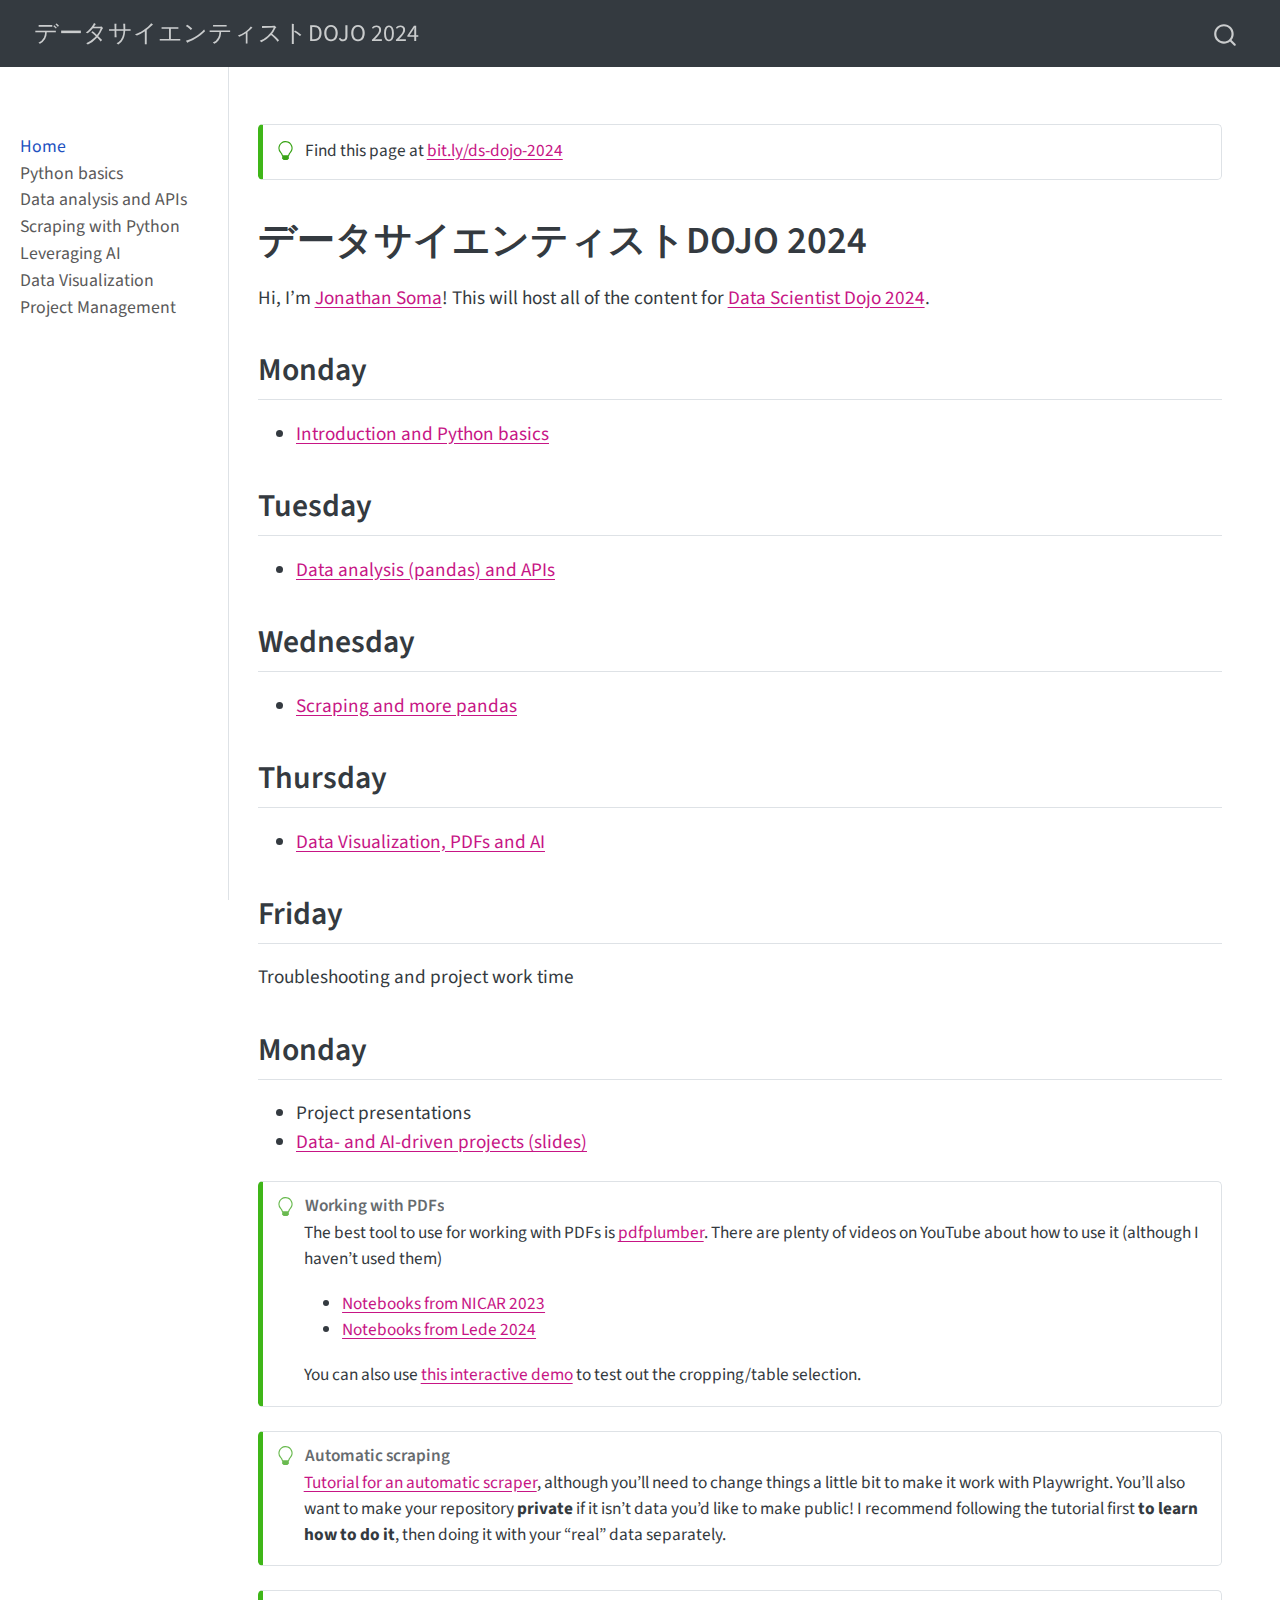
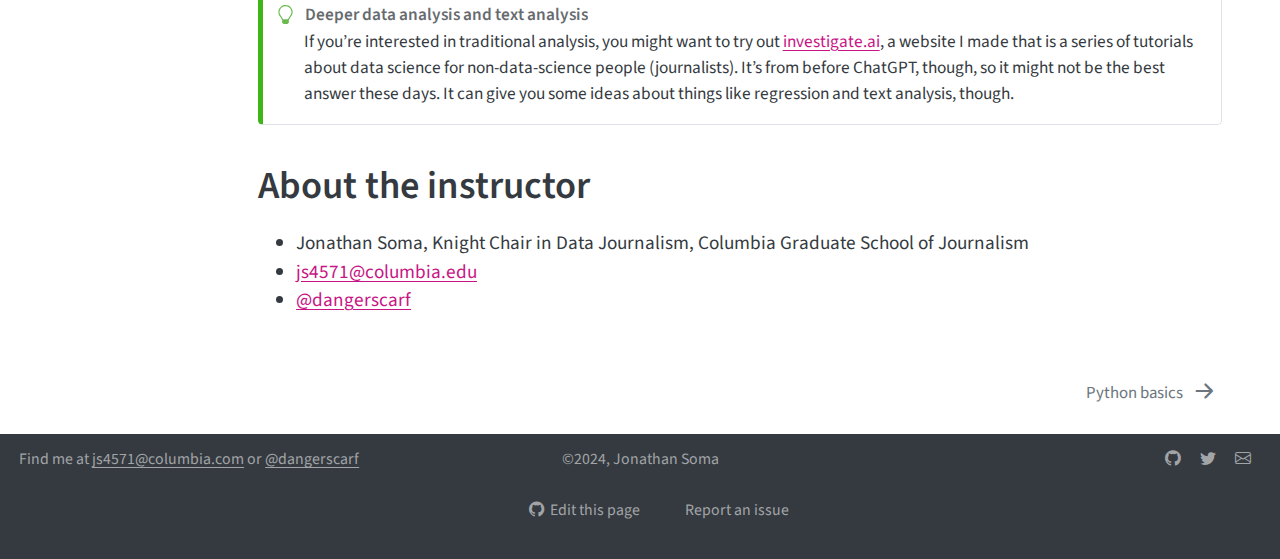
<file: docs/index.html>
<!DOCTYPE html>
<html xmlns="http://www.w3.org/1999/xhtml" lang="en" xml:lang="en"><head>

<meta charset="utf-8">
<meta name="generator" content="quarto-1.4.550">

<meta name="viewport" content="width=device-width, initial-scale=1.0, user-scalable=yes">


<title>データサイエンティストDOJO 2024</title>
<style>
code{white-space: pre-wrap;}
span.smallcaps{font-variant: small-caps;}
div.columns{display: flex; gap: min(4vw, 1.5em);}
div.column{flex: auto; overflow-x: auto;}
div.hanging-indent{margin-left: 1.5em; text-indent: -1.5em;}
ul.task-list{list-style: none;}
ul.task-list li input[type="checkbox"] {
  width: 0.8em;
  margin: 0 0.8em 0.2em -1em; /* quarto-specific, see https://github.com/quarto-dev/quarto-cli/issues/4556 */ 
  vertical-align: middle;
}
</style>


<script src="site_libs/quarto-nav/quarto-nav.js"></script>
<script src="site_libs/quarto-nav/headroom.min.js"></script>
<script src="site_libs/clipboard/clipboard.min.js"></script>
<script src="site_libs/quarto-search/autocomplete.umd.js"></script>
<script src="site_libs/quarto-search/fuse.min.js"></script>
<script src="site_libs/quarto-search/quarto-search.js"></script>
<meta name="quarto:offset" content="./">
<link href="./basics.html" rel="next">
<script src="site_libs/quarto-html/quarto.js"></script>
<script src="site_libs/quarto-html/popper.min.js"></script>
<script src="site_libs/quarto-html/tippy.umd.min.js"></script>
<script src="site_libs/quarto-html/anchor.min.js"></script>
<link href="site_libs/quarto-html/tippy.css" rel="stylesheet">
<link href="site_libs/quarto-html/quarto-syntax-highlighting.css" rel="stylesheet" id="quarto-text-highlighting-styles">
<script src="site_libs/bootstrap/bootstrap.min.js"></script>
<link href="site_libs/bootstrap/bootstrap-icons.css" rel="stylesheet">
<link href="site_libs/bootstrap/bootstrap.min.css" rel="stylesheet" id="quarto-bootstrap" data-mode="light">
<script id="quarto-search-options" type="application/json">{
  "location": "navbar",
  "copy-button": false,
  "collapse-after": 3,
  "panel-placement": "end",
  "type": "overlay",
  "limit": 50,
  "keyboard-shortcut": [
    "f",
    "/",
    "s"
  ],
  "show-item-context": false,
  "language": {
    "search-no-results-text": "No results",
    "search-matching-documents-text": "matching documents",
    "search-copy-link-title": "Copy link to search",
    "search-hide-matches-text": "Hide additional matches",
    "search-more-match-text": "more match in this document",
    "search-more-matches-text": "more matches in this document",
    "search-clear-button-title": "Clear",
    "search-text-placeholder": "",
    "search-detached-cancel-button-title": "Cancel",
    "search-submit-button-title": "Submit",
    "search-label": "Search"
  }
}</script>


<link rel="stylesheet" href="static/style.css">
<meta name="twitter:title" content="データサイエンティストDOJO 2024">
<meta name="twitter:description" content="">
<meta name="twitter:creator" content="@dangerscarf">
<meta name="twitter:card" content="summary">
</head>

<body class="nav-sidebar docked nav-fixed fullcontent">

<div id="quarto-search-results"></div>
  <header id="quarto-header" class="headroom fixed-top">
    <nav class="navbar navbar-expand-lg " data-bs-theme="dark">
      <div class="navbar-container container-fluid">
      <div class="navbar-brand-container mx-auto">
    <a class="navbar-brand" href="./index.html">
    <span class="navbar-title">データサイエンティストDOJO 2024</span>
    </a>
  </div>
        <div class="quarto-navbar-tools">
</div>
          <div id="quarto-search" class="" title="Search"></div>
      </div> <!-- /container-fluid -->
    </nav>
  <nav class="quarto-secondary-nav">
    <div class="container-fluid d-flex">
      <button type="button" class="quarto-btn-toggle btn" data-bs-toggle="collapse" data-bs-target=".quarto-sidebar-collapse-item" aria-controls="quarto-sidebar" aria-expanded="false" aria-label="Toggle sidebar navigation" onclick="if (window.quartoToggleHeadroom) { window.quartoToggleHeadroom(); }">
        <i class="bi bi-layout-text-sidebar-reverse"></i>
      </button>
        <nav class="quarto-page-breadcrumbs" aria-label="breadcrumb"><ol class="breadcrumb"><li class="breadcrumb-item"><a href="./index.html">Home</a></li></ol></nav>
        <a class="flex-grow-1" role="button" data-bs-toggle="collapse" data-bs-target=".quarto-sidebar-collapse-item" aria-controls="quarto-sidebar" aria-expanded="false" aria-label="Toggle sidebar navigation" onclick="if (window.quartoToggleHeadroom) { window.quartoToggleHeadroom(); }">      
        </a>
      <button type="button" class="btn quarto-search-button" aria-label="" onclick="window.quartoOpenSearch();">
        <i class="bi bi-search"></i>
      </button>
    </div>
  </nav>
</header>
<!-- content -->
<div id="quarto-content" class="quarto-container page-columns page-rows-contents page-layout-article page-navbar">
<!-- sidebar -->
  <nav id="quarto-sidebar" class="sidebar collapse collapse-horizontal quarto-sidebar-collapse-item sidebar-navigation docked overflow-auto">
        <div class="mt-2 flex-shrink-0 align-items-center">
        <div class="sidebar-search">
        <div id="quarto-search" class="" title="Search"></div>
        </div>
        </div>
    <div class="sidebar-menu-container"> 
    <ul class="list-unstyled mt-1">
        <li class="sidebar-item">
  <div class="sidebar-item-container"> 
  <a href="./index.html" class="sidebar-item-text sidebar-link active">
 <span class="menu-text">Home</span></a>
  </div>
</li>
        <li class="sidebar-item">
  <div class="sidebar-item-container"> 
  <a href="./basics.html" class="sidebar-item-text sidebar-link">
 <span class="menu-text">Python basics</span></a>
  </div>
</li>
        <li class="sidebar-item">
  <div class="sidebar-item-container"> 
  <a href="./pandas-and-apis.html" class="sidebar-item-text sidebar-link">
 <span class="menu-text">Data analysis and APIs</span></a>
  </div>
</li>
        <li class="sidebar-item">
  <div class="sidebar-item-container"> 
  <a href="./scraping.html" class="sidebar-item-text sidebar-link">
 <span class="menu-text">Scraping with Python</span></a>
  </div>
</li>
        <li class="sidebar-item">
  <div class="sidebar-item-container"> 
  <a href="./ai.html" class="sidebar-item-text sidebar-link">
 <span class="menu-text">Leveraging AI</span></a>
  </div>
</li>
        <li class="sidebar-item">
  <div class="sidebar-item-container"> 
  <a href="./data-visualization.html" class="sidebar-item-text sidebar-link">
 <span class="menu-text">Data Visualization</span></a>
  </div>
</li>
        <li class="sidebar-item">
  <div class="sidebar-item-container"> 
  <a href="./project-mgmt.html" class="sidebar-item-text sidebar-link">
 <span class="menu-text">Project Management</span></a>
  </div>
</li>
    </ul>
    </div>
</nav>
<div id="quarto-sidebar-glass" class="quarto-sidebar-collapse-item" data-bs-toggle="collapse" data-bs-target=".quarto-sidebar-collapse-item"></div>
<!-- margin-sidebar -->
    
<!-- main -->
<main class="content" id="quarto-document-content">




<div class="callout callout-style-simple callout-tip">
<div class="callout-body d-flex">
<div class="callout-icon-container">
<i class="callout-icon"></i>
</div>
<div class="callout-body-container">
<p>Find this page at <a href="https://bit.ly/ds-dojo-2024">bit.ly/ds-dojo-2024</a></p>
</div>
</div>
</div>
<section id="データサイエンティストdojo-2024" class="level1">
<h1>データサイエンティストDOJO 2024</h1>
<p>Hi, I’m <a href="https://twitter.com/dangerscarf">Jonathan Soma</a>! This will host all of the content for <a href="https://www.nikkeibp.co.jp/seminar/nb/ddojo/">Data Scientist Dojo 2024</a>.</p>
<section id="monday" class="level2">
<h2 class="anchored" data-anchor-id="monday">Monday</h2>
<ul>
<li><a href="./basics.html">Introduction and Python basics</a></li>
</ul>
</section>
<section id="tuesday" class="level2">
<h2 class="anchored" data-anchor-id="tuesday">Tuesday</h2>
<ul>
<li><a href="./pandas-and-apis.html">Data analysis (pandas) and APIs</a></li>
</ul>
</section>
<section id="wednesday" class="level2">
<h2 class="anchored" data-anchor-id="wednesday">Wednesday</h2>
<ul>
<li><a href="./scraping.html">Scraping and more pandas</a></li>
</ul>
</section>
<section id="thursday" class="level2">
<h2 class="anchored" data-anchor-id="thursday">Thursday</h2>
<ul>
<li><a href="./data-visualization.html">Data Visualization, PDFs and AI</a></li>
</ul>
</section>
<section id="friday" class="level2">
<h2 class="anchored" data-anchor-id="friday">Friday</h2>
<p>Troubleshooting and project work time</p>
</section>
<section id="monday-1" class="level2">
<h2 class="anchored" data-anchor-id="monday-1">Monday</h2>
<ul>
<li>Project presentations</li>
<li><a href="05-projects/projects.pdf">Data- and AI-driven projects (slides)</a></li>
</ul>
<div class="callout callout-style-simple callout-tip callout-titled">
<div class="callout-header d-flex align-content-center">
<div class="callout-icon-container">
<i class="callout-icon"></i>
</div>
<div class="callout-title-container flex-fill">
Working with PDFs
</div>
</div>
<div class="callout-body-container callout-body">
<p>The best tool to use for working with PDFs is <a href="https://github.com/jsvine/pdfplumber">pdfplumber</a>. There are plenty of videos on YouTube about how to use it (although I haven’t used them)</p>
<ul>
<li><a href="https://github.com/jsvine/nicar-2023-pdfplumber-workshop/tree/main/notebooks">Notebooks from NICAR 2023</a></li>
<li><a href="https://github.com/jsvine/lede-2024/tree/main/pdf-parsing/notebooks">Notebooks from Lede 2024</a></li>
</ul>
<p>You can also use <a href="https://huggingface.co/spaces/wendys-llc/pdfplumber-demo">this interactive demo</a> to test out the cropping/table selection.</p>
</div>
</div>
<div class="callout callout-style-simple callout-tip callout-titled">
<div class="callout-header d-flex align-content-center">
<div class="callout-icon-container">
<i class="callout-icon"></i>
</div>
<div class="callout-title-container flex-fill">
Automatic scraping
</div>
</div>
<div class="callout-body-container callout-body">
<p><a href="https://www.youtube.com/watch?v=QNKxzkNpsko">Tutorial for an automatic scraper</a>, although you’ll need to change things a little bit to make it work with Playwright. You’ll also want to make your repository <strong>private</strong> if it isn’t data you’d like to make public! I recommend following the tutorial first <strong>to learn how to do it</strong>, then doing it with your “real” data separately.</p>
</div>
</div>
<div class="callout callout-style-simple callout-tip callout-titled">
<div class="callout-header d-flex align-content-center">
<div class="callout-icon-container">
<i class="callout-icon"></i>
</div>
<div class="callout-title-container flex-fill">
Deeper data analysis and text analysis
</div>
</div>
<div class="callout-body-container callout-body">
<p>If you’re interested in traditional analysis, you might want to try out <a href="https://investigate.ai/">investigate.ai</a>, a website I made that is a series of tutorials about data science for non-data-science people (journalists). It’s from before ChatGPT, though, so it might not be the best answer these days. It can give you some ideas about things like regression and text analysis, though.</p>
</div>
</div>
</section>
</section>
<section id="about-the-instructor" class="level1">
<h1>About the instructor</h1>
<ul>
<li>Jonathan Soma, Knight Chair in Data Journalism, Columbia Graduate School of Journalism</li>
<li><a href="mailto:js4571@columbia.edu">js4571@columbia.edu</a></li>
<li><a href="https://twitter.com/dangerscarf"><span class="citation" data-cites="dangerscarf">@dangerscarf</span></a></li>
</ul>


</section>

</main> <!-- /main -->
<script id="quarto-html-after-body" type="application/javascript">
window.document.addEventListener("DOMContentLoaded", function (event) {
  const toggleBodyColorMode = (bsSheetEl) => {
    const mode = bsSheetEl.getAttribute("data-mode");
    const bodyEl = window.document.querySelector("body");
    if (mode === "dark") {
      bodyEl.classList.add("quarto-dark");
      bodyEl.classList.remove("quarto-light");
    } else {
      bodyEl.classList.add("quarto-light");
      bodyEl.classList.remove("quarto-dark");
    }
  }
  const toggleBodyColorPrimary = () => {
    const bsSheetEl = window.document.querySelector("link#quarto-bootstrap");
    if (bsSheetEl) {
      toggleBodyColorMode(bsSheetEl);
    }
  }
  toggleBodyColorPrimary();  
  const icon = "";
  const anchorJS = new window.AnchorJS();
  anchorJS.options = {
    placement: 'right',
    icon: icon
  };
  anchorJS.add('.anchored');
  const isCodeAnnotation = (el) => {
    for (const clz of el.classList) {
      if (clz.startsWith('code-annotation-')) {                     
        return true;
      }
    }
    return false;
  }
  const clipboard = new window.ClipboardJS('.code-copy-button', {
    text: function(trigger) {
      const codeEl = trigger.previousElementSibling.cloneNode(true);
      for (const childEl of codeEl.children) {
        if (isCodeAnnotation(childEl)) {
          childEl.remove();
        }
      }
      return codeEl.innerText;
    }
  });
  clipboard.on('success', function(e) {
    // button target
    const button = e.trigger;
    // don't keep focus
    button.blur();
    // flash "checked"
    button.classList.add('code-copy-button-checked');
    var currentTitle = button.getAttribute("title");
    button.setAttribute("title", "Copied!");
    let tooltip;
    if (window.bootstrap) {
      button.setAttribute("data-bs-toggle", "tooltip");
      button.setAttribute("data-bs-placement", "left");
      button.setAttribute("data-bs-title", "Copied!");
      tooltip = new bootstrap.Tooltip(button, 
        { trigger: "manual", 
          customClass: "code-copy-button-tooltip",
          offset: [0, -8]});
      tooltip.show();    
    }
    setTimeout(function() {
      if (tooltip) {
        tooltip.hide();
        button.removeAttribute("data-bs-title");
        button.removeAttribute("data-bs-toggle");
        button.removeAttribute("data-bs-placement");
      }
      button.setAttribute("title", currentTitle);
      button.classList.remove('code-copy-button-checked');
    }, 1000);
    // clear code selection
    e.clearSelection();
  });
  function tippyHover(el, contentFn, onTriggerFn, onUntriggerFn) {
    const config = {
      allowHTML: true,
      maxWidth: 500,
      delay: 100,
      arrow: false,
      appendTo: function(el) {
          return el.parentElement;
      },
      interactive: true,
      interactiveBorder: 10,
      theme: 'quarto',
      placement: 'bottom-start',
    };
    if (contentFn) {
      config.content = contentFn;
    }
    if (onTriggerFn) {
      config.onTrigger = onTriggerFn;
    }
    if (onUntriggerFn) {
      config.onUntrigger = onUntriggerFn;
    }
    window.tippy(el, config); 
  }
  const noterefs = window.document.querySelectorAll('a[role="doc-noteref"]');
  for (var i=0; i<noterefs.length; i++) {
    const ref = noterefs[i];
    tippyHover(ref, function() {
      // use id or data attribute instead here
      let href = ref.getAttribute('data-footnote-href') || ref.getAttribute('href');
      try { href = new URL(href).hash; } catch {}
      const id = href.replace(/^#\/?/, "");
      const note = window.document.getElementById(id);
      return note.innerHTML;
    });
  }
  const xrefs = window.document.querySelectorAll('a.quarto-xref');
  const processXRef = (id, note) => {
    // Strip column container classes
    const stripColumnClz = (el) => {
      el.classList.remove("page-full", "page-columns");
      if (el.children) {
        for (const child of el.children) {
          stripColumnClz(child);
        }
      }
    }
    stripColumnClz(note)
    if (id === null || id.startsWith('sec-')) {
      // Special case sections, only their first couple elements
      const container = document.createElement("div");
      if (note.children && note.children.length > 2) {
        container.appendChild(note.children[0].cloneNode(true));
        for (let i = 1; i < note.children.length; i++) {
          const child = note.children[i];
          if (child.tagName === "P" && child.innerText === "") {
            continue;
          } else {
            container.appendChild(child.cloneNode(true));
            break;
          }
        }
        if (window.Quarto?.typesetMath) {
          window.Quarto.typesetMath(container);
        }
        return container.innerHTML
      } else {
        if (window.Quarto?.typesetMath) {
          window.Quarto.typesetMath(note);
        }
        return note.innerHTML;
      }
    } else {
      // Remove any anchor links if they are present
      const anchorLink = note.querySelector('a.anchorjs-link');
      if (anchorLink) {
        anchorLink.remove();
      }
      if (window.Quarto?.typesetMath) {
        window.Quarto.typesetMath(note);
      }
      // TODO in 1.5, we should make sure this works without a callout special case
      if (note.classList.contains("callout")) {
        return note.outerHTML;
      } else {
        return note.innerHTML;
      }
    }
  }
  for (var i=0; i<xrefs.length; i++) {
    const xref = xrefs[i];
    tippyHover(xref, undefined, function(instance) {
      instance.disable();
      let url = xref.getAttribute('href');
      let hash = undefined; 
      if (url.startsWith('#')) {
        hash = url;
      } else {
        try { hash = new URL(url).hash; } catch {}
      }
      if (hash) {
        const id = hash.replace(/^#\/?/, "");
        const note = window.document.getElementById(id);
        if (note !== null) {
          try {
            const html = processXRef(id, note.cloneNode(true));
            instance.setContent(html);
          } finally {
            instance.enable();
            instance.show();
          }
        } else {
          // See if we can fetch this
          fetch(url.split('#')[0])
          .then(res => res.text())
          .then(html => {
            const parser = new DOMParser();
            const htmlDoc = parser.parseFromString(html, "text/html");
            const note = htmlDoc.getElementById(id);
            if (note !== null) {
              const html = processXRef(id, note);
              instance.setContent(html);
            } 
          }).finally(() => {
            instance.enable();
            instance.show();
          });
        }
      } else {
        // See if we can fetch a full url (with no hash to target)
        // This is a special case and we should probably do some content thinning / targeting
        fetch(url)
        .then(res => res.text())
        .then(html => {
          const parser = new DOMParser();
          const htmlDoc = parser.parseFromString(html, "text/html");
          const note = htmlDoc.querySelector('main.content');
          if (note !== null) {
            // This should only happen for chapter cross references
            // (since there is no id in the URL)
            // remove the first header
            if (note.children.length > 0 && note.children[0].tagName === "HEADER") {
              note.children[0].remove();
            }
            const html = processXRef(null, note);
            instance.setContent(html);
          } 
        }).finally(() => {
          instance.enable();
          instance.show();
        });
      }
    }, function(instance) {
    });
  }
      let selectedAnnoteEl;
      const selectorForAnnotation = ( cell, annotation) => {
        let cellAttr = 'data-code-cell="' + cell + '"';
        let lineAttr = 'data-code-annotation="' +  annotation + '"';
        const selector = 'span[' + cellAttr + '][' + lineAttr + ']';
        return selector;
      }
      const selectCodeLines = (annoteEl) => {
        const doc = window.document;
        const targetCell = annoteEl.getAttribute("data-target-cell");
        const targetAnnotation = annoteEl.getAttribute("data-target-annotation");
        const annoteSpan = window.document.querySelector(selectorForAnnotation(targetCell, targetAnnotation));
        const lines = annoteSpan.getAttribute("data-code-lines").split(",");
        const lineIds = lines.map((line) => {
          return targetCell + "-" + line;
        })
        let top = null;
        let height = null;
        let parent = null;
        if (lineIds.length > 0) {
            //compute the position of the single el (top and bottom and make a div)
            const el = window.document.getElementById(lineIds[0]);
            top = el.offsetTop;
            height = el.offsetHeight;
            parent = el.parentElement.parentElement;
          if (lineIds.length > 1) {
            const lastEl = window.document.getElementById(lineIds[lineIds.length - 1]);
            const bottom = lastEl.offsetTop + lastEl.offsetHeight;
            height = bottom - top;
          }
          if (top !== null && height !== null && parent !== null) {
            // cook up a div (if necessary) and position it 
            let div = window.document.getElementById("code-annotation-line-highlight");
            if (div === null) {
              div = window.document.createElement("div");
              div.setAttribute("id", "code-annotation-line-highlight");
              div.style.position = 'absolute';
              parent.appendChild(div);
            }
            div.style.top = top - 2 + "px";
            div.style.height = height + 4 + "px";
            div.style.left = 0;
            let gutterDiv = window.document.getElementById("code-annotation-line-highlight-gutter");
            if (gutterDiv === null) {
              gutterDiv = window.document.createElement("div");
              gutterDiv.setAttribute("id", "code-annotation-line-highlight-gutter");
              gutterDiv.style.position = 'absolute';
              const codeCell = window.document.getElementById(targetCell);
              const gutter = codeCell.querySelector('.code-annotation-gutter');
              gutter.appendChild(gutterDiv);
            }
            gutterDiv.style.top = top - 2 + "px";
            gutterDiv.style.height = height + 4 + "px";
          }
          selectedAnnoteEl = annoteEl;
        }
      };
      const unselectCodeLines = () => {
        const elementsIds = ["code-annotation-line-highlight", "code-annotation-line-highlight-gutter"];
        elementsIds.forEach((elId) => {
          const div = window.document.getElementById(elId);
          if (div) {
            div.remove();
          }
        });
        selectedAnnoteEl = undefined;
      };
        // Handle positioning of the toggle
    window.addEventListener(
      "resize",
      throttle(() => {
        elRect = undefined;
        if (selectedAnnoteEl) {
          selectCodeLines(selectedAnnoteEl);
        }
      }, 10)
    );
    function throttle(fn, ms) {
    let throttle = false;
    let timer;
      return (...args) => {
        if(!throttle) { // first call gets through
            fn.apply(this, args);
            throttle = true;
        } else { // all the others get throttled
            if(timer) clearTimeout(timer); // cancel #2
            timer = setTimeout(() => {
              fn.apply(this, args);
              timer = throttle = false;
            }, ms);
        }
      };
    }
      // Attach click handler to the DT
      const annoteDls = window.document.querySelectorAll('dt[data-target-cell]');
      for (const annoteDlNode of annoteDls) {
        annoteDlNode.addEventListener('click', (event) => {
          const clickedEl = event.target;
          if (clickedEl !== selectedAnnoteEl) {
            unselectCodeLines();
            const activeEl = window.document.querySelector('dt[data-target-cell].code-annotation-active');
            if (activeEl) {
              activeEl.classList.remove('code-annotation-active');
            }
            selectCodeLines(clickedEl);
            clickedEl.classList.add('code-annotation-active');
          } else {
            // Unselect the line
            unselectCodeLines();
            clickedEl.classList.remove('code-annotation-active');
          }
        });
      }
  const findCites = (el) => {
    const parentEl = el.parentElement;
    if (parentEl) {
      const cites = parentEl.dataset.cites;
      if (cites) {
        return {
          el,
          cites: cites.split(' ')
        };
      } else {
        return findCites(el.parentElement)
      }
    } else {
      return undefined;
    }
  };
  var bibliorefs = window.document.querySelectorAll('a[role="doc-biblioref"]');
  for (var i=0; i<bibliorefs.length; i++) {
    const ref = bibliorefs[i];
    const citeInfo = findCites(ref);
    if (citeInfo) {
      tippyHover(citeInfo.el, function() {
        var popup = window.document.createElement('div');
        citeInfo.cites.forEach(function(cite) {
          var citeDiv = window.document.createElement('div');
          citeDiv.classList.add('hanging-indent');
          citeDiv.classList.add('csl-entry');
          var biblioDiv = window.document.getElementById('ref-' + cite);
          if (biblioDiv) {
            citeDiv.innerHTML = biblioDiv.innerHTML;
          }
          popup.appendChild(citeDiv);
        });
        return popup.innerHTML;
      });
    }
  }
});
</script>
<nav class="page-navigation">
  <div class="nav-page nav-page-previous">
  </div>
  <div class="nav-page nav-page-next">
      <a href="./basics.html" class="pagination-link" aria-label="Python basics">
        <span class="nav-page-text">Python basics</span> <i class="bi bi-arrow-right-short"></i>
      </a>
  </div>
</nav>
</div> <!-- /content -->
<footer class="footer">
  <div class="nav-footer">
    <div class="nav-footer-left">
<p>Find me at <a href="mailto:js4571@columbia.com">js4571@columbia.com</a> or <a href="https://twitter.com/dangerscarf"><span class="citation" data-cites="dangerscarf">@dangerscarf</span></a></p>
</div>   
    <div class="nav-footer-center">
<p>©2024, Jonathan Soma</p>
<div class="toc-actions"><ul><li><a href="https://github.com/jsoma/2024-dojo/edit/main/index.qmd" class="toc-action"><i class="bi bi-github"></i>Edit this page</a></li><li><a href="https://github.com/jsoma/2024-dojo/issues/new" class="toc-action"><i class="bi empty"></i>Report an issue</a></li></ul></div></div>
    <div class="nav-footer-right">
      <ul class="footer-items list-unstyled">
    <li class="nav-item compact">
    <a class="nav-link" href="https://github.com/jsoma">
      <i class="bi bi-github" role="img">
</i> 
    </a>
  </li>  
    <li class="nav-item compact">
    <a class="nav-link" href="https://twitter.com/dangerscarf">
      <i class="bi bi-twitter" role="img">
</i> 
    </a>
  </li>  
    <li class="nav-item compact">
    <a class="nav-link" href="mailto:js4571@columbia.edu">
      <i class="bi bi-envelope" role="img">
</i> 
    </a>
  </li>  
</ul>
    </div>
  </div>
</footer>




</body></html>
</file>
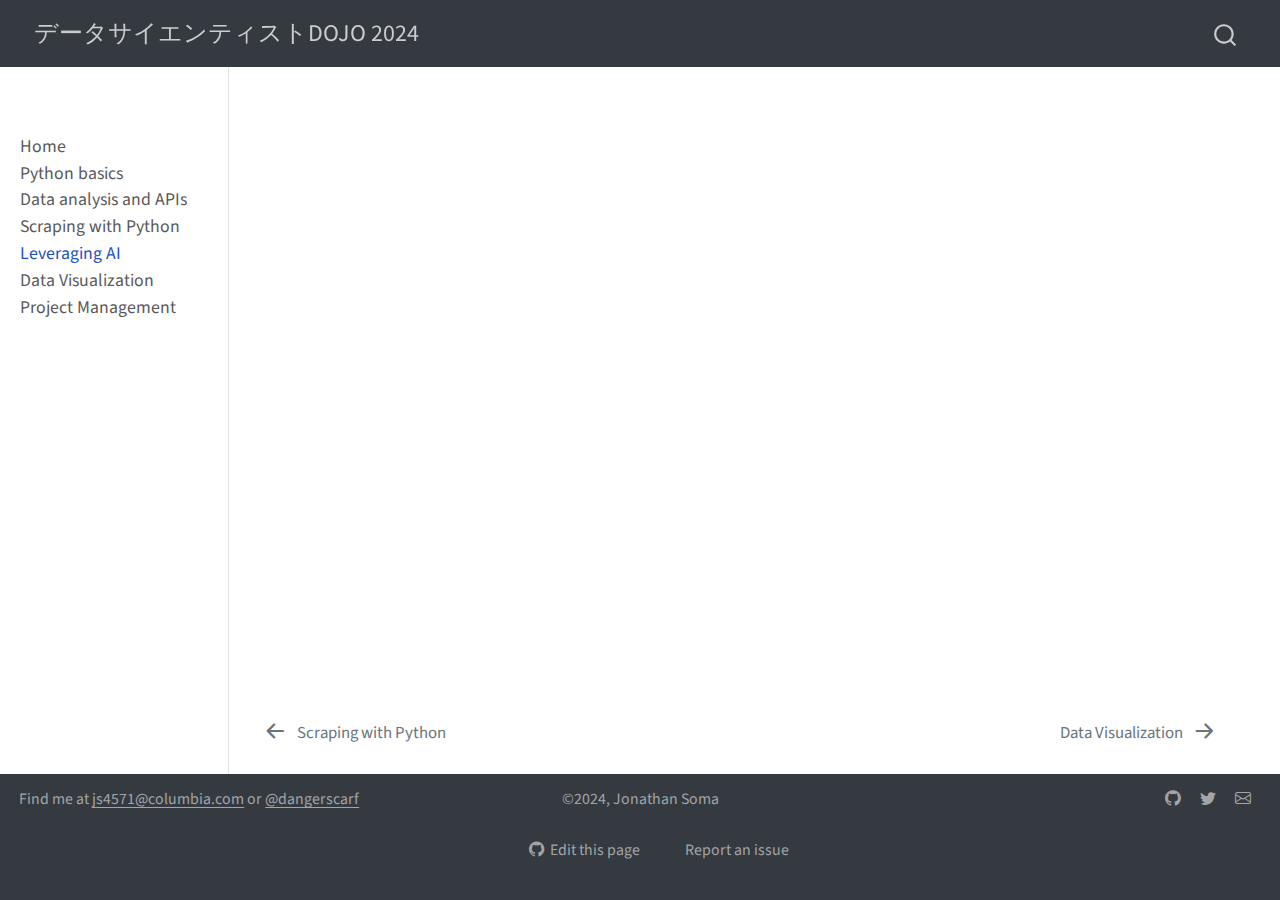
<file: docs/ai.html>
<!DOCTYPE html>
<html xmlns="http://www.w3.org/1999/xhtml" lang="en" xml:lang="en"><head>

<meta charset="utf-8">
<meta name="generator" content="quarto-1.4.550">

<meta name="viewport" content="width=device-width, initial-scale=1.0, user-scalable=yes">


<title>データサイエンティストDOJO 2024</title>
<style>
code{white-space: pre-wrap;}
span.smallcaps{font-variant: small-caps;}
div.columns{display: flex; gap: min(4vw, 1.5em);}
div.column{flex: auto; overflow-x: auto;}
div.hanging-indent{margin-left: 1.5em; text-indent: -1.5em;}
ul.task-list{list-style: none;}
ul.task-list li input[type="checkbox"] {
  width: 0.8em;
  margin: 0 0.8em 0.2em -1em; /* quarto-specific, see https://github.com/quarto-dev/quarto-cli/issues/4556 */ 
  vertical-align: middle;
}
</style>


<script src="site_libs/quarto-nav/quarto-nav.js"></script>
<script src="site_libs/quarto-nav/headroom.min.js"></script>
<script src="site_libs/clipboard/clipboard.min.js"></script>
<script src="site_libs/quarto-search/autocomplete.umd.js"></script>
<script src="site_libs/quarto-search/fuse.min.js"></script>
<script src="site_libs/quarto-search/quarto-search.js"></script>
<meta name="quarto:offset" content="./">
<link href="./data-visualization.html" rel="next">
<link href="./scraping.html" rel="prev">
<script src="site_libs/quarto-html/quarto.js"></script>
<script src="site_libs/quarto-html/popper.min.js"></script>
<script src="site_libs/quarto-html/tippy.umd.min.js"></script>
<script src="site_libs/quarto-html/anchor.min.js"></script>
<link href="site_libs/quarto-html/tippy.css" rel="stylesheet">
<link href="site_libs/quarto-html/quarto-syntax-highlighting.css" rel="stylesheet" id="quarto-text-highlighting-styles">
<script src="site_libs/bootstrap/bootstrap.min.js"></script>
<link href="site_libs/bootstrap/bootstrap-icons.css" rel="stylesheet">
<link href="site_libs/bootstrap/bootstrap.min.css" rel="stylesheet" id="quarto-bootstrap" data-mode="light">
<script id="quarto-search-options" type="application/json">{
  "location": "navbar",
  "copy-button": false,
  "collapse-after": 3,
  "panel-placement": "end",
  "type": "overlay",
  "limit": 50,
  "keyboard-shortcut": [
    "f",
    "/",
    "s"
  ],
  "show-item-context": false,
  "language": {
    "search-no-results-text": "No results",
    "search-matching-documents-text": "matching documents",
    "search-copy-link-title": "Copy link to search",
    "search-hide-matches-text": "Hide additional matches",
    "search-more-match-text": "more match in this document",
    "search-more-matches-text": "more matches in this document",
    "search-clear-button-title": "Clear",
    "search-text-placeholder": "",
    "search-detached-cancel-button-title": "Cancel",
    "search-submit-button-title": "Submit",
    "search-label": "Search"
  }
}</script>


<link rel="stylesheet" href="static/style.css">
<meta name="twitter:title" content="データサイエンティストDOJO 2024">
<meta name="twitter:creator" content="@dangerscarf">
<meta name="twitter:card" content="summary">
</head>

<body class="nav-sidebar docked nav-fixed fullcontent">

<div id="quarto-search-results"></div>
  <header id="quarto-header" class="headroom fixed-top">
    <nav class="navbar navbar-expand-lg " data-bs-theme="dark">
      <div class="navbar-container container-fluid">
      <div class="navbar-brand-container mx-auto">
    <a class="navbar-brand" href="./index.html">
    <span class="navbar-title">データサイエンティストDOJO 2024</span>
    </a>
  </div>
        <div class="quarto-navbar-tools">
</div>
          <div id="quarto-search" class="" title="Search"></div>
      </div> <!-- /container-fluid -->
    </nav>
  <nav class="quarto-secondary-nav">
    <div class="container-fluid d-flex">
      <button type="button" class="quarto-btn-toggle btn" data-bs-toggle="collapse" data-bs-target=".quarto-sidebar-collapse-item" aria-controls="quarto-sidebar" aria-expanded="false" aria-label="Toggle sidebar navigation" onclick="if (window.quartoToggleHeadroom) { window.quartoToggleHeadroom(); }">
        <i class="bi bi-layout-text-sidebar-reverse"></i>
      </button>
        <nav class="quarto-page-breadcrumbs" aria-label="breadcrumb"><ol class="breadcrumb"><li class="breadcrumb-item"><a href="./ai.html">Leveraging AI</a></li></ol></nav>
        <a class="flex-grow-1" role="button" data-bs-toggle="collapse" data-bs-target=".quarto-sidebar-collapse-item" aria-controls="quarto-sidebar" aria-expanded="false" aria-label="Toggle sidebar navigation" onclick="if (window.quartoToggleHeadroom) { window.quartoToggleHeadroom(); }">      
        </a>
      <button type="button" class="btn quarto-search-button" aria-label="" onclick="window.quartoOpenSearch();">
        <i class="bi bi-search"></i>
      </button>
    </div>
  </nav>
</header>
<!-- content -->
<div id="quarto-content" class="quarto-container page-columns page-rows-contents page-layout-article page-navbar">
<!-- sidebar -->
  <nav id="quarto-sidebar" class="sidebar collapse collapse-horizontal quarto-sidebar-collapse-item sidebar-navigation docked overflow-auto">
        <div class="mt-2 flex-shrink-0 align-items-center">
        <div class="sidebar-search">
        <div id="quarto-search" class="" title="Search"></div>
        </div>
        </div>
    <div class="sidebar-menu-container"> 
    <ul class="list-unstyled mt-1">
        <li class="sidebar-item">
  <div class="sidebar-item-container"> 
  <a href="./index.html" class="sidebar-item-text sidebar-link">
 <span class="menu-text">Home</span></a>
  </div>
</li>
        <li class="sidebar-item">
  <div class="sidebar-item-container"> 
  <a href="./basics.html" class="sidebar-item-text sidebar-link">
 <span class="menu-text">Python basics</span></a>
  </div>
</li>
        <li class="sidebar-item">
  <div class="sidebar-item-container"> 
  <a href="./pandas-and-apis.html" class="sidebar-item-text sidebar-link">
 <span class="menu-text">Data analysis and APIs</span></a>
  </div>
</li>
        <li class="sidebar-item">
  <div class="sidebar-item-container"> 
  <a href="./scraping.html" class="sidebar-item-text sidebar-link">
 <span class="menu-text">Scraping with Python</span></a>
  </div>
</li>
        <li class="sidebar-item">
  <div class="sidebar-item-container"> 
  <a href="./ai.html" class="sidebar-item-text sidebar-link active">
 <span class="menu-text">Leveraging AI</span></a>
  </div>
</li>
        <li class="sidebar-item">
  <div class="sidebar-item-container"> 
  <a href="./data-visualization.html" class="sidebar-item-text sidebar-link">
 <span class="menu-text">Data Visualization</span></a>
  </div>
</li>
        <li class="sidebar-item">
  <div class="sidebar-item-container"> 
  <a href="./project-mgmt.html" class="sidebar-item-text sidebar-link">
 <span class="menu-text">Project Management</span></a>
  </div>
</li>
    </ul>
    </div>
</nav>
<div id="quarto-sidebar-glass" class="quarto-sidebar-collapse-item" data-bs-toggle="collapse" data-bs-target=".quarto-sidebar-collapse-item"></div>
<!-- margin-sidebar -->
    
<!-- main -->
<main class="content" id="quarto-document-content">







</main> <!-- /main -->
<script id="quarto-html-after-body" type="application/javascript">
window.document.addEventListener("DOMContentLoaded", function (event) {
  const toggleBodyColorMode = (bsSheetEl) => {
    const mode = bsSheetEl.getAttribute("data-mode");
    const bodyEl = window.document.querySelector("body");
    if (mode === "dark") {
      bodyEl.classList.add("quarto-dark");
      bodyEl.classList.remove("quarto-light");
    } else {
      bodyEl.classList.add("quarto-light");
      bodyEl.classList.remove("quarto-dark");
    }
  }
  const toggleBodyColorPrimary = () => {
    const bsSheetEl = window.document.querySelector("link#quarto-bootstrap");
    if (bsSheetEl) {
      toggleBodyColorMode(bsSheetEl);
    }
  }
  toggleBodyColorPrimary();  
  const icon = "";
  const anchorJS = new window.AnchorJS();
  anchorJS.options = {
    placement: 'right',
    icon: icon
  };
  anchorJS.add('.anchored');
  const isCodeAnnotation = (el) => {
    for (const clz of el.classList) {
      if (clz.startsWith('code-annotation-')) {                     
        return true;
      }
    }
    return false;
  }
  const clipboard = new window.ClipboardJS('.code-copy-button', {
    text: function(trigger) {
      const codeEl = trigger.previousElementSibling.cloneNode(true);
      for (const childEl of codeEl.children) {
        if (isCodeAnnotation(childEl)) {
          childEl.remove();
        }
      }
      return codeEl.innerText;
    }
  });
  clipboard.on('success', function(e) {
    // button target
    const button = e.trigger;
    // don't keep focus
    button.blur();
    // flash "checked"
    button.classList.add('code-copy-button-checked');
    var currentTitle = button.getAttribute("title");
    button.setAttribute("title", "Copied!");
    let tooltip;
    if (window.bootstrap) {
      button.setAttribute("data-bs-toggle", "tooltip");
      button.setAttribute("data-bs-placement", "left");
      button.setAttribute("data-bs-title", "Copied!");
      tooltip = new bootstrap.Tooltip(button, 
        { trigger: "manual", 
          customClass: "code-copy-button-tooltip",
          offset: [0, -8]});
      tooltip.show();    
    }
    setTimeout(function() {
      if (tooltip) {
        tooltip.hide();
        button.removeAttribute("data-bs-title");
        button.removeAttribute("data-bs-toggle");
        button.removeAttribute("data-bs-placement");
      }
      button.setAttribute("title", currentTitle);
      button.classList.remove('code-copy-button-checked');
    }, 1000);
    // clear code selection
    e.clearSelection();
  });
  function tippyHover(el, contentFn, onTriggerFn, onUntriggerFn) {
    const config = {
      allowHTML: true,
      maxWidth: 500,
      delay: 100,
      arrow: false,
      appendTo: function(el) {
          return el.parentElement;
      },
      interactive: true,
      interactiveBorder: 10,
      theme: 'quarto',
      placement: 'bottom-start',
    };
    if (contentFn) {
      config.content = contentFn;
    }
    if (onTriggerFn) {
      config.onTrigger = onTriggerFn;
    }
    if (onUntriggerFn) {
      config.onUntrigger = onUntriggerFn;
    }
    window.tippy(el, config); 
  }
  const noterefs = window.document.querySelectorAll('a[role="doc-noteref"]');
  for (var i=0; i<noterefs.length; i++) {
    const ref = noterefs[i];
    tippyHover(ref, function() {
      // use id or data attribute instead here
      let href = ref.getAttribute('data-footnote-href') || ref.getAttribute('href');
      try { href = new URL(href).hash; } catch {}
      const id = href.replace(/^#\/?/, "");
      const note = window.document.getElementById(id);
      return note.innerHTML;
    });
  }
  const xrefs = window.document.querySelectorAll('a.quarto-xref');
  const processXRef = (id, note) => {
    // Strip column container classes
    const stripColumnClz = (el) => {
      el.classList.remove("page-full", "page-columns");
      if (el.children) {
        for (const child of el.children) {
          stripColumnClz(child);
        }
      }
    }
    stripColumnClz(note)
    if (id === null || id.startsWith('sec-')) {
      // Special case sections, only their first couple elements
      const container = document.createElement("div");
      if (note.children && note.children.length > 2) {
        container.appendChild(note.children[0].cloneNode(true));
        for (let i = 1; i < note.children.length; i++) {
          const child = note.children[i];
          if (child.tagName === "P" && child.innerText === "") {
            continue;
          } else {
            container.appendChild(child.cloneNode(true));
            break;
          }
        }
        if (window.Quarto?.typesetMath) {
          window.Quarto.typesetMath(container);
        }
        return container.innerHTML
      } else {
        if (window.Quarto?.typesetMath) {
          window.Quarto.typesetMath(note);
        }
        return note.innerHTML;
      }
    } else {
      // Remove any anchor links if they are present
      const anchorLink = note.querySelector('a.anchorjs-link');
      if (anchorLink) {
        anchorLink.remove();
      }
      if (window.Quarto?.typesetMath) {
        window.Quarto.typesetMath(note);
      }
      // TODO in 1.5, we should make sure this works without a callout special case
      if (note.classList.contains("callout")) {
        return note.outerHTML;
      } else {
        return note.innerHTML;
      }
    }
  }
  for (var i=0; i<xrefs.length; i++) {
    const xref = xrefs[i];
    tippyHover(xref, undefined, function(instance) {
      instance.disable();
      let url = xref.getAttribute('href');
      let hash = undefined; 
      if (url.startsWith('#')) {
        hash = url;
      } else {
        try { hash = new URL(url).hash; } catch {}
      }
      if (hash) {
        const id = hash.replace(/^#\/?/, "");
        const note = window.document.getElementById(id);
        if (note !== null) {
          try {
            const html = processXRef(id, note.cloneNode(true));
            instance.setContent(html);
          } finally {
            instance.enable();
            instance.show();
          }
        } else {
          // See if we can fetch this
          fetch(url.split('#')[0])
          .then(res => res.text())
          .then(html => {
            const parser = new DOMParser();
            const htmlDoc = parser.parseFromString(html, "text/html");
            const note = htmlDoc.getElementById(id);
            if (note !== null) {
              const html = processXRef(id, note);
              instance.setContent(html);
            } 
          }).finally(() => {
            instance.enable();
            instance.show();
          });
        }
      } else {
        // See if we can fetch a full url (with no hash to target)
        // This is a special case and we should probably do some content thinning / targeting
        fetch(url)
        .then(res => res.text())
        .then(html => {
          const parser = new DOMParser();
          const htmlDoc = parser.parseFromString(html, "text/html");
          const note = htmlDoc.querySelector('main.content');
          if (note !== null) {
            // This should only happen for chapter cross references
            // (since there is no id in the URL)
            // remove the first header
            if (note.children.length > 0 && note.children[0].tagName === "HEADER") {
              note.children[0].remove();
            }
            const html = processXRef(null, note);
            instance.setContent(html);
          } 
        }).finally(() => {
          instance.enable();
          instance.show();
        });
      }
    }, function(instance) {
    });
  }
      let selectedAnnoteEl;
      const selectorForAnnotation = ( cell, annotation) => {
        let cellAttr = 'data-code-cell="' + cell + '"';
        let lineAttr = 'data-code-annotation="' +  annotation + '"';
        const selector = 'span[' + cellAttr + '][' + lineAttr + ']';
        return selector;
      }
      const selectCodeLines = (annoteEl) => {
        const doc = window.document;
        const targetCell = annoteEl.getAttribute("data-target-cell");
        const targetAnnotation = annoteEl.getAttribute("data-target-annotation");
        const annoteSpan = window.document.querySelector(selectorForAnnotation(targetCell, targetAnnotation));
        const lines = annoteSpan.getAttribute("data-code-lines").split(",");
        const lineIds = lines.map((line) => {
          return targetCell + "-" + line;
        })
        let top = null;
        let height = null;
        let parent = null;
        if (lineIds.length > 0) {
            //compute the position of the single el (top and bottom and make a div)
            const el = window.document.getElementById(lineIds[0]);
            top = el.offsetTop;
            height = el.offsetHeight;
            parent = el.parentElement.parentElement;
          if (lineIds.length > 1) {
            const lastEl = window.document.getElementById(lineIds[lineIds.length - 1]);
            const bottom = lastEl.offsetTop + lastEl.offsetHeight;
            height = bottom - top;
          }
          if (top !== null && height !== null && parent !== null) {
            // cook up a div (if necessary) and position it 
            let div = window.document.getElementById("code-annotation-line-highlight");
            if (div === null) {
              div = window.document.createElement("div");
              div.setAttribute("id", "code-annotation-line-highlight");
              div.style.position = 'absolute';
              parent.appendChild(div);
            }
            div.style.top = top - 2 + "px";
            div.style.height = height + 4 + "px";
            div.style.left = 0;
            let gutterDiv = window.document.getElementById("code-annotation-line-highlight-gutter");
            if (gutterDiv === null) {
              gutterDiv = window.document.createElement("div");
              gutterDiv.setAttribute("id", "code-annotation-line-highlight-gutter");
              gutterDiv.style.position = 'absolute';
              const codeCell = window.document.getElementById(targetCell);
              const gutter = codeCell.querySelector('.code-annotation-gutter');
              gutter.appendChild(gutterDiv);
            }
            gutterDiv.style.top = top - 2 + "px";
            gutterDiv.style.height = height + 4 + "px";
          }
          selectedAnnoteEl = annoteEl;
        }
      };
      const unselectCodeLines = () => {
        const elementsIds = ["code-annotation-line-highlight", "code-annotation-line-highlight-gutter"];
        elementsIds.forEach((elId) => {
          const div = window.document.getElementById(elId);
          if (div) {
            div.remove();
          }
        });
        selectedAnnoteEl = undefined;
      };
        // Handle positioning of the toggle
    window.addEventListener(
      "resize",
      throttle(() => {
        elRect = undefined;
        if (selectedAnnoteEl) {
          selectCodeLines(selectedAnnoteEl);
        }
      }, 10)
    );
    function throttle(fn, ms) {
    let throttle = false;
    let timer;
      return (...args) => {
        if(!throttle) { // first call gets through
            fn.apply(this, args);
            throttle = true;
        } else { // all the others get throttled
            if(timer) clearTimeout(timer); // cancel #2
            timer = setTimeout(() => {
              fn.apply(this, args);
              timer = throttle = false;
            }, ms);
        }
      };
    }
      // Attach click handler to the DT
      const annoteDls = window.document.querySelectorAll('dt[data-target-cell]');
      for (const annoteDlNode of annoteDls) {
        annoteDlNode.addEventListener('click', (event) => {
          const clickedEl = event.target;
          if (clickedEl !== selectedAnnoteEl) {
            unselectCodeLines();
            const activeEl = window.document.querySelector('dt[data-target-cell].code-annotation-active');
            if (activeEl) {
              activeEl.classList.remove('code-annotation-active');
            }
            selectCodeLines(clickedEl);
            clickedEl.classList.add('code-annotation-active');
          } else {
            // Unselect the line
            unselectCodeLines();
            clickedEl.classList.remove('code-annotation-active');
          }
        });
      }
  const findCites = (el) => {
    const parentEl = el.parentElement;
    if (parentEl) {
      const cites = parentEl.dataset.cites;
      if (cites) {
        return {
          el,
          cites: cites.split(' ')
        };
      } else {
        return findCites(el.parentElement)
      }
    } else {
      return undefined;
    }
  };
  var bibliorefs = window.document.querySelectorAll('a[role="doc-biblioref"]');
  for (var i=0; i<bibliorefs.length; i++) {
    const ref = bibliorefs[i];
    const citeInfo = findCites(ref);
    if (citeInfo) {
      tippyHover(citeInfo.el, function() {
        var popup = window.document.createElement('div');
        citeInfo.cites.forEach(function(cite) {
          var citeDiv = window.document.createElement('div');
          citeDiv.classList.add('hanging-indent');
          citeDiv.classList.add('csl-entry');
          var biblioDiv = window.document.getElementById('ref-' + cite);
          if (biblioDiv) {
            citeDiv.innerHTML = biblioDiv.innerHTML;
          }
          popup.appendChild(citeDiv);
        });
        return popup.innerHTML;
      });
    }
  }
});
</script>
<nav class="page-navigation">
  <div class="nav-page nav-page-previous">
      <a href="./scraping.html" class="pagination-link" aria-label="Scraping with Python">
        <i class="bi bi-arrow-left-short"></i> <span class="nav-page-text">Scraping with Python</span>
      </a>          
  </div>
  <div class="nav-page nav-page-next">
      <a href="./data-visualization.html" class="pagination-link" aria-label="Data Visualization">
        <span class="nav-page-text">Data Visualization</span> <i class="bi bi-arrow-right-short"></i>
      </a>
  </div>
</nav>
</div> <!-- /content -->
<footer class="footer">
  <div class="nav-footer">
    <div class="nav-footer-left">
<p>Find me at <a href="mailto:js4571@columbia.com">js4571@columbia.com</a> or <a href="https://twitter.com/dangerscarf"><span class="citation" data-cites="dangerscarf">@dangerscarf</span></a></p>
</div>   
    <div class="nav-footer-center">
<p>©2024, Jonathan Soma</p>
<div class="toc-actions"><ul><li><a href="https://github.com/jsoma/2024-dojo/edit/main/ai.qmd" class="toc-action"><i class="bi bi-github"></i>Edit this page</a></li><li><a href="https://github.com/jsoma/2024-dojo/issues/new" class="toc-action"><i class="bi empty"></i>Report an issue</a></li></ul></div></div>
    <div class="nav-footer-right">
      <ul class="footer-items list-unstyled">
    <li class="nav-item compact">
    <a class="nav-link" href="https://github.com/jsoma">
      <i class="bi bi-github" role="img">
</i> 
    </a>
  </li>  
    <li class="nav-item compact">
    <a class="nav-link" href="https://twitter.com/dangerscarf">
      <i class="bi bi-twitter" role="img">
</i> 
    </a>
  </li>  
    <li class="nav-item compact">
    <a class="nav-link" href="mailto:js4571@columbia.edu">
      <i class="bi bi-envelope" role="img">
</i> 
    </a>
  </li>  
</ul>
    </div>
  </div>
</footer>




</body></html>
</file>
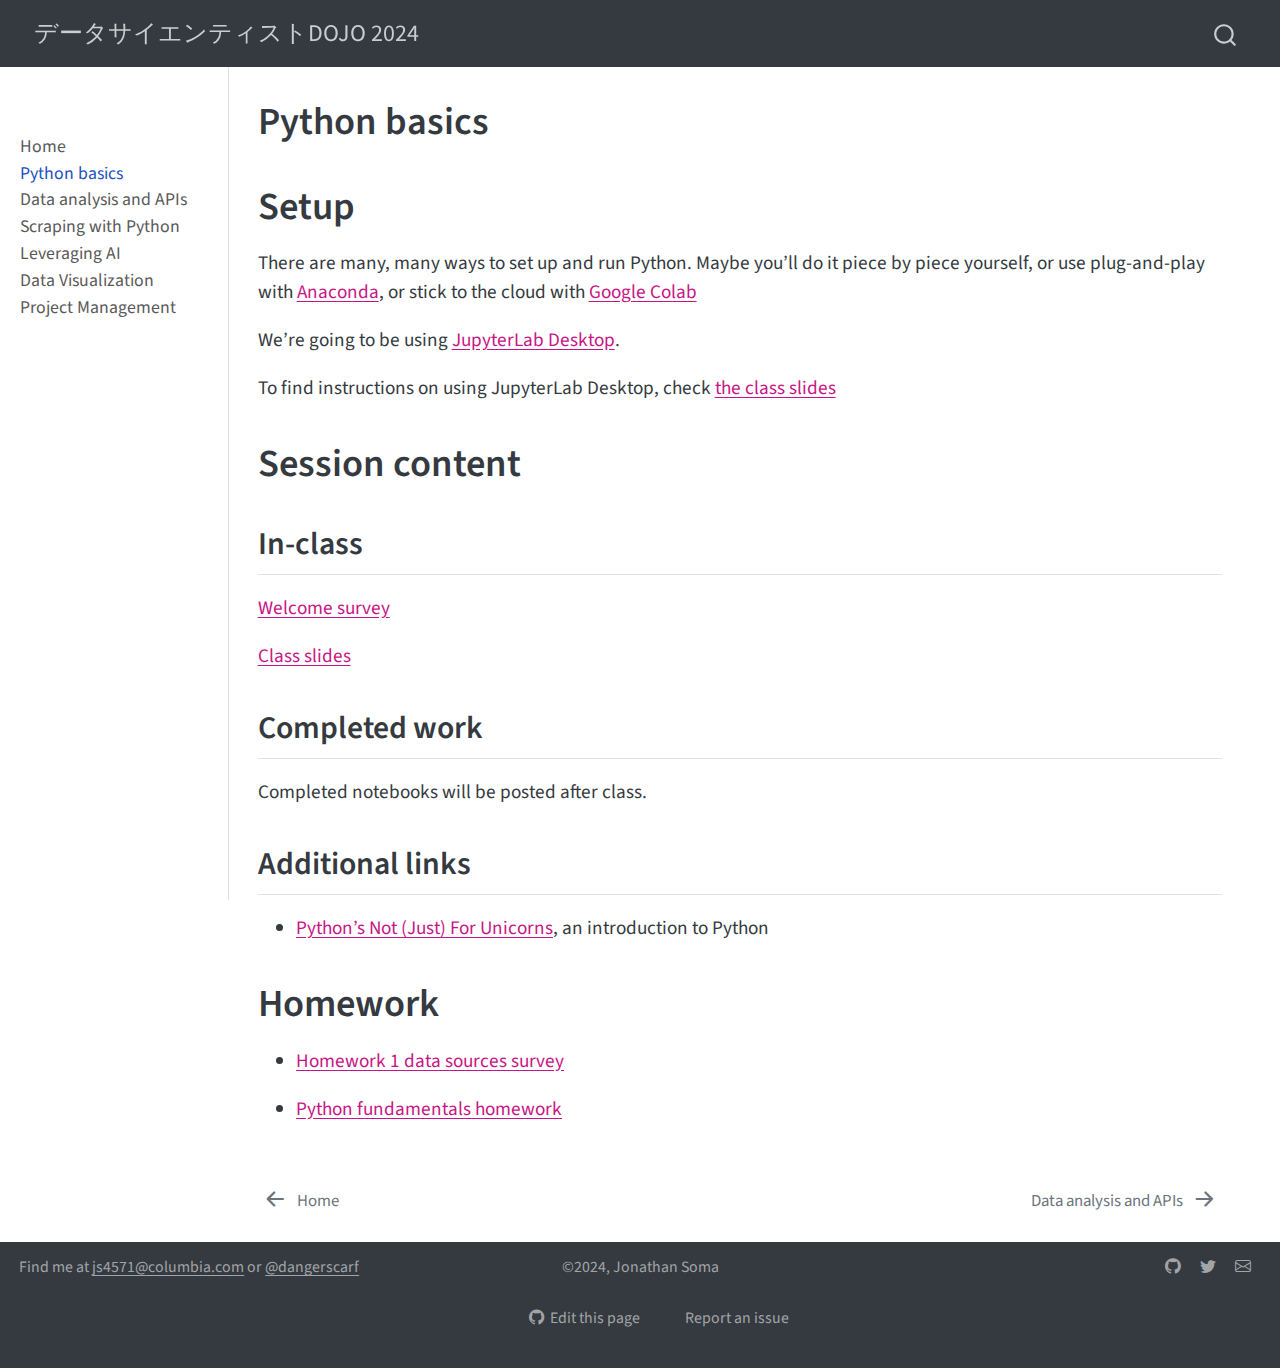
<file: docs/basics.html>
<!DOCTYPE html>
<html xmlns="http://www.w3.org/1999/xhtml" lang="en" xml:lang="en"><head>

<meta charset="utf-8">
<meta name="generator" content="quarto-1.4.550">

<meta name="viewport" content="width=device-width, initial-scale=1.0, user-scalable=yes">


<title>データサイエンティストDOJO 2024 - Python basics</title>
<style>
code{white-space: pre-wrap;}
span.smallcaps{font-variant: small-caps;}
div.columns{display: flex; gap: min(4vw, 1.5em);}
div.column{flex: auto; overflow-x: auto;}
div.hanging-indent{margin-left: 1.5em; text-indent: -1.5em;}
ul.task-list{list-style: none;}
ul.task-list li input[type="checkbox"] {
  width: 0.8em;
  margin: 0 0.8em 0.2em -1em; /* quarto-specific, see https://github.com/quarto-dev/quarto-cli/issues/4556 */ 
  vertical-align: middle;
}
</style>


<script src="site_libs/quarto-nav/quarto-nav.js"></script>
<script src="site_libs/quarto-nav/headroom.min.js"></script>
<script src="site_libs/clipboard/clipboard.min.js"></script>
<script src="site_libs/quarto-search/autocomplete.umd.js"></script>
<script src="site_libs/quarto-search/fuse.min.js"></script>
<script src="site_libs/quarto-search/quarto-search.js"></script>
<meta name="quarto:offset" content="./">
<link href="./pandas-and-apis.html" rel="next">
<link href="./index.html" rel="prev">
<script src="site_libs/quarto-html/quarto.js"></script>
<script src="site_libs/quarto-html/popper.min.js"></script>
<script src="site_libs/quarto-html/tippy.umd.min.js"></script>
<script src="site_libs/quarto-html/anchor.min.js"></script>
<link href="site_libs/quarto-html/tippy.css" rel="stylesheet">
<link href="site_libs/quarto-html/quarto-syntax-highlighting.css" rel="stylesheet" id="quarto-text-highlighting-styles">
<script src="site_libs/bootstrap/bootstrap.min.js"></script>
<link href="site_libs/bootstrap/bootstrap-icons.css" rel="stylesheet">
<link href="site_libs/bootstrap/bootstrap.min.css" rel="stylesheet" id="quarto-bootstrap" data-mode="light">
<script id="quarto-search-options" type="application/json">{
  "location": "navbar",
  "copy-button": false,
  "collapse-after": 3,
  "panel-placement": "end",
  "type": "overlay",
  "limit": 50,
  "keyboard-shortcut": [
    "f",
    "/",
    "s"
  ],
  "show-item-context": false,
  "language": {
    "search-no-results-text": "No results",
    "search-matching-documents-text": "matching documents",
    "search-copy-link-title": "Copy link to search",
    "search-hide-matches-text": "Hide additional matches",
    "search-more-match-text": "more match in this document",
    "search-more-matches-text": "more matches in this document",
    "search-clear-button-title": "Clear",
    "search-text-placeholder": "",
    "search-detached-cancel-button-title": "Cancel",
    "search-submit-button-title": "Submit",
    "search-label": "Search"
  }
}</script>


<link rel="stylesheet" href="static/style.css">
<meta name="twitter:title" content="データサイエンティストDOJO 2024 - Python basics">
<meta name="twitter:description" content="">
<meta name="twitter:creator" content="@dangerscarf">
<meta name="twitter:card" content="summary">
</head>

<body class="nav-sidebar docked nav-fixed fullcontent">

<div id="quarto-search-results"></div>
  <header id="quarto-header" class="headroom fixed-top">
    <nav class="navbar navbar-expand-lg " data-bs-theme="dark">
      <div class="navbar-container container-fluid">
      <div class="navbar-brand-container mx-auto">
    <a class="navbar-brand" href="./index.html">
    <span class="navbar-title">データサイエンティストDOJO 2024</span>
    </a>
  </div>
        <div class="quarto-navbar-tools">
</div>
          <div id="quarto-search" class="" title="Search"></div>
      </div> <!-- /container-fluid -->
    </nav>
  <nav class="quarto-secondary-nav">
    <div class="container-fluid d-flex">
      <button type="button" class="quarto-btn-toggle btn" data-bs-toggle="collapse" data-bs-target=".quarto-sidebar-collapse-item" aria-controls="quarto-sidebar" aria-expanded="false" aria-label="Toggle sidebar navigation" onclick="if (window.quartoToggleHeadroom) { window.quartoToggleHeadroom(); }">
        <i class="bi bi-layout-text-sidebar-reverse"></i>
      </button>
        <nav class="quarto-page-breadcrumbs" aria-label="breadcrumb"><ol class="breadcrumb"><li class="breadcrumb-item"><a href="./basics.html">Python basics</a></li></ol></nav>
        <a class="flex-grow-1" role="button" data-bs-toggle="collapse" data-bs-target=".quarto-sidebar-collapse-item" aria-controls="quarto-sidebar" aria-expanded="false" aria-label="Toggle sidebar navigation" onclick="if (window.quartoToggleHeadroom) { window.quartoToggleHeadroom(); }">      
        </a>
      <button type="button" class="btn quarto-search-button" aria-label="" onclick="window.quartoOpenSearch();">
        <i class="bi bi-search"></i>
      </button>
    </div>
  </nav>
</header>
<!-- content -->
<div id="quarto-content" class="quarto-container page-columns page-rows-contents page-layout-article page-navbar">
<!-- sidebar -->
  <nav id="quarto-sidebar" class="sidebar collapse collapse-horizontal quarto-sidebar-collapse-item sidebar-navigation docked overflow-auto">
        <div class="mt-2 flex-shrink-0 align-items-center">
        <div class="sidebar-search">
        <div id="quarto-search" class="" title="Search"></div>
        </div>
        </div>
    <div class="sidebar-menu-container"> 
    <ul class="list-unstyled mt-1">
        <li class="sidebar-item">
  <div class="sidebar-item-container"> 
  <a href="./index.html" class="sidebar-item-text sidebar-link">
 <span class="menu-text">Home</span></a>
  </div>
</li>
        <li class="sidebar-item">
  <div class="sidebar-item-container"> 
  <a href="./basics.html" class="sidebar-item-text sidebar-link active">
 <span class="menu-text">Python basics</span></a>
  </div>
</li>
        <li class="sidebar-item">
  <div class="sidebar-item-container"> 
  <a href="./pandas-and-apis.html" class="sidebar-item-text sidebar-link">
 <span class="menu-text">Data analysis and APIs</span></a>
  </div>
</li>
        <li class="sidebar-item">
  <div class="sidebar-item-container"> 
  <a href="./scraping.html" class="sidebar-item-text sidebar-link">
 <span class="menu-text">Scraping with Python</span></a>
  </div>
</li>
        <li class="sidebar-item">
  <div class="sidebar-item-container"> 
  <a href="./ai.html" class="sidebar-item-text sidebar-link">
 <span class="menu-text">Leveraging AI</span></a>
  </div>
</li>
        <li class="sidebar-item">
  <div class="sidebar-item-container"> 
  <a href="./data-visualization.html" class="sidebar-item-text sidebar-link">
 <span class="menu-text">Data Visualization</span></a>
  </div>
</li>
        <li class="sidebar-item">
  <div class="sidebar-item-container"> 
  <a href="./project-mgmt.html" class="sidebar-item-text sidebar-link">
 <span class="menu-text">Project Management</span></a>
  </div>
</li>
    </ul>
    </div>
</nav>
<div id="quarto-sidebar-glass" class="quarto-sidebar-collapse-item" data-bs-toggle="collapse" data-bs-target=".quarto-sidebar-collapse-item"></div>
<!-- margin-sidebar -->
    
<!-- main -->
<main class="content" id="quarto-document-content">

<header id="title-block-header" class="quarto-title-block default">
<div class="quarto-title">
<h1 class="title">Python basics</h1>
</div>



<div class="quarto-title-meta">

    
  
    
  </div>
  


</header>


<section id="setup" class="level1">
<h1>Setup</h1>
<p>There are many, many ways to set up and run Python. Maybe you’ll do it piece by piece yourself, or use plug-and-play with <a href="https://www.anaconda.com/download">Anaconda</a>, or stick to the cloud with <a href="https://colab.research.google.com/">Google Colab</a></p>
<p>We’re going to be using <a href="https://github.com/jupyterlab/jupyterlab-desktop">JupyterLab Desktop</a>.</p>
<p>To find instructions on using JupyterLab Desktop, check <a href="01-python-basics/data-dojo-intro.pdf">the class slides</a></p>
</section>
<section id="session-content" class="level1">
<h1>Session content</h1>
<section id="in-class" class="level2">
<h2 class="anchored" data-anchor-id="in-class">In-class</h2>
<p><a href="https://docs.google.com/forms/d/e/1FAIpQLScPvh9uIHWClCkITyMOGWsb5gWOX0QAAjkLF88p53UDpnIopw/viewform?usp=sf_link">Welcome survey</a></p>
<p><a href="01-python-basics/data-dojo-intro.pdf">Class slides</a></p>
</section>
<section id="completed-work" class="level2">
<h2 class="anchored" data-anchor-id="completed-work">Completed work</h2>
<p>Completed notebooks will be posted after class.</p>
</section>
<section id="additional-links" class="level2">
<h2 class="anchored" data-anchor-id="additional-links">Additional links</h2>
<ul>
<li><a href="https://littlecolumns.com/learn/python">Python’s Not (Just) For Unicorns</a>, an introduction to Python</li>
</ul>
</section>
</section>
<section id="homework" class="level1">
<h1>Homework</h1>
<ul>
<li><p><a href="https://docs.google.com/forms/d/e/1FAIpQLSeESNZJkuUXLg2W7Uf-FROW1VCZflwMGr3Dib8yPT4rvLWoSw/viewform?usp=sf_link">Homework 1 data sources survey</a></p></li>
<li><p><a href="./01-python-basics/homework.html">Python fundamentals homework</a></p></li>
</ul>


</section>

</main> <!-- /main -->
<script id="quarto-html-after-body" type="application/javascript">
window.document.addEventListener("DOMContentLoaded", function (event) {
  const toggleBodyColorMode = (bsSheetEl) => {
    const mode = bsSheetEl.getAttribute("data-mode");
    const bodyEl = window.document.querySelector("body");
    if (mode === "dark") {
      bodyEl.classList.add("quarto-dark");
      bodyEl.classList.remove("quarto-light");
    } else {
      bodyEl.classList.add("quarto-light");
      bodyEl.classList.remove("quarto-dark");
    }
  }
  const toggleBodyColorPrimary = () => {
    const bsSheetEl = window.document.querySelector("link#quarto-bootstrap");
    if (bsSheetEl) {
      toggleBodyColorMode(bsSheetEl);
    }
  }
  toggleBodyColorPrimary();  
  const icon = "";
  const anchorJS = new window.AnchorJS();
  anchorJS.options = {
    placement: 'right',
    icon: icon
  };
  anchorJS.add('.anchored');
  const isCodeAnnotation = (el) => {
    for (const clz of el.classList) {
      if (clz.startsWith('code-annotation-')) {                     
        return true;
      }
    }
    return false;
  }
  const clipboard = new window.ClipboardJS('.code-copy-button', {
    text: function(trigger) {
      const codeEl = trigger.previousElementSibling.cloneNode(true);
      for (const childEl of codeEl.children) {
        if (isCodeAnnotation(childEl)) {
          childEl.remove();
        }
      }
      return codeEl.innerText;
    }
  });
  clipboard.on('success', function(e) {
    // button target
    const button = e.trigger;
    // don't keep focus
    button.blur();
    // flash "checked"
    button.classList.add('code-copy-button-checked');
    var currentTitle = button.getAttribute("title");
    button.setAttribute("title", "Copied!");
    let tooltip;
    if (window.bootstrap) {
      button.setAttribute("data-bs-toggle", "tooltip");
      button.setAttribute("data-bs-placement", "left");
      button.setAttribute("data-bs-title", "Copied!");
      tooltip = new bootstrap.Tooltip(button, 
        { trigger: "manual", 
          customClass: "code-copy-button-tooltip",
          offset: [0, -8]});
      tooltip.show();    
    }
    setTimeout(function() {
      if (tooltip) {
        tooltip.hide();
        button.removeAttribute("data-bs-title");
        button.removeAttribute("data-bs-toggle");
        button.removeAttribute("data-bs-placement");
      }
      button.setAttribute("title", currentTitle);
      button.classList.remove('code-copy-button-checked');
    }, 1000);
    // clear code selection
    e.clearSelection();
  });
  function tippyHover(el, contentFn, onTriggerFn, onUntriggerFn) {
    const config = {
      allowHTML: true,
      maxWidth: 500,
      delay: 100,
      arrow: false,
      appendTo: function(el) {
          return el.parentElement;
      },
      interactive: true,
      interactiveBorder: 10,
      theme: 'quarto',
      placement: 'bottom-start',
    };
    if (contentFn) {
      config.content = contentFn;
    }
    if (onTriggerFn) {
      config.onTrigger = onTriggerFn;
    }
    if (onUntriggerFn) {
      config.onUntrigger = onUntriggerFn;
    }
    window.tippy(el, config); 
  }
  const noterefs = window.document.querySelectorAll('a[role="doc-noteref"]');
  for (var i=0; i<noterefs.length; i++) {
    const ref = noterefs[i];
    tippyHover(ref, function() {
      // use id or data attribute instead here
      let href = ref.getAttribute('data-footnote-href') || ref.getAttribute('href');
      try { href = new URL(href).hash; } catch {}
      const id = href.replace(/^#\/?/, "");
      const note = window.document.getElementById(id);
      return note.innerHTML;
    });
  }
  const xrefs = window.document.querySelectorAll('a.quarto-xref');
  const processXRef = (id, note) => {
    // Strip column container classes
    const stripColumnClz = (el) => {
      el.classList.remove("page-full", "page-columns");
      if (el.children) {
        for (const child of el.children) {
          stripColumnClz(child);
        }
      }
    }
    stripColumnClz(note)
    if (id === null || id.startsWith('sec-')) {
      // Special case sections, only their first couple elements
      const container = document.createElement("div");
      if (note.children && note.children.length > 2) {
        container.appendChild(note.children[0].cloneNode(true));
        for (let i = 1; i < note.children.length; i++) {
          const child = note.children[i];
          if (child.tagName === "P" && child.innerText === "") {
            continue;
          } else {
            container.appendChild(child.cloneNode(true));
            break;
          }
        }
        if (window.Quarto?.typesetMath) {
          window.Quarto.typesetMath(container);
        }
        return container.innerHTML
      } else {
        if (window.Quarto?.typesetMath) {
          window.Quarto.typesetMath(note);
        }
        return note.innerHTML;
      }
    } else {
      // Remove any anchor links if they are present
      const anchorLink = note.querySelector('a.anchorjs-link');
      if (anchorLink) {
        anchorLink.remove();
      }
      if (window.Quarto?.typesetMath) {
        window.Quarto.typesetMath(note);
      }
      // TODO in 1.5, we should make sure this works without a callout special case
      if (note.classList.contains("callout")) {
        return note.outerHTML;
      } else {
        return note.innerHTML;
      }
    }
  }
  for (var i=0; i<xrefs.length; i++) {
    const xref = xrefs[i];
    tippyHover(xref, undefined, function(instance) {
      instance.disable();
      let url = xref.getAttribute('href');
      let hash = undefined; 
      if (url.startsWith('#')) {
        hash = url;
      } else {
        try { hash = new URL(url).hash; } catch {}
      }
      if (hash) {
        const id = hash.replace(/^#\/?/, "");
        const note = window.document.getElementById(id);
        if (note !== null) {
          try {
            const html = processXRef(id, note.cloneNode(true));
            instance.setContent(html);
          } finally {
            instance.enable();
            instance.show();
          }
        } else {
          // See if we can fetch this
          fetch(url.split('#')[0])
          .then(res => res.text())
          .then(html => {
            const parser = new DOMParser();
            const htmlDoc = parser.parseFromString(html, "text/html");
            const note = htmlDoc.getElementById(id);
            if (note !== null) {
              const html = processXRef(id, note);
              instance.setContent(html);
            } 
          }).finally(() => {
            instance.enable();
            instance.show();
          });
        }
      } else {
        // See if we can fetch a full url (with no hash to target)
        // This is a special case and we should probably do some content thinning / targeting
        fetch(url)
        .then(res => res.text())
        .then(html => {
          const parser = new DOMParser();
          const htmlDoc = parser.parseFromString(html, "text/html");
          const note = htmlDoc.querySelector('main.content');
          if (note !== null) {
            // This should only happen for chapter cross references
            // (since there is no id in the URL)
            // remove the first header
            if (note.children.length > 0 && note.children[0].tagName === "HEADER") {
              note.children[0].remove();
            }
            const html = processXRef(null, note);
            instance.setContent(html);
          } 
        }).finally(() => {
          instance.enable();
          instance.show();
        });
      }
    }, function(instance) {
    });
  }
      let selectedAnnoteEl;
      const selectorForAnnotation = ( cell, annotation) => {
        let cellAttr = 'data-code-cell="' + cell + '"';
        let lineAttr = 'data-code-annotation="' +  annotation + '"';
        const selector = 'span[' + cellAttr + '][' + lineAttr + ']';
        return selector;
      }
      const selectCodeLines = (annoteEl) => {
        const doc = window.document;
        const targetCell = annoteEl.getAttribute("data-target-cell");
        const targetAnnotation = annoteEl.getAttribute("data-target-annotation");
        const annoteSpan = window.document.querySelector(selectorForAnnotation(targetCell, targetAnnotation));
        const lines = annoteSpan.getAttribute("data-code-lines").split(",");
        const lineIds = lines.map((line) => {
          return targetCell + "-" + line;
        })
        let top = null;
        let height = null;
        let parent = null;
        if (lineIds.length > 0) {
            //compute the position of the single el (top and bottom and make a div)
            const el = window.document.getElementById(lineIds[0]);
            top = el.offsetTop;
            height = el.offsetHeight;
            parent = el.parentElement.parentElement;
          if (lineIds.length > 1) {
            const lastEl = window.document.getElementById(lineIds[lineIds.length - 1]);
            const bottom = lastEl.offsetTop + lastEl.offsetHeight;
            height = bottom - top;
          }
          if (top !== null && height !== null && parent !== null) {
            // cook up a div (if necessary) and position it 
            let div = window.document.getElementById("code-annotation-line-highlight");
            if (div === null) {
              div = window.document.createElement("div");
              div.setAttribute("id", "code-annotation-line-highlight");
              div.style.position = 'absolute';
              parent.appendChild(div);
            }
            div.style.top = top - 2 + "px";
            div.style.height = height + 4 + "px";
            div.style.left = 0;
            let gutterDiv = window.document.getElementById("code-annotation-line-highlight-gutter");
            if (gutterDiv === null) {
              gutterDiv = window.document.createElement("div");
              gutterDiv.setAttribute("id", "code-annotation-line-highlight-gutter");
              gutterDiv.style.position = 'absolute';
              const codeCell = window.document.getElementById(targetCell);
              const gutter = codeCell.querySelector('.code-annotation-gutter');
              gutter.appendChild(gutterDiv);
            }
            gutterDiv.style.top = top - 2 + "px";
            gutterDiv.style.height = height + 4 + "px";
          }
          selectedAnnoteEl = annoteEl;
        }
      };
      const unselectCodeLines = () => {
        const elementsIds = ["code-annotation-line-highlight", "code-annotation-line-highlight-gutter"];
        elementsIds.forEach((elId) => {
          const div = window.document.getElementById(elId);
          if (div) {
            div.remove();
          }
        });
        selectedAnnoteEl = undefined;
      };
        // Handle positioning of the toggle
    window.addEventListener(
      "resize",
      throttle(() => {
        elRect = undefined;
        if (selectedAnnoteEl) {
          selectCodeLines(selectedAnnoteEl);
        }
      }, 10)
    );
    function throttle(fn, ms) {
    let throttle = false;
    let timer;
      return (...args) => {
        if(!throttle) { // first call gets through
            fn.apply(this, args);
            throttle = true;
        } else { // all the others get throttled
            if(timer) clearTimeout(timer); // cancel #2
            timer = setTimeout(() => {
              fn.apply(this, args);
              timer = throttle = false;
            }, ms);
        }
      };
    }
      // Attach click handler to the DT
      const annoteDls = window.document.querySelectorAll('dt[data-target-cell]');
      for (const annoteDlNode of annoteDls) {
        annoteDlNode.addEventListener('click', (event) => {
          const clickedEl = event.target;
          if (clickedEl !== selectedAnnoteEl) {
            unselectCodeLines();
            const activeEl = window.document.querySelector('dt[data-target-cell].code-annotation-active');
            if (activeEl) {
              activeEl.classList.remove('code-annotation-active');
            }
            selectCodeLines(clickedEl);
            clickedEl.classList.add('code-annotation-active');
          } else {
            // Unselect the line
            unselectCodeLines();
            clickedEl.classList.remove('code-annotation-active');
          }
        });
      }
  const findCites = (el) => {
    const parentEl = el.parentElement;
    if (parentEl) {
      const cites = parentEl.dataset.cites;
      if (cites) {
        return {
          el,
          cites: cites.split(' ')
        };
      } else {
        return findCites(el.parentElement)
      }
    } else {
      return undefined;
    }
  };
  var bibliorefs = window.document.querySelectorAll('a[role="doc-biblioref"]');
  for (var i=0; i<bibliorefs.length; i++) {
    const ref = bibliorefs[i];
    const citeInfo = findCites(ref);
    if (citeInfo) {
      tippyHover(citeInfo.el, function() {
        var popup = window.document.createElement('div');
        citeInfo.cites.forEach(function(cite) {
          var citeDiv = window.document.createElement('div');
          citeDiv.classList.add('hanging-indent');
          citeDiv.classList.add('csl-entry');
          var biblioDiv = window.document.getElementById('ref-' + cite);
          if (biblioDiv) {
            citeDiv.innerHTML = biblioDiv.innerHTML;
          }
          popup.appendChild(citeDiv);
        });
        return popup.innerHTML;
      });
    }
  }
});
</script>
<nav class="page-navigation">
  <div class="nav-page nav-page-previous">
      <a href="./index.html" class="pagination-link" aria-label="Home">
        <i class="bi bi-arrow-left-short"></i> <span class="nav-page-text">Home</span>
      </a>          
  </div>
  <div class="nav-page nav-page-next">
      <a href="./pandas-and-apis.html" class="pagination-link" aria-label="Data analysis and APIs">
        <span class="nav-page-text">Data analysis and APIs</span> <i class="bi bi-arrow-right-short"></i>
      </a>
  </div>
</nav>
</div> <!-- /content -->
<footer class="footer">
  <div class="nav-footer">
    <div class="nav-footer-left">
<p>Find me at <a href="mailto:js4571@columbia.com">js4571@columbia.com</a> or <a href="https://twitter.com/dangerscarf"><span class="citation" data-cites="dangerscarf">@dangerscarf</span></a></p>
</div>   
    <div class="nav-footer-center">
<p>©2024, Jonathan Soma</p>
<div class="toc-actions"><ul><li><a href="https://github.com/jsoma/2024-dojo/edit/main/basics.qmd" class="toc-action"><i class="bi bi-github"></i>Edit this page</a></li><li><a href="https://github.com/jsoma/2024-dojo/issues/new" class="toc-action"><i class="bi empty"></i>Report an issue</a></li></ul></div></div>
    <div class="nav-footer-right">
      <ul class="footer-items list-unstyled">
    <li class="nav-item compact">
    <a class="nav-link" href="https://github.com/jsoma">
      <i class="bi bi-github" role="img">
</i> 
    </a>
  </li>  
    <li class="nav-item compact">
    <a class="nav-link" href="https://twitter.com/dangerscarf">
      <i class="bi bi-twitter" role="img">
</i> 
    </a>
  </li>  
    <li class="nav-item compact">
    <a class="nav-link" href="mailto:js4571@columbia.edu">
      <i class="bi bi-envelope" role="img">
</i> 
    </a>
  </li>  
</ul>
    </div>
  </div>
</footer>




</body></html>
</file>
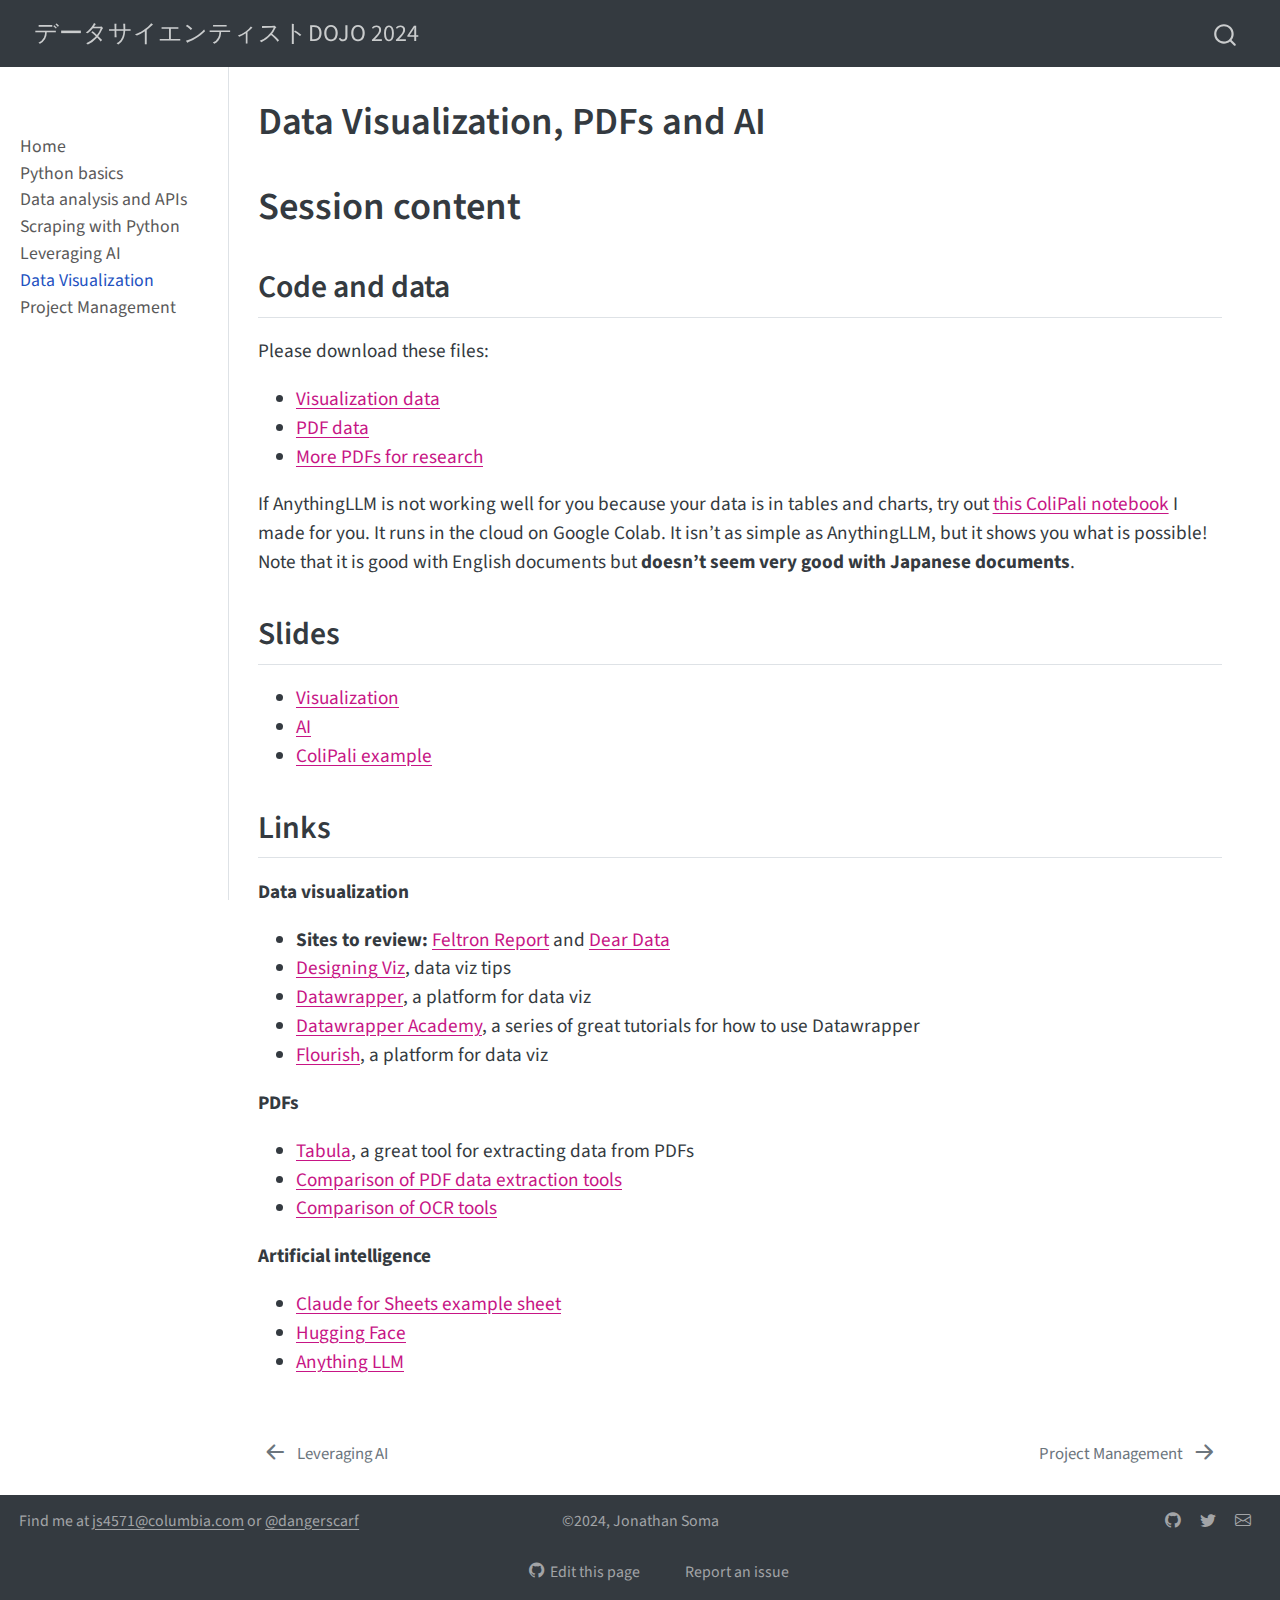
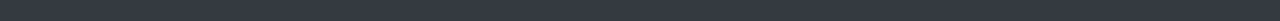
<file: docs/data-visualization.html>
<!DOCTYPE html>
<html xmlns="http://www.w3.org/1999/xhtml" lang="en" xml:lang="en"><head>

<meta charset="utf-8">
<meta name="generator" content="quarto-1.4.550">

<meta name="viewport" content="width=device-width, initial-scale=1.0, user-scalable=yes">


<title>データサイエンティストDOJO 2024 - Data Visualization, PDFs and AI</title>
<style>
code{white-space: pre-wrap;}
span.smallcaps{font-variant: small-caps;}
div.columns{display: flex; gap: min(4vw, 1.5em);}
div.column{flex: auto; overflow-x: auto;}
div.hanging-indent{margin-left: 1.5em; text-indent: -1.5em;}
ul.task-list{list-style: none;}
ul.task-list li input[type="checkbox"] {
  width: 0.8em;
  margin: 0 0.8em 0.2em -1em; /* quarto-specific, see https://github.com/quarto-dev/quarto-cli/issues/4556 */ 
  vertical-align: middle;
}
</style>


<script src="site_libs/quarto-nav/quarto-nav.js"></script>
<script src="site_libs/quarto-nav/headroom.min.js"></script>
<script src="site_libs/clipboard/clipboard.min.js"></script>
<script src="site_libs/quarto-search/autocomplete.umd.js"></script>
<script src="site_libs/quarto-search/fuse.min.js"></script>
<script src="site_libs/quarto-search/quarto-search.js"></script>
<meta name="quarto:offset" content="./">
<link href="./project-mgmt.html" rel="next">
<link href="./ai.html" rel="prev">
<script src="site_libs/quarto-html/quarto.js"></script>
<script src="site_libs/quarto-html/popper.min.js"></script>
<script src="site_libs/quarto-html/tippy.umd.min.js"></script>
<script src="site_libs/quarto-html/anchor.min.js"></script>
<link href="site_libs/quarto-html/tippy.css" rel="stylesheet">
<link href="site_libs/quarto-html/quarto-syntax-highlighting.css" rel="stylesheet" id="quarto-text-highlighting-styles">
<script src="site_libs/bootstrap/bootstrap.min.js"></script>
<link href="site_libs/bootstrap/bootstrap-icons.css" rel="stylesheet">
<link href="site_libs/bootstrap/bootstrap.min.css" rel="stylesheet" id="quarto-bootstrap" data-mode="light">
<script id="quarto-search-options" type="application/json">{
  "location": "navbar",
  "copy-button": false,
  "collapse-after": 3,
  "panel-placement": "end",
  "type": "overlay",
  "limit": 50,
  "keyboard-shortcut": [
    "f",
    "/",
    "s"
  ],
  "show-item-context": false,
  "language": {
    "search-no-results-text": "No results",
    "search-matching-documents-text": "matching documents",
    "search-copy-link-title": "Copy link to search",
    "search-hide-matches-text": "Hide additional matches",
    "search-more-match-text": "more match in this document",
    "search-more-matches-text": "more matches in this document",
    "search-clear-button-title": "Clear",
    "search-text-placeholder": "",
    "search-detached-cancel-button-title": "Cancel",
    "search-submit-button-title": "Submit",
    "search-label": "Search"
  }
}</script>


<link rel="stylesheet" href="static/style.css">
<meta name="twitter:title" content="データサイエンティストDOJO 2024 - Data Visualization, PDFs and AI">
<meta name="twitter:creator" content="@dangerscarf">
<meta name="twitter:card" content="summary">
</head>

<body class="nav-sidebar docked nav-fixed fullcontent">

<div id="quarto-search-results"></div>
  <header id="quarto-header" class="headroom fixed-top">
    <nav class="navbar navbar-expand-lg " data-bs-theme="dark">
      <div class="navbar-container container-fluid">
      <div class="navbar-brand-container mx-auto">
    <a class="navbar-brand" href="./index.html">
    <span class="navbar-title">データサイエンティストDOJO 2024</span>
    </a>
  </div>
        <div class="quarto-navbar-tools">
</div>
          <div id="quarto-search" class="" title="Search"></div>
      </div> <!-- /container-fluid -->
    </nav>
  <nav class="quarto-secondary-nav">
    <div class="container-fluid d-flex">
      <button type="button" class="quarto-btn-toggle btn" data-bs-toggle="collapse" data-bs-target=".quarto-sidebar-collapse-item" aria-controls="quarto-sidebar" aria-expanded="false" aria-label="Toggle sidebar navigation" onclick="if (window.quartoToggleHeadroom) { window.quartoToggleHeadroom(); }">
        <i class="bi bi-layout-text-sidebar-reverse"></i>
      </button>
        <nav class="quarto-page-breadcrumbs" aria-label="breadcrumb"><ol class="breadcrumb"><li class="breadcrumb-item"><a href="./data-visualization.html">Data Visualization</a></li></ol></nav>
        <a class="flex-grow-1" role="button" data-bs-toggle="collapse" data-bs-target=".quarto-sidebar-collapse-item" aria-controls="quarto-sidebar" aria-expanded="false" aria-label="Toggle sidebar navigation" onclick="if (window.quartoToggleHeadroom) { window.quartoToggleHeadroom(); }">      
        </a>
      <button type="button" class="btn quarto-search-button" aria-label="" onclick="window.quartoOpenSearch();">
        <i class="bi bi-search"></i>
      </button>
    </div>
  </nav>
</header>
<!-- content -->
<div id="quarto-content" class="quarto-container page-columns page-rows-contents page-layout-article page-navbar">
<!-- sidebar -->
  <nav id="quarto-sidebar" class="sidebar collapse collapse-horizontal quarto-sidebar-collapse-item sidebar-navigation docked overflow-auto">
        <div class="mt-2 flex-shrink-0 align-items-center">
        <div class="sidebar-search">
        <div id="quarto-search" class="" title="Search"></div>
        </div>
        </div>
    <div class="sidebar-menu-container"> 
    <ul class="list-unstyled mt-1">
        <li class="sidebar-item">
  <div class="sidebar-item-container"> 
  <a href="./index.html" class="sidebar-item-text sidebar-link">
 <span class="menu-text">Home</span></a>
  </div>
</li>
        <li class="sidebar-item">
  <div class="sidebar-item-container"> 
  <a href="./basics.html" class="sidebar-item-text sidebar-link">
 <span class="menu-text">Python basics</span></a>
  </div>
</li>
        <li class="sidebar-item">
  <div class="sidebar-item-container"> 
  <a href="./pandas-and-apis.html" class="sidebar-item-text sidebar-link">
 <span class="menu-text">Data analysis and APIs</span></a>
  </div>
</li>
        <li class="sidebar-item">
  <div class="sidebar-item-container"> 
  <a href="./scraping.html" class="sidebar-item-text sidebar-link">
 <span class="menu-text">Scraping with Python</span></a>
  </div>
</li>
        <li class="sidebar-item">
  <div class="sidebar-item-container"> 
  <a href="./ai.html" class="sidebar-item-text sidebar-link">
 <span class="menu-text">Leveraging AI</span></a>
  </div>
</li>
        <li class="sidebar-item">
  <div class="sidebar-item-container"> 
  <a href="./data-visualization.html" class="sidebar-item-text sidebar-link active">
 <span class="menu-text">Data Visualization</span></a>
  </div>
</li>
        <li class="sidebar-item">
  <div class="sidebar-item-container"> 
  <a href="./project-mgmt.html" class="sidebar-item-text sidebar-link">
 <span class="menu-text">Project Management</span></a>
  </div>
</li>
    </ul>
    </div>
</nav>
<div id="quarto-sidebar-glass" class="quarto-sidebar-collapse-item" data-bs-toggle="collapse" data-bs-target=".quarto-sidebar-collapse-item"></div>
<!-- margin-sidebar -->
    
<!-- main -->
<main class="content" id="quarto-document-content">

<header id="title-block-header" class="quarto-title-block default">
<div class="quarto-title">
<h1 class="title">Data Visualization, PDFs and AI</h1>
</div>



<div class="quarto-title-meta">

    
  
    
  </div>
  


</header>


<section id="session-content" class="level1">
<h1>Session content</h1>
<section id="code-and-data" class="level2">
<h2 class="anchored" data-anchor-id="code-and-data">Code and data</h2>
<p>Please download these files:</p>
<ul>
<li><a href="04-everything/visualization.zip">Visualization data</a></li>
<li><a href="04-everything/pdfs.zip">PDF data</a></li>
<li><a href="04-everything/more-pdfs.zip">More PDFs for research</a></li>
</ul>
<p>If AnythingLLM is not working well for you because your data is in tables and charts, try out <a href="https://colab.research.google.com/github/jsoma/2024-ds-dojo/blob/main/04-everything/ColiPali_with_GPT.ipynb">this ColiPali notebook</a> I made for you. It runs in the cloud on Google Colab. It isn’t as simple as AnythingLLM, but it shows you what is possible! Note that it is good with English documents but <strong>doesn’t seem very good with Japanese documents</strong>.</p>
</section>
<section id="slides" class="level2">
<h2 class="anchored" data-anchor-id="slides">Slides</h2>
<ul>
<li><a href="04-everything/Visualization.pdf">Visualization</a></li>
<li><a href="04-everything/03-dojo-practical-ai.pdf">AI</a></li>
<li><a href="./04-everything/ColiPali_with_GPT.html">ColiPali example</a></li>
</ul>
</section>
<section id="links" class="level2">
<h2 class="anchored" data-anchor-id="links">Links</h2>
<p><strong>Data visualization</strong></p>
<ul>
<li><strong>Sites to review:</strong> <a href="http://feltron.com/">Feltron Report</a> and <a href="https://www.dear-data.com/theproject">Dear Data</a></li>
<li><a href="https://designingviz.com/">Designing Viz</a>, data viz tips</li>
<li><a href="https://www.datawrapper.de/">Datawrapper</a>, a platform for data viz</li>
<li><a href="https://academy.datawrapper.de/">Datawrapper Academy</a>, a series of great tutorials for how to use Datawrapper</li>
<li><a href="https://flourish.studio/">Flourish</a>, a platform for data viz</li>
</ul>
<p><strong>PDFs</strong></p>
<ul>
<li><a href="https://tabula.technology/">Tabula</a>, a great tool for extracting data from PDFs</li>
<li><a href="https://source.opennews.org/articles/our-search-best-tabular-data-extraction-tool-2024-/">Comparison of PDF data extraction tools</a></li>
<li><a href="https://source.opennews.org/articles/our-search-best-ocr-tool-2023/">Comparison of OCR tools</a></li>
</ul>
<p><strong>Artificial intelligence</strong></p>
<ul>
<li><a href="https://docs.google.com/spreadsheets/d/1vC7k7ft9TsPDud2rl3MOMqUZBxdJbC4jQ59QEMPP0nY/edit?usp=sharing">Claude for Sheets example sheet</a></li>
<li><a href="https://huggingface.co/models">Hugging Face</a></li>
<li><a href="https://anythingllm.com/">Anything LLM</a></li>
</ul>


</section>
</section>

</main> <!-- /main -->
<script id="quarto-html-after-body" type="application/javascript">
window.document.addEventListener("DOMContentLoaded", function (event) {
  const toggleBodyColorMode = (bsSheetEl) => {
    const mode = bsSheetEl.getAttribute("data-mode");
    const bodyEl = window.document.querySelector("body");
    if (mode === "dark") {
      bodyEl.classList.add("quarto-dark");
      bodyEl.classList.remove("quarto-light");
    } else {
      bodyEl.classList.add("quarto-light");
      bodyEl.classList.remove("quarto-dark");
    }
  }
  const toggleBodyColorPrimary = () => {
    const bsSheetEl = window.document.querySelector("link#quarto-bootstrap");
    if (bsSheetEl) {
      toggleBodyColorMode(bsSheetEl);
    }
  }
  toggleBodyColorPrimary();  
  const icon = "";
  const anchorJS = new window.AnchorJS();
  anchorJS.options = {
    placement: 'right',
    icon: icon
  };
  anchorJS.add('.anchored');
  const isCodeAnnotation = (el) => {
    for (const clz of el.classList) {
      if (clz.startsWith('code-annotation-')) {                     
        return true;
      }
    }
    return false;
  }
  const clipboard = new window.ClipboardJS('.code-copy-button', {
    text: function(trigger) {
      const codeEl = trigger.previousElementSibling.cloneNode(true);
      for (const childEl of codeEl.children) {
        if (isCodeAnnotation(childEl)) {
          childEl.remove();
        }
      }
      return codeEl.innerText;
    }
  });
  clipboard.on('success', function(e) {
    // button target
    const button = e.trigger;
    // don't keep focus
    button.blur();
    // flash "checked"
    button.classList.add('code-copy-button-checked');
    var currentTitle = button.getAttribute("title");
    button.setAttribute("title", "Copied!");
    let tooltip;
    if (window.bootstrap) {
      button.setAttribute("data-bs-toggle", "tooltip");
      button.setAttribute("data-bs-placement", "left");
      button.setAttribute("data-bs-title", "Copied!");
      tooltip = new bootstrap.Tooltip(button, 
        { trigger: "manual", 
          customClass: "code-copy-button-tooltip",
          offset: [0, -8]});
      tooltip.show();    
    }
    setTimeout(function() {
      if (tooltip) {
        tooltip.hide();
        button.removeAttribute("data-bs-title");
        button.removeAttribute("data-bs-toggle");
        button.removeAttribute("data-bs-placement");
      }
      button.setAttribute("title", currentTitle);
      button.classList.remove('code-copy-button-checked');
    }, 1000);
    // clear code selection
    e.clearSelection();
  });
  function tippyHover(el, contentFn, onTriggerFn, onUntriggerFn) {
    const config = {
      allowHTML: true,
      maxWidth: 500,
      delay: 100,
      arrow: false,
      appendTo: function(el) {
          return el.parentElement;
      },
      interactive: true,
      interactiveBorder: 10,
      theme: 'quarto',
      placement: 'bottom-start',
    };
    if (contentFn) {
      config.content = contentFn;
    }
    if (onTriggerFn) {
      config.onTrigger = onTriggerFn;
    }
    if (onUntriggerFn) {
      config.onUntrigger = onUntriggerFn;
    }
    window.tippy(el, config); 
  }
  const noterefs = window.document.querySelectorAll('a[role="doc-noteref"]');
  for (var i=0; i<noterefs.length; i++) {
    const ref = noterefs[i];
    tippyHover(ref, function() {
      // use id or data attribute instead here
      let href = ref.getAttribute('data-footnote-href') || ref.getAttribute('href');
      try { href = new URL(href).hash; } catch {}
      const id = href.replace(/^#\/?/, "");
      const note = window.document.getElementById(id);
      return note.innerHTML;
    });
  }
  const xrefs = window.document.querySelectorAll('a.quarto-xref');
  const processXRef = (id, note) => {
    // Strip column container classes
    const stripColumnClz = (el) => {
      el.classList.remove("page-full", "page-columns");
      if (el.children) {
        for (const child of el.children) {
          stripColumnClz(child);
        }
      }
    }
    stripColumnClz(note)
    if (id === null || id.startsWith('sec-')) {
      // Special case sections, only their first couple elements
      const container = document.createElement("div");
      if (note.children && note.children.length > 2) {
        container.appendChild(note.children[0].cloneNode(true));
        for (let i = 1; i < note.children.length; i++) {
          const child = note.children[i];
          if (child.tagName === "P" && child.innerText === "") {
            continue;
          } else {
            container.appendChild(child.cloneNode(true));
            break;
          }
        }
        if (window.Quarto?.typesetMath) {
          window.Quarto.typesetMath(container);
        }
        return container.innerHTML
      } else {
        if (window.Quarto?.typesetMath) {
          window.Quarto.typesetMath(note);
        }
        return note.innerHTML;
      }
    } else {
      // Remove any anchor links if they are present
      const anchorLink = note.querySelector('a.anchorjs-link');
      if (anchorLink) {
        anchorLink.remove();
      }
      if (window.Quarto?.typesetMath) {
        window.Quarto.typesetMath(note);
      }
      // TODO in 1.5, we should make sure this works without a callout special case
      if (note.classList.contains("callout")) {
        return note.outerHTML;
      } else {
        return note.innerHTML;
      }
    }
  }
  for (var i=0; i<xrefs.length; i++) {
    const xref = xrefs[i];
    tippyHover(xref, undefined, function(instance) {
      instance.disable();
      let url = xref.getAttribute('href');
      let hash = undefined; 
      if (url.startsWith('#')) {
        hash = url;
      } else {
        try { hash = new URL(url).hash; } catch {}
      }
      if (hash) {
        const id = hash.replace(/^#\/?/, "");
        const note = window.document.getElementById(id);
        if (note !== null) {
          try {
            const html = processXRef(id, note.cloneNode(true));
            instance.setContent(html);
          } finally {
            instance.enable();
            instance.show();
          }
        } else {
          // See if we can fetch this
          fetch(url.split('#')[0])
          .then(res => res.text())
          .then(html => {
            const parser = new DOMParser();
            const htmlDoc = parser.parseFromString(html, "text/html");
            const note = htmlDoc.getElementById(id);
            if (note !== null) {
              const html = processXRef(id, note);
              instance.setContent(html);
            } 
          }).finally(() => {
            instance.enable();
            instance.show();
          });
        }
      } else {
        // See if we can fetch a full url (with no hash to target)
        // This is a special case and we should probably do some content thinning / targeting
        fetch(url)
        .then(res => res.text())
        .then(html => {
          const parser = new DOMParser();
          const htmlDoc = parser.parseFromString(html, "text/html");
          const note = htmlDoc.querySelector('main.content');
          if (note !== null) {
            // This should only happen for chapter cross references
            // (since there is no id in the URL)
            // remove the first header
            if (note.children.length > 0 && note.children[0].tagName === "HEADER") {
              note.children[0].remove();
            }
            const html = processXRef(null, note);
            instance.setContent(html);
          } 
        }).finally(() => {
          instance.enable();
          instance.show();
        });
      }
    }, function(instance) {
    });
  }
      let selectedAnnoteEl;
      const selectorForAnnotation = ( cell, annotation) => {
        let cellAttr = 'data-code-cell="' + cell + '"';
        let lineAttr = 'data-code-annotation="' +  annotation + '"';
        const selector = 'span[' + cellAttr + '][' + lineAttr + ']';
        return selector;
      }
      const selectCodeLines = (annoteEl) => {
        const doc = window.document;
        const targetCell = annoteEl.getAttribute("data-target-cell");
        const targetAnnotation = annoteEl.getAttribute("data-target-annotation");
        const annoteSpan = window.document.querySelector(selectorForAnnotation(targetCell, targetAnnotation));
        const lines = annoteSpan.getAttribute("data-code-lines").split(",");
        const lineIds = lines.map((line) => {
          return targetCell + "-" + line;
        })
        let top = null;
        let height = null;
        let parent = null;
        if (lineIds.length > 0) {
            //compute the position of the single el (top and bottom and make a div)
            const el = window.document.getElementById(lineIds[0]);
            top = el.offsetTop;
            height = el.offsetHeight;
            parent = el.parentElement.parentElement;
          if (lineIds.length > 1) {
            const lastEl = window.document.getElementById(lineIds[lineIds.length - 1]);
            const bottom = lastEl.offsetTop + lastEl.offsetHeight;
            height = bottom - top;
          }
          if (top !== null && height !== null && parent !== null) {
            // cook up a div (if necessary) and position it 
            let div = window.document.getElementById("code-annotation-line-highlight");
            if (div === null) {
              div = window.document.createElement("div");
              div.setAttribute("id", "code-annotation-line-highlight");
              div.style.position = 'absolute';
              parent.appendChild(div);
            }
            div.style.top = top - 2 + "px";
            div.style.height = height + 4 + "px";
            div.style.left = 0;
            let gutterDiv = window.document.getElementById("code-annotation-line-highlight-gutter");
            if (gutterDiv === null) {
              gutterDiv = window.document.createElement("div");
              gutterDiv.setAttribute("id", "code-annotation-line-highlight-gutter");
              gutterDiv.style.position = 'absolute';
              const codeCell = window.document.getElementById(targetCell);
              const gutter = codeCell.querySelector('.code-annotation-gutter');
              gutter.appendChild(gutterDiv);
            }
            gutterDiv.style.top = top - 2 + "px";
            gutterDiv.style.height = height + 4 + "px";
          }
          selectedAnnoteEl = annoteEl;
        }
      };
      const unselectCodeLines = () => {
        const elementsIds = ["code-annotation-line-highlight", "code-annotation-line-highlight-gutter"];
        elementsIds.forEach((elId) => {
          const div = window.document.getElementById(elId);
          if (div) {
            div.remove();
          }
        });
        selectedAnnoteEl = undefined;
      };
        // Handle positioning of the toggle
    window.addEventListener(
      "resize",
      throttle(() => {
        elRect = undefined;
        if (selectedAnnoteEl) {
          selectCodeLines(selectedAnnoteEl);
        }
      }, 10)
    );
    function throttle(fn, ms) {
    let throttle = false;
    let timer;
      return (...args) => {
        if(!throttle) { // first call gets through
            fn.apply(this, args);
            throttle = true;
        } else { // all the others get throttled
            if(timer) clearTimeout(timer); // cancel #2
            timer = setTimeout(() => {
              fn.apply(this, args);
              timer = throttle = false;
            }, ms);
        }
      };
    }
      // Attach click handler to the DT
      const annoteDls = window.document.querySelectorAll('dt[data-target-cell]');
      for (const annoteDlNode of annoteDls) {
        annoteDlNode.addEventListener('click', (event) => {
          const clickedEl = event.target;
          if (clickedEl !== selectedAnnoteEl) {
            unselectCodeLines();
            const activeEl = window.document.querySelector('dt[data-target-cell].code-annotation-active');
            if (activeEl) {
              activeEl.classList.remove('code-annotation-active');
            }
            selectCodeLines(clickedEl);
            clickedEl.classList.add('code-annotation-active');
          } else {
            // Unselect the line
            unselectCodeLines();
            clickedEl.classList.remove('code-annotation-active');
          }
        });
      }
  const findCites = (el) => {
    const parentEl = el.parentElement;
    if (parentEl) {
      const cites = parentEl.dataset.cites;
      if (cites) {
        return {
          el,
          cites: cites.split(' ')
        };
      } else {
        return findCites(el.parentElement)
      }
    } else {
      return undefined;
    }
  };
  var bibliorefs = window.document.querySelectorAll('a[role="doc-biblioref"]');
  for (var i=0; i<bibliorefs.length; i++) {
    const ref = bibliorefs[i];
    const citeInfo = findCites(ref);
    if (citeInfo) {
      tippyHover(citeInfo.el, function() {
        var popup = window.document.createElement('div');
        citeInfo.cites.forEach(function(cite) {
          var citeDiv = window.document.createElement('div');
          citeDiv.classList.add('hanging-indent');
          citeDiv.classList.add('csl-entry');
          var biblioDiv = window.document.getElementById('ref-' + cite);
          if (biblioDiv) {
            citeDiv.innerHTML = biblioDiv.innerHTML;
          }
          popup.appendChild(citeDiv);
        });
        return popup.innerHTML;
      });
    }
  }
});
</script>
<nav class="page-navigation">
  <div class="nav-page nav-page-previous">
      <a href="./ai.html" class="pagination-link" aria-label="Leveraging AI">
        <i class="bi bi-arrow-left-short"></i> <span class="nav-page-text">Leveraging AI</span>
      </a>          
  </div>
  <div class="nav-page nav-page-next">
      <a href="./project-mgmt.html" class="pagination-link" aria-label="Project Management">
        <span class="nav-page-text">Project Management</span> <i class="bi bi-arrow-right-short"></i>
      </a>
  </div>
</nav>
</div> <!-- /content -->
<footer class="footer">
  <div class="nav-footer">
    <div class="nav-footer-left">
<p>Find me at <a href="mailto:js4571@columbia.com">js4571@columbia.com</a> or <a href="https://twitter.com/dangerscarf"><span class="citation" data-cites="dangerscarf">@dangerscarf</span></a></p>
</div>   
    <div class="nav-footer-center">
<p>©2024, Jonathan Soma</p>
<div class="toc-actions"><ul><li><a href="https://github.com/jsoma/2024-dojo/edit/main/data-visualization.qmd" class="toc-action"><i class="bi bi-github"></i>Edit this page</a></li><li><a href="https://github.com/jsoma/2024-dojo/issues/new" class="toc-action"><i class="bi empty"></i>Report an issue</a></li></ul></div></div>
    <div class="nav-footer-right">
      <ul class="footer-items list-unstyled">
    <li class="nav-item compact">
    <a class="nav-link" href="https://github.com/jsoma">
      <i class="bi bi-github" role="img">
</i> 
    </a>
  </li>  
    <li class="nav-item compact">
    <a class="nav-link" href="https://twitter.com/dangerscarf">
      <i class="bi bi-twitter" role="img">
</i> 
    </a>
  </li>  
    <li class="nav-item compact">
    <a class="nav-link" href="mailto:js4571@columbia.edu">
      <i class="bi bi-envelope" role="img">
</i> 
    </a>
  </li>  
</ul>
    </div>
  </div>
</footer>




</body></html>
</file>
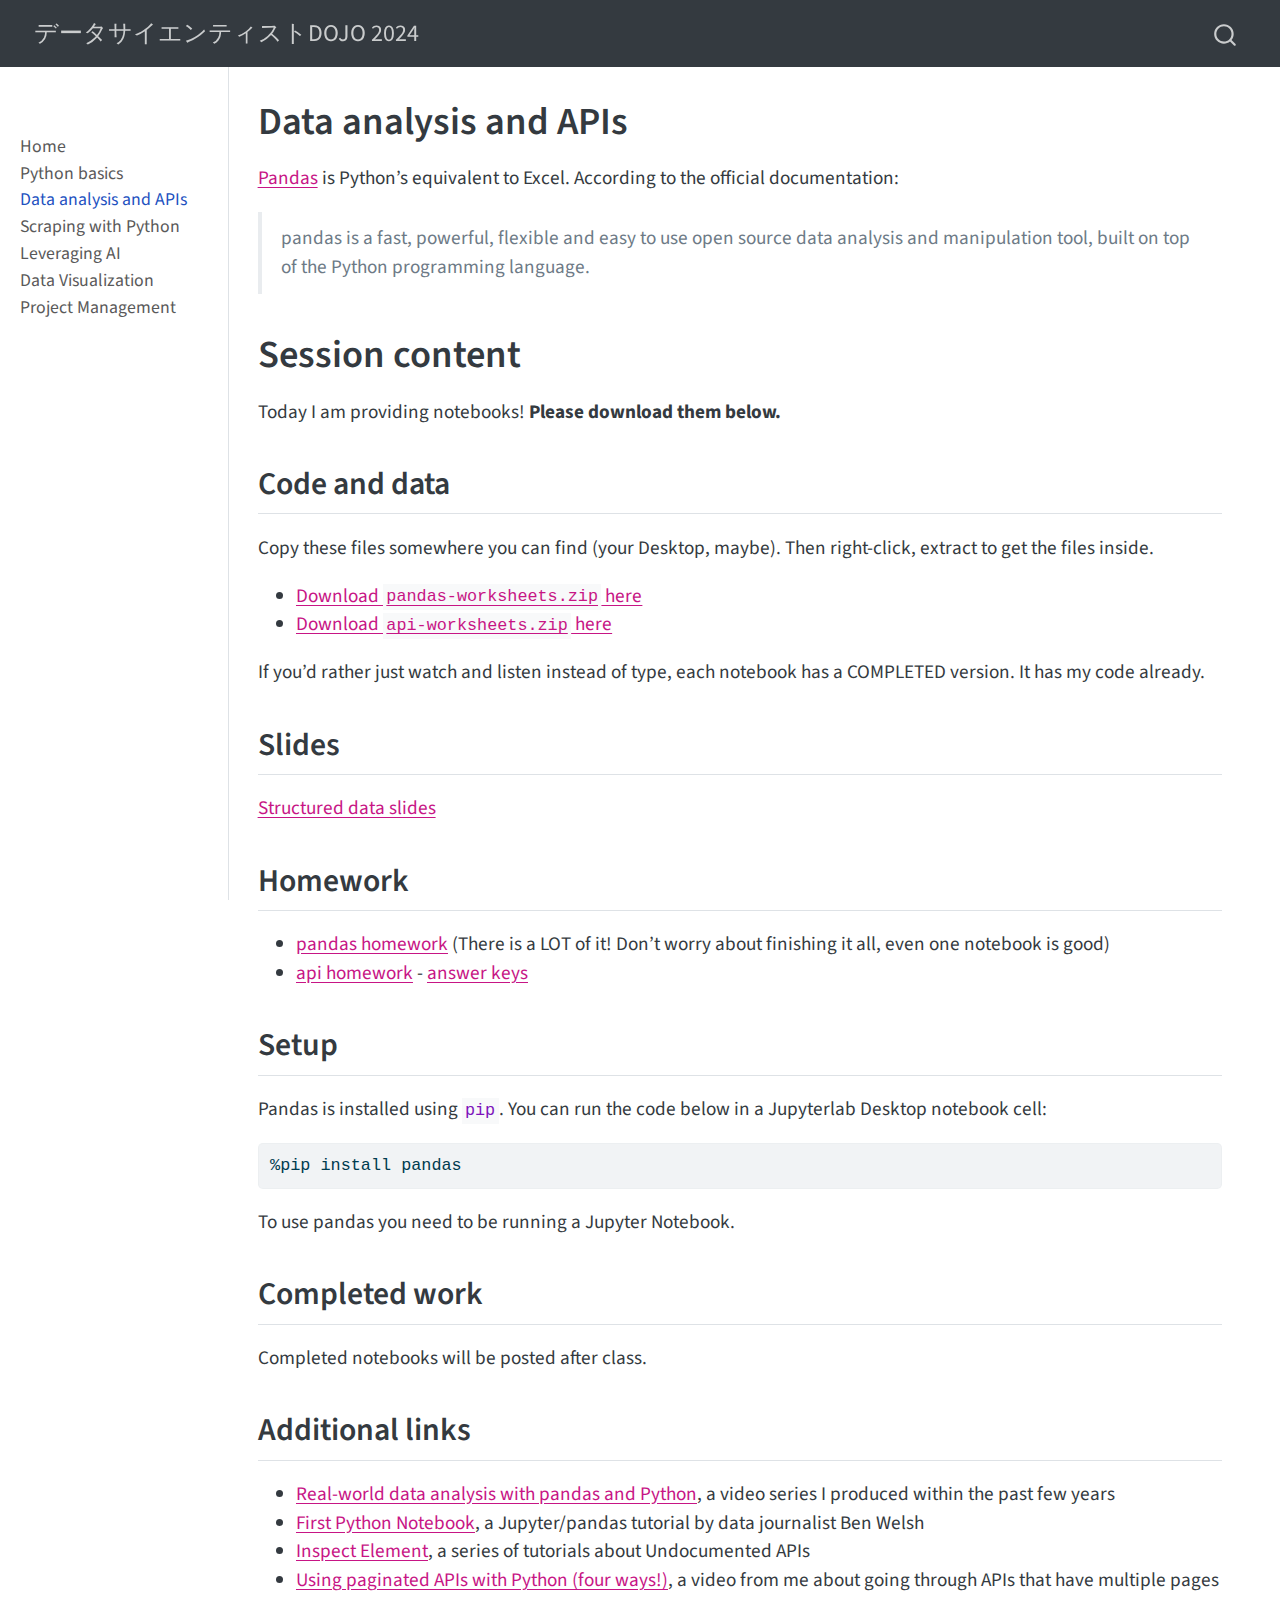
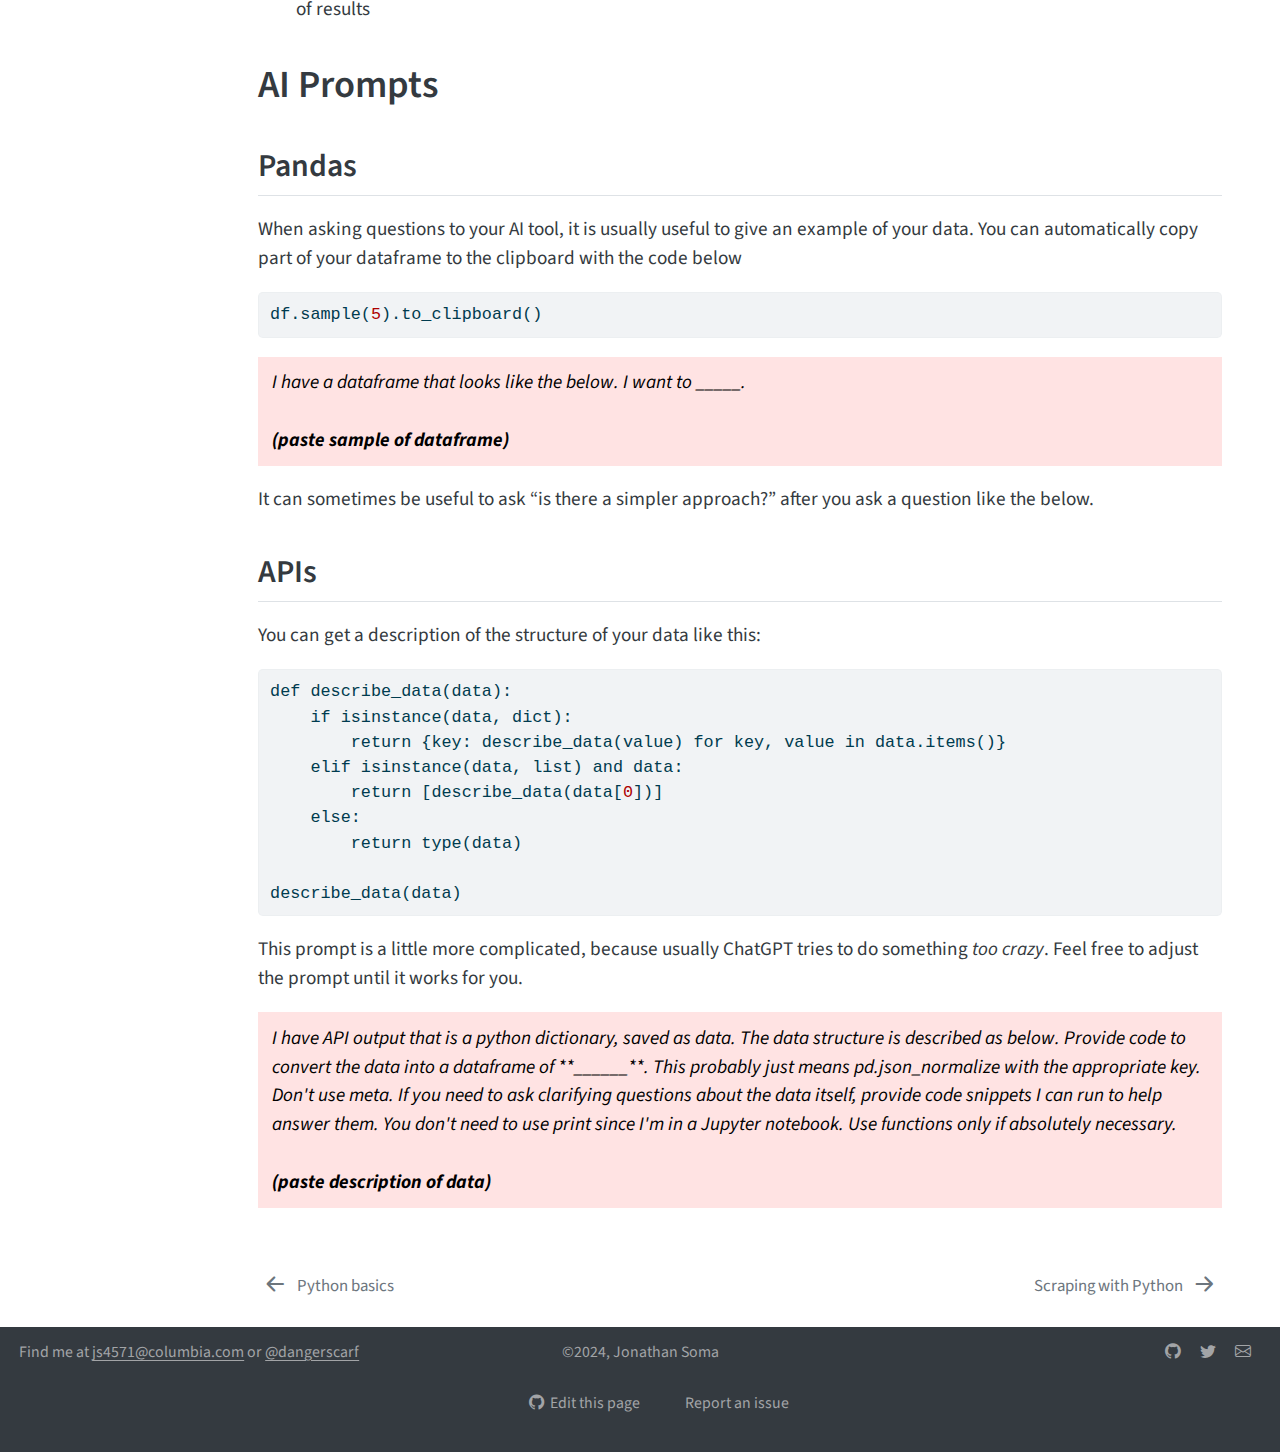
<file: docs/pandas-and-apis.html>
<!DOCTYPE html>
<html xmlns="http://www.w3.org/1999/xhtml" lang="en" xml:lang="en"><head>

<meta charset="utf-8">
<meta name="generator" content="quarto-1.4.550">

<meta name="viewport" content="width=device-width, initial-scale=1.0, user-scalable=yes">


<title>データサイエンティストDOJO 2024 - Data analysis and APIs</title>
<style>
code{white-space: pre-wrap;}
span.smallcaps{font-variant: small-caps;}
div.columns{display: flex; gap: min(4vw, 1.5em);}
div.column{flex: auto; overflow-x: auto;}
div.hanging-indent{margin-left: 1.5em; text-indent: -1.5em;}
ul.task-list{list-style: none;}
ul.task-list li input[type="checkbox"] {
  width: 0.8em;
  margin: 0 0.8em 0.2em -1em; /* quarto-specific, see https://github.com/quarto-dev/quarto-cli/issues/4556 */ 
  vertical-align: middle;
}
/* CSS for syntax highlighting */
pre > code.sourceCode { white-space: pre; position: relative; }
pre > code.sourceCode > span { line-height: 1.25; }
pre > code.sourceCode > span:empty { height: 1.2em; }
.sourceCode { overflow: visible; }
code.sourceCode > span { color: inherit; text-decoration: inherit; }
div.sourceCode { margin: 1em 0; }
pre.sourceCode { margin: 0; }
@media screen {
div.sourceCode { overflow: auto; }
}
@media print {
pre > code.sourceCode { white-space: pre-wrap; }
pre > code.sourceCode > span { text-indent: -5em; padding-left: 5em; }
}
pre.numberSource code
  { counter-reset: source-line 0; }
pre.numberSource code > span
  { position: relative; left: -4em; counter-increment: source-line; }
pre.numberSource code > span > a:first-child::before
  { content: counter(source-line);
    position: relative; left: -1em; text-align: right; vertical-align: baseline;
    border: none; display: inline-block;
    -webkit-touch-callout: none; -webkit-user-select: none;
    -khtml-user-select: none; -moz-user-select: none;
    -ms-user-select: none; user-select: none;
    padding: 0 4px; width: 4em;
  }
pre.numberSource { margin-left: 3em;  padding-left: 4px; }
div.sourceCode
  {   }
@media screen {
pre > code.sourceCode > span > a:first-child::before { text-decoration: underline; }
}
</style>


<script src="site_libs/quarto-nav/quarto-nav.js"></script>
<script src="site_libs/quarto-nav/headroom.min.js"></script>
<script src="site_libs/clipboard/clipboard.min.js"></script>
<script src="site_libs/quarto-search/autocomplete.umd.js"></script>
<script src="site_libs/quarto-search/fuse.min.js"></script>
<script src="site_libs/quarto-search/quarto-search.js"></script>
<meta name="quarto:offset" content="./">
<link href="./scraping.html" rel="next">
<link href="./basics.html" rel="prev">
<script src="site_libs/quarto-html/quarto.js"></script>
<script src="site_libs/quarto-html/popper.min.js"></script>
<script src="site_libs/quarto-html/tippy.umd.min.js"></script>
<script src="site_libs/quarto-html/anchor.min.js"></script>
<link href="site_libs/quarto-html/tippy.css" rel="stylesheet">
<link href="site_libs/quarto-html/quarto-syntax-highlighting.css" rel="stylesheet" id="quarto-text-highlighting-styles">
<script src="site_libs/bootstrap/bootstrap.min.js"></script>
<link href="site_libs/bootstrap/bootstrap-icons.css" rel="stylesheet">
<link href="site_libs/bootstrap/bootstrap.min.css" rel="stylesheet" id="quarto-bootstrap" data-mode="light">
<script id="quarto-search-options" type="application/json">{
  "location": "navbar",
  "copy-button": false,
  "collapse-after": 3,
  "panel-placement": "end",
  "type": "overlay",
  "limit": 50,
  "keyboard-shortcut": [
    "f",
    "/",
    "s"
  ],
  "show-item-context": false,
  "language": {
    "search-no-results-text": "No results",
    "search-matching-documents-text": "matching documents",
    "search-copy-link-title": "Copy link to search",
    "search-hide-matches-text": "Hide additional matches",
    "search-more-match-text": "more match in this document",
    "search-more-matches-text": "more matches in this document",
    "search-clear-button-title": "Clear",
    "search-text-placeholder": "",
    "search-detached-cancel-button-title": "Cancel",
    "search-submit-button-title": "Submit",
    "search-label": "Search"
  }
}</script>


<link rel="stylesheet" href="static/style.css">
<meta name="twitter:title" content="データサイエンティストDOJO 2024 - Data analysis and APIs">
<meta name="twitter:description" content="">
<meta name="twitter:creator" content="@dangerscarf">
<meta name="twitter:card" content="summary">
</head>

<body class="nav-sidebar docked nav-fixed fullcontent">

<div id="quarto-search-results"></div>
  <header id="quarto-header" class="headroom fixed-top">
    <nav class="navbar navbar-expand-lg " data-bs-theme="dark">
      <div class="navbar-container container-fluid">
      <div class="navbar-brand-container mx-auto">
    <a class="navbar-brand" href="./index.html">
    <span class="navbar-title">データサイエンティストDOJO 2024</span>
    </a>
  </div>
        <div class="quarto-navbar-tools">
</div>
          <div id="quarto-search" class="" title="Search"></div>
      </div> <!-- /container-fluid -->
    </nav>
  <nav class="quarto-secondary-nav">
    <div class="container-fluid d-flex">
      <button type="button" class="quarto-btn-toggle btn" data-bs-toggle="collapse" data-bs-target=".quarto-sidebar-collapse-item" aria-controls="quarto-sidebar" aria-expanded="false" aria-label="Toggle sidebar navigation" onclick="if (window.quartoToggleHeadroom) { window.quartoToggleHeadroom(); }">
        <i class="bi bi-layout-text-sidebar-reverse"></i>
      </button>
        <nav class="quarto-page-breadcrumbs" aria-label="breadcrumb"><ol class="breadcrumb"><li class="breadcrumb-item"><a href="./pandas-and-apis.html">Data analysis and APIs</a></li></ol></nav>
        <a class="flex-grow-1" role="button" data-bs-toggle="collapse" data-bs-target=".quarto-sidebar-collapse-item" aria-controls="quarto-sidebar" aria-expanded="false" aria-label="Toggle sidebar navigation" onclick="if (window.quartoToggleHeadroom) { window.quartoToggleHeadroom(); }">      
        </a>
      <button type="button" class="btn quarto-search-button" aria-label="" onclick="window.quartoOpenSearch();">
        <i class="bi bi-search"></i>
      </button>
    </div>
  </nav>
</header>
<!-- content -->
<div id="quarto-content" class="quarto-container page-columns page-rows-contents page-layout-article page-navbar">
<!-- sidebar -->
  <nav id="quarto-sidebar" class="sidebar collapse collapse-horizontal quarto-sidebar-collapse-item sidebar-navigation docked overflow-auto">
        <div class="mt-2 flex-shrink-0 align-items-center">
        <div class="sidebar-search">
        <div id="quarto-search" class="" title="Search"></div>
        </div>
        </div>
    <div class="sidebar-menu-container"> 
    <ul class="list-unstyled mt-1">
        <li class="sidebar-item">
  <div class="sidebar-item-container"> 
  <a href="./index.html" class="sidebar-item-text sidebar-link">
 <span class="menu-text">Home</span></a>
  </div>
</li>
        <li class="sidebar-item">
  <div class="sidebar-item-container"> 
  <a href="./basics.html" class="sidebar-item-text sidebar-link">
 <span class="menu-text">Python basics</span></a>
  </div>
</li>
        <li class="sidebar-item">
  <div class="sidebar-item-container"> 
  <a href="./pandas-and-apis.html" class="sidebar-item-text sidebar-link active">
 <span class="menu-text">Data analysis and APIs</span></a>
  </div>
</li>
        <li class="sidebar-item">
  <div class="sidebar-item-container"> 
  <a href="./scraping.html" class="sidebar-item-text sidebar-link">
 <span class="menu-text">Scraping with Python</span></a>
  </div>
</li>
        <li class="sidebar-item">
  <div class="sidebar-item-container"> 
  <a href="./ai.html" class="sidebar-item-text sidebar-link">
 <span class="menu-text">Leveraging AI</span></a>
  </div>
</li>
        <li class="sidebar-item">
  <div class="sidebar-item-container"> 
  <a href="./data-visualization.html" class="sidebar-item-text sidebar-link">
 <span class="menu-text">Data Visualization</span></a>
  </div>
</li>
        <li class="sidebar-item">
  <div class="sidebar-item-container"> 
  <a href="./project-mgmt.html" class="sidebar-item-text sidebar-link">
 <span class="menu-text">Project Management</span></a>
  </div>
</li>
    </ul>
    </div>
</nav>
<div id="quarto-sidebar-glass" class="quarto-sidebar-collapse-item" data-bs-toggle="collapse" data-bs-target=".quarto-sidebar-collapse-item"></div>
<!-- margin-sidebar -->
    
<!-- main -->
<main class="content" id="quarto-document-content">

<header id="title-block-header" class="quarto-title-block default">
<div class="quarto-title">
<h1 class="title">Data analysis and APIs</h1>
</div>



<div class="quarto-title-meta">

    
  
    
  </div>
  


</header>


<p><a href="https://pandas.pydata.org/">Pandas</a> is Python’s equivalent to Excel. According to the official documentation:</p>
<blockquote class="blockquote">
<p>pandas is a fast, powerful, flexible and easy to use open source data analysis and manipulation tool, built on top of the Python programming language.</p>
</blockquote>
<section id="session-content" class="level1">
<h1>Session content</h1>
<p>Today I am providing notebooks! <strong>Please download them below.</strong></p>
<section id="code-and-data" class="level2">
<h2 class="anchored" data-anchor-id="code-and-data">Code and data</h2>
<p>Copy these files somewhere you can find (your Desktop, maybe). Then right-click, extract to get the files inside.</p>
<ul>
<li><a href="02-pandas-apis/pandas-worksheets.zip">Download <code>pandas-worksheets.zip</code> here</a></li>
<li><a href="02-pandas-apis/api-worksheets.zip">Download <code>api-worksheets.zip</code> here</a></li>
</ul>
<p>If you’d rather just watch and listen instead of type, each notebook has a COMPLETED version. It has my code already.</p>
</section>
<section id="slides" class="level2">
<h2 class="anchored" data-anchor-id="slides">Slides</h2>
<p><a href="02-pandas-apis/structured-data.pdf">Structured data slides</a></p>
</section>
<section id="homework" class="level2">
<h2 class="anchored" data-anchor-id="homework">Homework</h2>
<ul>
<li><a href="02-pandas-apis/pandas-homework.zip">pandas homework</a> (There is a LOT of it! Don’t worry about finishing it all, even one notebook is good)</li>
<li><a href="02-pandas-apis/api-homework.zip">api homework</a> - <a href="02-pandas-apis/api-answer-keys.zip">answer keys</a></li>
</ul>
</section>
<section id="setup" class="level2">
<h2 class="anchored" data-anchor-id="setup">Setup</h2>
<p>Pandas is installed using <code>pip</code>. You can run the code below in a Jupyterlab Desktop notebook cell:</p>
<div class="sourceCode" id="cb1"><pre class="sourceCode bash code-with-copy"><code class="sourceCode bash"><span id="cb1-1"><a href="#cb1-1" aria-hidden="true" tabindex="-1"></a><span class="ex">%pip</span> install pandas</span></code><button title="Copy to Clipboard" class="code-copy-button"><i class="bi"></i></button></pre></div>
<p>To use pandas you need to be running a Jupyter Notebook.</p>
</section>
<section id="completed-work" class="level2">
<h2 class="anchored" data-anchor-id="completed-work">Completed work</h2>
<p>Completed notebooks will be posted after class.</p>
</section>
<section id="additional-links" class="level2">
<h2 class="anchored" data-anchor-id="additional-links">Additional links</h2>
<ul>
<li><a href="https://www.youtube.com/playlist?list=PLewNEVDy7gq08UYzhKO3VwthH6KLx1sZD">Real-world data analysis with pandas and Python</a>, a video series I produced within the past few years</li>
<li><a href="https://palewi.re/docs/first-python-notebook/index.html">First Python Notebook</a>, a Jupyter/pandas tutorial by data journalist Ben Welsh</li>
<li><a href="https://inspectelement.org/">Inspect Element</a>, a series of tutorials about Undocumented APIs</li>
<li><a href="https://www.youtube.com/watch?v=4Fdyft-ky0w">Using paginated APIs with Python (four ways!)</a>, a video from me about going through APIs that have multiple pages of results</li>
</ul>
</section>
</section>
<section id="ai-prompts" class="level1">
<h1>AI Prompts</h1>
<section id="pandas" class="level2">
<h2 class="anchored" data-anchor-id="pandas">Pandas</h2>
<p>When asking questions to your AI tool, it is usually useful to give an example of your data. You can automatically copy part of your dataframe to the clipboard with the code below</p>
<div class="sourceCode" id="cb2"><pre class="sourceCode py code-with-copy"><code class="sourceCode python"><span id="cb2-1"><a href="#cb2-1" aria-hidden="true" tabindex="-1"></a>df.sample(<span class="dv">5</span>).to_clipboard()</span></code><button title="Copy to Clipboard" class="code-copy-button"><i class="bi"></i></button></pre></div>
<pre class="prompt">I have a dataframe that looks like the below. I want to _____.

<strong>(paste sample of dataframe)</strong>
</pre>
<p>It can sometimes be useful to ask “is there a simpler approach?” after you ask a question like the below.</p>
</section>
<section id="apis" class="level2">
<h2 class="anchored" data-anchor-id="apis">APIs</h2>
<p>You can get a description of the structure of your data like this:</p>
<div class="sourceCode" id="cb3"><pre class="sourceCode py code-with-copy"><code class="sourceCode python"><span id="cb3-1"><a href="#cb3-1" aria-hidden="true" tabindex="-1"></a><span class="kw">def</span> describe_data(data):</span>
<span id="cb3-2"><a href="#cb3-2" aria-hidden="true" tabindex="-1"></a>    <span class="cf">if</span> <span class="bu">isinstance</span>(data, <span class="bu">dict</span>):</span>
<span id="cb3-3"><a href="#cb3-3" aria-hidden="true" tabindex="-1"></a>        <span class="cf">return</span> {key: describe_data(value) <span class="cf">for</span> key, value <span class="kw">in</span> data.items()}</span>
<span id="cb3-4"><a href="#cb3-4" aria-hidden="true" tabindex="-1"></a>    <span class="cf">elif</span> <span class="bu">isinstance</span>(data, <span class="bu">list</span>) <span class="kw">and</span> data:</span>
<span id="cb3-5"><a href="#cb3-5" aria-hidden="true" tabindex="-1"></a>        <span class="cf">return</span> [describe_data(data[<span class="dv">0</span>])]</span>
<span id="cb3-6"><a href="#cb3-6" aria-hidden="true" tabindex="-1"></a>    <span class="cf">else</span>:</span>
<span id="cb3-7"><a href="#cb3-7" aria-hidden="true" tabindex="-1"></a>        <span class="cf">return</span> <span class="bu">type</span>(data)</span>
<span id="cb3-8"><a href="#cb3-8" aria-hidden="true" tabindex="-1"></a></span>
<span id="cb3-9"><a href="#cb3-9" aria-hidden="true" tabindex="-1"></a>describe_data(data)</span></code><button title="Copy to Clipboard" class="code-copy-button"><i class="bi"></i></button></pre></div>
<p>This prompt is a little more complicated, because usually ChatGPT tries to do something <em>too crazy</em>. Feel free to adjust the prompt until it works for you.</p>
<pre class="prompt">I have API output that is a python dictionary, saved as data. The data structure is described as below. Provide code to convert the data into a dataframe of **______**. This probably just means pd.json_normalize with the appropriate key. Don't use meta. If you need to ask clarifying questions about the data itself, provide code snippets I can run to help answer them. You don't need to use print since I'm in a Jupyter notebook. Use functions only if absolutely necessary.

<strong>(paste description of data)</strong>
</pre>


</section>
</section>

</main> <!-- /main -->
<script id="quarto-html-after-body" type="application/javascript">
window.document.addEventListener("DOMContentLoaded", function (event) {
  const toggleBodyColorMode = (bsSheetEl) => {
    const mode = bsSheetEl.getAttribute("data-mode");
    const bodyEl = window.document.querySelector("body");
    if (mode === "dark") {
      bodyEl.classList.add("quarto-dark");
      bodyEl.classList.remove("quarto-light");
    } else {
      bodyEl.classList.add("quarto-light");
      bodyEl.classList.remove("quarto-dark");
    }
  }
  const toggleBodyColorPrimary = () => {
    const bsSheetEl = window.document.querySelector("link#quarto-bootstrap");
    if (bsSheetEl) {
      toggleBodyColorMode(bsSheetEl);
    }
  }
  toggleBodyColorPrimary();  
  const icon = "";
  const anchorJS = new window.AnchorJS();
  anchorJS.options = {
    placement: 'right',
    icon: icon
  };
  anchorJS.add('.anchored');
  const isCodeAnnotation = (el) => {
    for (const clz of el.classList) {
      if (clz.startsWith('code-annotation-')) {                     
        return true;
      }
    }
    return false;
  }
  const clipboard = new window.ClipboardJS('.code-copy-button', {
    text: function(trigger) {
      const codeEl = trigger.previousElementSibling.cloneNode(true);
      for (const childEl of codeEl.children) {
        if (isCodeAnnotation(childEl)) {
          childEl.remove();
        }
      }
      return codeEl.innerText;
    }
  });
  clipboard.on('success', function(e) {
    // button target
    const button = e.trigger;
    // don't keep focus
    button.blur();
    // flash "checked"
    button.classList.add('code-copy-button-checked');
    var currentTitle = button.getAttribute("title");
    button.setAttribute("title", "Copied!");
    let tooltip;
    if (window.bootstrap) {
      button.setAttribute("data-bs-toggle", "tooltip");
      button.setAttribute("data-bs-placement", "left");
      button.setAttribute("data-bs-title", "Copied!");
      tooltip = new bootstrap.Tooltip(button, 
        { trigger: "manual", 
          customClass: "code-copy-button-tooltip",
          offset: [0, -8]});
      tooltip.show();    
    }
    setTimeout(function() {
      if (tooltip) {
        tooltip.hide();
        button.removeAttribute("data-bs-title");
        button.removeAttribute("data-bs-toggle");
        button.removeAttribute("data-bs-placement");
      }
      button.setAttribute("title", currentTitle);
      button.classList.remove('code-copy-button-checked');
    }, 1000);
    // clear code selection
    e.clearSelection();
  });
  function tippyHover(el, contentFn, onTriggerFn, onUntriggerFn) {
    const config = {
      allowHTML: true,
      maxWidth: 500,
      delay: 100,
      arrow: false,
      appendTo: function(el) {
          return el.parentElement;
      },
      interactive: true,
      interactiveBorder: 10,
      theme: 'quarto',
      placement: 'bottom-start',
    };
    if (contentFn) {
      config.content = contentFn;
    }
    if (onTriggerFn) {
      config.onTrigger = onTriggerFn;
    }
    if (onUntriggerFn) {
      config.onUntrigger = onUntriggerFn;
    }
    window.tippy(el, config); 
  }
  const noterefs = window.document.querySelectorAll('a[role="doc-noteref"]');
  for (var i=0; i<noterefs.length; i++) {
    const ref = noterefs[i];
    tippyHover(ref, function() {
      // use id or data attribute instead here
      let href = ref.getAttribute('data-footnote-href') || ref.getAttribute('href');
      try { href = new URL(href).hash; } catch {}
      const id = href.replace(/^#\/?/, "");
      const note = window.document.getElementById(id);
      return note.innerHTML;
    });
  }
  const xrefs = window.document.querySelectorAll('a.quarto-xref');
  const processXRef = (id, note) => {
    // Strip column container classes
    const stripColumnClz = (el) => {
      el.classList.remove("page-full", "page-columns");
      if (el.children) {
        for (const child of el.children) {
          stripColumnClz(child);
        }
      }
    }
    stripColumnClz(note)
    if (id === null || id.startsWith('sec-')) {
      // Special case sections, only their first couple elements
      const container = document.createElement("div");
      if (note.children && note.children.length > 2) {
        container.appendChild(note.children[0].cloneNode(true));
        for (let i = 1; i < note.children.length; i++) {
          const child = note.children[i];
          if (child.tagName === "P" && child.innerText === "") {
            continue;
          } else {
            container.appendChild(child.cloneNode(true));
            break;
          }
        }
        if (window.Quarto?.typesetMath) {
          window.Quarto.typesetMath(container);
        }
        return container.innerHTML
      } else {
        if (window.Quarto?.typesetMath) {
          window.Quarto.typesetMath(note);
        }
        return note.innerHTML;
      }
    } else {
      // Remove any anchor links if they are present
      const anchorLink = note.querySelector('a.anchorjs-link');
      if (anchorLink) {
        anchorLink.remove();
      }
      if (window.Quarto?.typesetMath) {
        window.Quarto.typesetMath(note);
      }
      // TODO in 1.5, we should make sure this works without a callout special case
      if (note.classList.contains("callout")) {
        return note.outerHTML;
      } else {
        return note.innerHTML;
      }
    }
  }
  for (var i=0; i<xrefs.length; i++) {
    const xref = xrefs[i];
    tippyHover(xref, undefined, function(instance) {
      instance.disable();
      let url = xref.getAttribute('href');
      let hash = undefined; 
      if (url.startsWith('#')) {
        hash = url;
      } else {
        try { hash = new URL(url).hash; } catch {}
      }
      if (hash) {
        const id = hash.replace(/^#\/?/, "");
        const note = window.document.getElementById(id);
        if (note !== null) {
          try {
            const html = processXRef(id, note.cloneNode(true));
            instance.setContent(html);
          } finally {
            instance.enable();
            instance.show();
          }
        } else {
          // See if we can fetch this
          fetch(url.split('#')[0])
          .then(res => res.text())
          .then(html => {
            const parser = new DOMParser();
            const htmlDoc = parser.parseFromString(html, "text/html");
            const note = htmlDoc.getElementById(id);
            if (note !== null) {
              const html = processXRef(id, note);
              instance.setContent(html);
            } 
          }).finally(() => {
            instance.enable();
            instance.show();
          });
        }
      } else {
        // See if we can fetch a full url (with no hash to target)
        // This is a special case and we should probably do some content thinning / targeting
        fetch(url)
        .then(res => res.text())
        .then(html => {
          const parser = new DOMParser();
          const htmlDoc = parser.parseFromString(html, "text/html");
          const note = htmlDoc.querySelector('main.content');
          if (note !== null) {
            // This should only happen for chapter cross references
            // (since there is no id in the URL)
            // remove the first header
            if (note.children.length > 0 && note.children[0].tagName === "HEADER") {
              note.children[0].remove();
            }
            const html = processXRef(null, note);
            instance.setContent(html);
          } 
        }).finally(() => {
          instance.enable();
          instance.show();
        });
      }
    }, function(instance) {
    });
  }
      let selectedAnnoteEl;
      const selectorForAnnotation = ( cell, annotation) => {
        let cellAttr = 'data-code-cell="' + cell + '"';
        let lineAttr = 'data-code-annotation="' +  annotation + '"';
        const selector = 'span[' + cellAttr + '][' + lineAttr + ']';
        return selector;
      }
      const selectCodeLines = (annoteEl) => {
        const doc = window.document;
        const targetCell = annoteEl.getAttribute("data-target-cell");
        const targetAnnotation = annoteEl.getAttribute("data-target-annotation");
        const annoteSpan = window.document.querySelector(selectorForAnnotation(targetCell, targetAnnotation));
        const lines = annoteSpan.getAttribute("data-code-lines").split(",");
        const lineIds = lines.map((line) => {
          return targetCell + "-" + line;
        })
        let top = null;
        let height = null;
        let parent = null;
        if (lineIds.length > 0) {
            //compute the position of the single el (top and bottom and make a div)
            const el = window.document.getElementById(lineIds[0]);
            top = el.offsetTop;
            height = el.offsetHeight;
            parent = el.parentElement.parentElement;
          if (lineIds.length > 1) {
            const lastEl = window.document.getElementById(lineIds[lineIds.length - 1]);
            const bottom = lastEl.offsetTop + lastEl.offsetHeight;
            height = bottom - top;
          }
          if (top !== null && height !== null && parent !== null) {
            // cook up a div (if necessary) and position it 
            let div = window.document.getElementById("code-annotation-line-highlight");
            if (div === null) {
              div = window.document.createElement("div");
              div.setAttribute("id", "code-annotation-line-highlight");
              div.style.position = 'absolute';
              parent.appendChild(div);
            }
            div.style.top = top - 2 + "px";
            div.style.height = height + 4 + "px";
            div.style.left = 0;
            let gutterDiv = window.document.getElementById("code-annotation-line-highlight-gutter");
            if (gutterDiv === null) {
              gutterDiv = window.document.createElement("div");
              gutterDiv.setAttribute("id", "code-annotation-line-highlight-gutter");
              gutterDiv.style.position = 'absolute';
              const codeCell = window.document.getElementById(targetCell);
              const gutter = codeCell.querySelector('.code-annotation-gutter');
              gutter.appendChild(gutterDiv);
            }
            gutterDiv.style.top = top - 2 + "px";
            gutterDiv.style.height = height + 4 + "px";
          }
          selectedAnnoteEl = annoteEl;
        }
      };
      const unselectCodeLines = () => {
        const elementsIds = ["code-annotation-line-highlight", "code-annotation-line-highlight-gutter"];
        elementsIds.forEach((elId) => {
          const div = window.document.getElementById(elId);
          if (div) {
            div.remove();
          }
        });
        selectedAnnoteEl = undefined;
      };
        // Handle positioning of the toggle
    window.addEventListener(
      "resize",
      throttle(() => {
        elRect = undefined;
        if (selectedAnnoteEl) {
          selectCodeLines(selectedAnnoteEl);
        }
      }, 10)
    );
    function throttle(fn, ms) {
    let throttle = false;
    let timer;
      return (...args) => {
        if(!throttle) { // first call gets through
            fn.apply(this, args);
            throttle = true;
        } else { // all the others get throttled
            if(timer) clearTimeout(timer); // cancel #2
            timer = setTimeout(() => {
              fn.apply(this, args);
              timer = throttle = false;
            }, ms);
        }
      };
    }
      // Attach click handler to the DT
      const annoteDls = window.document.querySelectorAll('dt[data-target-cell]');
      for (const annoteDlNode of annoteDls) {
        annoteDlNode.addEventListener('click', (event) => {
          const clickedEl = event.target;
          if (clickedEl !== selectedAnnoteEl) {
            unselectCodeLines();
            const activeEl = window.document.querySelector('dt[data-target-cell].code-annotation-active');
            if (activeEl) {
              activeEl.classList.remove('code-annotation-active');
            }
            selectCodeLines(clickedEl);
            clickedEl.classList.add('code-annotation-active');
          } else {
            // Unselect the line
            unselectCodeLines();
            clickedEl.classList.remove('code-annotation-active');
          }
        });
      }
  const findCites = (el) => {
    const parentEl = el.parentElement;
    if (parentEl) {
      const cites = parentEl.dataset.cites;
      if (cites) {
        return {
          el,
          cites: cites.split(' ')
        };
      } else {
        return findCites(el.parentElement)
      }
    } else {
      return undefined;
    }
  };
  var bibliorefs = window.document.querySelectorAll('a[role="doc-biblioref"]');
  for (var i=0; i<bibliorefs.length; i++) {
    const ref = bibliorefs[i];
    const citeInfo = findCites(ref);
    if (citeInfo) {
      tippyHover(citeInfo.el, function() {
        var popup = window.document.createElement('div');
        citeInfo.cites.forEach(function(cite) {
          var citeDiv = window.document.createElement('div');
          citeDiv.classList.add('hanging-indent');
          citeDiv.classList.add('csl-entry');
          var biblioDiv = window.document.getElementById('ref-' + cite);
          if (biblioDiv) {
            citeDiv.innerHTML = biblioDiv.innerHTML;
          }
          popup.appendChild(citeDiv);
        });
        return popup.innerHTML;
      });
    }
  }
});
</script>
<nav class="page-navigation">
  <div class="nav-page nav-page-previous">
      <a href="./basics.html" class="pagination-link" aria-label="Python basics">
        <i class="bi bi-arrow-left-short"></i> <span class="nav-page-text">Python basics</span>
      </a>          
  </div>
  <div class="nav-page nav-page-next">
      <a href="./scraping.html" class="pagination-link" aria-label="Scraping with Python">
        <span class="nav-page-text">Scraping with Python</span> <i class="bi bi-arrow-right-short"></i>
      </a>
  </div>
</nav>
</div> <!-- /content -->
<footer class="footer">
  <div class="nav-footer">
    <div class="nav-footer-left">
<p>Find me at <a href="mailto:js4571@columbia.com">js4571@columbia.com</a> or <a href="https://twitter.com/dangerscarf"><span class="citation" data-cites="dangerscarf">@dangerscarf</span></a></p>
</div>   
    <div class="nav-footer-center">
<p>©2024, Jonathan Soma</p>
<div class="toc-actions"><ul><li><a href="https://github.com/jsoma/2024-dojo/edit/main/pandas-and-apis.qmd" class="toc-action"><i class="bi bi-github"></i>Edit this page</a></li><li><a href="https://github.com/jsoma/2024-dojo/issues/new" class="toc-action"><i class="bi empty"></i>Report an issue</a></li></ul></div></div>
    <div class="nav-footer-right">
      <ul class="footer-items list-unstyled">
    <li class="nav-item compact">
    <a class="nav-link" href="https://github.com/jsoma">
      <i class="bi bi-github" role="img">
</i> 
    </a>
  </li>  
    <li class="nav-item compact">
    <a class="nav-link" href="https://twitter.com/dangerscarf">
      <i class="bi bi-twitter" role="img">
</i> 
    </a>
  </li>  
    <li class="nav-item compact">
    <a class="nav-link" href="mailto:js4571@columbia.edu">
      <i class="bi bi-envelope" role="img">
</i> 
    </a>
  </li>  
</ul>
    </div>
  </div>
</footer>




</body></html>
</file>
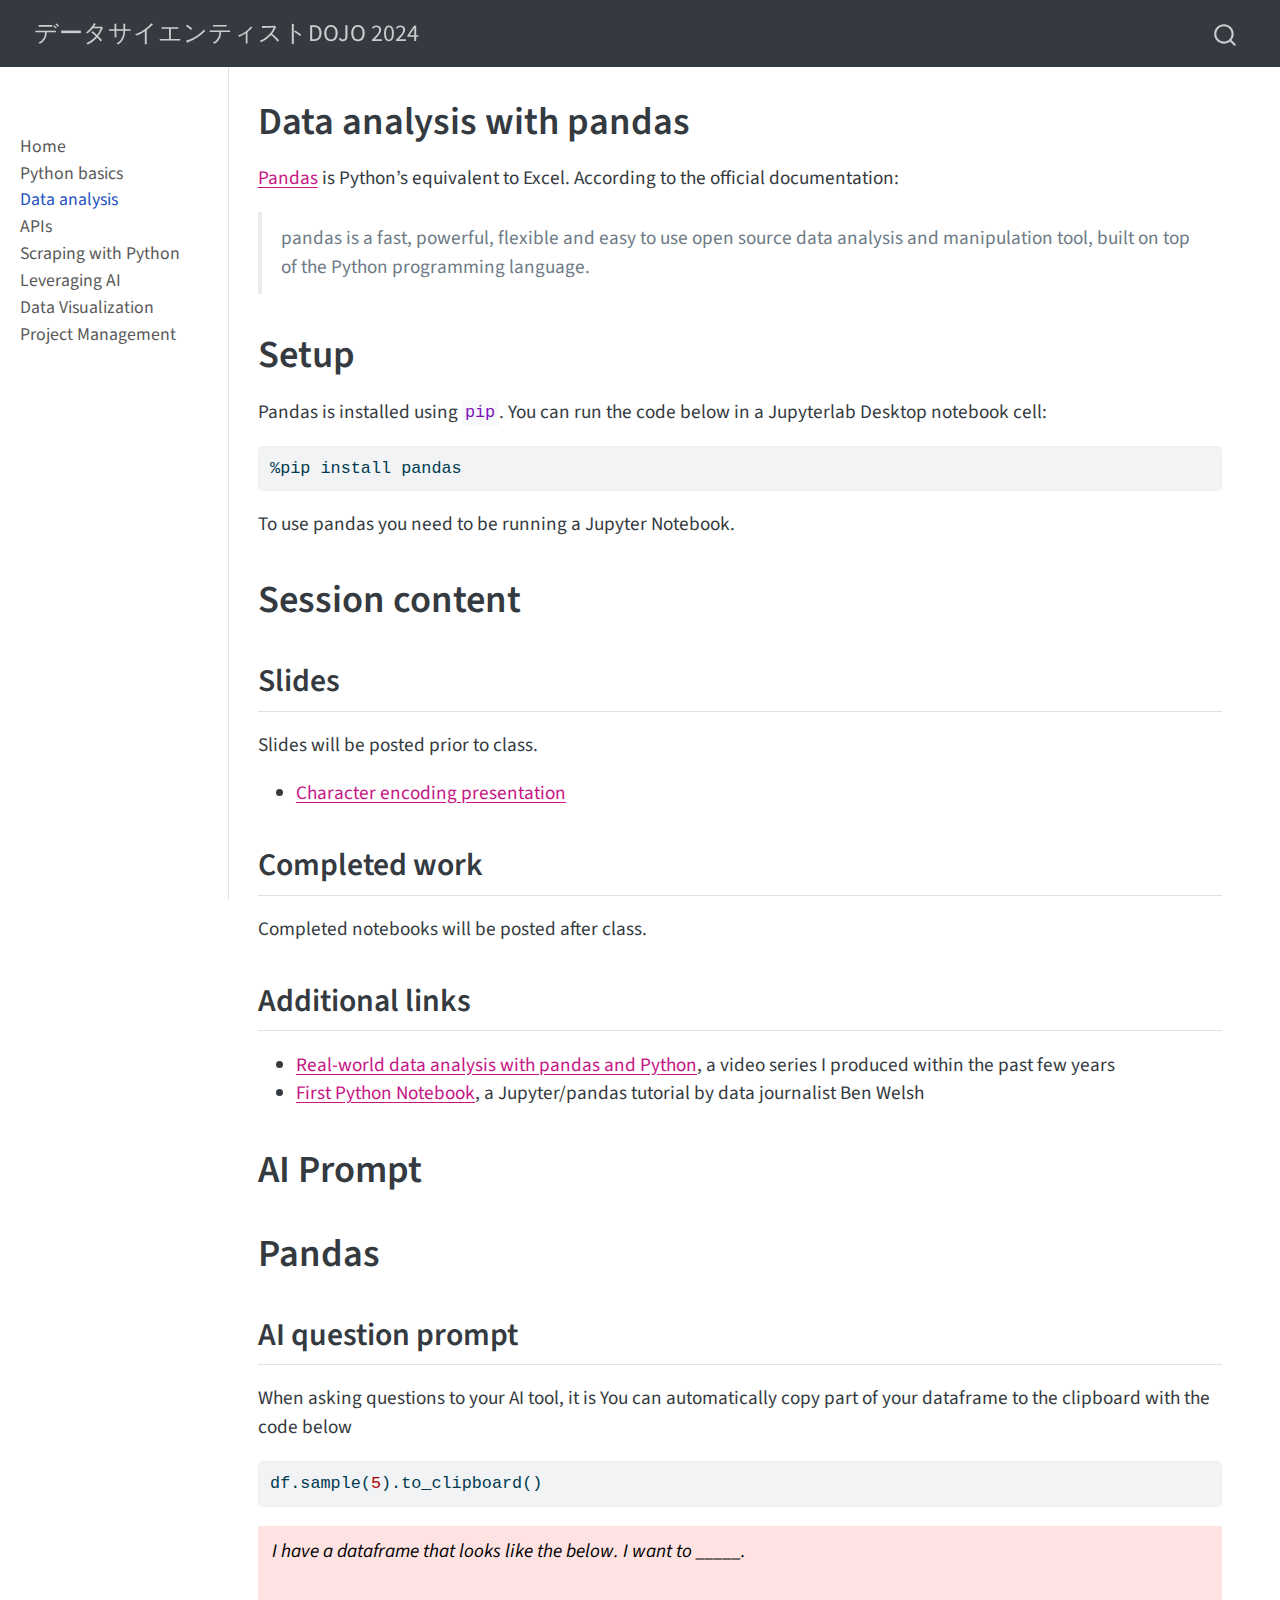
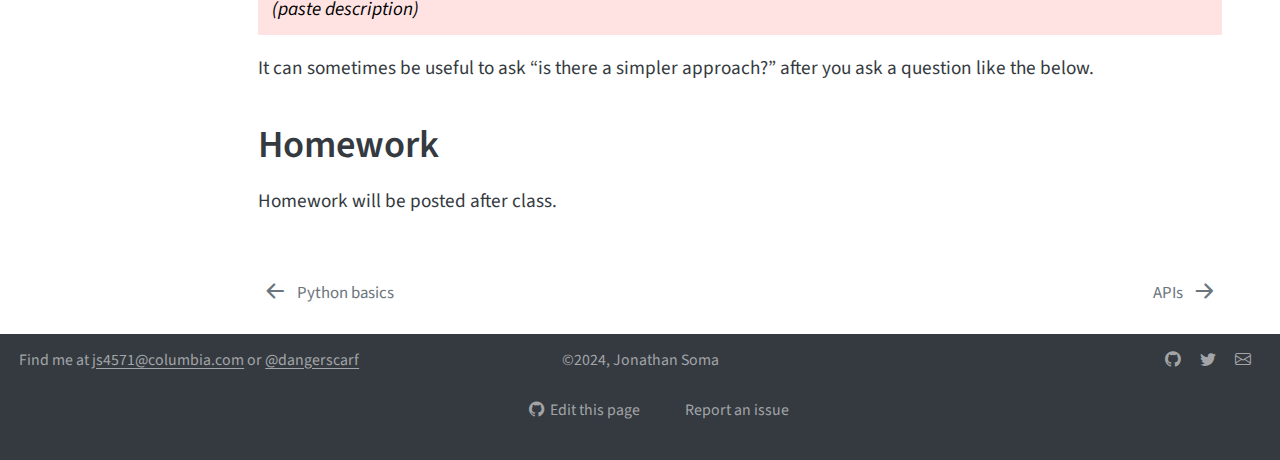
<file: docs/pandas.html>
<!DOCTYPE html>
<html xmlns="http://www.w3.org/1999/xhtml" lang="en" xml:lang="en"><head>

<meta charset="utf-8">
<meta name="generator" content="quarto-1.4.550">

<meta name="viewport" content="width=device-width, initial-scale=1.0, user-scalable=yes">


<title>データサイエンティストDOJO 2024 - Data analysis with pandas</title>
<style>
code{white-space: pre-wrap;}
span.smallcaps{font-variant: small-caps;}
div.columns{display: flex; gap: min(4vw, 1.5em);}
div.column{flex: auto; overflow-x: auto;}
div.hanging-indent{margin-left: 1.5em; text-indent: -1.5em;}
ul.task-list{list-style: none;}
ul.task-list li input[type="checkbox"] {
  width: 0.8em;
  margin: 0 0.8em 0.2em -1em; /* quarto-specific, see https://github.com/quarto-dev/quarto-cli/issues/4556 */ 
  vertical-align: middle;
}
/* CSS for syntax highlighting */
pre > code.sourceCode { white-space: pre; position: relative; }
pre > code.sourceCode > span { line-height: 1.25; }
pre > code.sourceCode > span:empty { height: 1.2em; }
.sourceCode { overflow: visible; }
code.sourceCode > span { color: inherit; text-decoration: inherit; }
div.sourceCode { margin: 1em 0; }
pre.sourceCode { margin: 0; }
@media screen {
div.sourceCode { overflow: auto; }
}
@media print {
pre > code.sourceCode { white-space: pre-wrap; }
pre > code.sourceCode > span { text-indent: -5em; padding-left: 5em; }
}
pre.numberSource code
  { counter-reset: source-line 0; }
pre.numberSource code > span
  { position: relative; left: -4em; counter-increment: source-line; }
pre.numberSource code > span > a:first-child::before
  { content: counter(source-line);
    position: relative; left: -1em; text-align: right; vertical-align: baseline;
    border: none; display: inline-block;
    -webkit-touch-callout: none; -webkit-user-select: none;
    -khtml-user-select: none; -moz-user-select: none;
    -ms-user-select: none; user-select: none;
    padding: 0 4px; width: 4em;
  }
pre.numberSource { margin-left: 3em;  padding-left: 4px; }
div.sourceCode
  {   }
@media screen {
pre > code.sourceCode > span > a:first-child::before { text-decoration: underline; }
}
</style>


<script src="site_libs/quarto-nav/quarto-nav.js"></script>
<script src="site_libs/quarto-nav/headroom.min.js"></script>
<script src="site_libs/clipboard/clipboard.min.js"></script>
<script src="site_libs/quarto-search/autocomplete.umd.js"></script>
<script src="site_libs/quarto-search/fuse.min.js"></script>
<script src="site_libs/quarto-search/quarto-search.js"></script>
<meta name="quarto:offset" content="./">
<link href="./apis.html" rel="next">
<link href="./basics.html" rel="prev">
<script src="site_libs/quarto-html/quarto.js"></script>
<script src="site_libs/quarto-html/popper.min.js"></script>
<script src="site_libs/quarto-html/tippy.umd.min.js"></script>
<script src="site_libs/quarto-html/anchor.min.js"></script>
<link href="site_libs/quarto-html/tippy.css" rel="stylesheet">
<link href="site_libs/quarto-html/quarto-syntax-highlighting.css" rel="stylesheet" id="quarto-text-highlighting-styles">
<script src="site_libs/bootstrap/bootstrap.min.js"></script>
<link href="site_libs/bootstrap/bootstrap-icons.css" rel="stylesheet">
<link href="site_libs/bootstrap/bootstrap.min.css" rel="stylesheet" id="quarto-bootstrap" data-mode="light">
<script id="quarto-search-options" type="application/json">{
  "location": "navbar",
  "copy-button": false,
  "collapse-after": 3,
  "panel-placement": "end",
  "type": "overlay",
  "limit": 50,
  "keyboard-shortcut": [
    "f",
    "/",
    "s"
  ],
  "show-item-context": false,
  "language": {
    "search-no-results-text": "No results",
    "search-matching-documents-text": "matching documents",
    "search-copy-link-title": "Copy link to search",
    "search-hide-matches-text": "Hide additional matches",
    "search-more-match-text": "more match in this document",
    "search-more-matches-text": "more matches in this document",
    "search-clear-button-title": "Clear",
    "search-text-placeholder": "",
    "search-detached-cancel-button-title": "Cancel",
    "search-submit-button-title": "Submit",
    "search-label": "Search"
  }
}</script>


<link rel="stylesheet" href="static/style.css">
<meta name="twitter:title" content="データサイエンティストDOJO 2024 - Data analysis with pandas">
<meta name="twitter:description" content="">
<meta name="twitter:creator" content="@dangerscarf">
<meta name="twitter:card" content="summary">
</head>

<body class="nav-sidebar docked nav-fixed fullcontent">

<div id="quarto-search-results"></div>
  <header id="quarto-header" class="headroom fixed-top">
    <nav class="navbar navbar-expand-lg " data-bs-theme="dark">
      <div class="navbar-container container-fluid">
      <div class="navbar-brand-container mx-auto">
    <a class="navbar-brand" href="./index.html">
    <span class="navbar-title">データサイエンティストDOJO 2024</span>
    </a>
  </div>
        <div class="quarto-navbar-tools">
</div>
          <div id="quarto-search" class="" title="Search"></div>
      </div> <!-- /container-fluid -->
    </nav>
  <nav class="quarto-secondary-nav">
    <div class="container-fluid d-flex">
      <button type="button" class="quarto-btn-toggle btn" data-bs-toggle="collapse" data-bs-target=".quarto-sidebar-collapse-item" aria-controls="quarto-sidebar" aria-expanded="false" aria-label="Toggle sidebar navigation" onclick="if (window.quartoToggleHeadroom) { window.quartoToggleHeadroom(); }">
        <i class="bi bi-layout-text-sidebar-reverse"></i>
      </button>
        <nav class="quarto-page-breadcrumbs" aria-label="breadcrumb"><ol class="breadcrumb"><li class="breadcrumb-item"><a href="./pandas.html">Data analysis</a></li></ol></nav>
        <a class="flex-grow-1" role="button" data-bs-toggle="collapse" data-bs-target=".quarto-sidebar-collapse-item" aria-controls="quarto-sidebar" aria-expanded="false" aria-label="Toggle sidebar navigation" onclick="if (window.quartoToggleHeadroom) { window.quartoToggleHeadroom(); }">      
        </a>
      <button type="button" class="btn quarto-search-button" aria-label="" onclick="window.quartoOpenSearch();">
        <i class="bi bi-search"></i>
      </button>
    </div>
  </nav>
</header>
<!-- content -->
<div id="quarto-content" class="quarto-container page-columns page-rows-contents page-layout-article page-navbar">
<!-- sidebar -->
  <nav id="quarto-sidebar" class="sidebar collapse collapse-horizontal quarto-sidebar-collapse-item sidebar-navigation docked overflow-auto">
        <div class="mt-2 flex-shrink-0 align-items-center">
        <div class="sidebar-search">
        <div id="quarto-search" class="" title="Search"></div>
        </div>
        </div>
    <div class="sidebar-menu-container"> 
    <ul class="list-unstyled mt-1">
        <li class="sidebar-item">
  <div class="sidebar-item-container"> 
  <a href="./index.html" class="sidebar-item-text sidebar-link">
 <span class="menu-text">Home</span></a>
  </div>
</li>
        <li class="sidebar-item">
  <div class="sidebar-item-container"> 
  <a href="./basics.html" class="sidebar-item-text sidebar-link">
 <span class="menu-text">Python basics</span></a>
  </div>
</li>
        <li class="sidebar-item">
  <div class="sidebar-item-container"> 
  <a href="./pandas.html" class="sidebar-item-text sidebar-link active">
 <span class="menu-text">Data analysis</span></a>
  </div>
</li>
        <li class="sidebar-item">
  <div class="sidebar-item-container"> 
  <a href="./apis.html" class="sidebar-item-text sidebar-link">
 <span class="menu-text">APIs</span></a>
  </div>
</li>
        <li class="sidebar-item">
  <div class="sidebar-item-container"> 
  <a href="./scraping.html" class="sidebar-item-text sidebar-link">
 <span class="menu-text">Scraping with Python</span></a>
  </div>
</li>
        <li class="sidebar-item">
  <div class="sidebar-item-container"> 
  <a href="./ai.html" class="sidebar-item-text sidebar-link">
 <span class="menu-text">Leveraging AI</span></a>
  </div>
</li>
        <li class="sidebar-item">
  <div class="sidebar-item-container"> 
  <a href="./data-visualization.html" class="sidebar-item-text sidebar-link">
 <span class="menu-text">Data Visualization</span></a>
  </div>
</li>
        <li class="sidebar-item">
  <div class="sidebar-item-container"> 
  <a href="./project-mgmt.html" class="sidebar-item-text sidebar-link">
 <span class="menu-text">Project Management</span></a>
  </div>
</li>
    </ul>
    </div>
</nav>
<div id="quarto-sidebar-glass" class="quarto-sidebar-collapse-item" data-bs-toggle="collapse" data-bs-target=".quarto-sidebar-collapse-item"></div>
<!-- margin-sidebar -->
    
<!-- main -->
<main class="content" id="quarto-document-content">

<header id="title-block-header" class="quarto-title-block default">
<div class="quarto-title">
<h1 class="title">Data analysis with pandas</h1>
</div>



<div class="quarto-title-meta">

    
  
    
  </div>
  


</header>


<p><a href="https://pandas.pydata.org/">Pandas</a> is Python’s equivalent to Excel. According to the official documentation:</p>
<blockquote class="blockquote">
<p>pandas is a fast, powerful, flexible and easy to use open source data analysis and manipulation tool, built on top of the Python programming language.</p>
</blockquote>
<section id="setup" class="level1">
<h1>Setup</h1>
<p>Pandas is installed using <code>pip</code>. You can run the code below in a Jupyterlab Desktop notebook cell:</p>
<div class="sourceCode" id="cb1"><pre class="sourceCode bash code-with-copy"><code class="sourceCode bash"><span id="cb1-1"><a href="#cb1-1" aria-hidden="true" tabindex="-1"></a><span class="ex">%pip</span> install pandas</span></code><button title="Copy to Clipboard" class="code-copy-button"><i class="bi"></i></button></pre></div>
<p>To use pandas you need to be running a Jupyter Notebook.</p>
</section>
<section id="session-content" class="level1">
<h1>Session content</h1>
<section id="slides" class="level2">
<h2 class="anchored" data-anchor-id="slides">Slides</h2>
<p>Slides will be posted prior to class.</p>
<ul>
<li><a href="https://jonathansoma.com/projects/charsets">Character encoding presentation</a></li>
</ul>
</section>
<section id="completed-work" class="level2">
<h2 class="anchored" data-anchor-id="completed-work">Completed work</h2>
<p>Completed notebooks will be posted after class.</p>
</section>
<section id="additional-links" class="level2">
<h2 class="anchored" data-anchor-id="additional-links">Additional links</h2>
<ul>
<li><a href="https://www.youtube.com/playlist?list=PLewNEVDy7gq08UYzhKO3VwthH6KLx1sZD">Real-world data analysis with pandas and Python</a>, a video series I produced within the past few years</li>
<li><a href="https://palewi.re/docs/first-python-notebook/index.html">First Python Notebook</a>, a Jupyter/pandas tutorial by data journalist Ben Welsh</li>
</ul>
</section>
</section>
<section id="ai-prompt" class="level1">
<h1>AI Prompt</h1>
</section>
<section id="pandas" class="level1">
<h1>Pandas</h1>
<section id="ai-question-prompt" class="level2">
<h2 class="anchored" data-anchor-id="ai-question-prompt">AI question prompt</h2>
<p>When asking questions to your AI tool, it is You can automatically copy part of your dataframe to the clipboard with the code below</p>
<div class="sourceCode" id="cb2"><pre class="sourceCode py code-with-copy"><code class="sourceCode python"><span id="cb2-1"><a href="#cb2-1" aria-hidden="true" tabindex="-1"></a>df.sample(<span class="dv">5</span>).to_clipboard()</span></code><button title="Copy to Clipboard" class="code-copy-button"><i class="bi"></i></button></pre></div>
<pre class="prompt">I have a dataframe that looks like the below. I want to _____.

(paste description)
</pre>
<p>It can sometimes be useful to ask “is there a simpler approach?” after you ask a question like the below.</p>
</section>
</section>
<section id="homework" class="level1">
<h1>Homework</h1>
<p>Homework will be posted after class.</p>


</section>

</main> <!-- /main -->
<script id="quarto-html-after-body" type="application/javascript">
window.document.addEventListener("DOMContentLoaded", function (event) {
  const toggleBodyColorMode = (bsSheetEl) => {
    const mode = bsSheetEl.getAttribute("data-mode");
    const bodyEl = window.document.querySelector("body");
    if (mode === "dark") {
      bodyEl.classList.add("quarto-dark");
      bodyEl.classList.remove("quarto-light");
    } else {
      bodyEl.classList.add("quarto-light");
      bodyEl.classList.remove("quarto-dark");
    }
  }
  const toggleBodyColorPrimary = () => {
    const bsSheetEl = window.document.querySelector("link#quarto-bootstrap");
    if (bsSheetEl) {
      toggleBodyColorMode(bsSheetEl);
    }
  }
  toggleBodyColorPrimary();  
  const icon = "";
  const anchorJS = new window.AnchorJS();
  anchorJS.options = {
    placement: 'right',
    icon: icon
  };
  anchorJS.add('.anchored');
  const isCodeAnnotation = (el) => {
    for (const clz of el.classList) {
      if (clz.startsWith('code-annotation-')) {                     
        return true;
      }
    }
    return false;
  }
  const clipboard = new window.ClipboardJS('.code-copy-button', {
    text: function(trigger) {
      const codeEl = trigger.previousElementSibling.cloneNode(true);
      for (const childEl of codeEl.children) {
        if (isCodeAnnotation(childEl)) {
          childEl.remove();
        }
      }
      return codeEl.innerText;
    }
  });
  clipboard.on('success', function(e) {
    // button target
    const button = e.trigger;
    // don't keep focus
    button.blur();
    // flash "checked"
    button.classList.add('code-copy-button-checked');
    var currentTitle = button.getAttribute("title");
    button.setAttribute("title", "Copied!");
    let tooltip;
    if (window.bootstrap) {
      button.setAttribute("data-bs-toggle", "tooltip");
      button.setAttribute("data-bs-placement", "left");
      button.setAttribute("data-bs-title", "Copied!");
      tooltip = new bootstrap.Tooltip(button, 
        { trigger: "manual", 
          customClass: "code-copy-button-tooltip",
          offset: [0, -8]});
      tooltip.show();    
    }
    setTimeout(function() {
      if (tooltip) {
        tooltip.hide();
        button.removeAttribute("data-bs-title");
        button.removeAttribute("data-bs-toggle");
        button.removeAttribute("data-bs-placement");
      }
      button.setAttribute("title", currentTitle);
      button.classList.remove('code-copy-button-checked');
    }, 1000);
    // clear code selection
    e.clearSelection();
  });
  function tippyHover(el, contentFn, onTriggerFn, onUntriggerFn) {
    const config = {
      allowHTML: true,
      maxWidth: 500,
      delay: 100,
      arrow: false,
      appendTo: function(el) {
          return el.parentElement;
      },
      interactive: true,
      interactiveBorder: 10,
      theme: 'quarto',
      placement: 'bottom-start',
    };
    if (contentFn) {
      config.content = contentFn;
    }
    if (onTriggerFn) {
      config.onTrigger = onTriggerFn;
    }
    if (onUntriggerFn) {
      config.onUntrigger = onUntriggerFn;
    }
    window.tippy(el, config); 
  }
  const noterefs = window.document.querySelectorAll('a[role="doc-noteref"]');
  for (var i=0; i<noterefs.length; i++) {
    const ref = noterefs[i];
    tippyHover(ref, function() {
      // use id or data attribute instead here
      let href = ref.getAttribute('data-footnote-href') || ref.getAttribute('href');
      try { href = new URL(href).hash; } catch {}
      const id = href.replace(/^#\/?/, "");
      const note = window.document.getElementById(id);
      return note.innerHTML;
    });
  }
  const xrefs = window.document.querySelectorAll('a.quarto-xref');
  const processXRef = (id, note) => {
    // Strip column container classes
    const stripColumnClz = (el) => {
      el.classList.remove("page-full", "page-columns");
      if (el.children) {
        for (const child of el.children) {
          stripColumnClz(child);
        }
      }
    }
    stripColumnClz(note)
    if (id === null || id.startsWith('sec-')) {
      // Special case sections, only their first couple elements
      const container = document.createElement("div");
      if (note.children && note.children.length > 2) {
        container.appendChild(note.children[0].cloneNode(true));
        for (let i = 1; i < note.children.length; i++) {
          const child = note.children[i];
          if (child.tagName === "P" && child.innerText === "") {
            continue;
          } else {
            container.appendChild(child.cloneNode(true));
            break;
          }
        }
        if (window.Quarto?.typesetMath) {
          window.Quarto.typesetMath(container);
        }
        return container.innerHTML
      } else {
        if (window.Quarto?.typesetMath) {
          window.Quarto.typesetMath(note);
        }
        return note.innerHTML;
      }
    } else {
      // Remove any anchor links if they are present
      const anchorLink = note.querySelector('a.anchorjs-link');
      if (anchorLink) {
        anchorLink.remove();
      }
      if (window.Quarto?.typesetMath) {
        window.Quarto.typesetMath(note);
      }
      // TODO in 1.5, we should make sure this works without a callout special case
      if (note.classList.contains("callout")) {
        return note.outerHTML;
      } else {
        return note.innerHTML;
      }
    }
  }
  for (var i=0; i<xrefs.length; i++) {
    const xref = xrefs[i];
    tippyHover(xref, undefined, function(instance) {
      instance.disable();
      let url = xref.getAttribute('href');
      let hash = undefined; 
      if (url.startsWith('#')) {
        hash = url;
      } else {
        try { hash = new URL(url).hash; } catch {}
      }
      if (hash) {
        const id = hash.replace(/^#\/?/, "");
        const note = window.document.getElementById(id);
        if (note !== null) {
          try {
            const html = processXRef(id, note.cloneNode(true));
            instance.setContent(html);
          } finally {
            instance.enable();
            instance.show();
          }
        } else {
          // See if we can fetch this
          fetch(url.split('#')[0])
          .then(res => res.text())
          .then(html => {
            const parser = new DOMParser();
            const htmlDoc = parser.parseFromString(html, "text/html");
            const note = htmlDoc.getElementById(id);
            if (note !== null) {
              const html = processXRef(id, note);
              instance.setContent(html);
            } 
          }).finally(() => {
            instance.enable();
            instance.show();
          });
        }
      } else {
        // See if we can fetch a full url (with no hash to target)
        // This is a special case and we should probably do some content thinning / targeting
        fetch(url)
        .then(res => res.text())
        .then(html => {
          const parser = new DOMParser();
          const htmlDoc = parser.parseFromString(html, "text/html");
          const note = htmlDoc.querySelector('main.content');
          if (note !== null) {
            // This should only happen for chapter cross references
            // (since there is no id in the URL)
            // remove the first header
            if (note.children.length > 0 && note.children[0].tagName === "HEADER") {
              note.children[0].remove();
            }
            const html = processXRef(null, note);
            instance.setContent(html);
          } 
        }).finally(() => {
          instance.enable();
          instance.show();
        });
      }
    }, function(instance) {
    });
  }
      let selectedAnnoteEl;
      const selectorForAnnotation = ( cell, annotation) => {
        let cellAttr = 'data-code-cell="' + cell + '"';
        let lineAttr = 'data-code-annotation="' +  annotation + '"';
        const selector = 'span[' + cellAttr + '][' + lineAttr + ']';
        return selector;
      }
      const selectCodeLines = (annoteEl) => {
        const doc = window.document;
        const targetCell = annoteEl.getAttribute("data-target-cell");
        const targetAnnotation = annoteEl.getAttribute("data-target-annotation");
        const annoteSpan = window.document.querySelector(selectorForAnnotation(targetCell, targetAnnotation));
        const lines = annoteSpan.getAttribute("data-code-lines").split(",");
        const lineIds = lines.map((line) => {
          return targetCell + "-" + line;
        })
        let top = null;
        let height = null;
        let parent = null;
        if (lineIds.length > 0) {
            //compute the position of the single el (top and bottom and make a div)
            const el = window.document.getElementById(lineIds[0]);
            top = el.offsetTop;
            height = el.offsetHeight;
            parent = el.parentElement.parentElement;
          if (lineIds.length > 1) {
            const lastEl = window.document.getElementById(lineIds[lineIds.length - 1]);
            const bottom = lastEl.offsetTop + lastEl.offsetHeight;
            height = bottom - top;
          }
          if (top !== null && height !== null && parent !== null) {
            // cook up a div (if necessary) and position it 
            let div = window.document.getElementById("code-annotation-line-highlight");
            if (div === null) {
              div = window.document.createElement("div");
              div.setAttribute("id", "code-annotation-line-highlight");
              div.style.position = 'absolute';
              parent.appendChild(div);
            }
            div.style.top = top - 2 + "px";
            div.style.height = height + 4 + "px";
            div.style.left = 0;
            let gutterDiv = window.document.getElementById("code-annotation-line-highlight-gutter");
            if (gutterDiv === null) {
              gutterDiv = window.document.createElement("div");
              gutterDiv.setAttribute("id", "code-annotation-line-highlight-gutter");
              gutterDiv.style.position = 'absolute';
              const codeCell = window.document.getElementById(targetCell);
              const gutter = codeCell.querySelector('.code-annotation-gutter');
              gutter.appendChild(gutterDiv);
            }
            gutterDiv.style.top = top - 2 + "px";
            gutterDiv.style.height = height + 4 + "px";
          }
          selectedAnnoteEl = annoteEl;
        }
      };
      const unselectCodeLines = () => {
        const elementsIds = ["code-annotation-line-highlight", "code-annotation-line-highlight-gutter"];
        elementsIds.forEach((elId) => {
          const div = window.document.getElementById(elId);
          if (div) {
            div.remove();
          }
        });
        selectedAnnoteEl = undefined;
      };
        // Handle positioning of the toggle
    window.addEventListener(
      "resize",
      throttle(() => {
        elRect = undefined;
        if (selectedAnnoteEl) {
          selectCodeLines(selectedAnnoteEl);
        }
      }, 10)
    );
    function throttle(fn, ms) {
    let throttle = false;
    let timer;
      return (...args) => {
        if(!throttle) { // first call gets through
            fn.apply(this, args);
            throttle = true;
        } else { // all the others get throttled
            if(timer) clearTimeout(timer); // cancel #2
            timer = setTimeout(() => {
              fn.apply(this, args);
              timer = throttle = false;
            }, ms);
        }
      };
    }
      // Attach click handler to the DT
      const annoteDls = window.document.querySelectorAll('dt[data-target-cell]');
      for (const annoteDlNode of annoteDls) {
        annoteDlNode.addEventListener('click', (event) => {
          const clickedEl = event.target;
          if (clickedEl !== selectedAnnoteEl) {
            unselectCodeLines();
            const activeEl = window.document.querySelector('dt[data-target-cell].code-annotation-active');
            if (activeEl) {
              activeEl.classList.remove('code-annotation-active');
            }
            selectCodeLines(clickedEl);
            clickedEl.classList.add('code-annotation-active');
          } else {
            // Unselect the line
            unselectCodeLines();
            clickedEl.classList.remove('code-annotation-active');
          }
        });
      }
  const findCites = (el) => {
    const parentEl = el.parentElement;
    if (parentEl) {
      const cites = parentEl.dataset.cites;
      if (cites) {
        return {
          el,
          cites: cites.split(' ')
        };
      } else {
        return findCites(el.parentElement)
      }
    } else {
      return undefined;
    }
  };
  var bibliorefs = window.document.querySelectorAll('a[role="doc-biblioref"]');
  for (var i=0; i<bibliorefs.length; i++) {
    const ref = bibliorefs[i];
    const citeInfo = findCites(ref);
    if (citeInfo) {
      tippyHover(citeInfo.el, function() {
        var popup = window.document.createElement('div');
        citeInfo.cites.forEach(function(cite) {
          var citeDiv = window.document.createElement('div');
          citeDiv.classList.add('hanging-indent');
          citeDiv.classList.add('csl-entry');
          var biblioDiv = window.document.getElementById('ref-' + cite);
          if (biblioDiv) {
            citeDiv.innerHTML = biblioDiv.innerHTML;
          }
          popup.appendChild(citeDiv);
        });
        return popup.innerHTML;
      });
    }
  }
});
</script>
<nav class="page-navigation">
  <div class="nav-page nav-page-previous">
      <a href="./basics.html" class="pagination-link" aria-label="Python basics">
        <i class="bi bi-arrow-left-short"></i> <span class="nav-page-text">Python basics</span>
      </a>          
  </div>
  <div class="nav-page nav-page-next">
      <a href="./apis.html" class="pagination-link" aria-label="APIs">
        <span class="nav-page-text">APIs</span> <i class="bi bi-arrow-right-short"></i>
      </a>
  </div>
</nav>
</div> <!-- /content -->
<footer class="footer">
  <div class="nav-footer">
    <div class="nav-footer-left">
<p>Find me at <a href="mailto:js4571@columbia.com">js4571@columbia.com</a> or <a href="https://twitter.com/dangerscarf"><span class="citation" data-cites="dangerscarf">@dangerscarf</span></a></p>
</div>   
    <div class="nav-footer-center">
<p>©2024, Jonathan Soma</p>
<div class="toc-actions"><ul><li><a href="https://github.com/jsoma/2024-dojo/edit/main/pandas.qmd" class="toc-action"><i class="bi bi-github"></i>Edit this page</a></li><li><a href="https://github.com/jsoma/2024-dojo/issues/new" class="toc-action"><i class="bi empty"></i>Report an issue</a></li></ul></div></div>
    <div class="nav-footer-right">
      <ul class="footer-items list-unstyled">
    <li class="nav-item compact">
    <a class="nav-link" href="https://github.com/jsoma">
      <i class="bi bi-github" role="img">
</i> 
    </a>
  </li>  
    <li class="nav-item compact">
    <a class="nav-link" href="https://twitter.com/dangerscarf">
      <i class="bi bi-twitter" role="img">
</i> 
    </a>
  </li>  
    <li class="nav-item compact">
    <a class="nav-link" href="mailto:js4571@columbia.edu">
      <i class="bi bi-envelope" role="img">
</i> 
    </a>
  </li>  
</ul>
    </div>
  </div>
</footer>




</body></html>
</file>
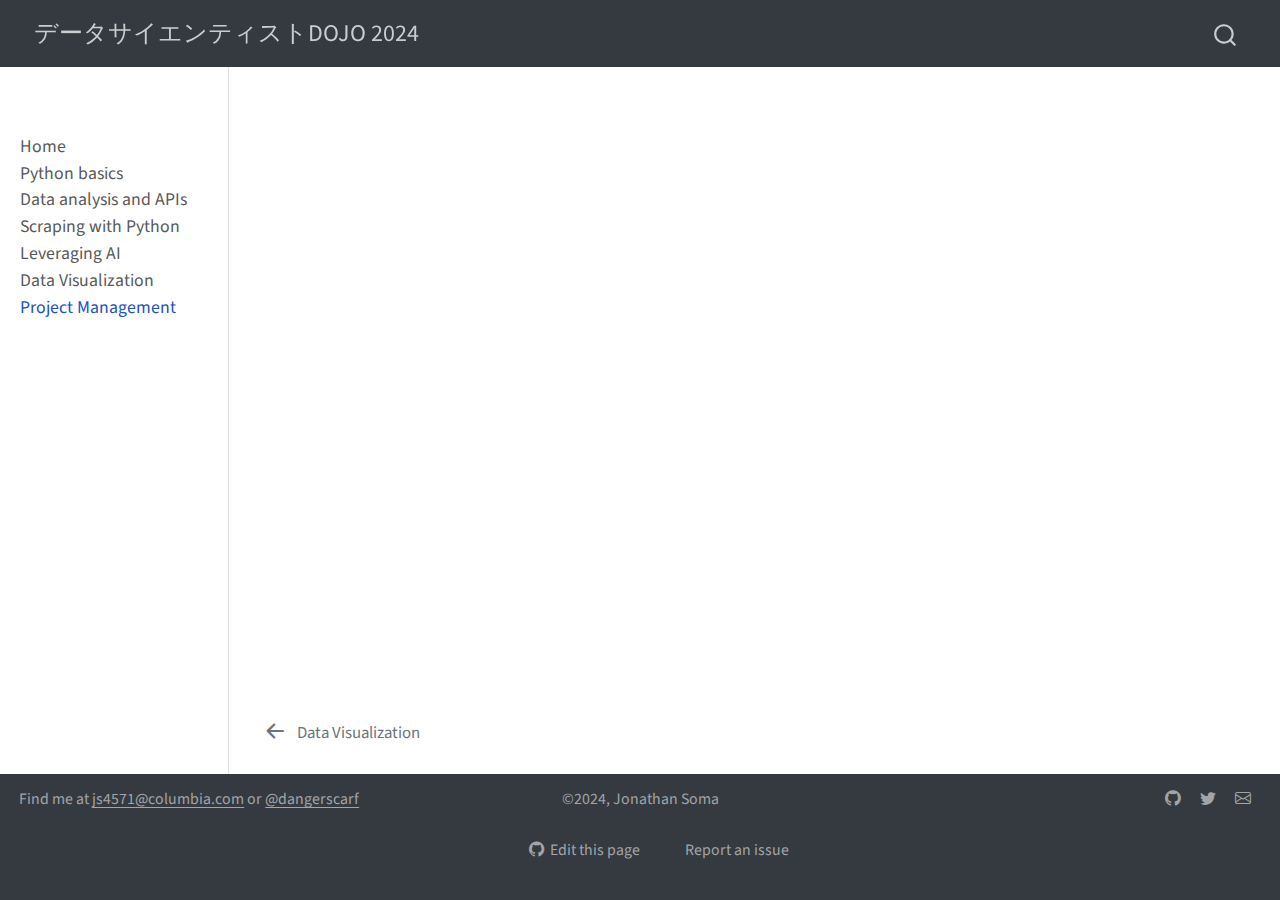
<file: docs/project-mgmt.html>
<!DOCTYPE html>
<html xmlns="http://www.w3.org/1999/xhtml" lang="en" xml:lang="en"><head>

<meta charset="utf-8">
<meta name="generator" content="quarto-1.4.550">

<meta name="viewport" content="width=device-width, initial-scale=1.0, user-scalable=yes">


<title>データサイエンティストDOJO 2024</title>
<style>
code{white-space: pre-wrap;}
span.smallcaps{font-variant: small-caps;}
div.columns{display: flex; gap: min(4vw, 1.5em);}
div.column{flex: auto; overflow-x: auto;}
div.hanging-indent{margin-left: 1.5em; text-indent: -1.5em;}
ul.task-list{list-style: none;}
ul.task-list li input[type="checkbox"] {
  width: 0.8em;
  margin: 0 0.8em 0.2em -1em; /* quarto-specific, see https://github.com/quarto-dev/quarto-cli/issues/4556 */ 
  vertical-align: middle;
}
</style>


<script src="site_libs/quarto-nav/quarto-nav.js"></script>
<script src="site_libs/quarto-nav/headroom.min.js"></script>
<script src="site_libs/clipboard/clipboard.min.js"></script>
<script src="site_libs/quarto-search/autocomplete.umd.js"></script>
<script src="site_libs/quarto-search/fuse.min.js"></script>
<script src="site_libs/quarto-search/quarto-search.js"></script>
<meta name="quarto:offset" content="./">
<link href="./data-visualization.html" rel="prev">
<script src="site_libs/quarto-html/quarto.js"></script>
<script src="site_libs/quarto-html/popper.min.js"></script>
<script src="site_libs/quarto-html/tippy.umd.min.js"></script>
<script src="site_libs/quarto-html/anchor.min.js"></script>
<link href="site_libs/quarto-html/tippy.css" rel="stylesheet">
<link href="site_libs/quarto-html/quarto-syntax-highlighting.css" rel="stylesheet" id="quarto-text-highlighting-styles">
<script src="site_libs/bootstrap/bootstrap.min.js"></script>
<link href="site_libs/bootstrap/bootstrap-icons.css" rel="stylesheet">
<link href="site_libs/bootstrap/bootstrap.min.css" rel="stylesheet" id="quarto-bootstrap" data-mode="light">
<script id="quarto-search-options" type="application/json">{
  "location": "navbar",
  "copy-button": false,
  "collapse-after": 3,
  "panel-placement": "end",
  "type": "overlay",
  "limit": 50,
  "keyboard-shortcut": [
    "f",
    "/",
    "s"
  ],
  "show-item-context": false,
  "language": {
    "search-no-results-text": "No results",
    "search-matching-documents-text": "matching documents",
    "search-copy-link-title": "Copy link to search",
    "search-hide-matches-text": "Hide additional matches",
    "search-more-match-text": "more match in this document",
    "search-more-matches-text": "more matches in this document",
    "search-clear-button-title": "Clear",
    "search-text-placeholder": "",
    "search-detached-cancel-button-title": "Cancel",
    "search-submit-button-title": "Submit",
    "search-label": "Search"
  }
}</script>


<link rel="stylesheet" href="static/style.css">
<meta name="twitter:title" content="データサイエンティストDOJO 2024">
<meta name="twitter:creator" content="@dangerscarf">
<meta name="twitter:card" content="summary">
</head>

<body class="nav-sidebar docked nav-fixed fullcontent">

<div id="quarto-search-results"></div>
  <header id="quarto-header" class="headroom fixed-top">
    <nav class="navbar navbar-expand-lg " data-bs-theme="dark">
      <div class="navbar-container container-fluid">
      <div class="navbar-brand-container mx-auto">
    <a class="navbar-brand" href="./index.html">
    <span class="navbar-title">データサイエンティストDOJO 2024</span>
    </a>
  </div>
        <div class="quarto-navbar-tools">
</div>
          <div id="quarto-search" class="" title="Search"></div>
      </div> <!-- /container-fluid -->
    </nav>
  <nav class="quarto-secondary-nav">
    <div class="container-fluid d-flex">
      <button type="button" class="quarto-btn-toggle btn" data-bs-toggle="collapse" data-bs-target=".quarto-sidebar-collapse-item" aria-controls="quarto-sidebar" aria-expanded="false" aria-label="Toggle sidebar navigation" onclick="if (window.quartoToggleHeadroom) { window.quartoToggleHeadroom(); }">
        <i class="bi bi-layout-text-sidebar-reverse"></i>
      </button>
        <nav class="quarto-page-breadcrumbs" aria-label="breadcrumb"><ol class="breadcrumb"><li class="breadcrumb-item"><a href="./project-mgmt.html">Project Management</a></li></ol></nav>
        <a class="flex-grow-1" role="button" data-bs-toggle="collapse" data-bs-target=".quarto-sidebar-collapse-item" aria-controls="quarto-sidebar" aria-expanded="false" aria-label="Toggle sidebar navigation" onclick="if (window.quartoToggleHeadroom) { window.quartoToggleHeadroom(); }">      
        </a>
      <button type="button" class="btn quarto-search-button" aria-label="" onclick="window.quartoOpenSearch();">
        <i class="bi bi-search"></i>
      </button>
    </div>
  </nav>
</header>
<!-- content -->
<div id="quarto-content" class="quarto-container page-columns page-rows-contents page-layout-article page-navbar">
<!-- sidebar -->
  <nav id="quarto-sidebar" class="sidebar collapse collapse-horizontal quarto-sidebar-collapse-item sidebar-navigation docked overflow-auto">
        <div class="mt-2 flex-shrink-0 align-items-center">
        <div class="sidebar-search">
        <div id="quarto-search" class="" title="Search"></div>
        </div>
        </div>
    <div class="sidebar-menu-container"> 
    <ul class="list-unstyled mt-1">
        <li class="sidebar-item">
  <div class="sidebar-item-container"> 
  <a href="./index.html" class="sidebar-item-text sidebar-link">
 <span class="menu-text">Home</span></a>
  </div>
</li>
        <li class="sidebar-item">
  <div class="sidebar-item-container"> 
  <a href="./basics.html" class="sidebar-item-text sidebar-link">
 <span class="menu-text">Python basics</span></a>
  </div>
</li>
        <li class="sidebar-item">
  <div class="sidebar-item-container"> 
  <a href="./pandas-and-apis.html" class="sidebar-item-text sidebar-link">
 <span class="menu-text">Data analysis and APIs</span></a>
  </div>
</li>
        <li class="sidebar-item">
  <div class="sidebar-item-container"> 
  <a href="./scraping.html" class="sidebar-item-text sidebar-link">
 <span class="menu-text">Scraping with Python</span></a>
  </div>
</li>
        <li class="sidebar-item">
  <div class="sidebar-item-container"> 
  <a href="./ai.html" class="sidebar-item-text sidebar-link">
 <span class="menu-text">Leveraging AI</span></a>
  </div>
</li>
        <li class="sidebar-item">
  <div class="sidebar-item-container"> 
  <a href="./data-visualization.html" class="sidebar-item-text sidebar-link">
 <span class="menu-text">Data Visualization</span></a>
  </div>
</li>
        <li class="sidebar-item">
  <div class="sidebar-item-container"> 
  <a href="./project-mgmt.html" class="sidebar-item-text sidebar-link active">
 <span class="menu-text">Project Management</span></a>
  </div>
</li>
    </ul>
    </div>
</nav>
<div id="quarto-sidebar-glass" class="quarto-sidebar-collapse-item" data-bs-toggle="collapse" data-bs-target=".quarto-sidebar-collapse-item"></div>
<!-- margin-sidebar -->
    
<!-- main -->
<main class="content" id="quarto-document-content">







</main> <!-- /main -->
<script id="quarto-html-after-body" type="application/javascript">
window.document.addEventListener("DOMContentLoaded", function (event) {
  const toggleBodyColorMode = (bsSheetEl) => {
    const mode = bsSheetEl.getAttribute("data-mode");
    const bodyEl = window.document.querySelector("body");
    if (mode === "dark") {
      bodyEl.classList.add("quarto-dark");
      bodyEl.classList.remove("quarto-light");
    } else {
      bodyEl.classList.add("quarto-light");
      bodyEl.classList.remove("quarto-dark");
    }
  }
  const toggleBodyColorPrimary = () => {
    const bsSheetEl = window.document.querySelector("link#quarto-bootstrap");
    if (bsSheetEl) {
      toggleBodyColorMode(bsSheetEl);
    }
  }
  toggleBodyColorPrimary();  
  const icon = "";
  const anchorJS = new window.AnchorJS();
  anchorJS.options = {
    placement: 'right',
    icon: icon
  };
  anchorJS.add('.anchored');
  const isCodeAnnotation = (el) => {
    for (const clz of el.classList) {
      if (clz.startsWith('code-annotation-')) {                     
        return true;
      }
    }
    return false;
  }
  const clipboard = new window.ClipboardJS('.code-copy-button', {
    text: function(trigger) {
      const codeEl = trigger.previousElementSibling.cloneNode(true);
      for (const childEl of codeEl.children) {
        if (isCodeAnnotation(childEl)) {
          childEl.remove();
        }
      }
      return codeEl.innerText;
    }
  });
  clipboard.on('success', function(e) {
    // button target
    const button = e.trigger;
    // don't keep focus
    button.blur();
    // flash "checked"
    button.classList.add('code-copy-button-checked');
    var currentTitle = button.getAttribute("title");
    button.setAttribute("title", "Copied!");
    let tooltip;
    if (window.bootstrap) {
      button.setAttribute("data-bs-toggle", "tooltip");
      button.setAttribute("data-bs-placement", "left");
      button.setAttribute("data-bs-title", "Copied!");
      tooltip = new bootstrap.Tooltip(button, 
        { trigger: "manual", 
          customClass: "code-copy-button-tooltip",
          offset: [0, -8]});
      tooltip.show();    
    }
    setTimeout(function() {
      if (tooltip) {
        tooltip.hide();
        button.removeAttribute("data-bs-title");
        button.removeAttribute("data-bs-toggle");
        button.removeAttribute("data-bs-placement");
      }
      button.setAttribute("title", currentTitle);
      button.classList.remove('code-copy-button-checked');
    }, 1000);
    // clear code selection
    e.clearSelection();
  });
  function tippyHover(el, contentFn, onTriggerFn, onUntriggerFn) {
    const config = {
      allowHTML: true,
      maxWidth: 500,
      delay: 100,
      arrow: false,
      appendTo: function(el) {
          return el.parentElement;
      },
      interactive: true,
      interactiveBorder: 10,
      theme: 'quarto',
      placement: 'bottom-start',
    };
    if (contentFn) {
      config.content = contentFn;
    }
    if (onTriggerFn) {
      config.onTrigger = onTriggerFn;
    }
    if (onUntriggerFn) {
      config.onUntrigger = onUntriggerFn;
    }
    window.tippy(el, config); 
  }
  const noterefs = window.document.querySelectorAll('a[role="doc-noteref"]');
  for (var i=0; i<noterefs.length; i++) {
    const ref = noterefs[i];
    tippyHover(ref, function() {
      // use id or data attribute instead here
      let href = ref.getAttribute('data-footnote-href') || ref.getAttribute('href');
      try { href = new URL(href).hash; } catch {}
      const id = href.replace(/^#\/?/, "");
      const note = window.document.getElementById(id);
      return note.innerHTML;
    });
  }
  const xrefs = window.document.querySelectorAll('a.quarto-xref');
  const processXRef = (id, note) => {
    // Strip column container classes
    const stripColumnClz = (el) => {
      el.classList.remove("page-full", "page-columns");
      if (el.children) {
        for (const child of el.children) {
          stripColumnClz(child);
        }
      }
    }
    stripColumnClz(note)
    if (id === null || id.startsWith('sec-')) {
      // Special case sections, only their first couple elements
      const container = document.createElement("div");
      if (note.children && note.children.length > 2) {
        container.appendChild(note.children[0].cloneNode(true));
        for (let i = 1; i < note.children.length; i++) {
          const child = note.children[i];
          if (child.tagName === "P" && child.innerText === "") {
            continue;
          } else {
            container.appendChild(child.cloneNode(true));
            break;
          }
        }
        if (window.Quarto?.typesetMath) {
          window.Quarto.typesetMath(container);
        }
        return container.innerHTML
      } else {
        if (window.Quarto?.typesetMath) {
          window.Quarto.typesetMath(note);
        }
        return note.innerHTML;
      }
    } else {
      // Remove any anchor links if they are present
      const anchorLink = note.querySelector('a.anchorjs-link');
      if (anchorLink) {
        anchorLink.remove();
      }
      if (window.Quarto?.typesetMath) {
        window.Quarto.typesetMath(note);
      }
      // TODO in 1.5, we should make sure this works without a callout special case
      if (note.classList.contains("callout")) {
        return note.outerHTML;
      } else {
        return note.innerHTML;
      }
    }
  }
  for (var i=0; i<xrefs.length; i++) {
    const xref = xrefs[i];
    tippyHover(xref, undefined, function(instance) {
      instance.disable();
      let url = xref.getAttribute('href');
      let hash = undefined; 
      if (url.startsWith('#')) {
        hash = url;
      } else {
        try { hash = new URL(url).hash; } catch {}
      }
      if (hash) {
        const id = hash.replace(/^#\/?/, "");
        const note = window.document.getElementById(id);
        if (note !== null) {
          try {
            const html = processXRef(id, note.cloneNode(true));
            instance.setContent(html);
          } finally {
            instance.enable();
            instance.show();
          }
        } else {
          // See if we can fetch this
          fetch(url.split('#')[0])
          .then(res => res.text())
          .then(html => {
            const parser = new DOMParser();
            const htmlDoc = parser.parseFromString(html, "text/html");
            const note = htmlDoc.getElementById(id);
            if (note !== null) {
              const html = processXRef(id, note);
              instance.setContent(html);
            } 
          }).finally(() => {
            instance.enable();
            instance.show();
          });
        }
      } else {
        // See if we can fetch a full url (with no hash to target)
        // This is a special case and we should probably do some content thinning / targeting
        fetch(url)
        .then(res => res.text())
        .then(html => {
          const parser = new DOMParser();
          const htmlDoc = parser.parseFromString(html, "text/html");
          const note = htmlDoc.querySelector('main.content');
          if (note !== null) {
            // This should only happen for chapter cross references
            // (since there is no id in the URL)
            // remove the first header
            if (note.children.length > 0 && note.children[0].tagName === "HEADER") {
              note.children[0].remove();
            }
            const html = processXRef(null, note);
            instance.setContent(html);
          } 
        }).finally(() => {
          instance.enable();
          instance.show();
        });
      }
    }, function(instance) {
    });
  }
      let selectedAnnoteEl;
      const selectorForAnnotation = ( cell, annotation) => {
        let cellAttr = 'data-code-cell="' + cell + '"';
        let lineAttr = 'data-code-annotation="' +  annotation + '"';
        const selector = 'span[' + cellAttr + '][' + lineAttr + ']';
        return selector;
      }
      const selectCodeLines = (annoteEl) => {
        const doc = window.document;
        const targetCell = annoteEl.getAttribute("data-target-cell");
        const targetAnnotation = annoteEl.getAttribute("data-target-annotation");
        const annoteSpan = window.document.querySelector(selectorForAnnotation(targetCell, targetAnnotation));
        const lines = annoteSpan.getAttribute("data-code-lines").split(",");
        const lineIds = lines.map((line) => {
          return targetCell + "-" + line;
        })
        let top = null;
        let height = null;
        let parent = null;
        if (lineIds.length > 0) {
            //compute the position of the single el (top and bottom and make a div)
            const el = window.document.getElementById(lineIds[0]);
            top = el.offsetTop;
            height = el.offsetHeight;
            parent = el.parentElement.parentElement;
          if (lineIds.length > 1) {
            const lastEl = window.document.getElementById(lineIds[lineIds.length - 1]);
            const bottom = lastEl.offsetTop + lastEl.offsetHeight;
            height = bottom - top;
          }
          if (top !== null && height !== null && parent !== null) {
            // cook up a div (if necessary) and position it 
            let div = window.document.getElementById("code-annotation-line-highlight");
            if (div === null) {
              div = window.document.createElement("div");
              div.setAttribute("id", "code-annotation-line-highlight");
              div.style.position = 'absolute';
              parent.appendChild(div);
            }
            div.style.top = top - 2 + "px";
            div.style.height = height + 4 + "px";
            div.style.left = 0;
            let gutterDiv = window.document.getElementById("code-annotation-line-highlight-gutter");
            if (gutterDiv === null) {
              gutterDiv = window.document.createElement("div");
              gutterDiv.setAttribute("id", "code-annotation-line-highlight-gutter");
              gutterDiv.style.position = 'absolute';
              const codeCell = window.document.getElementById(targetCell);
              const gutter = codeCell.querySelector('.code-annotation-gutter');
              gutter.appendChild(gutterDiv);
            }
            gutterDiv.style.top = top - 2 + "px";
            gutterDiv.style.height = height + 4 + "px";
          }
          selectedAnnoteEl = annoteEl;
        }
      };
      const unselectCodeLines = () => {
        const elementsIds = ["code-annotation-line-highlight", "code-annotation-line-highlight-gutter"];
        elementsIds.forEach((elId) => {
          const div = window.document.getElementById(elId);
          if (div) {
            div.remove();
          }
        });
        selectedAnnoteEl = undefined;
      };
        // Handle positioning of the toggle
    window.addEventListener(
      "resize",
      throttle(() => {
        elRect = undefined;
        if (selectedAnnoteEl) {
          selectCodeLines(selectedAnnoteEl);
        }
      }, 10)
    );
    function throttle(fn, ms) {
    let throttle = false;
    let timer;
      return (...args) => {
        if(!throttle) { // first call gets through
            fn.apply(this, args);
            throttle = true;
        } else { // all the others get throttled
            if(timer) clearTimeout(timer); // cancel #2
            timer = setTimeout(() => {
              fn.apply(this, args);
              timer = throttle = false;
            }, ms);
        }
      };
    }
      // Attach click handler to the DT
      const annoteDls = window.document.querySelectorAll('dt[data-target-cell]');
      for (const annoteDlNode of annoteDls) {
        annoteDlNode.addEventListener('click', (event) => {
          const clickedEl = event.target;
          if (clickedEl !== selectedAnnoteEl) {
            unselectCodeLines();
            const activeEl = window.document.querySelector('dt[data-target-cell].code-annotation-active');
            if (activeEl) {
              activeEl.classList.remove('code-annotation-active');
            }
            selectCodeLines(clickedEl);
            clickedEl.classList.add('code-annotation-active');
          } else {
            // Unselect the line
            unselectCodeLines();
            clickedEl.classList.remove('code-annotation-active');
          }
        });
      }
  const findCites = (el) => {
    const parentEl = el.parentElement;
    if (parentEl) {
      const cites = parentEl.dataset.cites;
      if (cites) {
        return {
          el,
          cites: cites.split(' ')
        };
      } else {
        return findCites(el.parentElement)
      }
    } else {
      return undefined;
    }
  };
  var bibliorefs = window.document.querySelectorAll('a[role="doc-biblioref"]');
  for (var i=0; i<bibliorefs.length; i++) {
    const ref = bibliorefs[i];
    const citeInfo = findCites(ref);
    if (citeInfo) {
      tippyHover(citeInfo.el, function() {
        var popup = window.document.createElement('div');
        citeInfo.cites.forEach(function(cite) {
          var citeDiv = window.document.createElement('div');
          citeDiv.classList.add('hanging-indent');
          citeDiv.classList.add('csl-entry');
          var biblioDiv = window.document.getElementById('ref-' + cite);
          if (biblioDiv) {
            citeDiv.innerHTML = biblioDiv.innerHTML;
          }
          popup.appendChild(citeDiv);
        });
        return popup.innerHTML;
      });
    }
  }
});
</script>
<nav class="page-navigation">
  <div class="nav-page nav-page-previous">
      <a href="./data-visualization.html" class="pagination-link" aria-label="Data Visualization">
        <i class="bi bi-arrow-left-short"></i> <span class="nav-page-text">Data Visualization</span>
      </a>          
  </div>
  <div class="nav-page nav-page-next">
  </div>
</nav>
</div> <!-- /content -->
<footer class="footer">
  <div class="nav-footer">
    <div class="nav-footer-left">
<p>Find me at <a href="mailto:js4571@columbia.com">js4571@columbia.com</a> or <a href="https://twitter.com/dangerscarf"><span class="citation" data-cites="dangerscarf">@dangerscarf</span></a></p>
</div>   
    <div class="nav-footer-center">
<p>©2024, Jonathan Soma</p>
<div class="toc-actions"><ul><li><a href="https://github.com/jsoma/2024-dojo/edit/main/project-mgmt.qmd" class="toc-action"><i class="bi bi-github"></i>Edit this page</a></li><li><a href="https://github.com/jsoma/2024-dojo/issues/new" class="toc-action"><i class="bi empty"></i>Report an issue</a></li></ul></div></div>
    <div class="nav-footer-right">
      <ul class="footer-items list-unstyled">
    <li class="nav-item compact">
    <a class="nav-link" href="https://github.com/jsoma">
      <i class="bi bi-github" role="img">
</i> 
    </a>
  </li>  
    <li class="nav-item compact">
    <a class="nav-link" href="https://twitter.com/dangerscarf">
      <i class="bi bi-twitter" role="img">
</i> 
    </a>
  </li>  
    <li class="nav-item compact">
    <a class="nav-link" href="mailto:js4571@columbia.edu">
      <i class="bi bi-envelope" role="img">
</i> 
    </a>
  </li>  
</ul>
    </div>
  </div>
</footer>




</body></html>
</file>
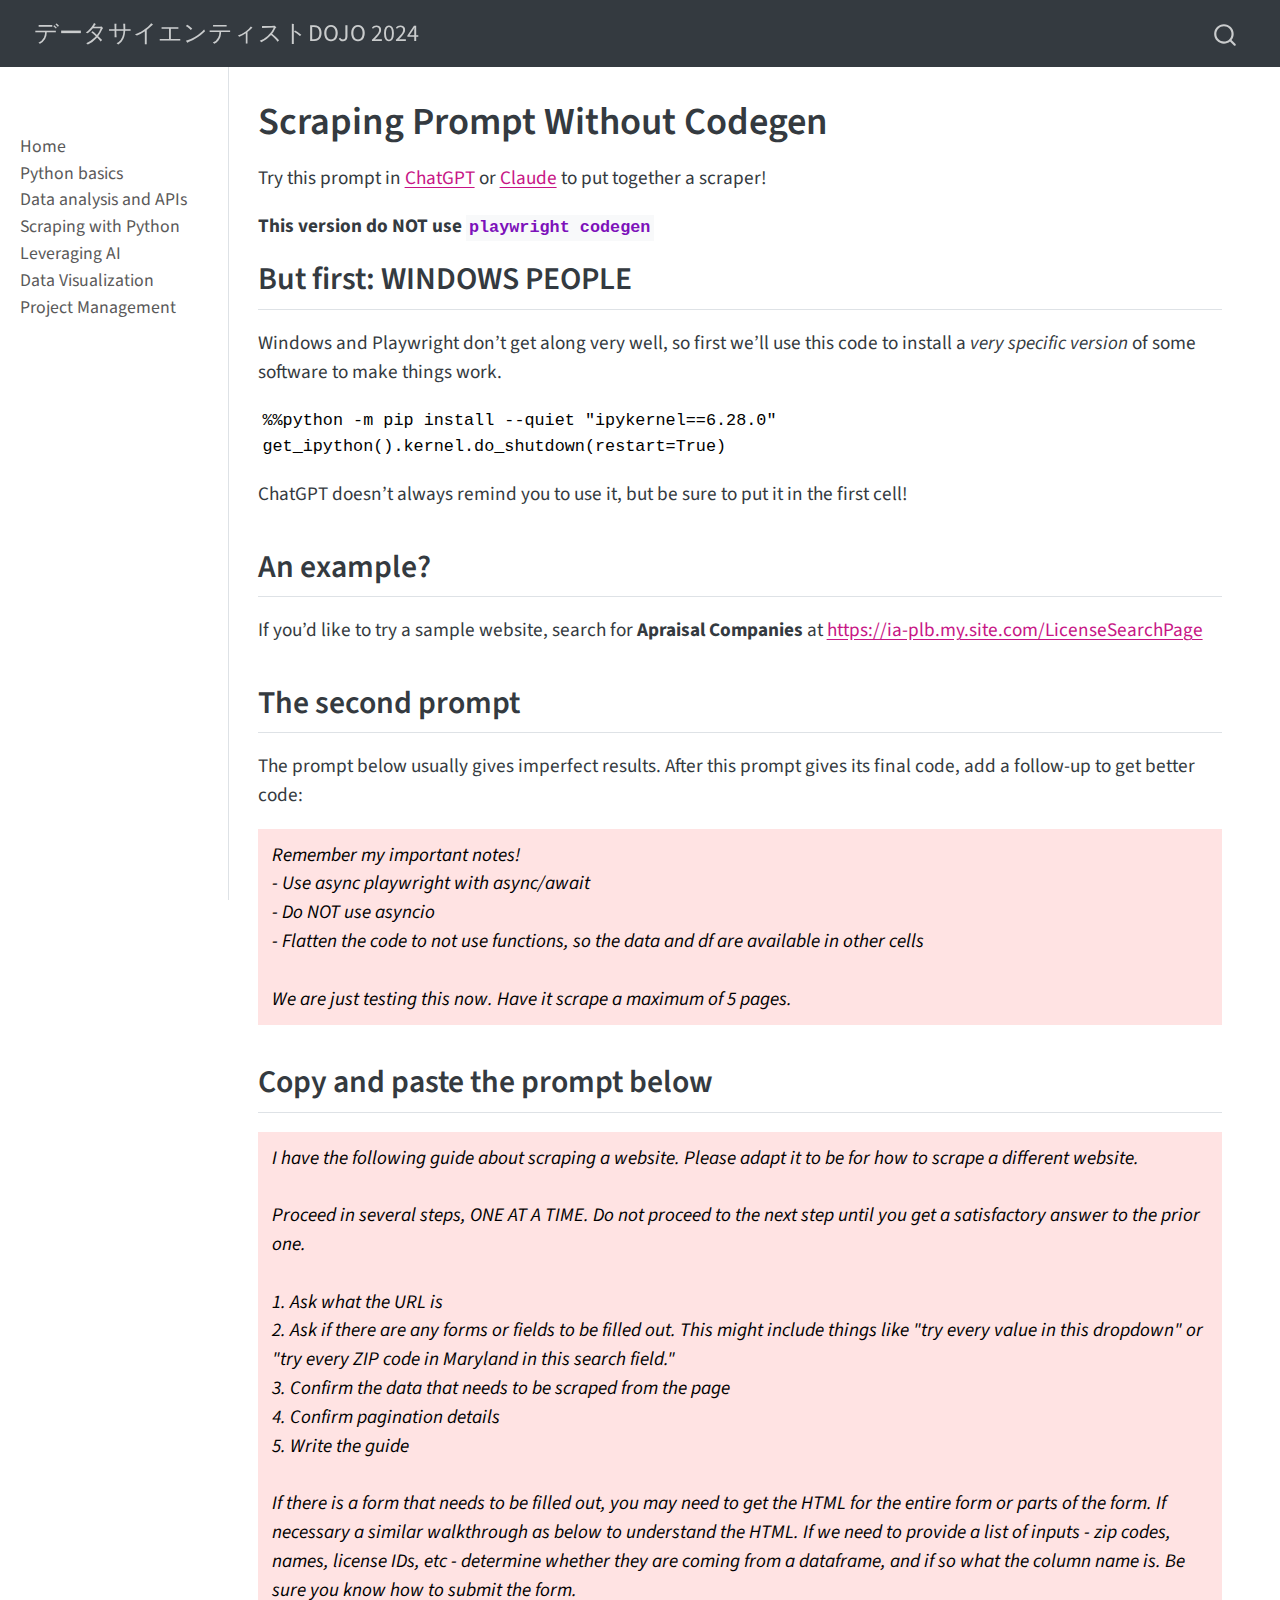
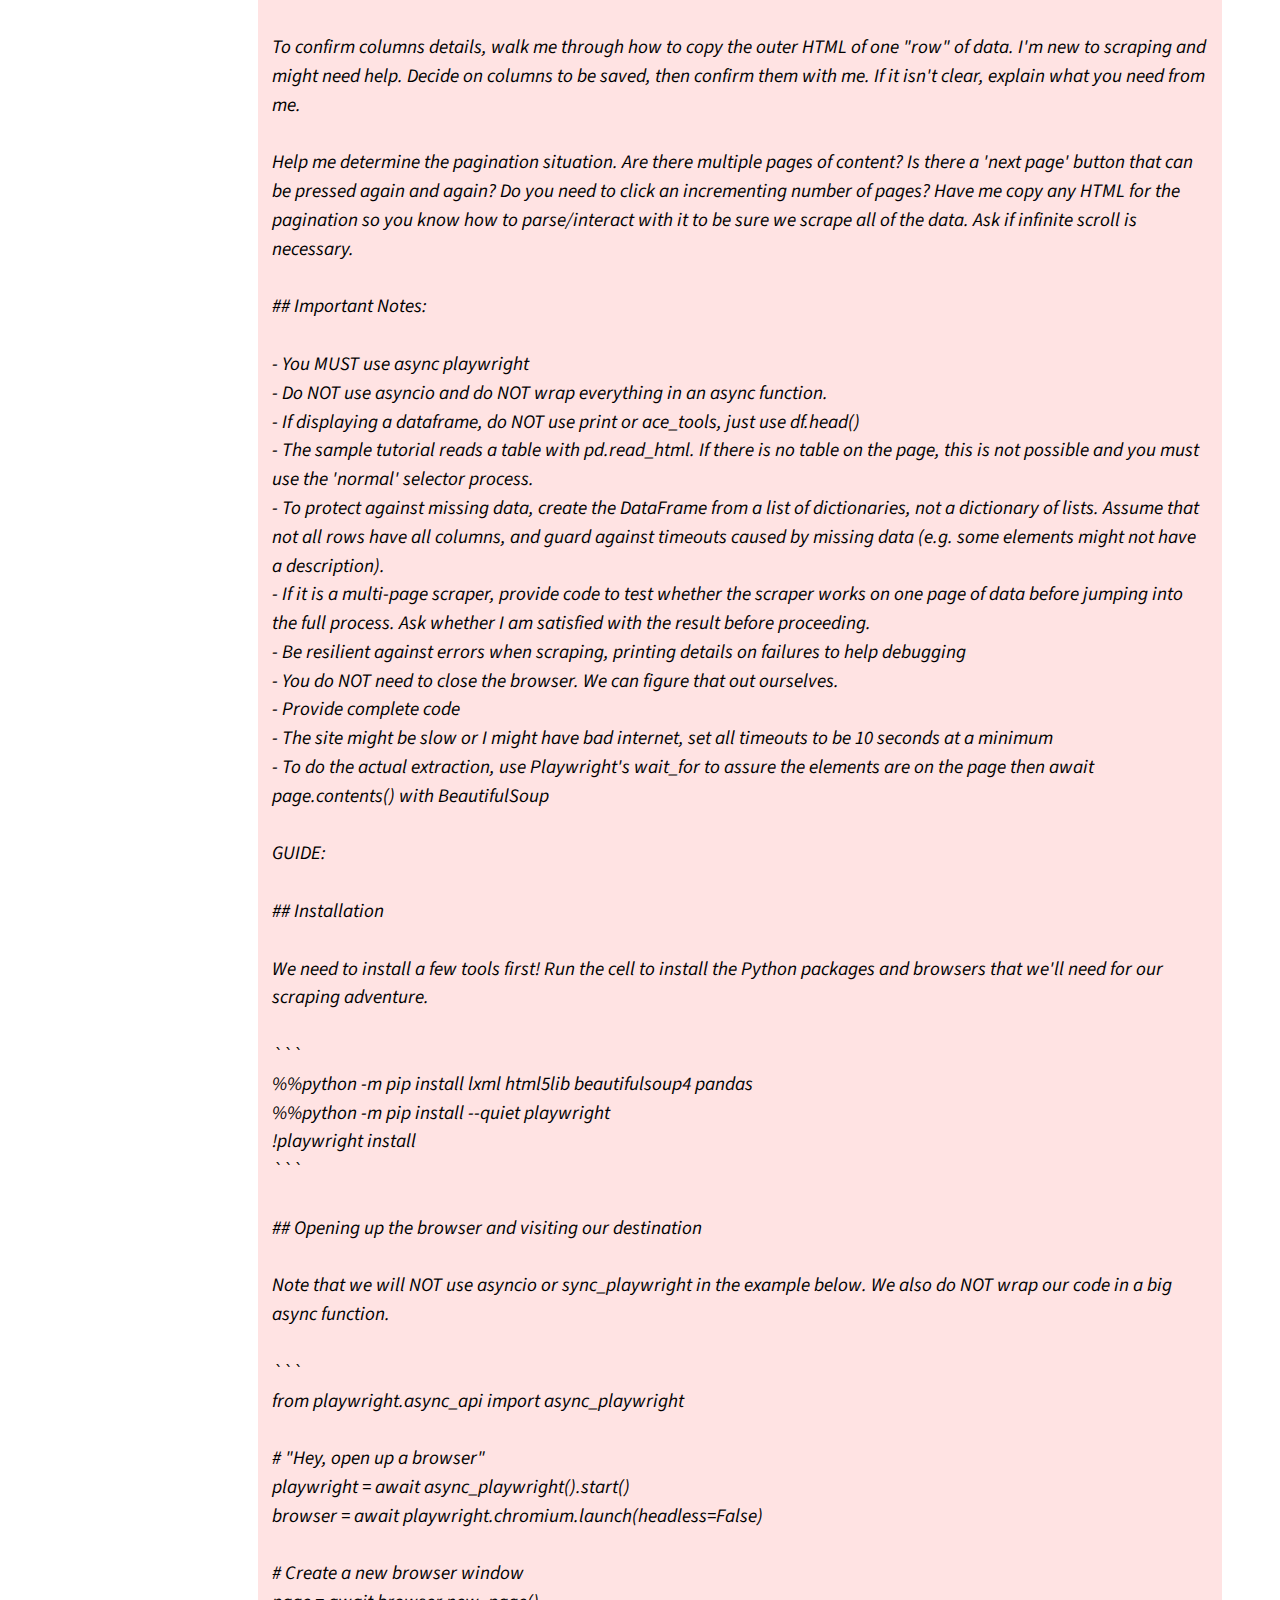
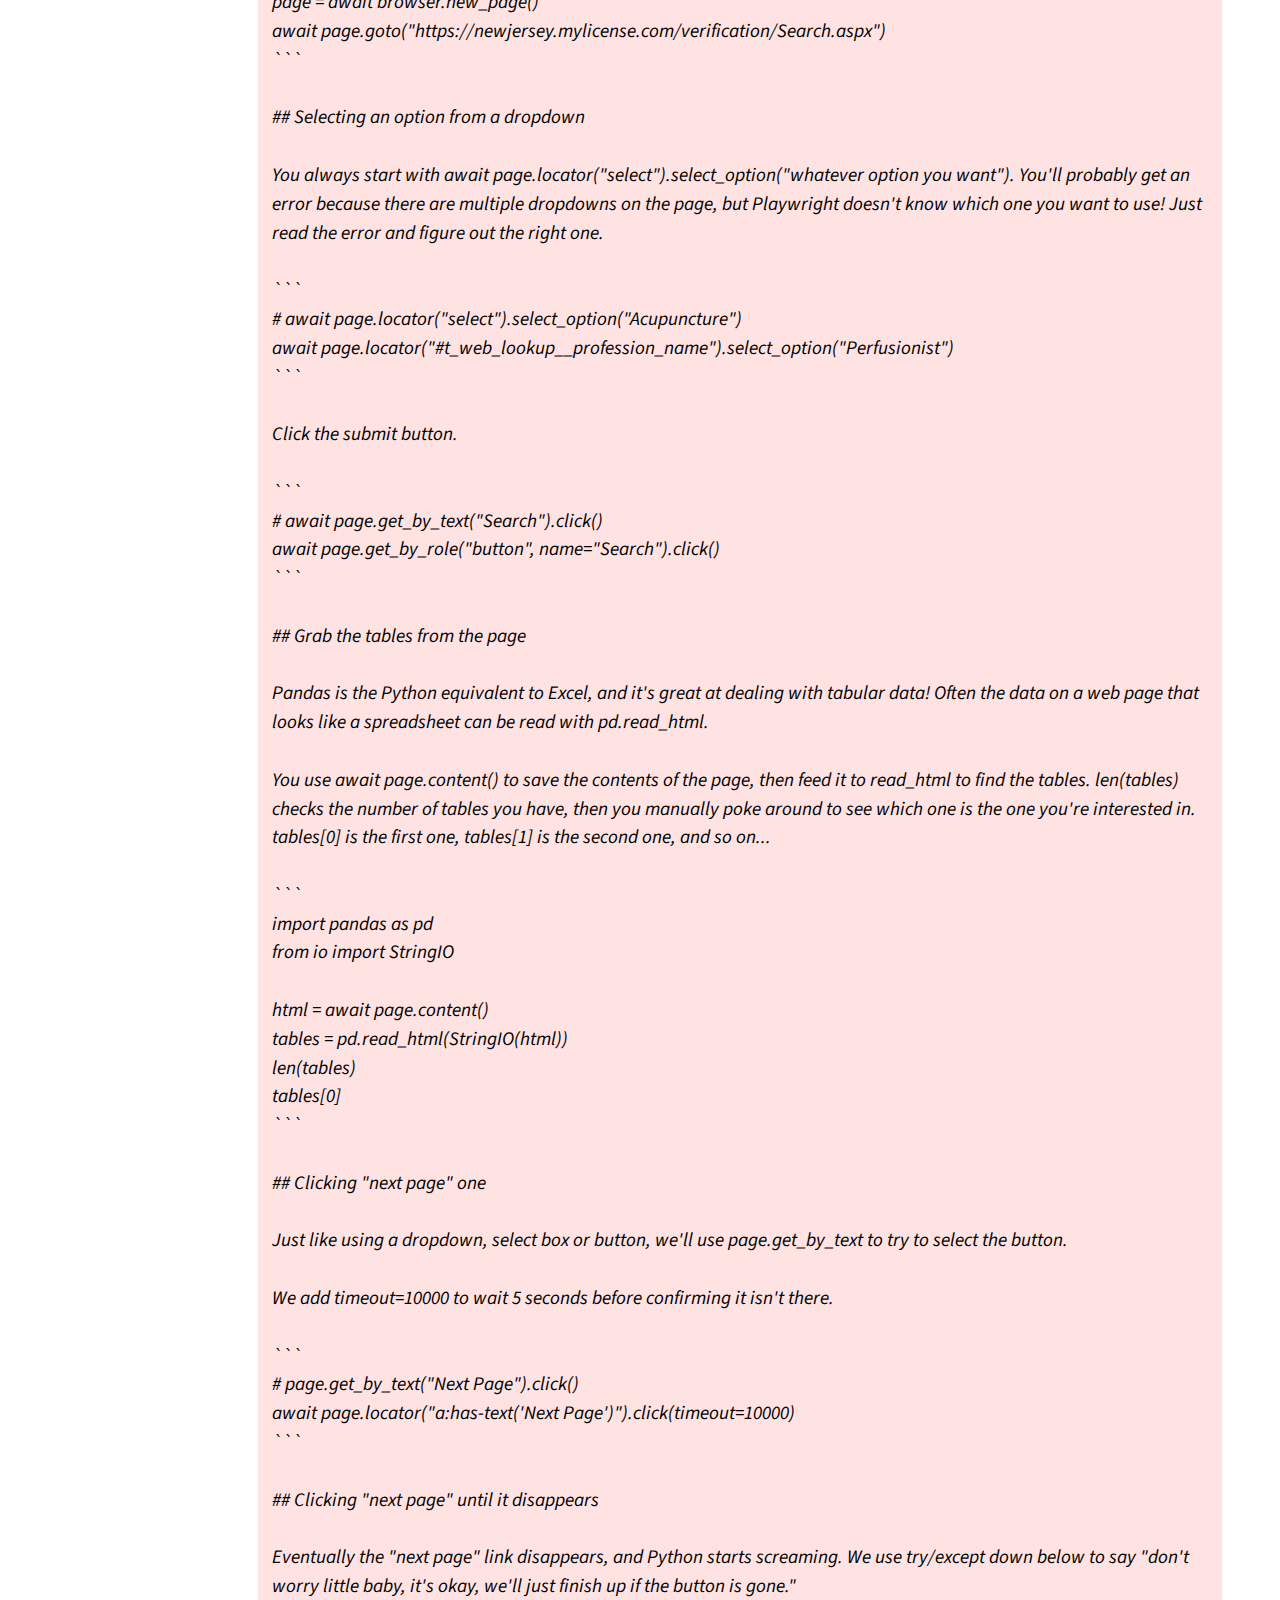
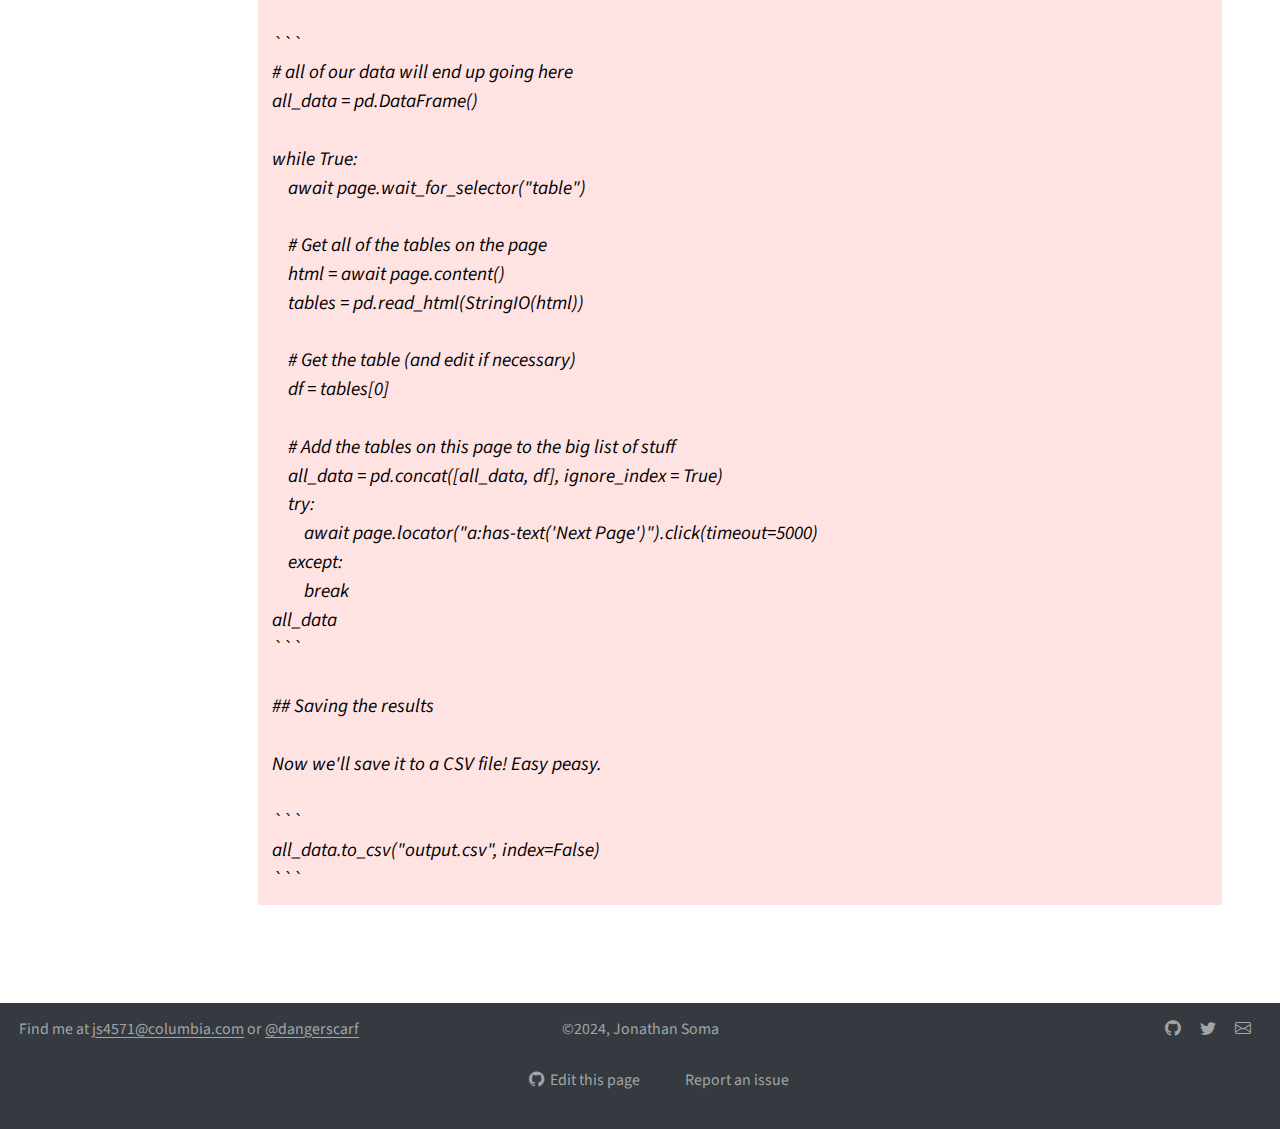
<file: docs/scraping-prompt-1.html>
<!DOCTYPE html>
<html xmlns="http://www.w3.org/1999/xhtml" lang="en" xml:lang="en"><head>

<meta charset="utf-8">
<meta name="generator" content="quarto-1.4.550">

<meta name="viewport" content="width=device-width, initial-scale=1.0, user-scalable=yes">


<title>データサイエンティストDOJO 2024 - Scraping Prompt Without Codegen</title>
<style>
code{white-space: pre-wrap;}
span.smallcaps{font-variant: small-caps;}
div.columns{display: flex; gap: min(4vw, 1.5em);}
div.column{flex: auto; overflow-x: auto;}
div.hanging-indent{margin-left: 1.5em; text-indent: -1.5em;}
ul.task-list{list-style: none;}
ul.task-list li input[type="checkbox"] {
  width: 0.8em;
  margin: 0 0.8em 0.2em -1em; /* quarto-specific, see https://github.com/quarto-dev/quarto-cli/issues/4556 */ 
  vertical-align: middle;
}
</style>


<script src="site_libs/quarto-nav/quarto-nav.js"></script>
<script src="site_libs/quarto-nav/headroom.min.js"></script>
<script src="site_libs/clipboard/clipboard.min.js"></script>
<script src="site_libs/quarto-search/autocomplete.umd.js"></script>
<script src="site_libs/quarto-search/fuse.min.js"></script>
<script src="site_libs/quarto-search/quarto-search.js"></script>
<meta name="quarto:offset" content="./">
<script src="site_libs/quarto-html/quarto.js"></script>
<script src="site_libs/quarto-html/popper.min.js"></script>
<script src="site_libs/quarto-html/tippy.umd.min.js"></script>
<script src="site_libs/quarto-html/anchor.min.js"></script>
<link href="site_libs/quarto-html/tippy.css" rel="stylesheet">
<link href="site_libs/quarto-html/quarto-syntax-highlighting.css" rel="stylesheet" id="quarto-text-highlighting-styles">
<script src="site_libs/bootstrap/bootstrap.min.js"></script>
<link href="site_libs/bootstrap/bootstrap-icons.css" rel="stylesheet">
<link href="site_libs/bootstrap/bootstrap.min.css" rel="stylesheet" id="quarto-bootstrap" data-mode="light">
<script id="quarto-search-options" type="application/json">{
  "location": "navbar",
  "copy-button": false,
  "collapse-after": 3,
  "panel-placement": "end",
  "type": "overlay",
  "limit": 50,
  "keyboard-shortcut": [
    "f",
    "/",
    "s"
  ],
  "show-item-context": false,
  "language": {
    "search-no-results-text": "No results",
    "search-matching-documents-text": "matching documents",
    "search-copy-link-title": "Copy link to search",
    "search-hide-matches-text": "Hide additional matches",
    "search-more-match-text": "more match in this document",
    "search-more-matches-text": "more matches in this document",
    "search-clear-button-title": "Clear",
    "search-text-placeholder": "",
    "search-detached-cancel-button-title": "Cancel",
    "search-submit-button-title": "Submit",
    "search-label": "Search"
  }
}</script>


<link rel="stylesheet" href="static/style.css">
<meta name="twitter:title" content="データサイエンティストDOJO 2024 - Scraping Prompt Without Codegen">
<meta name="twitter:description" content="">
<meta name="twitter:creator" content="@dangerscarf">
<meta name="twitter:card" content="summary">
</head>

<body class="nav-sidebar docked nav-fixed fullcontent">

<div id="quarto-search-results"></div>
  <header id="quarto-header" class="headroom fixed-top">
    <nav class="navbar navbar-expand-lg " data-bs-theme="dark">
      <div class="navbar-container container-fluid">
      <div class="navbar-brand-container mx-auto">
    <a class="navbar-brand" href="./index.html">
    <span class="navbar-title">データサイエンティストDOJO 2024</span>
    </a>
  </div>
        <div class="quarto-navbar-tools">
</div>
          <div id="quarto-search" class="" title="Search"></div>
      </div> <!-- /container-fluid -->
    </nav>
  <nav class="quarto-secondary-nav">
    <div class="container-fluid d-flex">
      <button type="button" class="quarto-btn-toggle btn" data-bs-toggle="collapse" data-bs-target=".quarto-sidebar-collapse-item" aria-controls="quarto-sidebar" aria-expanded="false" aria-label="Toggle sidebar navigation" onclick="if (window.quartoToggleHeadroom) { window.quartoToggleHeadroom(); }">
        <i class="bi bi-layout-text-sidebar-reverse"></i>
      </button>
        <nav class="quarto-page-breadcrumbs" aria-label="breadcrumb"><ol class="breadcrumb"><li class="breadcrumb-item">Scraping Prompt Without Codegen</li></ol></nav>
        <a class="flex-grow-1" role="button" data-bs-toggle="collapse" data-bs-target=".quarto-sidebar-collapse-item" aria-controls="quarto-sidebar" aria-expanded="false" aria-label="Toggle sidebar navigation" onclick="if (window.quartoToggleHeadroom) { window.quartoToggleHeadroom(); }">      
        </a>
      <button type="button" class="btn quarto-search-button" aria-label="" onclick="window.quartoOpenSearch();">
        <i class="bi bi-search"></i>
      </button>
    </div>
  </nav>
</header>
<!-- content -->
<div id="quarto-content" class="quarto-container page-columns page-rows-contents page-layout-article page-navbar">
<!-- sidebar -->
  <nav id="quarto-sidebar" class="sidebar collapse collapse-horizontal quarto-sidebar-collapse-item sidebar-navigation docked overflow-auto">
        <div class="mt-2 flex-shrink-0 align-items-center">
        <div class="sidebar-search">
        <div id="quarto-search" class="" title="Search"></div>
        </div>
        </div>
    <div class="sidebar-menu-container"> 
    <ul class="list-unstyled mt-1">
        <li class="sidebar-item">
  <div class="sidebar-item-container"> 
  <a href="./index.html" class="sidebar-item-text sidebar-link">
 <span class="menu-text">Home</span></a>
  </div>
</li>
        <li class="sidebar-item">
  <div class="sidebar-item-container"> 
  <a href="./basics.html" class="sidebar-item-text sidebar-link">
 <span class="menu-text">Python basics</span></a>
  </div>
</li>
        <li class="sidebar-item">
  <div class="sidebar-item-container"> 
  <a href="./pandas-and-apis.html" class="sidebar-item-text sidebar-link">
 <span class="menu-text">Data analysis and APIs</span></a>
  </div>
</li>
        <li class="sidebar-item">
  <div class="sidebar-item-container"> 
  <a href="./scraping.html" class="sidebar-item-text sidebar-link">
 <span class="menu-text">Scraping with Python</span></a>
  </div>
</li>
        <li class="sidebar-item">
  <div class="sidebar-item-container"> 
  <a href="./ai.html" class="sidebar-item-text sidebar-link">
 <span class="menu-text">Leveraging AI</span></a>
  </div>
</li>
        <li class="sidebar-item">
  <div class="sidebar-item-container"> 
  <a href="./data-visualization.html" class="sidebar-item-text sidebar-link">
 <span class="menu-text">Data Visualization</span></a>
  </div>
</li>
        <li class="sidebar-item">
  <div class="sidebar-item-container"> 
  <a href="./project-mgmt.html" class="sidebar-item-text sidebar-link">
 <span class="menu-text">Project Management</span></a>
  </div>
</li>
    </ul>
    </div>
</nav>
<div id="quarto-sidebar-glass" class="quarto-sidebar-collapse-item" data-bs-toggle="collapse" data-bs-target=".quarto-sidebar-collapse-item"></div>
<!-- margin-sidebar -->
    
<!-- main -->
<main class="content" id="quarto-document-content">

<header id="title-block-header" class="quarto-title-block default">
<div class="quarto-title">
<h1 class="title">Scraping Prompt Without Codegen</h1>
</div>



<div class="quarto-title-meta">

    
  
    
  </div>
  


</header>


<p>Try this prompt in <a href="https://chatgpt.com/">ChatGPT</a> or <a href="https://claude.ai/">Claude</a> to put together a scraper!</p>
<p><strong>This version do NOT use <code>playwright codegen</code></strong></p>
<section id="but-first-windows-people" class="level2">
<h2 class="anchored" data-anchor-id="but-first-windows-people">But first: WINDOWS PEOPLE</h2>
<p>Windows and Playwright don’t get along very well, so first we’ll use this code to install a <em>very specific version</em> of some software to make things work.</p>
<pre><code>%%python -m pip install --quiet "ipykernel==6.28.0"
get_ipython().kernel.do_shutdown(restart=True)</code></pre>
<p>ChatGPT doesn’t always remind you to use it, but be sure to put it in the first cell!</p>
</section>
<section id="an-example" class="level2">
<h2 class="anchored" data-anchor-id="an-example">An example?</h2>
<p>If you’d like to try a sample website, search for <strong>Apraisal Companies</strong> at <a href="https://ia-plb.my.site.com/LicenseSearchPage">https://ia-plb.my.site.com/LicenseSearchPage</a></p>
</section>
<section id="the-second-prompt" class="level2">
<h2 class="anchored" data-anchor-id="the-second-prompt">The second prompt</h2>
<p>The prompt below usually gives imperfect results. After this prompt gives its final code, add a follow-up to get better code:</p>
<pre class="prompt">Remember my important notes!
- Use async playwright with async/await
- Do NOT use asyncio
- Flatten the code to not use functions, so the data and df are available in other cells

We are just testing this now. Have it scrape a maximum of 5 pages.
</pre>
</section>
<section id="copy-and-paste-the-prompt-below" class="level2">
<h2 class="anchored" data-anchor-id="copy-and-paste-the-prompt-below">Copy and paste the prompt below</h2>
<pre class="prompt">I have the following guide about scraping a website. Please adapt it to be for how to scrape a different website.

Proceed in several steps, ONE AT A TIME. Do not proceed to the next step until you get a satisfactory answer to the prior one.

1. Ask what the URL is
2. Ask if there are any forms or fields to be filled out. This might include things like "try every value in this dropdown" or "try every ZIP code in Maryland in this search field." 
3. Confirm the data that needs to be scraped from the page
4. Confirm pagination details
5. Write the guide

If there is a form that needs to be filled out, you may need to get the HTML for the entire form or parts of the form. If necessary a similar walkthrough as below to understand the HTML. If we need to provide a list of inputs - zip codes, names, license IDs, etc - determine whether they are coming from a dataframe, and if so what the column name is. Be sure you know how to submit the form.

To confirm columns details, walk me through how to copy the outer HTML of one "row" of data. I'm new to scraping and might need help. Decide on columns to be saved, then confirm them with me. If it isn't clear, explain what you need from me.

Help me determine the pagination situation. Are there multiple pages of content? Is there a 'next page' button that can be pressed again and again? Do you need to click an incrementing number of pages? Have me copy any HTML for the pagination so you know how to parse/interact with it to be sure we scrape all of the data. Ask if infinite scroll is necessary.

## Important Notes: 

- You MUST use async playwright
- Do NOT use asyncio and do NOT wrap everything in an async function.
- If displaying a dataframe, do NOT use print or ace_tools, just use df.head()
- The sample tutorial reads a table with pd.read_html. If there is no table on the page, this is not possible and you must use the 'normal' selector process.
- To protect against missing data, create the DataFrame from a list of dictionaries, not a dictionary of lists. Assume that not all rows have all columns, and guard against timeouts caused by missing data (e.g. some elements might not have a description).
- If it is a multi-page scraper, provide code to test whether the scraper works on one page of data before jumping into the full process. Ask whether I am satisfied with the result before proceeding.
- Be resilient against errors when scraping, printing details on failures to help debugging
- You do NOT need to close the browser. We can figure that out ourselves.
- Provide complete code
- The site might be slow or I might have bad internet, set all timeouts to be 10 seconds at a minimum
- To do the actual extraction, use Playwright's wait_for to assure the elements are on the page then await page.contents() with BeautifulSoup

GUIDE:

## Installation

We need to install a few tools first! Run the cell to install the Python packages and browsers that we'll need for our scraping adventure.

```
%%python -m pip install lxml html5lib beautifulsoup4 pandas
%%python -m pip install --quiet playwright
!playwright install
```

## Opening up the browser and visiting our destination

Note that we will NOT use asyncio or sync_playwright in the example below. We also do NOT wrap our code in a big async function.

```
from playwright.async_api import async_playwright

# "Hey, open up a browser"
playwright = await async_playwright().start()
browser = await playwright.chromium.launch(headless=False)

# Create a new browser window
page = await browser.new_page()
await page.goto("https://newjersey.mylicense.com/verification/Search.aspx")
```

## Selecting an option from a dropdown

You always start with await page.locator("select").select_option("whatever option you want"). You'll probably get an error because there are multiple dropdowns on the page, but Playwright doesn't know which one you want to use! Just read the error and figure out the right one.

```
# await page.locator("select").select_option("Acupuncture")
await page.locator("#t_web_lookup__profession_name").select_option("Perfusionist")
```

Click the submit button.

```
# await page.get_by_text("Search").click()
await page.get_by_role("button", name="Search").click()
```

## Grab the tables from the page

Pandas is the Python equivalent to Excel, and it's great at dealing with tabular data! Often the data on a web page that looks like a spreadsheet can be read with pd.read_html.

You use await page.content() to save the contents of the page, then feed it to read_html to find the tables. len(tables) checks the number of tables you have, then you manually poke around to see which one is the one you're interested in. tables[0] is the first one, tables[1] is the second one, and so on...

```
import pandas as pd
from io import StringIO

html = await page.content()
tables = pd.read_html(StringIO(html))
len(tables)
tables[0]
```

## Clicking "next page" one

Just like using a dropdown, select box or button, we'll use page.get_by_text to try to select the button.

We add timeout=10000 to wait 5 seconds before confirming it isn't there.

```
# page.get_by_text("Next Page").click()
await page.locator("a:has-text('Next Page')").click(timeout=10000)
```

## Clicking "next page" until it disappears

Eventually the "next page" link disappears, and Python starts screaming. We use try/except down below to say "don't worry little baby, it's okay, we'll just finish up if the button is gone."

```
# all of our data will end up going here
all_data = pd.DataFrame()

while True:
    await page.wait_for_selector("table")

    # Get all of the tables on the page
    html = await page.content()
    tables = pd.read_html(StringIO(html))

    # Get the table (and edit if necessary)
    df = tables[0]

    # Add the tables on this page to the big list of stuff
    all_data = pd.concat([all_data, df], ignore_index = True)
    try:
        await page.locator("a:has-text('Next Page')").click(timeout=5000)
    except:
        break
all_data
```

## Saving the results

Now we'll save it to a CSV file! Easy peasy.

```
all_data.to_csv("output.csv", index=False)
```
</pre>


</section>

</main> <!-- /main -->
<script id="quarto-html-after-body" type="application/javascript">
window.document.addEventListener("DOMContentLoaded", function (event) {
  const toggleBodyColorMode = (bsSheetEl) => {
    const mode = bsSheetEl.getAttribute("data-mode");
    const bodyEl = window.document.querySelector("body");
    if (mode === "dark") {
      bodyEl.classList.add("quarto-dark");
      bodyEl.classList.remove("quarto-light");
    } else {
      bodyEl.classList.add("quarto-light");
      bodyEl.classList.remove("quarto-dark");
    }
  }
  const toggleBodyColorPrimary = () => {
    const bsSheetEl = window.document.querySelector("link#quarto-bootstrap");
    if (bsSheetEl) {
      toggleBodyColorMode(bsSheetEl);
    }
  }
  toggleBodyColorPrimary();  
  const icon = "";
  const anchorJS = new window.AnchorJS();
  anchorJS.options = {
    placement: 'right',
    icon: icon
  };
  anchorJS.add('.anchored');
  const isCodeAnnotation = (el) => {
    for (const clz of el.classList) {
      if (clz.startsWith('code-annotation-')) {                     
        return true;
      }
    }
    return false;
  }
  const clipboard = new window.ClipboardJS('.code-copy-button', {
    text: function(trigger) {
      const codeEl = trigger.previousElementSibling.cloneNode(true);
      for (const childEl of codeEl.children) {
        if (isCodeAnnotation(childEl)) {
          childEl.remove();
        }
      }
      return codeEl.innerText;
    }
  });
  clipboard.on('success', function(e) {
    // button target
    const button = e.trigger;
    // don't keep focus
    button.blur();
    // flash "checked"
    button.classList.add('code-copy-button-checked');
    var currentTitle = button.getAttribute("title");
    button.setAttribute("title", "Copied!");
    let tooltip;
    if (window.bootstrap) {
      button.setAttribute("data-bs-toggle", "tooltip");
      button.setAttribute("data-bs-placement", "left");
      button.setAttribute("data-bs-title", "Copied!");
      tooltip = new bootstrap.Tooltip(button, 
        { trigger: "manual", 
          customClass: "code-copy-button-tooltip",
          offset: [0, -8]});
      tooltip.show();    
    }
    setTimeout(function() {
      if (tooltip) {
        tooltip.hide();
        button.removeAttribute("data-bs-title");
        button.removeAttribute("data-bs-toggle");
        button.removeAttribute("data-bs-placement");
      }
      button.setAttribute("title", currentTitle);
      button.classList.remove('code-copy-button-checked');
    }, 1000);
    // clear code selection
    e.clearSelection();
  });
  function tippyHover(el, contentFn, onTriggerFn, onUntriggerFn) {
    const config = {
      allowHTML: true,
      maxWidth: 500,
      delay: 100,
      arrow: false,
      appendTo: function(el) {
          return el.parentElement;
      },
      interactive: true,
      interactiveBorder: 10,
      theme: 'quarto',
      placement: 'bottom-start',
    };
    if (contentFn) {
      config.content = contentFn;
    }
    if (onTriggerFn) {
      config.onTrigger = onTriggerFn;
    }
    if (onUntriggerFn) {
      config.onUntrigger = onUntriggerFn;
    }
    window.tippy(el, config); 
  }
  const noterefs = window.document.querySelectorAll('a[role="doc-noteref"]');
  for (var i=0; i<noterefs.length; i++) {
    const ref = noterefs[i];
    tippyHover(ref, function() {
      // use id or data attribute instead here
      let href = ref.getAttribute('data-footnote-href') || ref.getAttribute('href');
      try { href = new URL(href).hash; } catch {}
      const id = href.replace(/^#\/?/, "");
      const note = window.document.getElementById(id);
      return note.innerHTML;
    });
  }
  const xrefs = window.document.querySelectorAll('a.quarto-xref');
  const processXRef = (id, note) => {
    // Strip column container classes
    const stripColumnClz = (el) => {
      el.classList.remove("page-full", "page-columns");
      if (el.children) {
        for (const child of el.children) {
          stripColumnClz(child);
        }
      }
    }
    stripColumnClz(note)
    if (id === null || id.startsWith('sec-')) {
      // Special case sections, only their first couple elements
      const container = document.createElement("div");
      if (note.children && note.children.length > 2) {
        container.appendChild(note.children[0].cloneNode(true));
        for (let i = 1; i < note.children.length; i++) {
          const child = note.children[i];
          if (child.tagName === "P" && child.innerText === "") {
            continue;
          } else {
            container.appendChild(child.cloneNode(true));
            break;
          }
        }
        if (window.Quarto?.typesetMath) {
          window.Quarto.typesetMath(container);
        }
        return container.innerHTML
      } else {
        if (window.Quarto?.typesetMath) {
          window.Quarto.typesetMath(note);
        }
        return note.innerHTML;
      }
    } else {
      // Remove any anchor links if they are present
      const anchorLink = note.querySelector('a.anchorjs-link');
      if (anchorLink) {
        anchorLink.remove();
      }
      if (window.Quarto?.typesetMath) {
        window.Quarto.typesetMath(note);
      }
      // TODO in 1.5, we should make sure this works without a callout special case
      if (note.classList.contains("callout")) {
        return note.outerHTML;
      } else {
        return note.innerHTML;
      }
    }
  }
  for (var i=0; i<xrefs.length; i++) {
    const xref = xrefs[i];
    tippyHover(xref, undefined, function(instance) {
      instance.disable();
      let url = xref.getAttribute('href');
      let hash = undefined; 
      if (url.startsWith('#')) {
        hash = url;
      } else {
        try { hash = new URL(url).hash; } catch {}
      }
      if (hash) {
        const id = hash.replace(/^#\/?/, "");
        const note = window.document.getElementById(id);
        if (note !== null) {
          try {
            const html = processXRef(id, note.cloneNode(true));
            instance.setContent(html);
          } finally {
            instance.enable();
            instance.show();
          }
        } else {
          // See if we can fetch this
          fetch(url.split('#')[0])
          .then(res => res.text())
          .then(html => {
            const parser = new DOMParser();
            const htmlDoc = parser.parseFromString(html, "text/html");
            const note = htmlDoc.getElementById(id);
            if (note !== null) {
              const html = processXRef(id, note);
              instance.setContent(html);
            } 
          }).finally(() => {
            instance.enable();
            instance.show();
          });
        }
      } else {
        // See if we can fetch a full url (with no hash to target)
        // This is a special case and we should probably do some content thinning / targeting
        fetch(url)
        .then(res => res.text())
        .then(html => {
          const parser = new DOMParser();
          const htmlDoc = parser.parseFromString(html, "text/html");
          const note = htmlDoc.querySelector('main.content');
          if (note !== null) {
            // This should only happen for chapter cross references
            // (since there is no id in the URL)
            // remove the first header
            if (note.children.length > 0 && note.children[0].tagName === "HEADER") {
              note.children[0].remove();
            }
            const html = processXRef(null, note);
            instance.setContent(html);
          } 
        }).finally(() => {
          instance.enable();
          instance.show();
        });
      }
    }, function(instance) {
    });
  }
      let selectedAnnoteEl;
      const selectorForAnnotation = ( cell, annotation) => {
        let cellAttr = 'data-code-cell="' + cell + '"';
        let lineAttr = 'data-code-annotation="' +  annotation + '"';
        const selector = 'span[' + cellAttr + '][' + lineAttr + ']';
        return selector;
      }
      const selectCodeLines = (annoteEl) => {
        const doc = window.document;
        const targetCell = annoteEl.getAttribute("data-target-cell");
        const targetAnnotation = annoteEl.getAttribute("data-target-annotation");
        const annoteSpan = window.document.querySelector(selectorForAnnotation(targetCell, targetAnnotation));
        const lines = annoteSpan.getAttribute("data-code-lines").split(",");
        const lineIds = lines.map((line) => {
          return targetCell + "-" + line;
        })
        let top = null;
        let height = null;
        let parent = null;
        if (lineIds.length > 0) {
            //compute the position of the single el (top and bottom and make a div)
            const el = window.document.getElementById(lineIds[0]);
            top = el.offsetTop;
            height = el.offsetHeight;
            parent = el.parentElement.parentElement;
          if (lineIds.length > 1) {
            const lastEl = window.document.getElementById(lineIds[lineIds.length - 1]);
            const bottom = lastEl.offsetTop + lastEl.offsetHeight;
            height = bottom - top;
          }
          if (top !== null && height !== null && parent !== null) {
            // cook up a div (if necessary) and position it 
            let div = window.document.getElementById("code-annotation-line-highlight");
            if (div === null) {
              div = window.document.createElement("div");
              div.setAttribute("id", "code-annotation-line-highlight");
              div.style.position = 'absolute';
              parent.appendChild(div);
            }
            div.style.top = top - 2 + "px";
            div.style.height = height + 4 + "px";
            div.style.left = 0;
            let gutterDiv = window.document.getElementById("code-annotation-line-highlight-gutter");
            if (gutterDiv === null) {
              gutterDiv = window.document.createElement("div");
              gutterDiv.setAttribute("id", "code-annotation-line-highlight-gutter");
              gutterDiv.style.position = 'absolute';
              const codeCell = window.document.getElementById(targetCell);
              const gutter = codeCell.querySelector('.code-annotation-gutter');
              gutter.appendChild(gutterDiv);
            }
            gutterDiv.style.top = top - 2 + "px";
            gutterDiv.style.height = height + 4 + "px";
          }
          selectedAnnoteEl = annoteEl;
        }
      };
      const unselectCodeLines = () => {
        const elementsIds = ["code-annotation-line-highlight", "code-annotation-line-highlight-gutter"];
        elementsIds.forEach((elId) => {
          const div = window.document.getElementById(elId);
          if (div) {
            div.remove();
          }
        });
        selectedAnnoteEl = undefined;
      };
        // Handle positioning of the toggle
    window.addEventListener(
      "resize",
      throttle(() => {
        elRect = undefined;
        if (selectedAnnoteEl) {
          selectCodeLines(selectedAnnoteEl);
        }
      }, 10)
    );
    function throttle(fn, ms) {
    let throttle = false;
    let timer;
      return (...args) => {
        if(!throttle) { // first call gets through
            fn.apply(this, args);
            throttle = true;
        } else { // all the others get throttled
            if(timer) clearTimeout(timer); // cancel #2
            timer = setTimeout(() => {
              fn.apply(this, args);
              timer = throttle = false;
            }, ms);
        }
      };
    }
      // Attach click handler to the DT
      const annoteDls = window.document.querySelectorAll('dt[data-target-cell]');
      for (const annoteDlNode of annoteDls) {
        annoteDlNode.addEventListener('click', (event) => {
          const clickedEl = event.target;
          if (clickedEl !== selectedAnnoteEl) {
            unselectCodeLines();
            const activeEl = window.document.querySelector('dt[data-target-cell].code-annotation-active');
            if (activeEl) {
              activeEl.classList.remove('code-annotation-active');
            }
            selectCodeLines(clickedEl);
            clickedEl.classList.add('code-annotation-active');
          } else {
            // Unselect the line
            unselectCodeLines();
            clickedEl.classList.remove('code-annotation-active');
          }
        });
      }
  const findCites = (el) => {
    const parentEl = el.parentElement;
    if (parentEl) {
      const cites = parentEl.dataset.cites;
      if (cites) {
        return {
          el,
          cites: cites.split(' ')
        };
      } else {
        return findCites(el.parentElement)
      }
    } else {
      return undefined;
    }
  };
  var bibliorefs = window.document.querySelectorAll('a[role="doc-biblioref"]');
  for (var i=0; i<bibliorefs.length; i++) {
    const ref = bibliorefs[i];
    const citeInfo = findCites(ref);
    if (citeInfo) {
      tippyHover(citeInfo.el, function() {
        var popup = window.document.createElement('div');
        citeInfo.cites.forEach(function(cite) {
          var citeDiv = window.document.createElement('div');
          citeDiv.classList.add('hanging-indent');
          citeDiv.classList.add('csl-entry');
          var biblioDiv = window.document.getElementById('ref-' + cite);
          if (biblioDiv) {
            citeDiv.innerHTML = biblioDiv.innerHTML;
          }
          popup.appendChild(citeDiv);
        });
        return popup.innerHTML;
      });
    }
  }
});
</script>
</div> <!-- /content -->
<footer class="footer">
  <div class="nav-footer">
    <div class="nav-footer-left">
<p>Find me at <a href="mailto:js4571@columbia.com">js4571@columbia.com</a> or <a href="https://twitter.com/dangerscarf"><span class="citation" data-cites="dangerscarf">@dangerscarf</span></a></p>
</div>   
    <div class="nav-footer-center">
<p>©2024, Jonathan Soma</p>
<div class="toc-actions"><ul><li><a href="https://github.com/jsoma/2024-dojo/edit/main/scraping-prompt-1.qmd" class="toc-action"><i class="bi bi-github"></i>Edit this page</a></li><li><a href="https://github.com/jsoma/2024-dojo/issues/new" class="toc-action"><i class="bi empty"></i>Report an issue</a></li></ul></div></div>
    <div class="nav-footer-right">
      <ul class="footer-items list-unstyled">
    <li class="nav-item compact">
    <a class="nav-link" href="https://github.com/jsoma">
      <i class="bi bi-github" role="img">
</i> 
    </a>
  </li>  
    <li class="nav-item compact">
    <a class="nav-link" href="https://twitter.com/dangerscarf">
      <i class="bi bi-twitter" role="img">
</i> 
    </a>
  </li>  
    <li class="nav-item compact">
    <a class="nav-link" href="mailto:js4571@columbia.edu">
      <i class="bi bi-envelope" role="img">
</i> 
    </a>
  </li>  
</ul>
    </div>
  </div>
</footer>




</body></html>
</file>
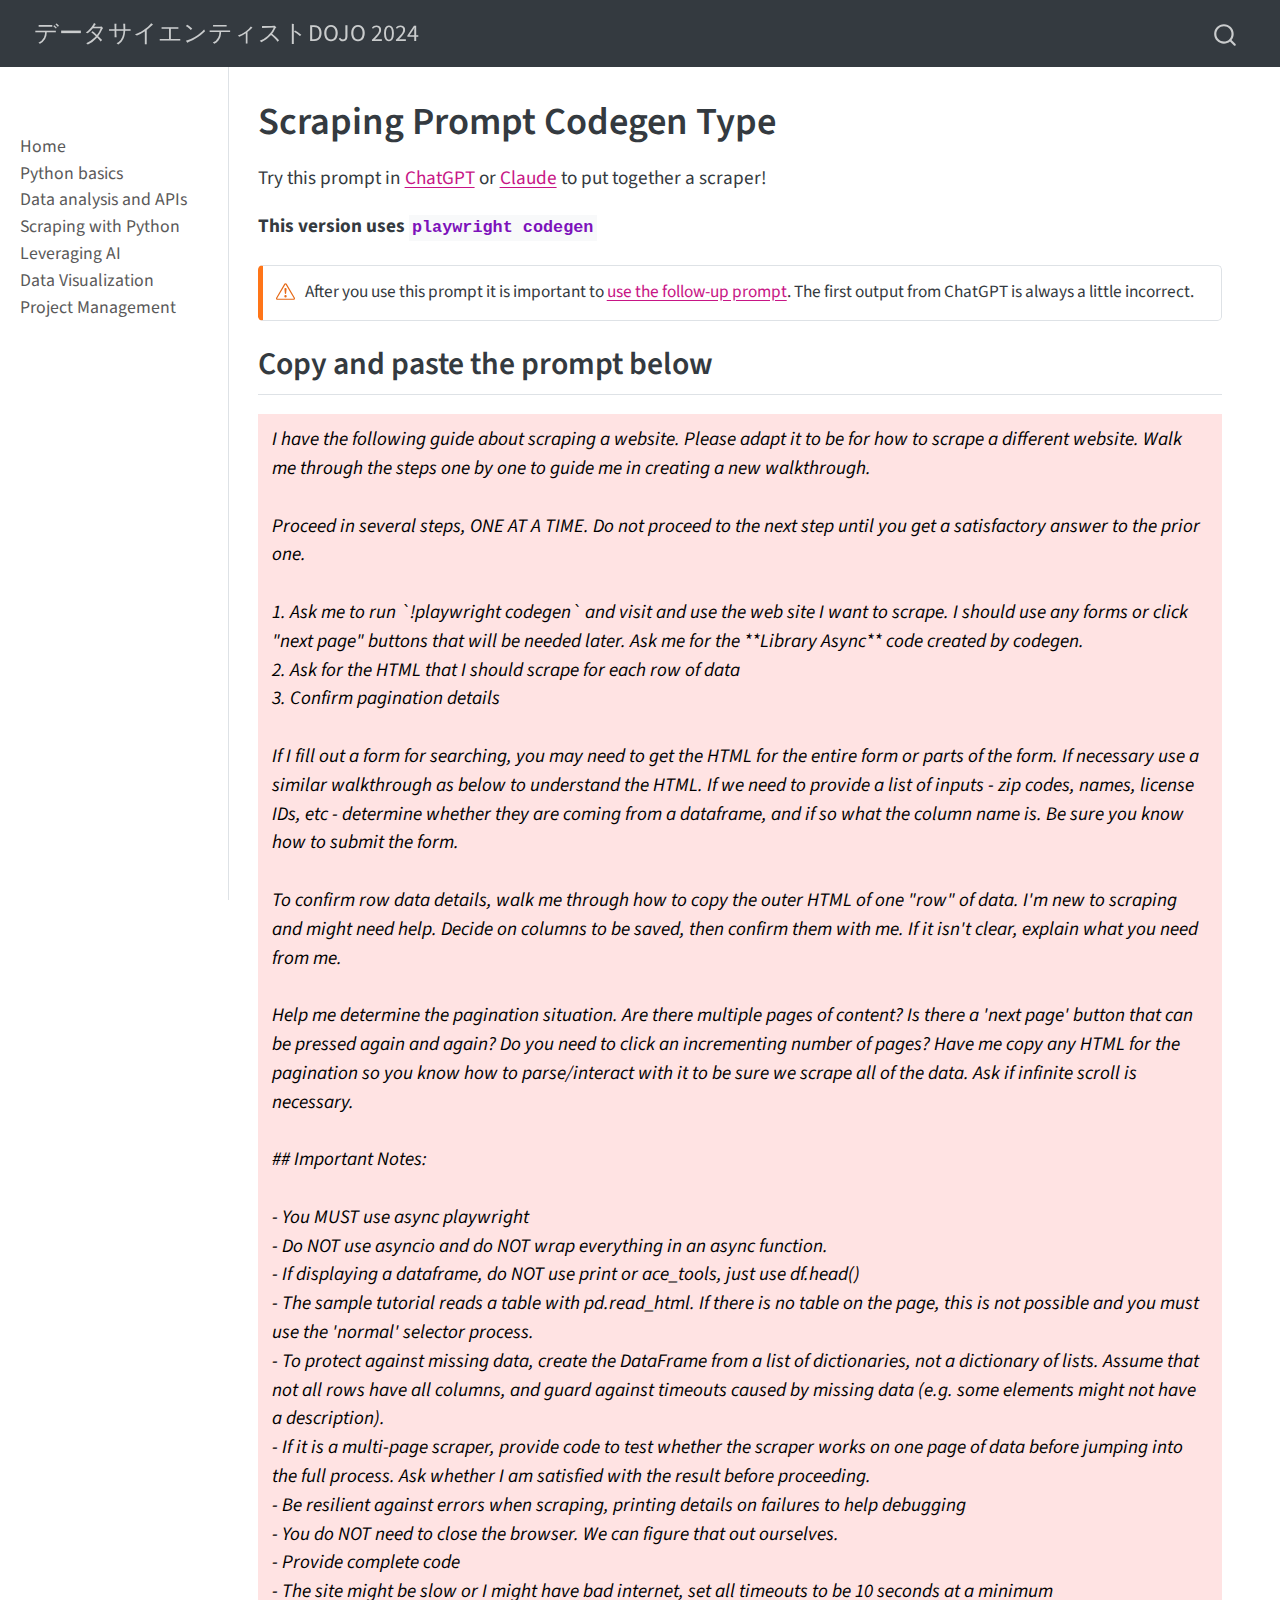
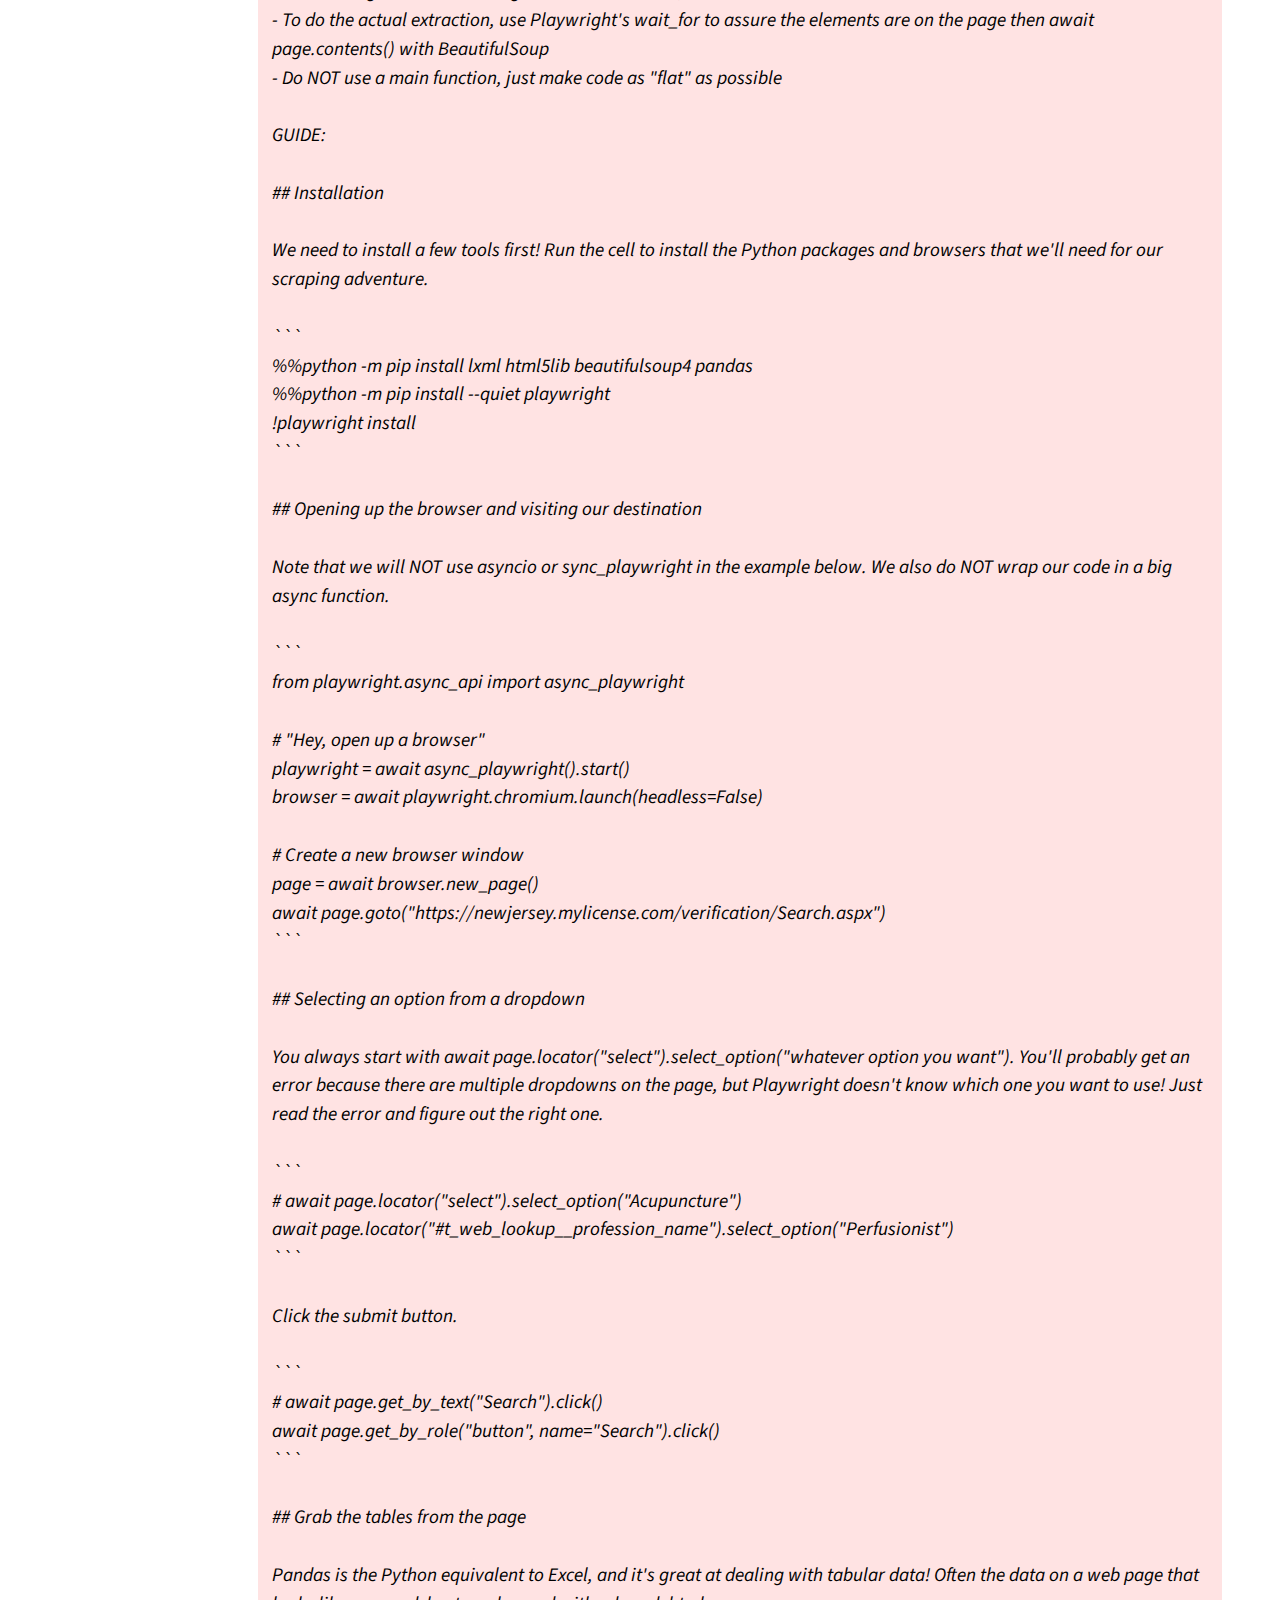
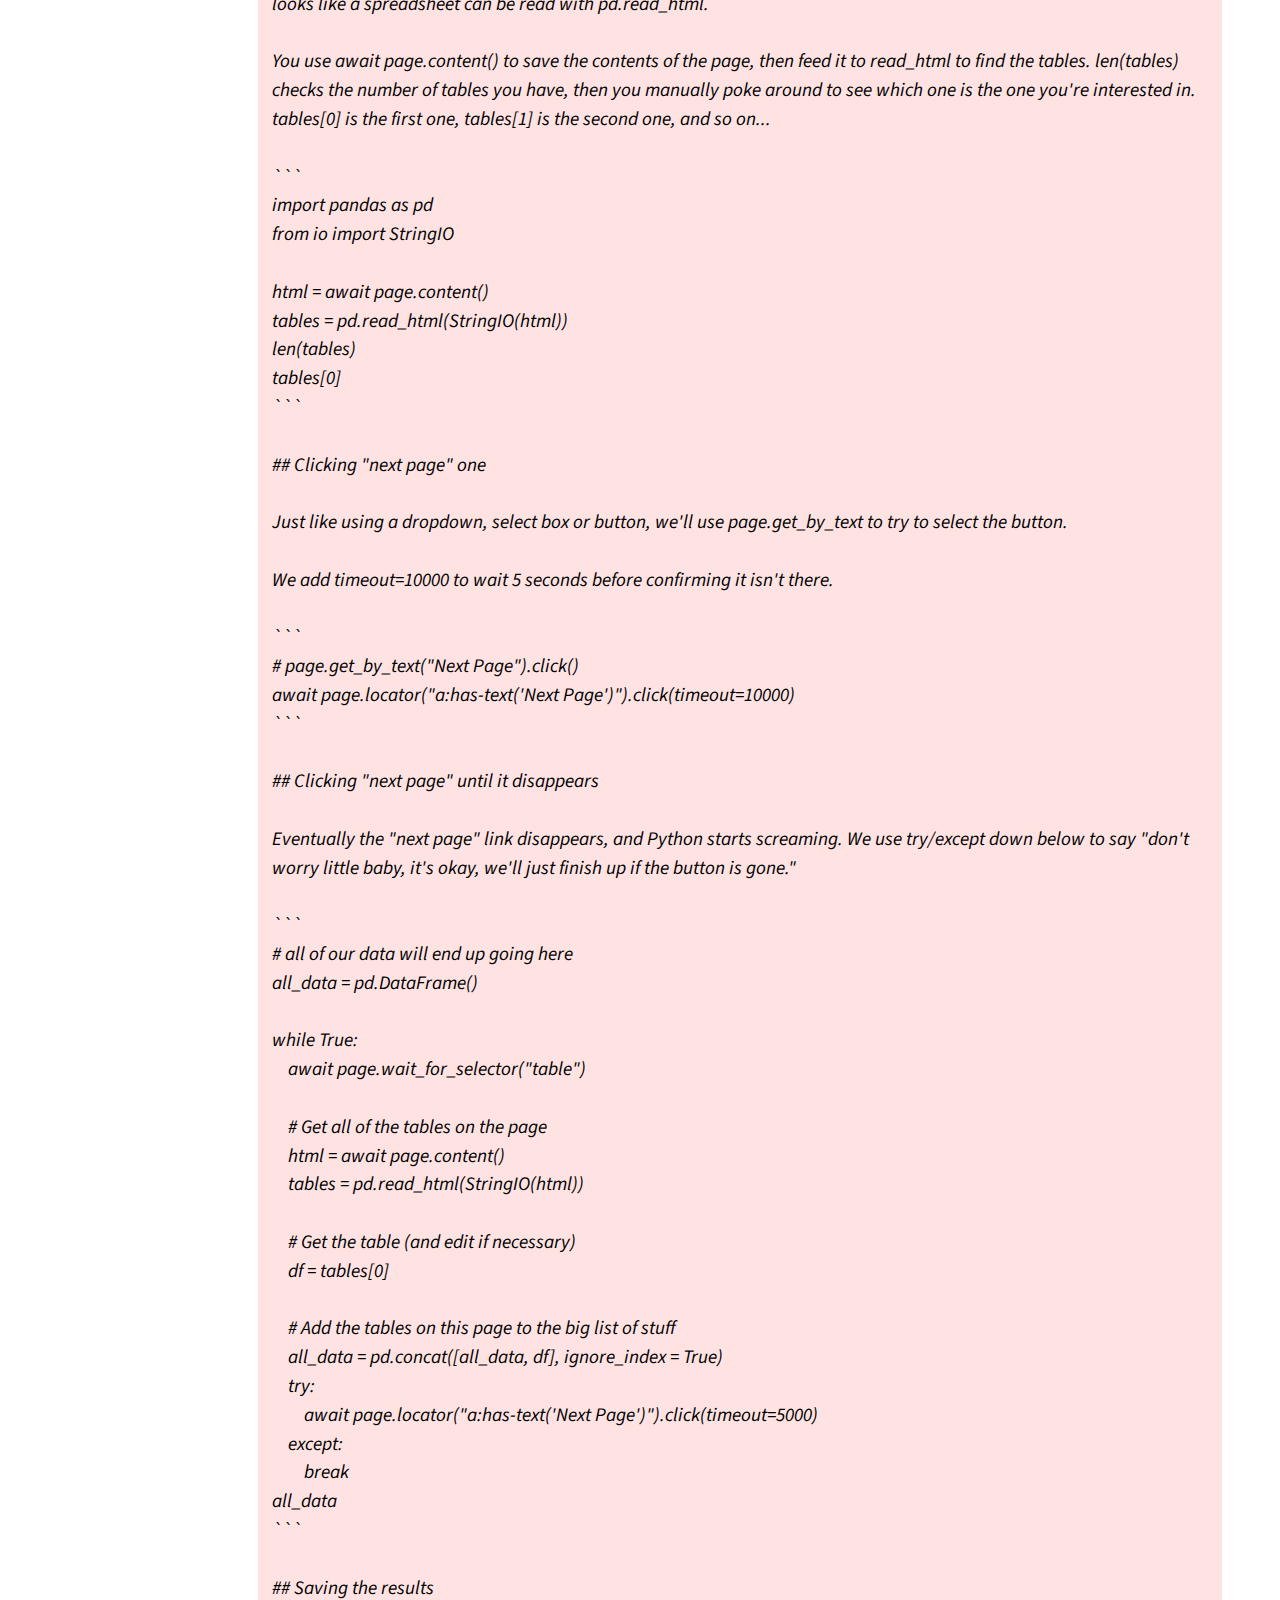
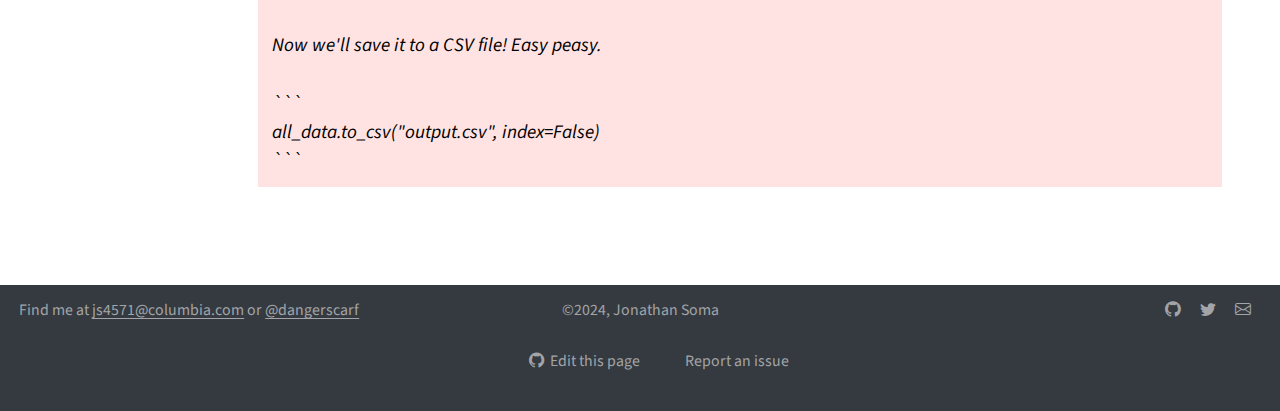
<file: docs/scraping-prompt-2.html>
<!DOCTYPE html>
<html xmlns="http://www.w3.org/1999/xhtml" lang="en" xml:lang="en"><head>

<meta charset="utf-8">
<meta name="generator" content="quarto-1.4.550">

<meta name="viewport" content="width=device-width, initial-scale=1.0, user-scalable=yes">


<title>データサイエンティストDOJO 2024 - Scraping Prompt Codegen Type</title>
<style>
code{white-space: pre-wrap;}
span.smallcaps{font-variant: small-caps;}
div.columns{display: flex; gap: min(4vw, 1.5em);}
div.column{flex: auto; overflow-x: auto;}
div.hanging-indent{margin-left: 1.5em; text-indent: -1.5em;}
ul.task-list{list-style: none;}
ul.task-list li input[type="checkbox"] {
  width: 0.8em;
  margin: 0 0.8em 0.2em -1em; /* quarto-specific, see https://github.com/quarto-dev/quarto-cli/issues/4556 */ 
  vertical-align: middle;
}
</style>


<script src="site_libs/quarto-nav/quarto-nav.js"></script>
<script src="site_libs/quarto-nav/headroom.min.js"></script>
<script src="site_libs/clipboard/clipboard.min.js"></script>
<script src="site_libs/quarto-search/autocomplete.umd.js"></script>
<script src="site_libs/quarto-search/fuse.min.js"></script>
<script src="site_libs/quarto-search/quarto-search.js"></script>
<meta name="quarto:offset" content="./">
<script src="site_libs/quarto-html/quarto.js"></script>
<script src="site_libs/quarto-html/popper.min.js"></script>
<script src="site_libs/quarto-html/tippy.umd.min.js"></script>
<script src="site_libs/quarto-html/anchor.min.js"></script>
<link href="site_libs/quarto-html/tippy.css" rel="stylesheet">
<link href="site_libs/quarto-html/quarto-syntax-highlighting.css" rel="stylesheet" id="quarto-text-highlighting-styles">
<script src="site_libs/bootstrap/bootstrap.min.js"></script>
<link href="site_libs/bootstrap/bootstrap-icons.css" rel="stylesheet">
<link href="site_libs/bootstrap/bootstrap.min.css" rel="stylesheet" id="quarto-bootstrap" data-mode="light">
<script id="quarto-search-options" type="application/json">{
  "location": "navbar",
  "copy-button": false,
  "collapse-after": 3,
  "panel-placement": "end",
  "type": "overlay",
  "limit": 50,
  "keyboard-shortcut": [
    "f",
    "/",
    "s"
  ],
  "show-item-context": false,
  "language": {
    "search-no-results-text": "No results",
    "search-matching-documents-text": "matching documents",
    "search-copy-link-title": "Copy link to search",
    "search-hide-matches-text": "Hide additional matches",
    "search-more-match-text": "more match in this document",
    "search-more-matches-text": "more matches in this document",
    "search-clear-button-title": "Clear",
    "search-text-placeholder": "",
    "search-detached-cancel-button-title": "Cancel",
    "search-submit-button-title": "Submit",
    "search-label": "Search"
  }
}</script>


<link rel="stylesheet" href="static/style.css">
<meta name="twitter:title" content="データサイエンティストDOJO 2024 - Scraping Prompt Codegen Type">
<meta name="twitter:description" content="">
<meta name="twitter:creator" content="@dangerscarf">
<meta name="twitter:card" content="summary">
</head>

<body class="nav-sidebar docked nav-fixed fullcontent">

<div id="quarto-search-results"></div>
  <header id="quarto-header" class="headroom fixed-top">
    <nav class="navbar navbar-expand-lg " data-bs-theme="dark">
      <div class="navbar-container container-fluid">
      <div class="navbar-brand-container mx-auto">
    <a class="navbar-brand" href="./index.html">
    <span class="navbar-title">データサイエンティストDOJO 2024</span>
    </a>
  </div>
        <div class="quarto-navbar-tools">
</div>
          <div id="quarto-search" class="" title="Search"></div>
      </div> <!-- /container-fluid -->
    </nav>
  <nav class="quarto-secondary-nav">
    <div class="container-fluid d-flex">
      <button type="button" class="quarto-btn-toggle btn" data-bs-toggle="collapse" data-bs-target=".quarto-sidebar-collapse-item" aria-controls="quarto-sidebar" aria-expanded="false" aria-label="Toggle sidebar navigation" onclick="if (window.quartoToggleHeadroom) { window.quartoToggleHeadroom(); }">
        <i class="bi bi-layout-text-sidebar-reverse"></i>
      </button>
        <nav class="quarto-page-breadcrumbs" aria-label="breadcrumb"><ol class="breadcrumb"><li class="breadcrumb-item">Scraping Prompt Codegen Type</li></ol></nav>
        <a class="flex-grow-1" role="button" data-bs-toggle="collapse" data-bs-target=".quarto-sidebar-collapse-item" aria-controls="quarto-sidebar" aria-expanded="false" aria-label="Toggle sidebar navigation" onclick="if (window.quartoToggleHeadroom) { window.quartoToggleHeadroom(); }">      
        </a>
      <button type="button" class="btn quarto-search-button" aria-label="" onclick="window.quartoOpenSearch();">
        <i class="bi bi-search"></i>
      </button>
    </div>
  </nav>
</header>
<!-- content -->
<div id="quarto-content" class="quarto-container page-columns page-rows-contents page-layout-article page-navbar">
<!-- sidebar -->
  <nav id="quarto-sidebar" class="sidebar collapse collapse-horizontal quarto-sidebar-collapse-item sidebar-navigation docked overflow-auto">
        <div class="mt-2 flex-shrink-0 align-items-center">
        <div class="sidebar-search">
        <div id="quarto-search" class="" title="Search"></div>
        </div>
        </div>
    <div class="sidebar-menu-container"> 
    <ul class="list-unstyled mt-1">
        <li class="sidebar-item">
  <div class="sidebar-item-container"> 
  <a href="./index.html" class="sidebar-item-text sidebar-link">
 <span class="menu-text">Home</span></a>
  </div>
</li>
        <li class="sidebar-item">
  <div class="sidebar-item-container"> 
  <a href="./basics.html" class="sidebar-item-text sidebar-link">
 <span class="menu-text">Python basics</span></a>
  </div>
</li>
        <li class="sidebar-item">
  <div class="sidebar-item-container"> 
  <a href="./pandas-and-apis.html" class="sidebar-item-text sidebar-link">
 <span class="menu-text">Data analysis and APIs</span></a>
  </div>
</li>
        <li class="sidebar-item">
  <div class="sidebar-item-container"> 
  <a href="./scraping.html" class="sidebar-item-text sidebar-link">
 <span class="menu-text">Scraping with Python</span></a>
  </div>
</li>
        <li class="sidebar-item">
  <div class="sidebar-item-container"> 
  <a href="./ai.html" class="sidebar-item-text sidebar-link">
 <span class="menu-text">Leveraging AI</span></a>
  </div>
</li>
        <li class="sidebar-item">
  <div class="sidebar-item-container"> 
  <a href="./data-visualization.html" class="sidebar-item-text sidebar-link">
 <span class="menu-text">Data Visualization</span></a>
  </div>
</li>
        <li class="sidebar-item">
  <div class="sidebar-item-container"> 
  <a href="./project-mgmt.html" class="sidebar-item-text sidebar-link">
 <span class="menu-text">Project Management</span></a>
  </div>
</li>
    </ul>
    </div>
</nav>
<div id="quarto-sidebar-glass" class="quarto-sidebar-collapse-item" data-bs-toggle="collapse" data-bs-target=".quarto-sidebar-collapse-item"></div>
<!-- margin-sidebar -->
    
<!-- main -->
<main class="content" id="quarto-document-content">

<header id="title-block-header" class="quarto-title-block default">
<div class="quarto-title">
<h1 class="title">Scraping Prompt Codegen Type</h1>
</div>



<div class="quarto-title-meta">

    
  
    
  </div>
  


</header>


<p>Try this prompt in <a href="https://chatgpt.com/">ChatGPT</a> or <a href="https://claude.ai/">Claude</a> to put together a scraper!</p>
<p><strong>This version uses <code>playwright codegen</code></strong></p>
<div class="callout callout-style-simple callout-warning">
<div class="callout-body d-flex">
<div class="callout-icon-container">
<i class="callout-icon"></i>
</div>
<div class="callout-body-container">
<p>After you use this prompt it is important to <a href="https://jsoma.github.io/2024-ds-dojo/scraping.html#fixing-the-output">use the follow-up prompt</a>. The first output from ChatGPT is always a little incorrect.</p>
</div>
</div>
</div>
<section id="copy-and-paste-the-prompt-below" class="level2">
<h2 class="anchored" data-anchor-id="copy-and-paste-the-prompt-below">Copy and paste the prompt below</h2>
<pre class="prompt">I have the following guide about scraping a website. Please adapt it to be for how to scrape a different website. Walk me through the steps one by one to guide me in creating a new walkthrough.

Proceed in several steps, ONE AT A TIME. Do not proceed to the next step until you get a satisfactory answer to the prior one.

1. Ask me to run `!playwright codegen` and visit and use the web site I want to scrape. I should use any forms or click "next page" buttons that will be needed later. Ask me for the **Library Async** code created by codegen.
2. Ask for the HTML that I should scrape for each row of data
3. Confirm pagination details

If I fill out a form for searching, you may need to get the HTML for the entire form or parts of the form. If necessary use a similar walkthrough as below to understand the HTML. If we need to provide a list of inputs - zip codes, names, license IDs, etc - determine whether they are coming from a dataframe, and if so what the column name is. Be sure you know how to submit the form.

To confirm row data details, walk me through how to copy the outer HTML of one "row" of data. I'm new to scraping and might need help. Decide on columns to be saved, then confirm them with me. If it isn't clear, explain what you need from me.

Help me determine the pagination situation. Are there multiple pages of content? Is there a 'next page' button that can be pressed again and again? Do you need to click an incrementing number of pages? Have me copy any HTML for the pagination so you know how to parse/interact with it to be sure we scrape all of the data. Ask if infinite scroll is necessary.

## Important Notes: 

- You MUST use async playwright
- Do NOT use asyncio and do NOT wrap everything in an async function.
- If displaying a dataframe, do NOT use print or ace_tools, just use df.head()
- The sample tutorial reads a table with pd.read_html. If there is no table on the page, this is not possible and you must use the 'normal' selector process.
- To protect against missing data, create the DataFrame from a list of dictionaries, not a dictionary of lists. Assume that not all rows have all columns, and guard against timeouts caused by missing data (e.g. some elements might not have a description).
- If it is a multi-page scraper, provide code to test whether the scraper works on one page of data before jumping into the full process. Ask whether I am satisfied with the result before proceeding.
- Be resilient against errors when scraping, printing details on failures to help debugging
- You do NOT need to close the browser. We can figure that out ourselves.
- Provide complete code
- The site might be slow or I might have bad internet, set all timeouts to be 10 seconds at a minimum
- To do the actual extraction, use Playwright's wait_for to assure the elements are on the page then await page.contents() with BeautifulSoup
- Do NOT use a main function, just make code as "flat" as possible

GUIDE:

## Installation

We need to install a few tools first! Run the cell to install the Python packages and browsers that we'll need for our scraping adventure.

```
%%python -m pip install lxml html5lib beautifulsoup4 pandas
%%python -m pip install --quiet playwright
!playwright install
```

## Opening up the browser and visiting our destination

Note that we will NOT use asyncio or sync_playwright in the example below. We also do NOT wrap our code in a big async function.

```
from playwright.async_api import async_playwright

# "Hey, open up a browser"
playwright = await async_playwright().start()
browser = await playwright.chromium.launch(headless=False)

# Create a new browser window
page = await browser.new_page()
await page.goto("https://newjersey.mylicense.com/verification/Search.aspx")
```

## Selecting an option from a dropdown

You always start with await page.locator("select").select_option("whatever option you want"). You'll probably get an error because there are multiple dropdowns on the page, but Playwright doesn't know which one you want to use! Just read the error and figure out the right one.

```
# await page.locator("select").select_option("Acupuncture")
await page.locator("#t_web_lookup__profession_name").select_option("Perfusionist")
```

Click the submit button.

```
# await page.get_by_text("Search").click()
await page.get_by_role("button", name="Search").click()
```

## Grab the tables from the page

Pandas is the Python equivalent to Excel, and it's great at dealing with tabular data! Often the data on a web page that looks like a spreadsheet can be read with pd.read_html.

You use await page.content() to save the contents of the page, then feed it to read_html to find the tables. len(tables) checks the number of tables you have, then you manually poke around to see which one is the one you're interested in. tables[0] is the first one, tables[1] is the second one, and so on...

```
import pandas as pd
from io import StringIO

html = await page.content()
tables = pd.read_html(StringIO(html))
len(tables)
tables[0]
```

## Clicking "next page" one

Just like using a dropdown, select box or button, we'll use page.get_by_text to try to select the button.

We add timeout=10000 to wait 5 seconds before confirming it isn't there.

```
# page.get_by_text("Next Page").click()
await page.locator("a:has-text('Next Page')").click(timeout=10000)
```

## Clicking "next page" until it disappears

Eventually the "next page" link disappears, and Python starts screaming. We use try/except down below to say "don't worry little baby, it's okay, we'll just finish up if the button is gone."

```
# all of our data will end up going here
all_data = pd.DataFrame()

while True:
    await page.wait_for_selector("table")

    # Get all of the tables on the page
    html = await page.content()
    tables = pd.read_html(StringIO(html))

    # Get the table (and edit if necessary)
    df = tables[0]

    # Add the tables on this page to the big list of stuff
    all_data = pd.concat([all_data, df], ignore_index = True)
    try:
        await page.locator("a:has-text('Next Page')").click(timeout=5000)
    except:
        break
all_data
```

## Saving the results

Now we'll save it to a CSV file! Easy peasy.

```
all_data.to_csv("output.csv", index=False)
```
</pre>


</section>

</main> <!-- /main -->
<script id="quarto-html-after-body" type="application/javascript">
window.document.addEventListener("DOMContentLoaded", function (event) {
  const toggleBodyColorMode = (bsSheetEl) => {
    const mode = bsSheetEl.getAttribute("data-mode");
    const bodyEl = window.document.querySelector("body");
    if (mode === "dark") {
      bodyEl.classList.add("quarto-dark");
      bodyEl.classList.remove("quarto-light");
    } else {
      bodyEl.classList.add("quarto-light");
      bodyEl.classList.remove("quarto-dark");
    }
  }
  const toggleBodyColorPrimary = () => {
    const bsSheetEl = window.document.querySelector("link#quarto-bootstrap");
    if (bsSheetEl) {
      toggleBodyColorMode(bsSheetEl);
    }
  }
  toggleBodyColorPrimary();  
  const icon = "";
  const anchorJS = new window.AnchorJS();
  anchorJS.options = {
    placement: 'right',
    icon: icon
  };
  anchorJS.add('.anchored');
  const isCodeAnnotation = (el) => {
    for (const clz of el.classList) {
      if (clz.startsWith('code-annotation-')) {                     
        return true;
      }
    }
    return false;
  }
  const clipboard = new window.ClipboardJS('.code-copy-button', {
    text: function(trigger) {
      const codeEl = trigger.previousElementSibling.cloneNode(true);
      for (const childEl of codeEl.children) {
        if (isCodeAnnotation(childEl)) {
          childEl.remove();
        }
      }
      return codeEl.innerText;
    }
  });
  clipboard.on('success', function(e) {
    // button target
    const button = e.trigger;
    // don't keep focus
    button.blur();
    // flash "checked"
    button.classList.add('code-copy-button-checked');
    var currentTitle = button.getAttribute("title");
    button.setAttribute("title", "Copied!");
    let tooltip;
    if (window.bootstrap) {
      button.setAttribute("data-bs-toggle", "tooltip");
      button.setAttribute("data-bs-placement", "left");
      button.setAttribute("data-bs-title", "Copied!");
      tooltip = new bootstrap.Tooltip(button, 
        { trigger: "manual", 
          customClass: "code-copy-button-tooltip",
          offset: [0, -8]});
      tooltip.show();    
    }
    setTimeout(function() {
      if (tooltip) {
        tooltip.hide();
        button.removeAttribute("data-bs-title");
        button.removeAttribute("data-bs-toggle");
        button.removeAttribute("data-bs-placement");
      }
      button.setAttribute("title", currentTitle);
      button.classList.remove('code-copy-button-checked');
    }, 1000);
    // clear code selection
    e.clearSelection();
  });
  function tippyHover(el, contentFn, onTriggerFn, onUntriggerFn) {
    const config = {
      allowHTML: true,
      maxWidth: 500,
      delay: 100,
      arrow: false,
      appendTo: function(el) {
          return el.parentElement;
      },
      interactive: true,
      interactiveBorder: 10,
      theme: 'quarto',
      placement: 'bottom-start',
    };
    if (contentFn) {
      config.content = contentFn;
    }
    if (onTriggerFn) {
      config.onTrigger = onTriggerFn;
    }
    if (onUntriggerFn) {
      config.onUntrigger = onUntriggerFn;
    }
    window.tippy(el, config); 
  }
  const noterefs = window.document.querySelectorAll('a[role="doc-noteref"]');
  for (var i=0; i<noterefs.length; i++) {
    const ref = noterefs[i];
    tippyHover(ref, function() {
      // use id or data attribute instead here
      let href = ref.getAttribute('data-footnote-href') || ref.getAttribute('href');
      try { href = new URL(href).hash; } catch {}
      const id = href.replace(/^#\/?/, "");
      const note = window.document.getElementById(id);
      return note.innerHTML;
    });
  }
  const xrefs = window.document.querySelectorAll('a.quarto-xref');
  const processXRef = (id, note) => {
    // Strip column container classes
    const stripColumnClz = (el) => {
      el.classList.remove("page-full", "page-columns");
      if (el.children) {
        for (const child of el.children) {
          stripColumnClz(child);
        }
      }
    }
    stripColumnClz(note)
    if (id === null || id.startsWith('sec-')) {
      // Special case sections, only their first couple elements
      const container = document.createElement("div");
      if (note.children && note.children.length > 2) {
        container.appendChild(note.children[0].cloneNode(true));
        for (let i = 1; i < note.children.length; i++) {
          const child = note.children[i];
          if (child.tagName === "P" && child.innerText === "") {
            continue;
          } else {
            container.appendChild(child.cloneNode(true));
            break;
          }
        }
        if (window.Quarto?.typesetMath) {
          window.Quarto.typesetMath(container);
        }
        return container.innerHTML
      } else {
        if (window.Quarto?.typesetMath) {
          window.Quarto.typesetMath(note);
        }
        return note.innerHTML;
      }
    } else {
      // Remove any anchor links if they are present
      const anchorLink = note.querySelector('a.anchorjs-link');
      if (anchorLink) {
        anchorLink.remove();
      }
      if (window.Quarto?.typesetMath) {
        window.Quarto.typesetMath(note);
      }
      // TODO in 1.5, we should make sure this works without a callout special case
      if (note.classList.contains("callout")) {
        return note.outerHTML;
      } else {
        return note.innerHTML;
      }
    }
  }
  for (var i=0; i<xrefs.length; i++) {
    const xref = xrefs[i];
    tippyHover(xref, undefined, function(instance) {
      instance.disable();
      let url = xref.getAttribute('href');
      let hash = undefined; 
      if (url.startsWith('#')) {
        hash = url;
      } else {
        try { hash = new URL(url).hash; } catch {}
      }
      if (hash) {
        const id = hash.replace(/^#\/?/, "");
        const note = window.document.getElementById(id);
        if (note !== null) {
          try {
            const html = processXRef(id, note.cloneNode(true));
            instance.setContent(html);
          } finally {
            instance.enable();
            instance.show();
          }
        } else {
          // See if we can fetch this
          fetch(url.split('#')[0])
          .then(res => res.text())
          .then(html => {
            const parser = new DOMParser();
            const htmlDoc = parser.parseFromString(html, "text/html");
            const note = htmlDoc.getElementById(id);
            if (note !== null) {
              const html = processXRef(id, note);
              instance.setContent(html);
            } 
          }).finally(() => {
            instance.enable();
            instance.show();
          });
        }
      } else {
        // See if we can fetch a full url (with no hash to target)
        // This is a special case and we should probably do some content thinning / targeting
        fetch(url)
        .then(res => res.text())
        .then(html => {
          const parser = new DOMParser();
          const htmlDoc = parser.parseFromString(html, "text/html");
          const note = htmlDoc.querySelector('main.content');
          if (note !== null) {
            // This should only happen for chapter cross references
            // (since there is no id in the URL)
            // remove the first header
            if (note.children.length > 0 && note.children[0].tagName === "HEADER") {
              note.children[0].remove();
            }
            const html = processXRef(null, note);
            instance.setContent(html);
          } 
        }).finally(() => {
          instance.enable();
          instance.show();
        });
      }
    }, function(instance) {
    });
  }
      let selectedAnnoteEl;
      const selectorForAnnotation = ( cell, annotation) => {
        let cellAttr = 'data-code-cell="' + cell + '"';
        let lineAttr = 'data-code-annotation="' +  annotation + '"';
        const selector = 'span[' + cellAttr + '][' + lineAttr + ']';
        return selector;
      }
      const selectCodeLines = (annoteEl) => {
        const doc = window.document;
        const targetCell = annoteEl.getAttribute("data-target-cell");
        const targetAnnotation = annoteEl.getAttribute("data-target-annotation");
        const annoteSpan = window.document.querySelector(selectorForAnnotation(targetCell, targetAnnotation));
        const lines = annoteSpan.getAttribute("data-code-lines").split(",");
        const lineIds = lines.map((line) => {
          return targetCell + "-" + line;
        })
        let top = null;
        let height = null;
        let parent = null;
        if (lineIds.length > 0) {
            //compute the position of the single el (top and bottom and make a div)
            const el = window.document.getElementById(lineIds[0]);
            top = el.offsetTop;
            height = el.offsetHeight;
            parent = el.parentElement.parentElement;
          if (lineIds.length > 1) {
            const lastEl = window.document.getElementById(lineIds[lineIds.length - 1]);
            const bottom = lastEl.offsetTop + lastEl.offsetHeight;
            height = bottom - top;
          }
          if (top !== null && height !== null && parent !== null) {
            // cook up a div (if necessary) and position it 
            let div = window.document.getElementById("code-annotation-line-highlight");
            if (div === null) {
              div = window.document.createElement("div");
              div.setAttribute("id", "code-annotation-line-highlight");
              div.style.position = 'absolute';
              parent.appendChild(div);
            }
            div.style.top = top - 2 + "px";
            div.style.height = height + 4 + "px";
            div.style.left = 0;
            let gutterDiv = window.document.getElementById("code-annotation-line-highlight-gutter");
            if (gutterDiv === null) {
              gutterDiv = window.document.createElement("div");
              gutterDiv.setAttribute("id", "code-annotation-line-highlight-gutter");
              gutterDiv.style.position = 'absolute';
              const codeCell = window.document.getElementById(targetCell);
              const gutter = codeCell.querySelector('.code-annotation-gutter');
              gutter.appendChild(gutterDiv);
            }
            gutterDiv.style.top = top - 2 + "px";
            gutterDiv.style.height = height + 4 + "px";
          }
          selectedAnnoteEl = annoteEl;
        }
      };
      const unselectCodeLines = () => {
        const elementsIds = ["code-annotation-line-highlight", "code-annotation-line-highlight-gutter"];
        elementsIds.forEach((elId) => {
          const div = window.document.getElementById(elId);
          if (div) {
            div.remove();
          }
        });
        selectedAnnoteEl = undefined;
      };
        // Handle positioning of the toggle
    window.addEventListener(
      "resize",
      throttle(() => {
        elRect = undefined;
        if (selectedAnnoteEl) {
          selectCodeLines(selectedAnnoteEl);
        }
      }, 10)
    );
    function throttle(fn, ms) {
    let throttle = false;
    let timer;
      return (...args) => {
        if(!throttle) { // first call gets through
            fn.apply(this, args);
            throttle = true;
        } else { // all the others get throttled
            if(timer) clearTimeout(timer); // cancel #2
            timer = setTimeout(() => {
              fn.apply(this, args);
              timer = throttle = false;
            }, ms);
        }
      };
    }
      // Attach click handler to the DT
      const annoteDls = window.document.querySelectorAll('dt[data-target-cell]');
      for (const annoteDlNode of annoteDls) {
        annoteDlNode.addEventListener('click', (event) => {
          const clickedEl = event.target;
          if (clickedEl !== selectedAnnoteEl) {
            unselectCodeLines();
            const activeEl = window.document.querySelector('dt[data-target-cell].code-annotation-active');
            if (activeEl) {
              activeEl.classList.remove('code-annotation-active');
            }
            selectCodeLines(clickedEl);
            clickedEl.classList.add('code-annotation-active');
          } else {
            // Unselect the line
            unselectCodeLines();
            clickedEl.classList.remove('code-annotation-active');
          }
        });
      }
  const findCites = (el) => {
    const parentEl = el.parentElement;
    if (parentEl) {
      const cites = parentEl.dataset.cites;
      if (cites) {
        return {
          el,
          cites: cites.split(' ')
        };
      } else {
        return findCites(el.parentElement)
      }
    } else {
      return undefined;
    }
  };
  var bibliorefs = window.document.querySelectorAll('a[role="doc-biblioref"]');
  for (var i=0; i<bibliorefs.length; i++) {
    const ref = bibliorefs[i];
    const citeInfo = findCites(ref);
    if (citeInfo) {
      tippyHover(citeInfo.el, function() {
        var popup = window.document.createElement('div');
        citeInfo.cites.forEach(function(cite) {
          var citeDiv = window.document.createElement('div');
          citeDiv.classList.add('hanging-indent');
          citeDiv.classList.add('csl-entry');
          var biblioDiv = window.document.getElementById('ref-' + cite);
          if (biblioDiv) {
            citeDiv.innerHTML = biblioDiv.innerHTML;
          }
          popup.appendChild(citeDiv);
        });
        return popup.innerHTML;
      });
    }
  }
});
</script>
</div> <!-- /content -->
<footer class="footer">
  <div class="nav-footer">
    <div class="nav-footer-left">
<p>Find me at <a href="mailto:js4571@columbia.com">js4571@columbia.com</a> or <a href="https://twitter.com/dangerscarf"><span class="citation" data-cites="dangerscarf">@dangerscarf</span></a></p>
</div>   
    <div class="nav-footer-center">
<p>©2024, Jonathan Soma</p>
<div class="toc-actions"><ul><li><a href="https://github.com/jsoma/2024-dojo/edit/main/scraping-prompt-2.qmd" class="toc-action"><i class="bi bi-github"></i>Edit this page</a></li><li><a href="https://github.com/jsoma/2024-dojo/issues/new" class="toc-action"><i class="bi empty"></i>Report an issue</a></li></ul></div></div>
    <div class="nav-footer-right">
      <ul class="footer-items list-unstyled">
    <li class="nav-item compact">
    <a class="nav-link" href="https://github.com/jsoma">
      <i class="bi bi-github" role="img">
</i> 
    </a>
  </li>  
    <li class="nav-item compact">
    <a class="nav-link" href="https://twitter.com/dangerscarf">
      <i class="bi bi-twitter" role="img">
</i> 
    </a>
  </li>  
    <li class="nav-item compact">
    <a class="nav-link" href="mailto:js4571@columbia.edu">
      <i class="bi bi-envelope" role="img">
</i> 
    </a>
  </li>  
</ul>
    </div>
  </div>
</footer>




</body></html>
</file>
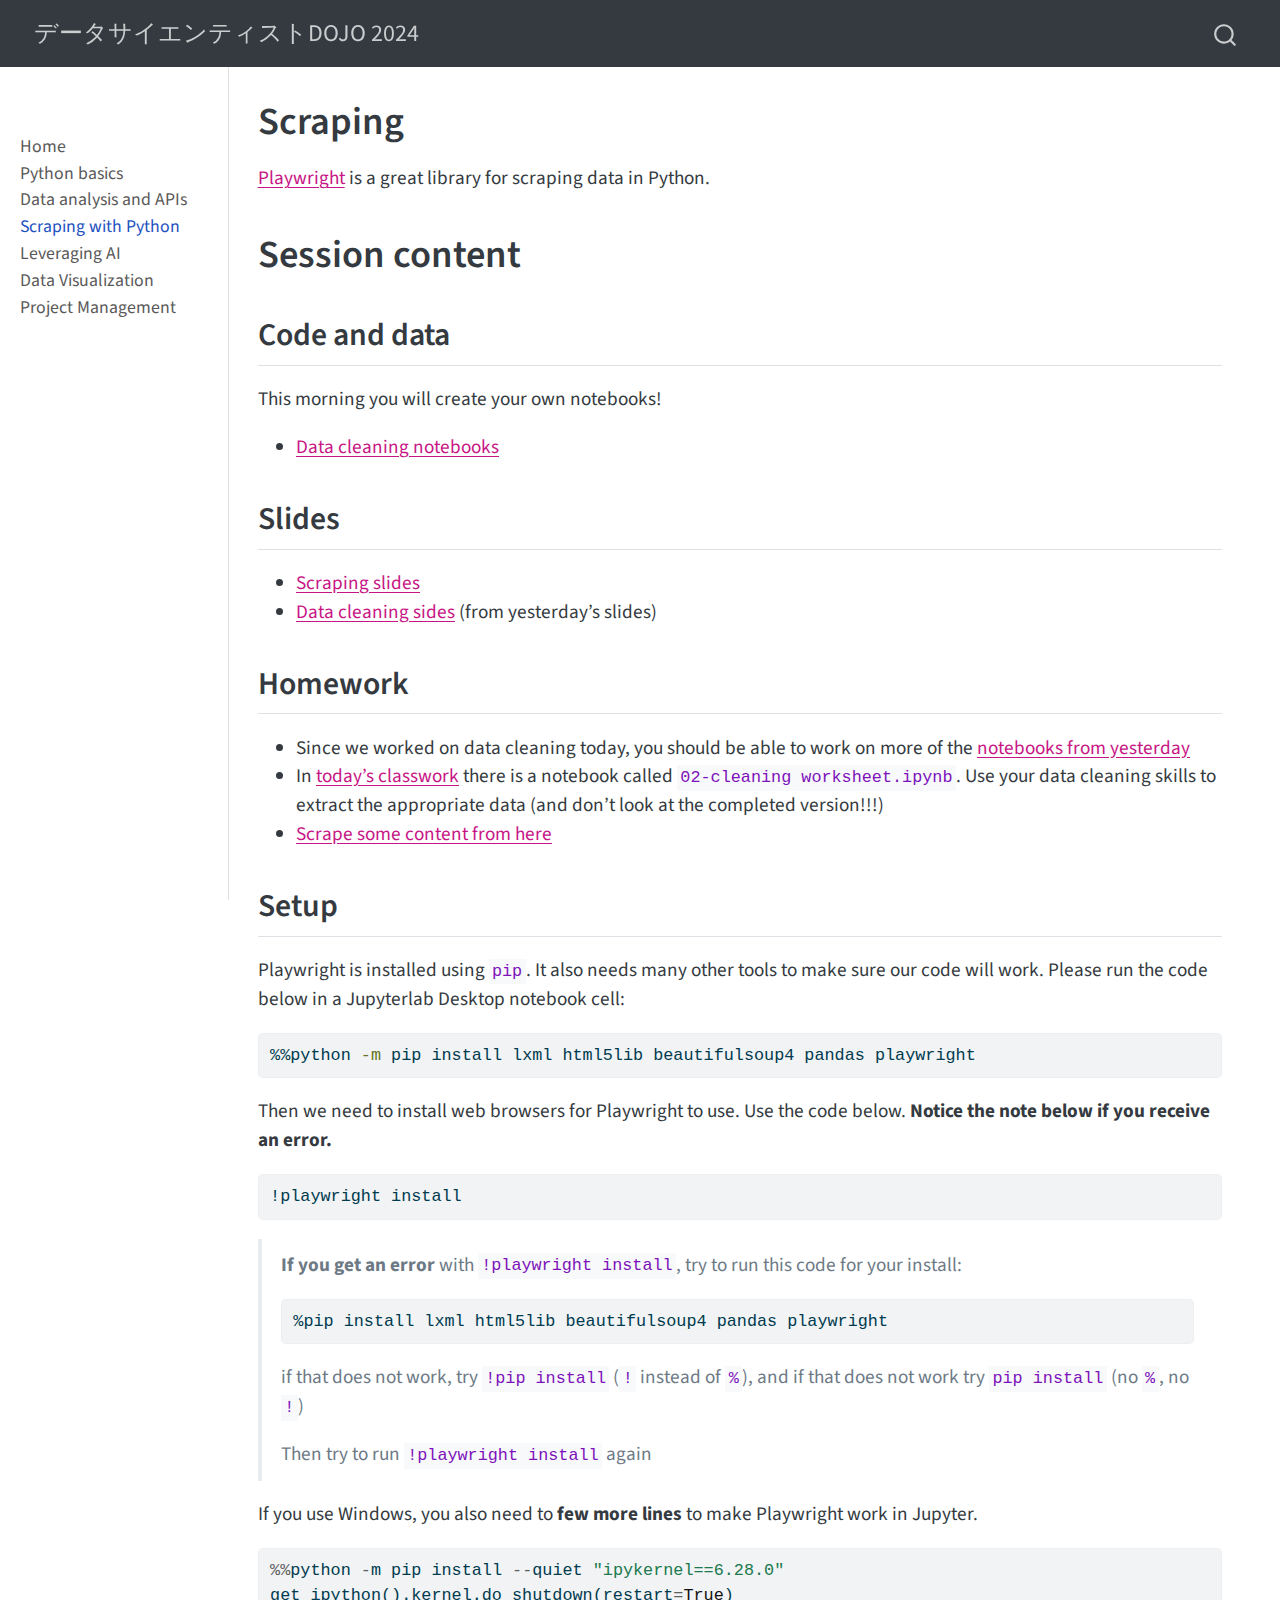
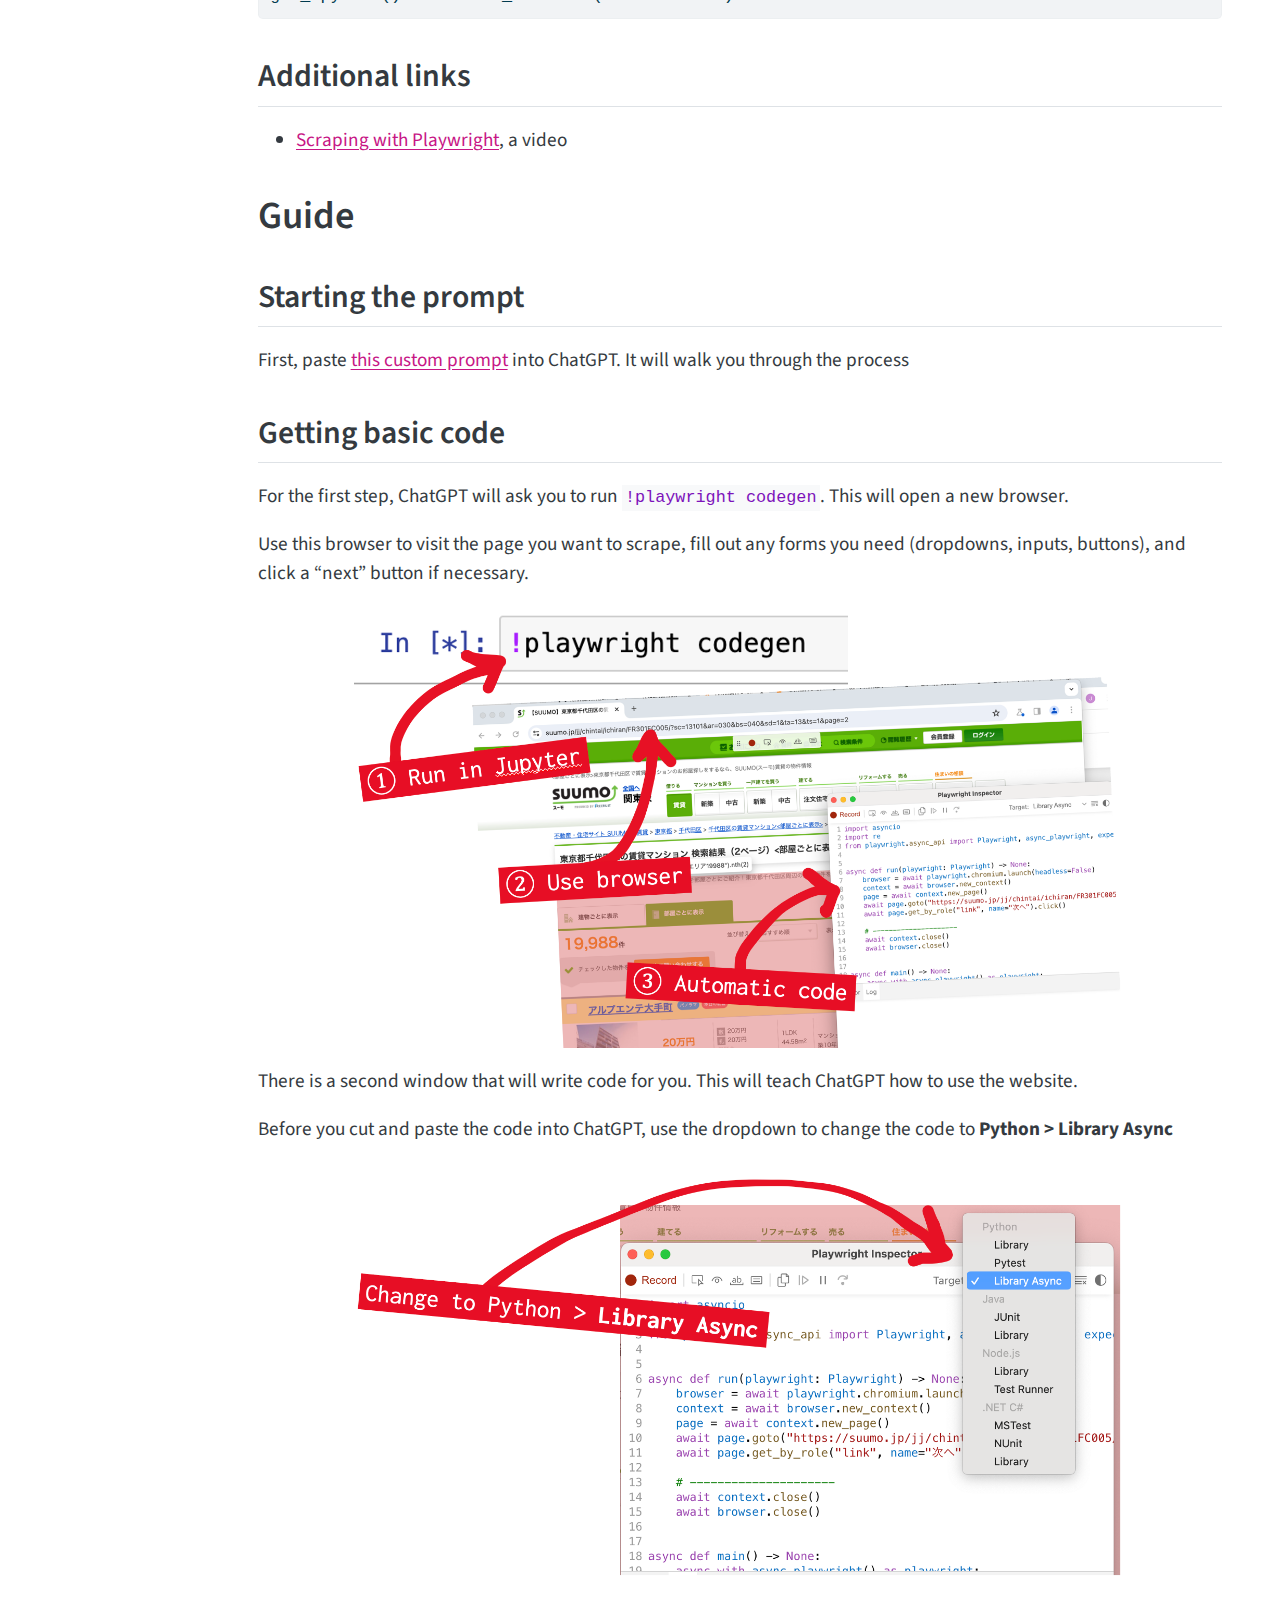
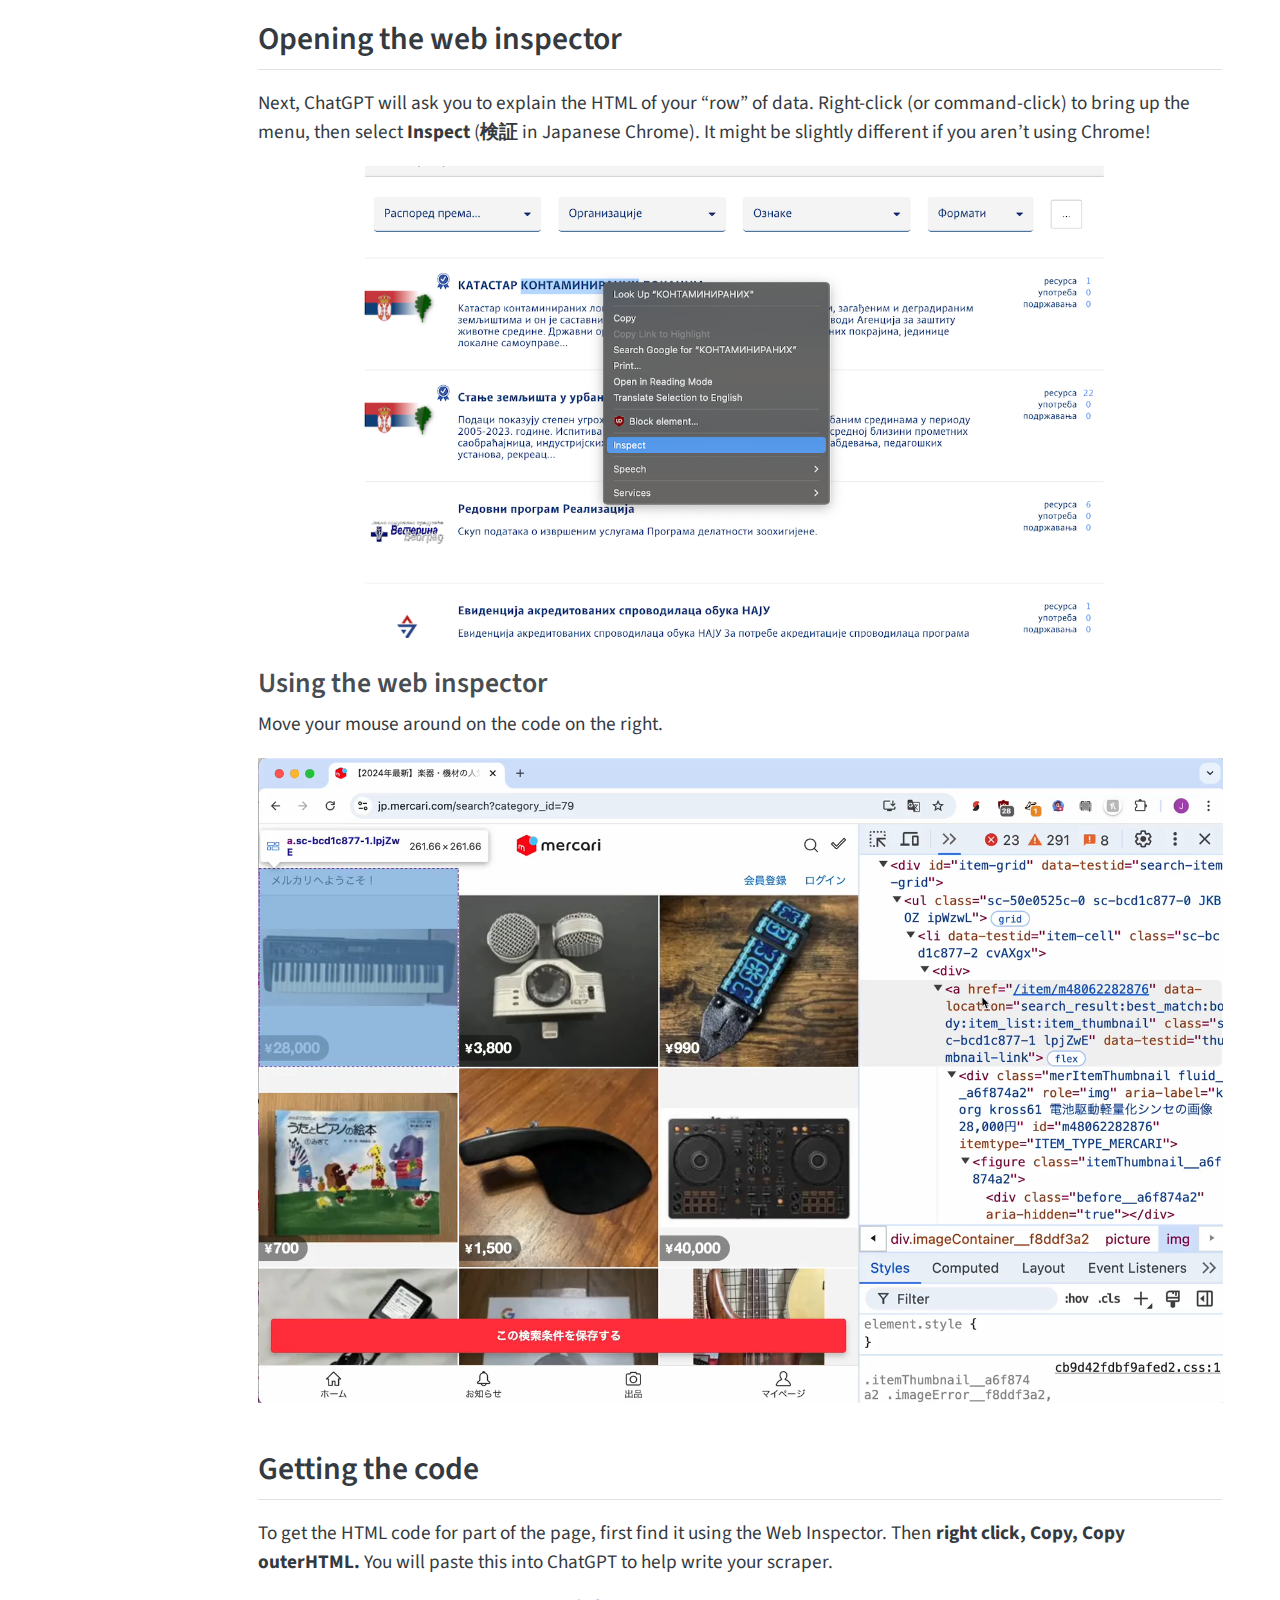
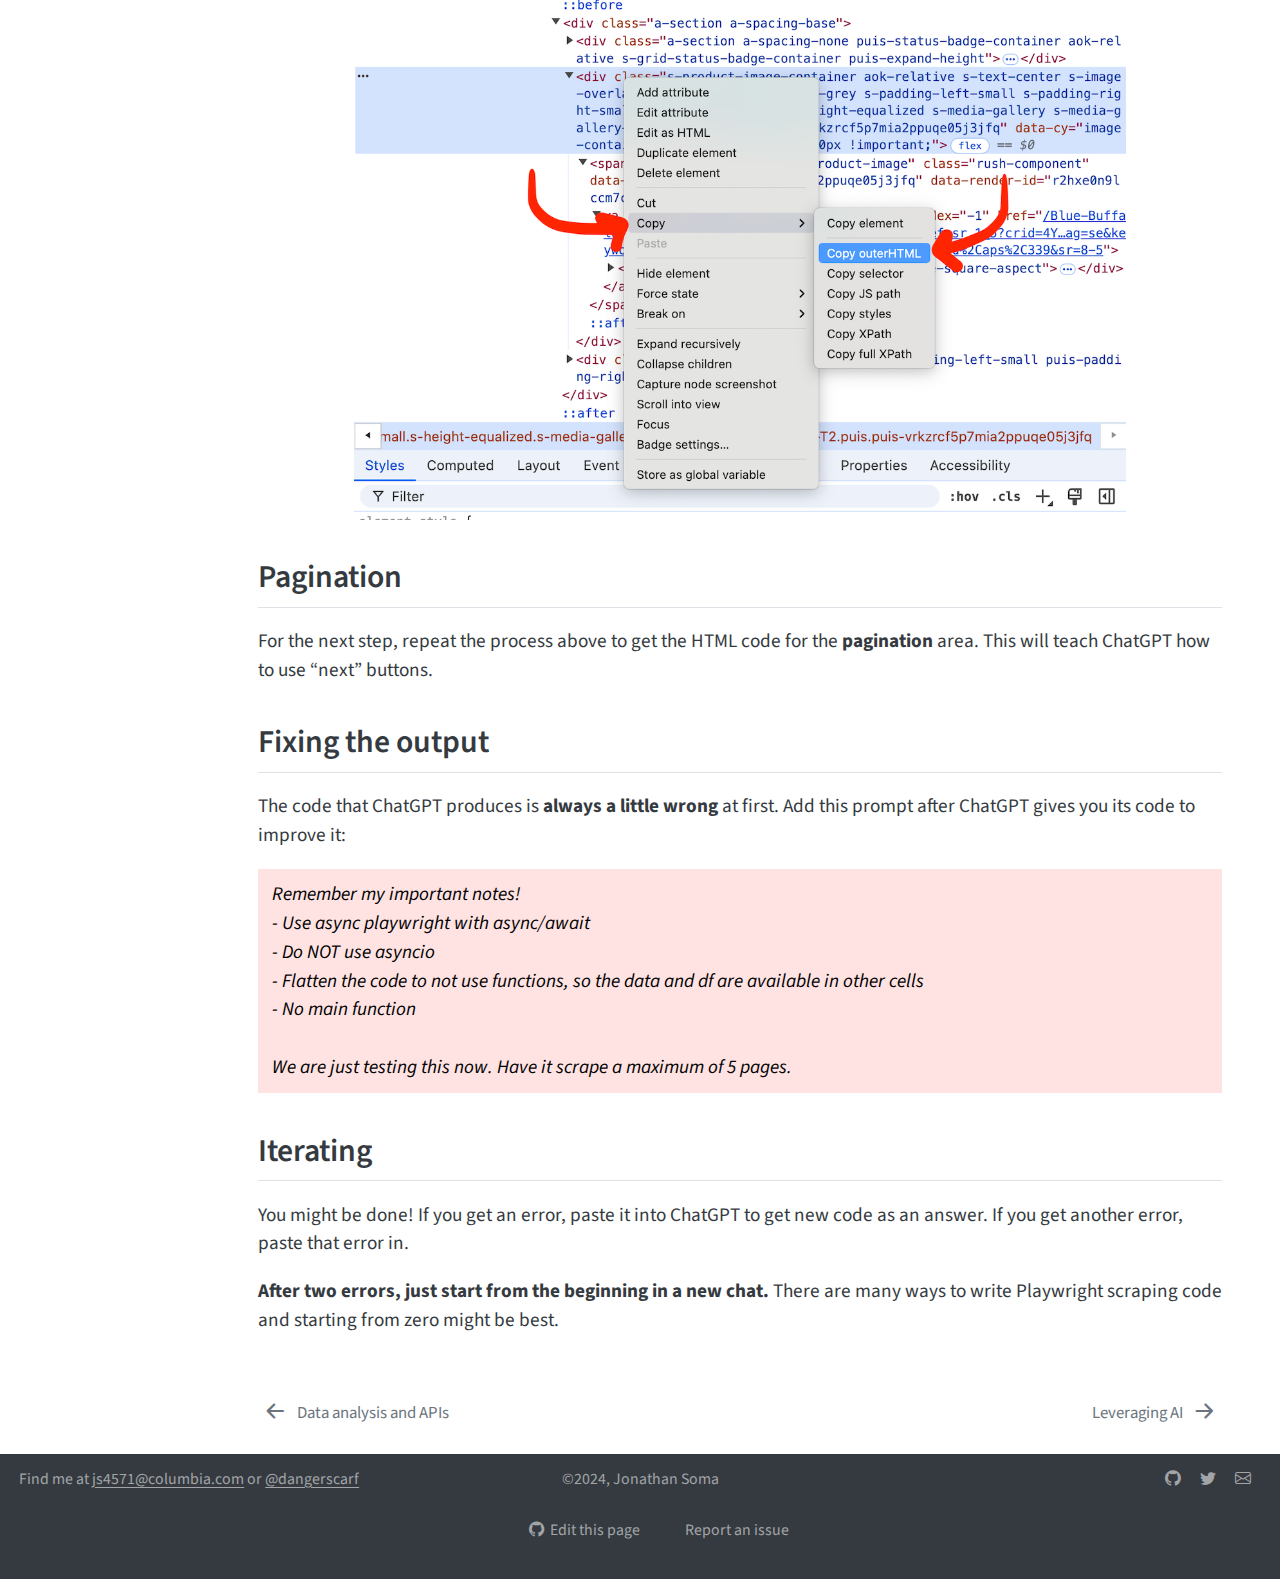
<file: docs/scraping.html>
<!DOCTYPE html>
<html xmlns="http://www.w3.org/1999/xhtml" lang="en" xml:lang="en"><head>

<meta charset="utf-8">
<meta name="generator" content="quarto-1.4.550">

<meta name="viewport" content="width=device-width, initial-scale=1.0, user-scalable=yes">


<title>データサイエンティストDOJO 2024 - Scraping</title>
<style>
code{white-space: pre-wrap;}
span.smallcaps{font-variant: small-caps;}
div.columns{display: flex; gap: min(4vw, 1.5em);}
div.column{flex: auto; overflow-x: auto;}
div.hanging-indent{margin-left: 1.5em; text-indent: -1.5em;}
ul.task-list{list-style: none;}
ul.task-list li input[type="checkbox"] {
  width: 0.8em;
  margin: 0 0.8em 0.2em -1em; /* quarto-specific, see https://github.com/quarto-dev/quarto-cli/issues/4556 */ 
  vertical-align: middle;
}
/* CSS for syntax highlighting */
pre > code.sourceCode { white-space: pre; position: relative; }
pre > code.sourceCode > span { line-height: 1.25; }
pre > code.sourceCode > span:empty { height: 1.2em; }
.sourceCode { overflow: visible; }
code.sourceCode > span { color: inherit; text-decoration: inherit; }
div.sourceCode { margin: 1em 0; }
pre.sourceCode { margin: 0; }
@media screen {
div.sourceCode { overflow: auto; }
}
@media print {
pre > code.sourceCode { white-space: pre-wrap; }
pre > code.sourceCode > span { text-indent: -5em; padding-left: 5em; }
}
pre.numberSource code
  { counter-reset: source-line 0; }
pre.numberSource code > span
  { position: relative; left: -4em; counter-increment: source-line; }
pre.numberSource code > span > a:first-child::before
  { content: counter(source-line);
    position: relative; left: -1em; text-align: right; vertical-align: baseline;
    border: none; display: inline-block;
    -webkit-touch-callout: none; -webkit-user-select: none;
    -khtml-user-select: none; -moz-user-select: none;
    -ms-user-select: none; user-select: none;
    padding: 0 4px; width: 4em;
  }
pre.numberSource { margin-left: 3em;  padding-left: 4px; }
div.sourceCode
  {   }
@media screen {
pre > code.sourceCode > span > a:first-child::before { text-decoration: underline; }
}
</style>


<script src="site_libs/quarto-nav/quarto-nav.js"></script>
<script src="site_libs/quarto-nav/headroom.min.js"></script>
<script src="site_libs/clipboard/clipboard.min.js"></script>
<script src="site_libs/quarto-search/autocomplete.umd.js"></script>
<script src="site_libs/quarto-search/fuse.min.js"></script>
<script src="site_libs/quarto-search/quarto-search.js"></script>
<meta name="quarto:offset" content="./">
<link href="./ai.html" rel="next">
<link href="./pandas-and-apis.html" rel="prev">
<script src="site_libs/quarto-html/quarto.js"></script>
<script src="site_libs/quarto-html/popper.min.js"></script>
<script src="site_libs/quarto-html/tippy.umd.min.js"></script>
<script src="site_libs/quarto-html/anchor.min.js"></script>
<link href="site_libs/quarto-html/tippy.css" rel="stylesheet">
<link href="site_libs/quarto-html/quarto-syntax-highlighting.css" rel="stylesheet" id="quarto-text-highlighting-styles">
<script src="site_libs/bootstrap/bootstrap.min.js"></script>
<link href="site_libs/bootstrap/bootstrap-icons.css" rel="stylesheet">
<link href="site_libs/bootstrap/bootstrap.min.css" rel="stylesheet" id="quarto-bootstrap" data-mode="light">
<script id="quarto-search-options" type="application/json">{
  "location": "navbar",
  "copy-button": false,
  "collapse-after": 3,
  "panel-placement": "end",
  "type": "overlay",
  "limit": 50,
  "keyboard-shortcut": [
    "f",
    "/",
    "s"
  ],
  "show-item-context": false,
  "language": {
    "search-no-results-text": "No results",
    "search-matching-documents-text": "matching documents",
    "search-copy-link-title": "Copy link to search",
    "search-hide-matches-text": "Hide additional matches",
    "search-more-match-text": "more match in this document",
    "search-more-matches-text": "more matches in this document",
    "search-clear-button-title": "Clear",
    "search-text-placeholder": "",
    "search-detached-cancel-button-title": "Cancel",
    "search-submit-button-title": "Submit",
    "search-label": "Search"
  }
}</script>


<link rel="stylesheet" href="static/style.css">
<meta name="twitter:title" content="データサイエンティストDOJO 2024 - Scraping">
<meta name="twitter:description" content="">
<meta name="twitter:creator" content="@dangerscarf">
<meta name="twitter:card" content="summary">
</head>

<body class="nav-sidebar docked nav-fixed fullcontent">

<div id="quarto-search-results"></div>
  <header id="quarto-header" class="headroom fixed-top">
    <nav class="navbar navbar-expand-lg " data-bs-theme="dark">
      <div class="navbar-container container-fluid">
      <div class="navbar-brand-container mx-auto">
    <a class="navbar-brand" href="./index.html">
    <span class="navbar-title">データサイエンティストDOJO 2024</span>
    </a>
  </div>
        <div class="quarto-navbar-tools">
</div>
          <div id="quarto-search" class="" title="Search"></div>
      </div> <!-- /container-fluid -->
    </nav>
  <nav class="quarto-secondary-nav">
    <div class="container-fluid d-flex">
      <button type="button" class="quarto-btn-toggle btn" data-bs-toggle="collapse" data-bs-target=".quarto-sidebar-collapse-item" aria-controls="quarto-sidebar" aria-expanded="false" aria-label="Toggle sidebar navigation" onclick="if (window.quartoToggleHeadroom) { window.quartoToggleHeadroom(); }">
        <i class="bi bi-layout-text-sidebar-reverse"></i>
      </button>
        <nav class="quarto-page-breadcrumbs" aria-label="breadcrumb"><ol class="breadcrumb"><li class="breadcrumb-item"><a href="./scraping.html">Scraping with Python</a></li></ol></nav>
        <a class="flex-grow-1" role="button" data-bs-toggle="collapse" data-bs-target=".quarto-sidebar-collapse-item" aria-controls="quarto-sidebar" aria-expanded="false" aria-label="Toggle sidebar navigation" onclick="if (window.quartoToggleHeadroom) { window.quartoToggleHeadroom(); }">      
        </a>
      <button type="button" class="btn quarto-search-button" aria-label="" onclick="window.quartoOpenSearch();">
        <i class="bi bi-search"></i>
      </button>
    </div>
  </nav>
</header>
<!-- content -->
<div id="quarto-content" class="quarto-container page-columns page-rows-contents page-layout-article page-navbar">
<!-- sidebar -->
  <nav id="quarto-sidebar" class="sidebar collapse collapse-horizontal quarto-sidebar-collapse-item sidebar-navigation docked overflow-auto">
        <div class="mt-2 flex-shrink-0 align-items-center">
        <div class="sidebar-search">
        <div id="quarto-search" class="" title="Search"></div>
        </div>
        </div>
    <div class="sidebar-menu-container"> 
    <ul class="list-unstyled mt-1">
        <li class="sidebar-item">
  <div class="sidebar-item-container"> 
  <a href="./index.html" class="sidebar-item-text sidebar-link">
 <span class="menu-text">Home</span></a>
  </div>
</li>
        <li class="sidebar-item">
  <div class="sidebar-item-container"> 
  <a href="./basics.html" class="sidebar-item-text sidebar-link">
 <span class="menu-text">Python basics</span></a>
  </div>
</li>
        <li class="sidebar-item">
  <div class="sidebar-item-container"> 
  <a href="./pandas-and-apis.html" class="sidebar-item-text sidebar-link">
 <span class="menu-text">Data analysis and APIs</span></a>
  </div>
</li>
        <li class="sidebar-item">
  <div class="sidebar-item-container"> 
  <a href="./scraping.html" class="sidebar-item-text sidebar-link active">
 <span class="menu-text">Scraping with Python</span></a>
  </div>
</li>
        <li class="sidebar-item">
  <div class="sidebar-item-container"> 
  <a href="./ai.html" class="sidebar-item-text sidebar-link">
 <span class="menu-text">Leveraging AI</span></a>
  </div>
</li>
        <li class="sidebar-item">
  <div class="sidebar-item-container"> 
  <a href="./data-visualization.html" class="sidebar-item-text sidebar-link">
 <span class="menu-text">Data Visualization</span></a>
  </div>
</li>
        <li class="sidebar-item">
  <div class="sidebar-item-container"> 
  <a href="./project-mgmt.html" class="sidebar-item-text sidebar-link">
 <span class="menu-text">Project Management</span></a>
  </div>
</li>
    </ul>
    </div>
</nav>
<div id="quarto-sidebar-glass" class="quarto-sidebar-collapse-item" data-bs-toggle="collapse" data-bs-target=".quarto-sidebar-collapse-item"></div>
<!-- margin-sidebar -->
    
<!-- main -->
<main class="content" id="quarto-document-content">

<header id="title-block-header" class="quarto-title-block default">
<div class="quarto-title">
<h1 class="title">Scraping</h1>
</div>



<div class="quarto-title-meta">

    
  
    
  </div>
  


</header>


<p><a href="https://playwright.dev/python/">Playwright</a> is a great library for scraping data in Python.</p>
<section id="session-content" class="level1">
<h1>Session content</h1>
<section id="code-and-data" class="level2">
<h2 class="anchored" data-anchor-id="code-and-data">Code and data</h2>
<p>This morning you will create your own notebooks!</p>
<ul>
<li><a href="03-scraping/02-pandas-cleaning.zip">Data cleaning notebooks</a></li>
</ul>
</section>
<section id="slides" class="level2">
<h2 class="anchored" data-anchor-id="slides">Slides</h2>
<ul>
<li><a href="03-scraping/scraping-slides.pdf">Scraping slides</a></li>
<li><a href="02-pandas-apis/apis-presentation.pdf">Data cleaning sides</a> (from yesterday’s slides)</li>
</ul>
</section>
<section id="homework" class="level2">
<h2 class="anchored" data-anchor-id="homework">Homework</h2>
<ul>
<li>Since we worked on data cleaning today, you should be able to work on more of the <a href="02-pandas-apis/pandas-homework.zip">notebooks from yesterday</a></li>
<li>In <a href="03-scraping/02-pandas-cleaning.zip">today’s classwork</a> there is a notebook called <code>02-cleaning worksheet.ipynb</code>. Use your data cleaning skills to extract the appropriate data (and don’t look at the completed version!!!)</li>
<li><a href="https://www.national-azabu.net/products/list?category_id=52">Scrape some content from here</a></li>
</ul>
</section>
<section id="setup" class="level2">
<h2 class="anchored" data-anchor-id="setup">Setup</h2>
<p>Playwright is installed using <code>pip</code>. It also needs many other tools to make sure our code will work. Please run the code below in a Jupyterlab Desktop notebook cell:</p>
<div class="sourceCode" id="cb1"><pre class="sourceCode bash code-with-copy"><code class="sourceCode bash"><span id="cb1-1"><a href="#cb1-1" aria-hidden="true" tabindex="-1"></a><span class="ex">%%python</span> <span class="at">-m</span> pip install lxml html5lib beautifulsoup4 pandas playwright</span></code><button title="Copy to Clipboard" class="code-copy-button"><i class="bi"></i></button></pre></div>
<p>Then we need to install web browsers for Playwright to use. Use the code below. <strong>Notice the note below if you receive an error.</strong></p>
<div class="sourceCode" id="cb2"><pre class="sourceCode bash code-with-copy"><code class="sourceCode bash"><span id="cb2-1"><a href="#cb2-1" aria-hidden="true" tabindex="-1"></a><span class="ex">!playwright</span> install</span></code><button title="Copy to Clipboard" class="code-copy-button"><i class="bi"></i></button></pre></div>
<blockquote class="blockquote">
<p><strong>If you get an error</strong> with <code>!playwright install</code>, try to run this code for your install:</p>
<div class="sourceCode" id="cb3"><pre class="sourceCode bash code-with-copy"><code class="sourceCode bash"><span id="cb3-1"><a href="#cb3-1" aria-hidden="true" tabindex="-1"></a><span class="ex">%pip</span> install lxml html5lib beautifulsoup4 pandas playwright</span></code><button title="Copy to Clipboard" class="code-copy-button"><i class="bi"></i></button></pre></div>
<p>if that does not work, try <code>!pip install</code> (<code>!</code> instead of <code>%</code>), and if that does not work try <code>pip install</code> (no <code>%</code>, no <code>!</code>)</p>
<p>Then try to run <code>!playwright install</code> again</p>
</blockquote>
<p>If you use Windows, you also need to <strong>few more lines</strong> to make Playwright work in Jupyter.</p>
<div class="sourceCode" id="cb4"><pre class="sourceCode py code-with-copy"><code class="sourceCode python"><span id="cb4-1"><a href="#cb4-1" aria-hidden="true" tabindex="-1"></a><span class="op">%%</span>python <span class="op">-</span>m pip install <span class="op">--</span>quiet <span class="st">"ipykernel==6.28.0"</span></span>
<span id="cb4-2"><a href="#cb4-2" aria-hidden="true" tabindex="-1"></a>get_ipython().kernel.do_shutdown(restart<span class="op">=</span><span class="va">True</span>)</span></code><button title="Copy to Clipboard" class="code-copy-button"><i class="bi"></i></button></pre></div>
</section>
<section id="additional-links" class="level2">
<h2 class="anchored" data-anchor-id="additional-links">Additional links</h2>
<ul>
<li><a href="https://www.youtube.com/watch?v=UPQQ3cyFrpg">Scraping with Playwright</a>, a video</li>
</ul>
</section>
</section>
<section id="guide" class="level1">
<h1>Guide</h1>
<section id="starting-the-prompt" class="level2">
<h2 class="anchored" data-anchor-id="starting-the-prompt">Starting the prompt</h2>
<p>First, paste <a href="https://jsoma.github.io/2024-ds-dojo/scraping-prompt-2.html">this custom prompt</a> into ChatGPT. It will walk you through the process</p>
</section>
<section id="getting-basic-code" class="level2">
<h2 class="anchored" data-anchor-id="getting-basic-code">Getting basic code</h2>
<p>For the first step, ChatGPT will ask you to run <code>!playwright codegen</code>. This will open a new browser.</p>
<p>Use this browser to visit the page you want to scrape, fill out any forms you need (dropdowns, inputs, buttons), and click a “next” button if necessary.</p>
<p><img src="static/codegen-1.png" class="img-fluid"></p>
<p>There is a second window that will write code for you. This will teach ChatGPT how to use the website.</p>
<p>Before you cut and paste the code into ChatGPT, use the dropdown to change the code to <strong>Python &gt; Library Async</strong></p>
<p><img src="static/codegen-2.png" class="img-fluid"></p>
</section>
<section id="opening-the-web-inspector" class="level2">
<h2 class="anchored" data-anchor-id="opening-the-web-inspector">Opening the web inspector</h2>
<p>Next, ChatGPT will ask you to explain the HTML of your “row” of data. Right-click (or command-click) to bring up the menu, then select <strong>Inspect</strong> (<strong>検証</strong> in Japanese Chrome). It might be slightly different if you aren’t using Chrome!</p>
<p><img src="static/click-inspect.png" class="img-fluid"></p>
<section id="using-the-web-inspector" class="level3">
<h3 class="anchored" data-anchor-id="using-the-web-inspector">Using the web inspector</h3>
<p>Move your mouse around on the code on the right.</p>
<video autoplay="" muted="" loop="">
<source src="static/finding-divs-resized.mov" type="video/mp4">
<p>Your browser does not support the video tag. </p>
<p>Or click the ‘select’ button and click what you are interested in</p>
<video autoplay="" muted="" loop="">
<source src="static/clicking-resized.mov" type="video/mp4">
<p>Your browser does not support the video tag. </p>
<p>Move as high up as possible on the right while still only selecting the area you want.</p>
</video></video></section>
</section>
<section id="getting-the-code" class="level2">
<h2 class="anchored" data-anchor-id="getting-the-code">Getting the code</h2>
<p>To get the HTML code for part of the page, first find it using the Web Inspector. Then <strong>right click, Copy, Copy outerHTML.</strong> You will paste this into ChatGPT to help write your scraper.</p>
<p><img src="static/select-outerhtml.png" class="img-fluid"></p>
</section>
<section id="pagination" class="level2">
<h2 class="anchored" data-anchor-id="pagination">Pagination</h2>
<p>For the next step, repeat the process above to get the HTML code for the <strong>pagination</strong> area. This will teach ChatGPT how to use “next” buttons.</p>
</section>
<section id="fixing-the-output" class="level2">
<h2 class="anchored" data-anchor-id="fixing-the-output">Fixing the output</h2>
<p>The code that ChatGPT produces is <strong>always a little wrong</strong> at first. Add this prompt after ChatGPT gives you its code to improve it:</p>
<pre class="prompt">Remember my important notes!
- Use async playwright with async/await
- Do NOT use asyncio
- Flatten the code to not use functions, so the data and df are available in other cells
- No main function

We are just testing this now. Have it scrape a maximum of 5 pages.
</pre>
</section>
<section id="iterating" class="level2">
<h2 class="anchored" data-anchor-id="iterating">Iterating</h2>
<p>You might be done! If you get an error, paste it into ChatGPT to get new code as an answer. If you get another error, paste that error in.</p>
<p><strong>After two errors, just start from the beginning in a new chat.</strong> There are many ways to write Playwright scraping code and starting from zero might be best.</p>


</section>
</section>

</main> <!-- /main -->
<script id="quarto-html-after-body" type="application/javascript">
window.document.addEventListener("DOMContentLoaded", function (event) {
  const toggleBodyColorMode = (bsSheetEl) => {
    const mode = bsSheetEl.getAttribute("data-mode");
    const bodyEl = window.document.querySelector("body");
    if (mode === "dark") {
      bodyEl.classList.add("quarto-dark");
      bodyEl.classList.remove("quarto-light");
    } else {
      bodyEl.classList.add("quarto-light");
      bodyEl.classList.remove("quarto-dark");
    }
  }
  const toggleBodyColorPrimary = () => {
    const bsSheetEl = window.document.querySelector("link#quarto-bootstrap");
    if (bsSheetEl) {
      toggleBodyColorMode(bsSheetEl);
    }
  }
  toggleBodyColorPrimary();  
  const icon = "";
  const anchorJS = new window.AnchorJS();
  anchorJS.options = {
    placement: 'right',
    icon: icon
  };
  anchorJS.add('.anchored');
  const isCodeAnnotation = (el) => {
    for (const clz of el.classList) {
      if (clz.startsWith('code-annotation-')) {                     
        return true;
      }
    }
    return false;
  }
  const clipboard = new window.ClipboardJS('.code-copy-button', {
    text: function(trigger) {
      const codeEl = trigger.previousElementSibling.cloneNode(true);
      for (const childEl of codeEl.children) {
        if (isCodeAnnotation(childEl)) {
          childEl.remove();
        }
      }
      return codeEl.innerText;
    }
  });
  clipboard.on('success', function(e) {
    // button target
    const button = e.trigger;
    // don't keep focus
    button.blur();
    // flash "checked"
    button.classList.add('code-copy-button-checked');
    var currentTitle = button.getAttribute("title");
    button.setAttribute("title", "Copied!");
    let tooltip;
    if (window.bootstrap) {
      button.setAttribute("data-bs-toggle", "tooltip");
      button.setAttribute("data-bs-placement", "left");
      button.setAttribute("data-bs-title", "Copied!");
      tooltip = new bootstrap.Tooltip(button, 
        { trigger: "manual", 
          customClass: "code-copy-button-tooltip",
          offset: [0, -8]});
      tooltip.show();    
    }
    setTimeout(function() {
      if (tooltip) {
        tooltip.hide();
        button.removeAttribute("data-bs-title");
        button.removeAttribute("data-bs-toggle");
        button.removeAttribute("data-bs-placement");
      }
      button.setAttribute("title", currentTitle);
      button.classList.remove('code-copy-button-checked');
    }, 1000);
    // clear code selection
    e.clearSelection();
  });
  function tippyHover(el, contentFn, onTriggerFn, onUntriggerFn) {
    const config = {
      allowHTML: true,
      maxWidth: 500,
      delay: 100,
      arrow: false,
      appendTo: function(el) {
          return el.parentElement;
      },
      interactive: true,
      interactiveBorder: 10,
      theme: 'quarto',
      placement: 'bottom-start',
    };
    if (contentFn) {
      config.content = contentFn;
    }
    if (onTriggerFn) {
      config.onTrigger = onTriggerFn;
    }
    if (onUntriggerFn) {
      config.onUntrigger = onUntriggerFn;
    }
    window.tippy(el, config); 
  }
  const noterefs = window.document.querySelectorAll('a[role="doc-noteref"]');
  for (var i=0; i<noterefs.length; i++) {
    const ref = noterefs[i];
    tippyHover(ref, function() {
      // use id or data attribute instead here
      let href = ref.getAttribute('data-footnote-href') || ref.getAttribute('href');
      try { href = new URL(href).hash; } catch {}
      const id = href.replace(/^#\/?/, "");
      const note = window.document.getElementById(id);
      return note.innerHTML;
    });
  }
  const xrefs = window.document.querySelectorAll('a.quarto-xref');
  const processXRef = (id, note) => {
    // Strip column container classes
    const stripColumnClz = (el) => {
      el.classList.remove("page-full", "page-columns");
      if (el.children) {
        for (const child of el.children) {
          stripColumnClz(child);
        }
      }
    }
    stripColumnClz(note)
    if (id === null || id.startsWith('sec-')) {
      // Special case sections, only their first couple elements
      const container = document.createElement("div");
      if (note.children && note.children.length > 2) {
        container.appendChild(note.children[0].cloneNode(true));
        for (let i = 1; i < note.children.length; i++) {
          const child = note.children[i];
          if (child.tagName === "P" && child.innerText === "") {
            continue;
          } else {
            container.appendChild(child.cloneNode(true));
            break;
          }
        }
        if (window.Quarto?.typesetMath) {
          window.Quarto.typesetMath(container);
        }
        return container.innerHTML
      } else {
        if (window.Quarto?.typesetMath) {
          window.Quarto.typesetMath(note);
        }
        return note.innerHTML;
      }
    } else {
      // Remove any anchor links if they are present
      const anchorLink = note.querySelector('a.anchorjs-link');
      if (anchorLink) {
        anchorLink.remove();
      }
      if (window.Quarto?.typesetMath) {
        window.Quarto.typesetMath(note);
      }
      // TODO in 1.5, we should make sure this works without a callout special case
      if (note.classList.contains("callout")) {
        return note.outerHTML;
      } else {
        return note.innerHTML;
      }
    }
  }
  for (var i=0; i<xrefs.length; i++) {
    const xref = xrefs[i];
    tippyHover(xref, undefined, function(instance) {
      instance.disable();
      let url = xref.getAttribute('href');
      let hash = undefined; 
      if (url.startsWith('#')) {
        hash = url;
      } else {
        try { hash = new URL(url).hash; } catch {}
      }
      if (hash) {
        const id = hash.replace(/^#\/?/, "");
        const note = window.document.getElementById(id);
        if (note !== null) {
          try {
            const html = processXRef(id, note.cloneNode(true));
            instance.setContent(html);
          } finally {
            instance.enable();
            instance.show();
          }
        } else {
          // See if we can fetch this
          fetch(url.split('#')[0])
          .then(res => res.text())
          .then(html => {
            const parser = new DOMParser();
            const htmlDoc = parser.parseFromString(html, "text/html");
            const note = htmlDoc.getElementById(id);
            if (note !== null) {
              const html = processXRef(id, note);
              instance.setContent(html);
            } 
          }).finally(() => {
            instance.enable();
            instance.show();
          });
        }
      } else {
        // See if we can fetch a full url (with no hash to target)
        // This is a special case and we should probably do some content thinning / targeting
        fetch(url)
        .then(res => res.text())
        .then(html => {
          const parser = new DOMParser();
          const htmlDoc = parser.parseFromString(html, "text/html");
          const note = htmlDoc.querySelector('main.content');
          if (note !== null) {
            // This should only happen for chapter cross references
            // (since there is no id in the URL)
            // remove the first header
            if (note.children.length > 0 && note.children[0].tagName === "HEADER") {
              note.children[0].remove();
            }
            const html = processXRef(null, note);
            instance.setContent(html);
          } 
        }).finally(() => {
          instance.enable();
          instance.show();
        });
      }
    }, function(instance) {
    });
  }
      let selectedAnnoteEl;
      const selectorForAnnotation = ( cell, annotation) => {
        let cellAttr = 'data-code-cell="' + cell + '"';
        let lineAttr = 'data-code-annotation="' +  annotation + '"';
        const selector = 'span[' + cellAttr + '][' + lineAttr + ']';
        return selector;
      }
      const selectCodeLines = (annoteEl) => {
        const doc = window.document;
        const targetCell = annoteEl.getAttribute("data-target-cell");
        const targetAnnotation = annoteEl.getAttribute("data-target-annotation");
        const annoteSpan = window.document.querySelector(selectorForAnnotation(targetCell, targetAnnotation));
        const lines = annoteSpan.getAttribute("data-code-lines").split(",");
        const lineIds = lines.map((line) => {
          return targetCell + "-" + line;
        })
        let top = null;
        let height = null;
        let parent = null;
        if (lineIds.length > 0) {
            //compute the position of the single el (top and bottom and make a div)
            const el = window.document.getElementById(lineIds[0]);
            top = el.offsetTop;
            height = el.offsetHeight;
            parent = el.parentElement.parentElement;
          if (lineIds.length > 1) {
            const lastEl = window.document.getElementById(lineIds[lineIds.length - 1]);
            const bottom = lastEl.offsetTop + lastEl.offsetHeight;
            height = bottom - top;
          }
          if (top !== null && height !== null && parent !== null) {
            // cook up a div (if necessary) and position it 
            let div = window.document.getElementById("code-annotation-line-highlight");
            if (div === null) {
              div = window.document.createElement("div");
              div.setAttribute("id", "code-annotation-line-highlight");
              div.style.position = 'absolute';
              parent.appendChild(div);
            }
            div.style.top = top - 2 + "px";
            div.style.height = height + 4 + "px";
            div.style.left = 0;
            let gutterDiv = window.document.getElementById("code-annotation-line-highlight-gutter");
            if (gutterDiv === null) {
              gutterDiv = window.document.createElement("div");
              gutterDiv.setAttribute("id", "code-annotation-line-highlight-gutter");
              gutterDiv.style.position = 'absolute';
              const codeCell = window.document.getElementById(targetCell);
              const gutter = codeCell.querySelector('.code-annotation-gutter');
              gutter.appendChild(gutterDiv);
            }
            gutterDiv.style.top = top - 2 + "px";
            gutterDiv.style.height = height + 4 + "px";
          }
          selectedAnnoteEl = annoteEl;
        }
      };
      const unselectCodeLines = () => {
        const elementsIds = ["code-annotation-line-highlight", "code-annotation-line-highlight-gutter"];
        elementsIds.forEach((elId) => {
          const div = window.document.getElementById(elId);
          if (div) {
            div.remove();
          }
        });
        selectedAnnoteEl = undefined;
      };
        // Handle positioning of the toggle
    window.addEventListener(
      "resize",
      throttle(() => {
        elRect = undefined;
        if (selectedAnnoteEl) {
          selectCodeLines(selectedAnnoteEl);
        }
      }, 10)
    );
    function throttle(fn, ms) {
    let throttle = false;
    let timer;
      return (...args) => {
        if(!throttle) { // first call gets through
            fn.apply(this, args);
            throttle = true;
        } else { // all the others get throttled
            if(timer) clearTimeout(timer); // cancel #2
            timer = setTimeout(() => {
              fn.apply(this, args);
              timer = throttle = false;
            }, ms);
        }
      };
    }
      // Attach click handler to the DT
      const annoteDls = window.document.querySelectorAll('dt[data-target-cell]');
      for (const annoteDlNode of annoteDls) {
        annoteDlNode.addEventListener('click', (event) => {
          const clickedEl = event.target;
          if (clickedEl !== selectedAnnoteEl) {
            unselectCodeLines();
            const activeEl = window.document.querySelector('dt[data-target-cell].code-annotation-active');
            if (activeEl) {
              activeEl.classList.remove('code-annotation-active');
            }
            selectCodeLines(clickedEl);
            clickedEl.classList.add('code-annotation-active');
          } else {
            // Unselect the line
            unselectCodeLines();
            clickedEl.classList.remove('code-annotation-active');
          }
        });
      }
  const findCites = (el) => {
    const parentEl = el.parentElement;
    if (parentEl) {
      const cites = parentEl.dataset.cites;
      if (cites) {
        return {
          el,
          cites: cites.split(' ')
        };
      } else {
        return findCites(el.parentElement)
      }
    } else {
      return undefined;
    }
  };
  var bibliorefs = window.document.querySelectorAll('a[role="doc-biblioref"]');
  for (var i=0; i<bibliorefs.length; i++) {
    const ref = bibliorefs[i];
    const citeInfo = findCites(ref);
    if (citeInfo) {
      tippyHover(citeInfo.el, function() {
        var popup = window.document.createElement('div');
        citeInfo.cites.forEach(function(cite) {
          var citeDiv = window.document.createElement('div');
          citeDiv.classList.add('hanging-indent');
          citeDiv.classList.add('csl-entry');
          var biblioDiv = window.document.getElementById('ref-' + cite);
          if (biblioDiv) {
            citeDiv.innerHTML = biblioDiv.innerHTML;
          }
          popup.appendChild(citeDiv);
        });
        return popup.innerHTML;
      });
    }
  }
});
</script>
<nav class="page-navigation">
  <div class="nav-page nav-page-previous">
      <a href="./pandas-and-apis.html" class="pagination-link" aria-label="Data analysis and APIs">
        <i class="bi bi-arrow-left-short"></i> <span class="nav-page-text">Data analysis and APIs</span>
      </a>          
  </div>
  <div class="nav-page nav-page-next">
      <a href="./ai.html" class="pagination-link" aria-label="Leveraging AI">
        <span class="nav-page-text">Leveraging AI</span> <i class="bi bi-arrow-right-short"></i>
      </a>
  </div>
</nav>
</div> <!-- /content -->
<footer class="footer">
  <div class="nav-footer">
    <div class="nav-footer-left">
<p>Find me at <a href="mailto:js4571@columbia.com">js4571@columbia.com</a> or <a href="https://twitter.com/dangerscarf"><span class="citation" data-cites="dangerscarf">@dangerscarf</span></a></p>
</div>   
    <div class="nav-footer-center">
<p>©2024, Jonathan Soma</p>
<div class="toc-actions"><ul><li><a href="https://github.com/jsoma/2024-dojo/edit/main/scraping.qmd" class="toc-action"><i class="bi bi-github"></i>Edit this page</a></li><li><a href="https://github.com/jsoma/2024-dojo/issues/new" class="toc-action"><i class="bi empty"></i>Report an issue</a></li></ul></div></div>
    <div class="nav-footer-right">
      <ul class="footer-items list-unstyled">
    <li class="nav-item compact">
    <a class="nav-link" href="https://github.com/jsoma">
      <i class="bi bi-github" role="img">
</i> 
    </a>
  </li>  
    <li class="nav-item compact">
    <a class="nav-link" href="https://twitter.com/dangerscarf">
      <i class="bi bi-twitter" role="img">
</i> 
    </a>
  </li>  
    <li class="nav-item compact">
    <a class="nav-link" href="mailto:js4571@columbia.edu">
      <i class="bi bi-envelope" role="img">
</i> 
    </a>
  </li>  
</ul>
    </div>
  </div>
</footer>




</body></html>
</file>
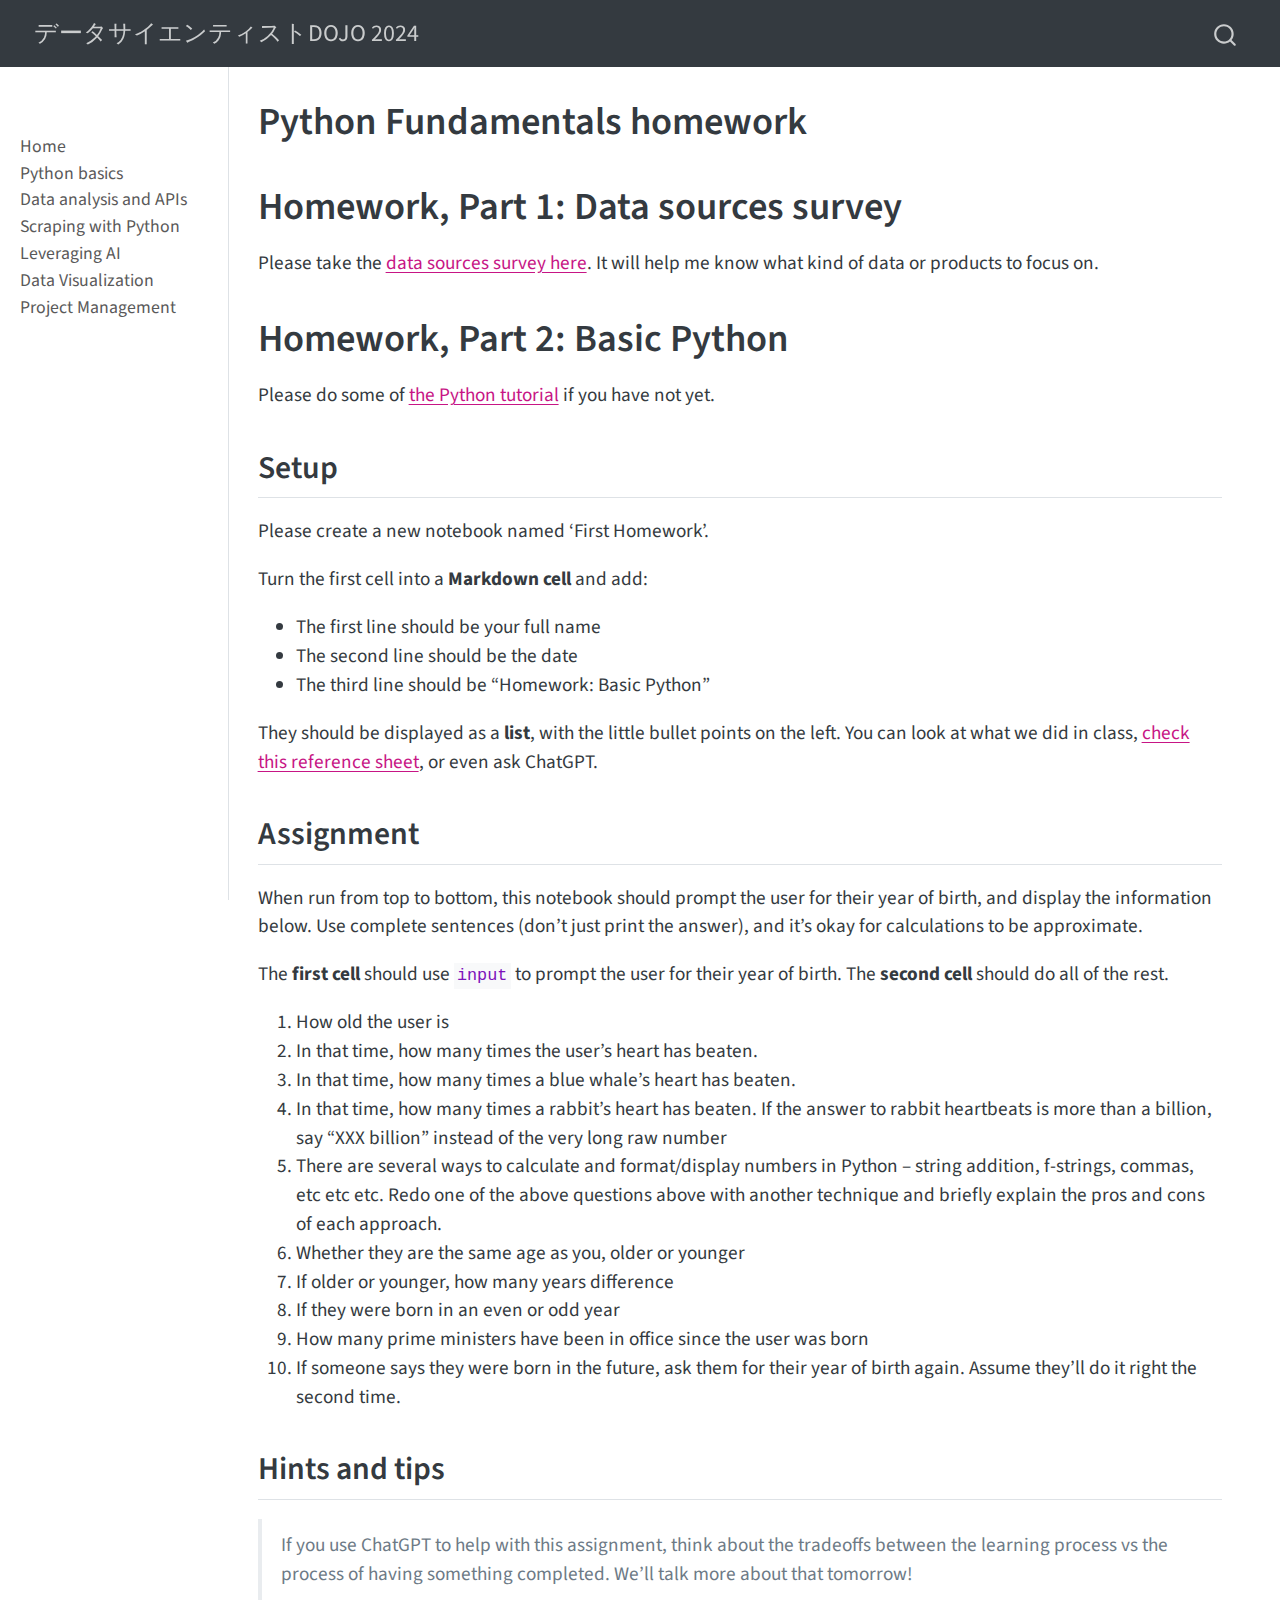
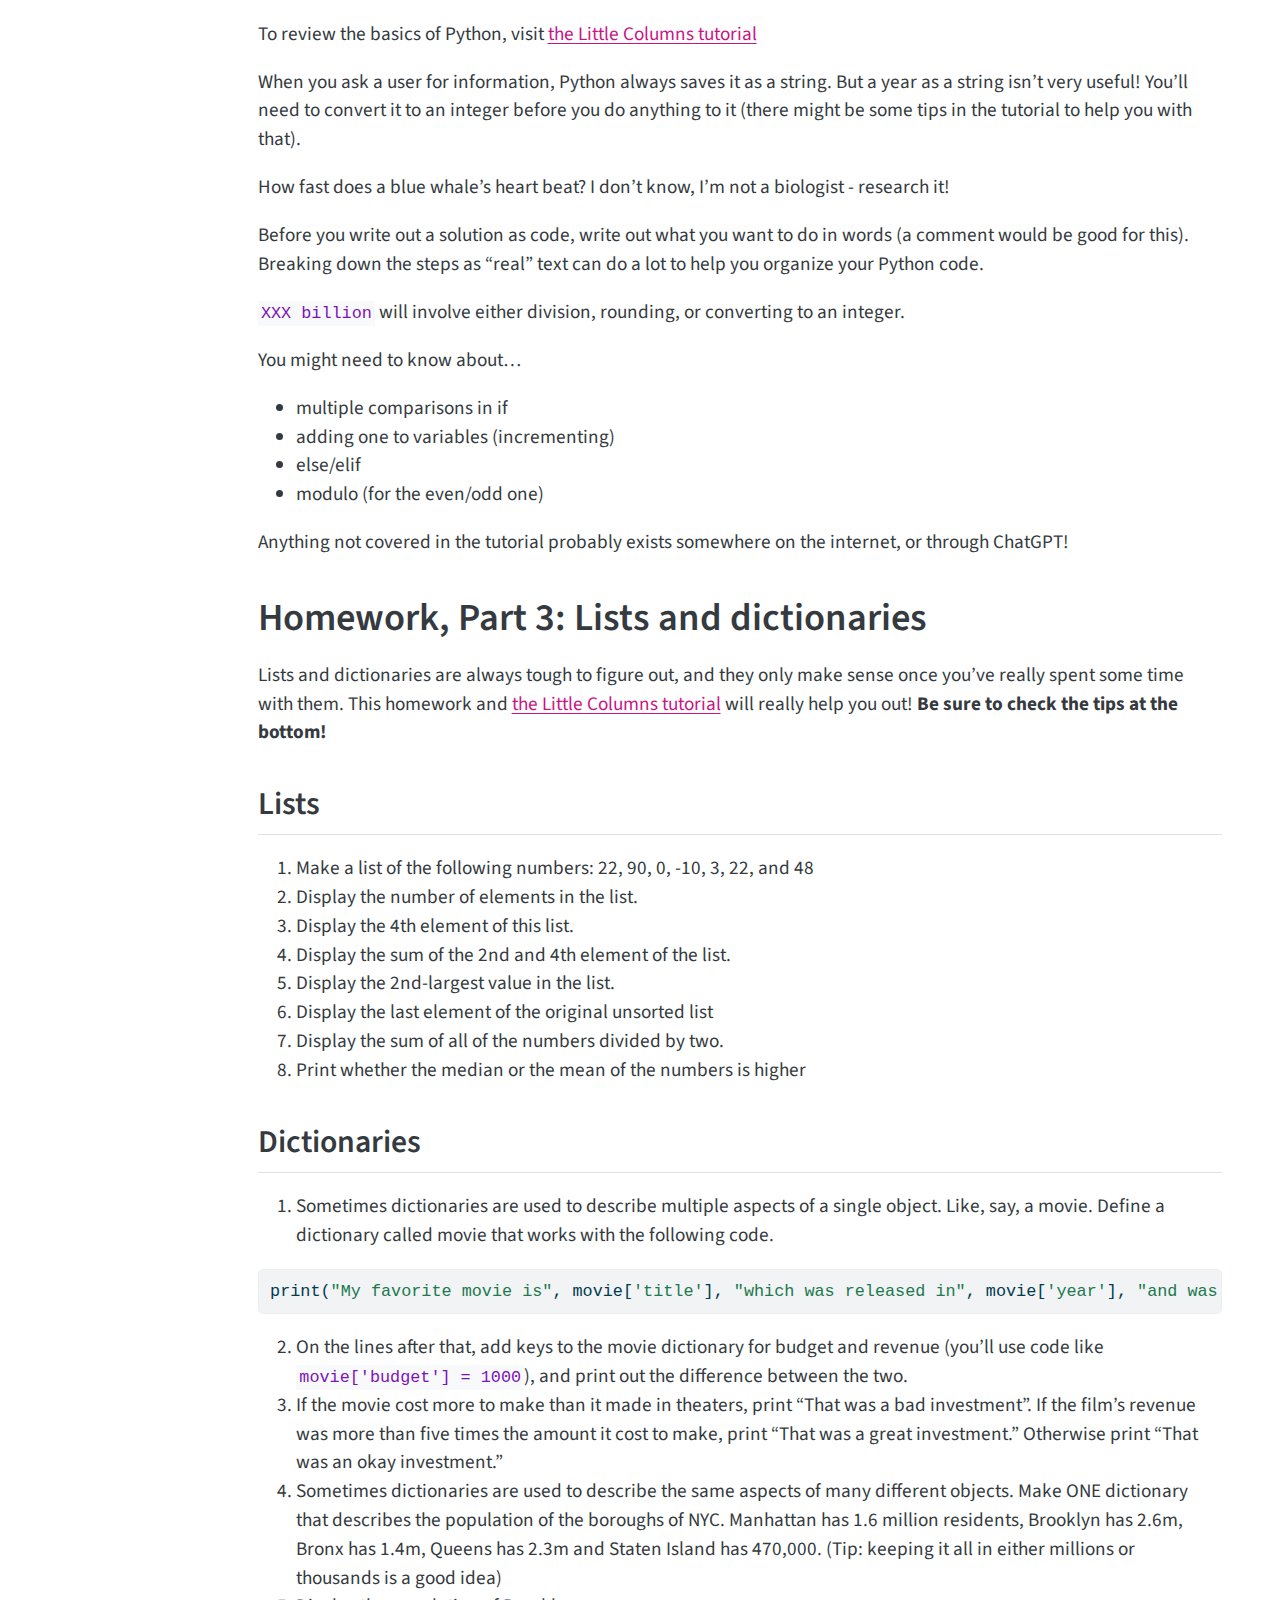
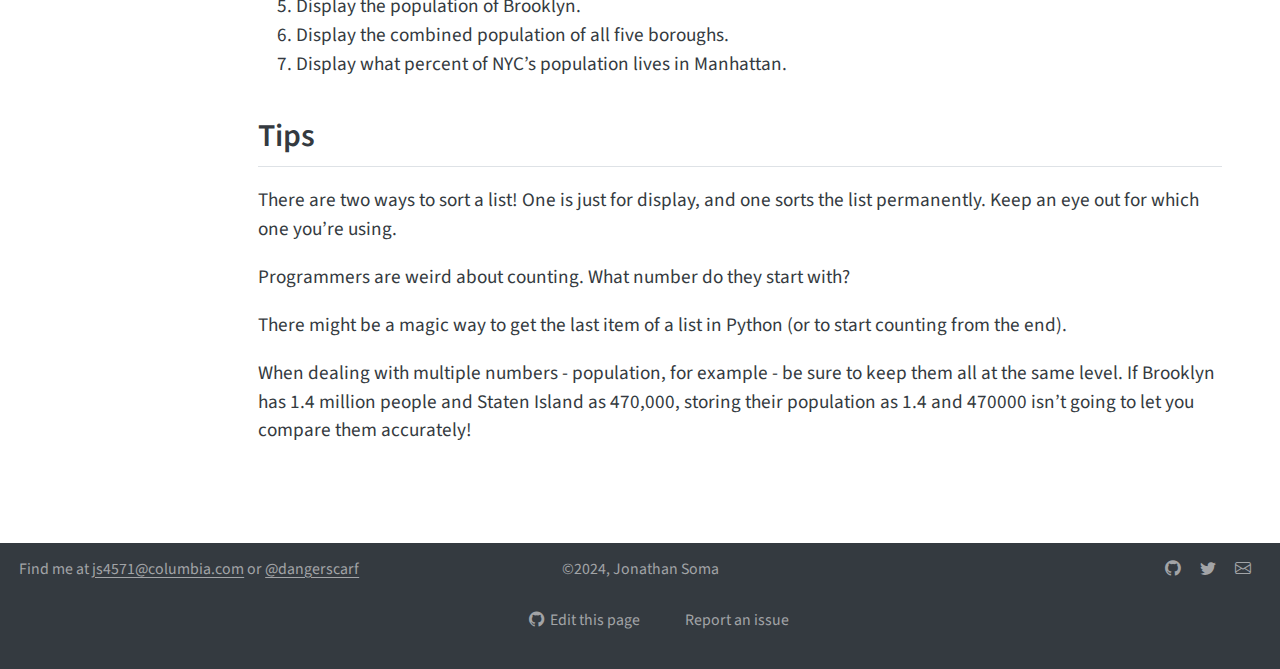
<file: docs/01-python-basics/homework.html>
<!DOCTYPE html>
<html xmlns="http://www.w3.org/1999/xhtml" lang="en" xml:lang="en"><head>

<meta charset="utf-8">
<meta name="generator" content="quarto-1.4.550">

<meta name="viewport" content="width=device-width, initial-scale=1.0, user-scalable=yes">


<title>データサイエンティストDOJO 2024 - Python Fundamentals homework</title>
<style>
code{white-space: pre-wrap;}
span.smallcaps{font-variant: small-caps;}
div.columns{display: flex; gap: min(4vw, 1.5em);}
div.column{flex: auto; overflow-x: auto;}
div.hanging-indent{margin-left: 1.5em; text-indent: -1.5em;}
ul.task-list{list-style: none;}
ul.task-list li input[type="checkbox"] {
  width: 0.8em;
  margin: 0 0.8em 0.2em -1em; /* quarto-specific, see https://github.com/quarto-dev/quarto-cli/issues/4556 */ 
  vertical-align: middle;
}
/* CSS for syntax highlighting */
pre > code.sourceCode { white-space: pre; position: relative; }
pre > code.sourceCode > span { line-height: 1.25; }
pre > code.sourceCode > span:empty { height: 1.2em; }
.sourceCode { overflow: visible; }
code.sourceCode > span { color: inherit; text-decoration: inherit; }
div.sourceCode { margin: 1em 0; }
pre.sourceCode { margin: 0; }
@media screen {
div.sourceCode { overflow: auto; }
}
@media print {
pre > code.sourceCode { white-space: pre-wrap; }
pre > code.sourceCode > span { text-indent: -5em; padding-left: 5em; }
}
pre.numberSource code
  { counter-reset: source-line 0; }
pre.numberSource code > span
  { position: relative; left: -4em; counter-increment: source-line; }
pre.numberSource code > span > a:first-child::before
  { content: counter(source-line);
    position: relative; left: -1em; text-align: right; vertical-align: baseline;
    border: none; display: inline-block;
    -webkit-touch-callout: none; -webkit-user-select: none;
    -khtml-user-select: none; -moz-user-select: none;
    -ms-user-select: none; user-select: none;
    padding: 0 4px; width: 4em;
  }
pre.numberSource { margin-left: 3em;  padding-left: 4px; }
div.sourceCode
  {   }
@media screen {
pre > code.sourceCode > span > a:first-child::before { text-decoration: underline; }
}
</style>


<script src="../site_libs/quarto-nav/quarto-nav.js"></script>
<script src="../site_libs/quarto-nav/headroom.min.js"></script>
<script src="../site_libs/clipboard/clipboard.min.js"></script>
<script src="../site_libs/quarto-search/autocomplete.umd.js"></script>
<script src="../site_libs/quarto-search/fuse.min.js"></script>
<script src="../site_libs/quarto-search/quarto-search.js"></script>
<meta name="quarto:offset" content="../">
<script src="../site_libs/quarto-html/quarto.js"></script>
<script src="../site_libs/quarto-html/popper.min.js"></script>
<script src="../site_libs/quarto-html/tippy.umd.min.js"></script>
<script src="../site_libs/quarto-html/anchor.min.js"></script>
<link href="../site_libs/quarto-html/tippy.css" rel="stylesheet">
<link href="../site_libs/quarto-html/quarto-syntax-highlighting.css" rel="stylesheet" id="quarto-text-highlighting-styles">
<script src="../site_libs/bootstrap/bootstrap.min.js"></script>
<link href="../site_libs/bootstrap/bootstrap-icons.css" rel="stylesheet">
<link href="../site_libs/bootstrap/bootstrap.min.css" rel="stylesheet" id="quarto-bootstrap" data-mode="light">
<script id="quarto-search-options" type="application/json">{
  "location": "navbar",
  "copy-button": false,
  "collapse-after": 3,
  "panel-placement": "end",
  "type": "overlay",
  "limit": 50,
  "keyboard-shortcut": [
    "f",
    "/",
    "s"
  ],
  "show-item-context": false,
  "language": {
    "search-no-results-text": "No results",
    "search-matching-documents-text": "matching documents",
    "search-copy-link-title": "Copy link to search",
    "search-hide-matches-text": "Hide additional matches",
    "search-more-match-text": "more match in this document",
    "search-more-matches-text": "more matches in this document",
    "search-clear-button-title": "Clear",
    "search-text-placeholder": "",
    "search-detached-cancel-button-title": "Cancel",
    "search-submit-button-title": "Submit",
    "search-label": "Search"
  }
}</script>


<link rel="stylesheet" href="../static/style.css">
<meta name="twitter:title" content="データサイエンティストDOJO 2024 - Python Fundamentals homework">
<meta name="twitter:description" content="">
<meta name="twitter:creator" content="@dangerscarf">
<meta name="twitter:card" content="summary">
</head>

<body class="nav-sidebar docked nav-fixed fullcontent">

<div id="quarto-search-results"></div>
  <header id="quarto-header" class="headroom fixed-top">
    <nav class="navbar navbar-expand-lg " data-bs-theme="dark">
      <div class="navbar-container container-fluid">
      <div class="navbar-brand-container mx-auto">
    <a class="navbar-brand" href="../index.html">
    <span class="navbar-title">データサイエンティストDOJO 2024</span>
    </a>
  </div>
        <div class="quarto-navbar-tools">
</div>
          <div id="quarto-search" class="" title="Search"></div>
      </div> <!-- /container-fluid -->
    </nav>
  <nav class="quarto-secondary-nav">
    <div class="container-fluid d-flex">
      <button type="button" class="quarto-btn-toggle btn" data-bs-toggle="collapse" data-bs-target=".quarto-sidebar-collapse-item" aria-controls="quarto-sidebar" aria-expanded="false" aria-label="Toggle sidebar navigation" onclick="if (window.quartoToggleHeadroom) { window.quartoToggleHeadroom(); }">
        <i class="bi bi-layout-text-sidebar-reverse"></i>
      </button>
        <nav class="quarto-page-breadcrumbs" aria-label="breadcrumb"><ol class="breadcrumb"><li class="breadcrumb-item">Python Fundamentals homework</li></ol></nav>
        <a class="flex-grow-1" role="button" data-bs-toggle="collapse" data-bs-target=".quarto-sidebar-collapse-item" aria-controls="quarto-sidebar" aria-expanded="false" aria-label="Toggle sidebar navigation" onclick="if (window.quartoToggleHeadroom) { window.quartoToggleHeadroom(); }">      
        </a>
      <button type="button" class="btn quarto-search-button" aria-label="" onclick="window.quartoOpenSearch();">
        <i class="bi bi-search"></i>
      </button>
    </div>
  </nav>
</header>
<!-- content -->
<div id="quarto-content" class="quarto-container page-columns page-rows-contents page-layout-article page-navbar">
<!-- sidebar -->
  <nav id="quarto-sidebar" class="sidebar collapse collapse-horizontal quarto-sidebar-collapse-item sidebar-navigation docked overflow-auto">
        <div class="mt-2 flex-shrink-0 align-items-center">
        <div class="sidebar-search">
        <div id="quarto-search" class="" title="Search"></div>
        </div>
        </div>
    <div class="sidebar-menu-container"> 
    <ul class="list-unstyled mt-1">
        <li class="sidebar-item">
  <div class="sidebar-item-container"> 
  <a href="../index.html" class="sidebar-item-text sidebar-link">
 <span class="menu-text">Home</span></a>
  </div>
</li>
        <li class="sidebar-item">
  <div class="sidebar-item-container"> 
  <a href="../basics.html" class="sidebar-item-text sidebar-link">
 <span class="menu-text">Python basics</span></a>
  </div>
</li>
        <li class="sidebar-item">
  <div class="sidebar-item-container"> 
  <a href="../pandas-and-apis.html" class="sidebar-item-text sidebar-link">
 <span class="menu-text">Data analysis and APIs</span></a>
  </div>
</li>
        <li class="sidebar-item">
  <div class="sidebar-item-container"> 
  <a href="../scraping.html" class="sidebar-item-text sidebar-link">
 <span class="menu-text">Scraping with Python</span></a>
  </div>
</li>
        <li class="sidebar-item">
  <div class="sidebar-item-container"> 
  <a href="../ai.html" class="sidebar-item-text sidebar-link">
 <span class="menu-text">Leveraging AI</span></a>
  </div>
</li>
        <li class="sidebar-item">
  <div class="sidebar-item-container"> 
  <a href="../data-visualization.html" class="sidebar-item-text sidebar-link">
 <span class="menu-text">Data Visualization</span></a>
  </div>
</li>
        <li class="sidebar-item">
  <div class="sidebar-item-container"> 
  <a href="../project-mgmt.html" class="sidebar-item-text sidebar-link">
 <span class="menu-text">Project Management</span></a>
  </div>
</li>
    </ul>
    </div>
</nav>
<div id="quarto-sidebar-glass" class="quarto-sidebar-collapse-item" data-bs-toggle="collapse" data-bs-target=".quarto-sidebar-collapse-item"></div>
<!-- margin-sidebar -->
    
<!-- main -->
<main class="content" id="quarto-document-content">

<header id="title-block-header" class="quarto-title-block default">
<div class="quarto-title">
<h1 class="title">Python Fundamentals homework</h1>
</div>



<div class="quarto-title-meta">

    
  
    
  </div>
  


</header>


<section id="homework-part-1-data-sources-survey" class="level1">
<h1>Homework, Part 1: Data sources survey</h1>
<p>Please take the <a href="https://docs.google.com/forms/d/e/1FAIpQLSeESNZJkuUXLg2W7Uf-FROW1VCZflwMGr3Dib8yPT4rvLWoSw/viewform?usp=sf_link">data sources survey here</a>. It will help me know what kind of data or products to focus on.</p>
</section>
<section id="homework-part-2-basic-python" class="level1">
<h1>Homework, Part 2: Basic Python</h1>
<p>Please do some of <a href="https://littlecolumns.com/learn/python">the Python tutorial</a> if you have not yet.</p>
<section id="setup" class="level2">
<h2 class="anchored" data-anchor-id="setup">Setup</h2>
<p>Please create a new notebook named ‘First Homework’.</p>
<p>Turn the first cell into a <strong>Markdown cell</strong> and add:</p>
<ul>
<li>The first line should be your full name</li>
<li>The second line should be the date</li>
<li>The third line should be “Homework: Basic Python”</li>
</ul>
<p>They should be displayed as a <strong>list</strong>, with the little bullet points on the left. You can look at what we did in class, <a href="https://www.markdownguide.org/basic-syntax/">check this reference sheet</a>, or even ask ChatGPT.</p>
</section>
<section id="assignment" class="level2">
<h2 class="anchored" data-anchor-id="assignment">Assignment</h2>
<p>When run from top to bottom, this notebook should prompt the user for their year of birth, and display the information below. Use complete sentences (don’t just print the answer), and it’s okay for calculations to be approximate.</p>
<p>The <strong>first cell</strong> should use <code>input</code> to prompt the user for their year of birth. The <strong>second cell</strong> should do all of the rest.</p>
<ol type="1">
<li>How old the user is</li>
<li>In that time, how many times the user’s heart has beaten.</li>
<li>In that time, how many times a blue whale’s heart has beaten.</li>
<li>In that time, how many times a rabbit’s heart has beaten. If the answer to rabbit heartbeats is more than a billion, say “XXX billion” instead of the very long raw number</li>
<li>There are several ways to calculate and format/display numbers in Python – string addition, f-strings, commas, etc etc etc. Redo one of the above questions above with another technique and briefly explain the pros and cons of each approach.</li>
<li>Whether they are the same age as you, older or younger</li>
<li>If older or younger, how many years difference</li>
<li>If they were born in an even or odd year</li>
<li>How many prime ministers have been in office since the user was born</li>
<li>If someone says they were born in the future, ask them for their year of birth again. Assume they’ll do it right the second time.</li>
</ol>
</section>
<section id="hints-and-tips" class="level2">
<h2 class="anchored" data-anchor-id="hints-and-tips">Hints and tips</h2>
<blockquote class="blockquote">
<p>If you use ChatGPT to help with this assignment, think about the tradeoffs between the learning process vs the process of having something completed. We’ll talk more about that tomorrow!</p>
</blockquote>
<p>To review the basics of Python, visit <a href="https://littlecolumns.com/learn/python">the Little Columns tutorial</a></p>
<p>When you ask a user for information, Python always saves it as a string. But a year as a string isn’t very useful! You’ll need to convert it to an integer before you do anything to it (there might be some tips in the tutorial to help you with that).</p>
<p>How fast does a blue whale’s heart beat? I don’t know, I’m not a biologist - research it!</p>
<p>Before you write out a solution as code, write out what you want to do in words (a comment would be good for this). Breaking down the steps as “real” text can do a lot to help you organize your Python code.</p>
<p><code>XXX billion</code> will involve either division, rounding, or converting to an integer.</p>
<p>You might need to know about…</p>
<ul>
<li>multiple comparisons in if</li>
<li>adding one to variables (incrementing)</li>
<li>else/elif</li>
<li>modulo (for the even/odd one)</li>
</ul>
<p>Anything not covered in the tutorial probably exists somewhere on the internet, or through ChatGPT!</p>
</section>
</section>
<section id="homework-part-3-lists-and-dictionaries" class="level1">
<h1>Homework, Part 3: Lists and dictionaries</h1>
<p>Lists and dictionaries are always tough to figure out, and they only make sense once you’ve really spent some time with them. This homework and <a href="https://littlecolumns.com/learn/python">the Little Columns tutorial</a> will really help you out! <strong>Be sure to check the tips at the bottom!</strong></p>
<section id="lists" class="level2">
<h2 class="anchored" data-anchor-id="lists">Lists</h2>
<ol type="1">
<li>Make a list of the following numbers: 22, 90, 0, -10, 3, 22, and 48</li>
<li>Display the number of elements in the list.</li>
<li>Display the 4th element of this list.</li>
<li>Display the sum of the 2nd and 4th element of the list.</li>
<li>Display the 2nd-largest value in the list.</li>
<li>Display the last element of the original unsorted list</li>
<li>Display the sum of all of the numbers divided by two.</li>
<li>Print whether the median or the mean of the numbers is higher</li>
</ol>
</section>
<section id="dictionaries" class="level2">
<h2 class="anchored" data-anchor-id="dictionaries">Dictionaries</h2>
<ol type="1">
<li>Sometimes dictionaries are used to describe multiple aspects of a single object. Like, say, a movie. Define a dictionary called movie that works with the following code.</li>
</ol>
<div class="sourceCode" id="cb1"><pre class="sourceCode py code-with-copy"><code class="sourceCode python"><span id="cb1-1"><a href="#cb1-1" aria-hidden="true" tabindex="-1"></a><span class="bu">print</span>(<span class="st">"My favorite movie is"</span>, movie[<span class="st">'title'</span>], <span class="st">"which was released in"</span>, movie[<span class="st">'year'</span>], <span class="st">"and was directed by"</span>, movie[<span class="st">'director'</span>])</span></code><button title="Copy to Clipboard" class="code-copy-button"><i class="bi"></i></button></pre></div>
<ol start="2" type="1">
<li>On the lines after that, add keys to the movie dictionary for budget and revenue (you’ll use code like <code>movie['budget'] = 1000</code>), and print out the difference between the two.</li>
<li>If the movie cost more to make than it made in theaters, print “That was a bad investment”. If the film’s revenue was more than five times the amount it cost to make, print “That was a great investment.” Otherwise print “That was an okay investment.”</li>
<li>Sometimes dictionaries are used to describe the same aspects of many different objects. Make ONE dictionary that describes the population of the boroughs of NYC. Manhattan has 1.6 million residents, Brooklyn has 2.6m, Bronx has 1.4m, Queens has 2.3m and Staten Island has 470,000. (Tip: keeping it all in either millions or thousands is a good idea)</li>
<li>Display the population of Brooklyn.</li>
<li>Display the combined population of all five boroughs.</li>
<li>Display what percent of NYC’s population lives in Manhattan.</li>
</ol>
</section>
<section id="tips" class="level2">
<h2 class="anchored" data-anchor-id="tips">Tips</h2>
<p>There are two ways to sort a list! One is just for display, and one sorts the list permanently. Keep an eye out for which one you’re using.</p>
<p>Programmers are weird about counting. What number do they start with?</p>
<p>There might be a magic way to get the last item of a list in Python (or to start counting from the end).</p>
<p>When dealing with multiple numbers - population, for example - be sure to keep them all at the same level. If Brooklyn has 1.4 million people and Staten Island as 470,000, storing their population as 1.4 and 470000 isn’t going to let you compare them accurately!</p>


</section>
</section>

</main> <!-- /main -->
<script id="quarto-html-after-body" type="application/javascript">
window.document.addEventListener("DOMContentLoaded", function (event) {
  const toggleBodyColorMode = (bsSheetEl) => {
    const mode = bsSheetEl.getAttribute("data-mode");
    const bodyEl = window.document.querySelector("body");
    if (mode === "dark") {
      bodyEl.classList.add("quarto-dark");
      bodyEl.classList.remove("quarto-light");
    } else {
      bodyEl.classList.add("quarto-light");
      bodyEl.classList.remove("quarto-dark");
    }
  }
  const toggleBodyColorPrimary = () => {
    const bsSheetEl = window.document.querySelector("link#quarto-bootstrap");
    if (bsSheetEl) {
      toggleBodyColorMode(bsSheetEl);
    }
  }
  toggleBodyColorPrimary();  
  const icon = "";
  const anchorJS = new window.AnchorJS();
  anchorJS.options = {
    placement: 'right',
    icon: icon
  };
  anchorJS.add('.anchored');
  const isCodeAnnotation = (el) => {
    for (const clz of el.classList) {
      if (clz.startsWith('code-annotation-')) {                     
        return true;
      }
    }
    return false;
  }
  const clipboard = new window.ClipboardJS('.code-copy-button', {
    text: function(trigger) {
      const codeEl = trigger.previousElementSibling.cloneNode(true);
      for (const childEl of codeEl.children) {
        if (isCodeAnnotation(childEl)) {
          childEl.remove();
        }
      }
      return codeEl.innerText;
    }
  });
  clipboard.on('success', function(e) {
    // button target
    const button = e.trigger;
    // don't keep focus
    button.blur();
    // flash "checked"
    button.classList.add('code-copy-button-checked');
    var currentTitle = button.getAttribute("title");
    button.setAttribute("title", "Copied!");
    let tooltip;
    if (window.bootstrap) {
      button.setAttribute("data-bs-toggle", "tooltip");
      button.setAttribute("data-bs-placement", "left");
      button.setAttribute("data-bs-title", "Copied!");
      tooltip = new bootstrap.Tooltip(button, 
        { trigger: "manual", 
          customClass: "code-copy-button-tooltip",
          offset: [0, -8]});
      tooltip.show();    
    }
    setTimeout(function() {
      if (tooltip) {
        tooltip.hide();
        button.removeAttribute("data-bs-title");
        button.removeAttribute("data-bs-toggle");
        button.removeAttribute("data-bs-placement");
      }
      button.setAttribute("title", currentTitle);
      button.classList.remove('code-copy-button-checked');
    }, 1000);
    // clear code selection
    e.clearSelection();
  });
  function tippyHover(el, contentFn, onTriggerFn, onUntriggerFn) {
    const config = {
      allowHTML: true,
      maxWidth: 500,
      delay: 100,
      arrow: false,
      appendTo: function(el) {
          return el.parentElement;
      },
      interactive: true,
      interactiveBorder: 10,
      theme: 'quarto',
      placement: 'bottom-start',
    };
    if (contentFn) {
      config.content = contentFn;
    }
    if (onTriggerFn) {
      config.onTrigger = onTriggerFn;
    }
    if (onUntriggerFn) {
      config.onUntrigger = onUntriggerFn;
    }
    window.tippy(el, config); 
  }
  const noterefs = window.document.querySelectorAll('a[role="doc-noteref"]');
  for (var i=0; i<noterefs.length; i++) {
    const ref = noterefs[i];
    tippyHover(ref, function() {
      // use id or data attribute instead here
      let href = ref.getAttribute('data-footnote-href') || ref.getAttribute('href');
      try { href = new URL(href).hash; } catch {}
      const id = href.replace(/^#\/?/, "");
      const note = window.document.getElementById(id);
      return note.innerHTML;
    });
  }
  const xrefs = window.document.querySelectorAll('a.quarto-xref');
  const processXRef = (id, note) => {
    // Strip column container classes
    const stripColumnClz = (el) => {
      el.classList.remove("page-full", "page-columns");
      if (el.children) {
        for (const child of el.children) {
          stripColumnClz(child);
        }
      }
    }
    stripColumnClz(note)
    if (id === null || id.startsWith('sec-')) {
      // Special case sections, only their first couple elements
      const container = document.createElement("div");
      if (note.children && note.children.length > 2) {
        container.appendChild(note.children[0].cloneNode(true));
        for (let i = 1; i < note.children.length; i++) {
          const child = note.children[i];
          if (child.tagName === "P" && child.innerText === "") {
            continue;
          } else {
            container.appendChild(child.cloneNode(true));
            break;
          }
        }
        if (window.Quarto?.typesetMath) {
          window.Quarto.typesetMath(container);
        }
        return container.innerHTML
      } else {
        if (window.Quarto?.typesetMath) {
          window.Quarto.typesetMath(note);
        }
        return note.innerHTML;
      }
    } else {
      // Remove any anchor links if they are present
      const anchorLink = note.querySelector('a.anchorjs-link');
      if (anchorLink) {
        anchorLink.remove();
      }
      if (window.Quarto?.typesetMath) {
        window.Quarto.typesetMath(note);
      }
      // TODO in 1.5, we should make sure this works without a callout special case
      if (note.classList.contains("callout")) {
        return note.outerHTML;
      } else {
        return note.innerHTML;
      }
    }
  }
  for (var i=0; i<xrefs.length; i++) {
    const xref = xrefs[i];
    tippyHover(xref, undefined, function(instance) {
      instance.disable();
      let url = xref.getAttribute('href');
      let hash = undefined; 
      if (url.startsWith('#')) {
        hash = url;
      } else {
        try { hash = new URL(url).hash; } catch {}
      }
      if (hash) {
        const id = hash.replace(/^#\/?/, "");
        const note = window.document.getElementById(id);
        if (note !== null) {
          try {
            const html = processXRef(id, note.cloneNode(true));
            instance.setContent(html);
          } finally {
            instance.enable();
            instance.show();
          }
        } else {
          // See if we can fetch this
          fetch(url.split('#')[0])
          .then(res => res.text())
          .then(html => {
            const parser = new DOMParser();
            const htmlDoc = parser.parseFromString(html, "text/html");
            const note = htmlDoc.getElementById(id);
            if (note !== null) {
              const html = processXRef(id, note);
              instance.setContent(html);
            } 
          }).finally(() => {
            instance.enable();
            instance.show();
          });
        }
      } else {
        // See if we can fetch a full url (with no hash to target)
        // This is a special case and we should probably do some content thinning / targeting
        fetch(url)
        .then(res => res.text())
        .then(html => {
          const parser = new DOMParser();
          const htmlDoc = parser.parseFromString(html, "text/html");
          const note = htmlDoc.querySelector('main.content');
          if (note !== null) {
            // This should only happen for chapter cross references
            // (since there is no id in the URL)
            // remove the first header
            if (note.children.length > 0 && note.children[0].tagName === "HEADER") {
              note.children[0].remove();
            }
            const html = processXRef(null, note);
            instance.setContent(html);
          } 
        }).finally(() => {
          instance.enable();
          instance.show();
        });
      }
    }, function(instance) {
    });
  }
      let selectedAnnoteEl;
      const selectorForAnnotation = ( cell, annotation) => {
        let cellAttr = 'data-code-cell="' + cell + '"';
        let lineAttr = 'data-code-annotation="' +  annotation + '"';
        const selector = 'span[' + cellAttr + '][' + lineAttr + ']';
        return selector;
      }
      const selectCodeLines = (annoteEl) => {
        const doc = window.document;
        const targetCell = annoteEl.getAttribute("data-target-cell");
        const targetAnnotation = annoteEl.getAttribute("data-target-annotation");
        const annoteSpan = window.document.querySelector(selectorForAnnotation(targetCell, targetAnnotation));
        const lines = annoteSpan.getAttribute("data-code-lines").split(",");
        const lineIds = lines.map((line) => {
          return targetCell + "-" + line;
        })
        let top = null;
        let height = null;
        let parent = null;
        if (lineIds.length > 0) {
            //compute the position of the single el (top and bottom and make a div)
            const el = window.document.getElementById(lineIds[0]);
            top = el.offsetTop;
            height = el.offsetHeight;
            parent = el.parentElement.parentElement;
          if (lineIds.length > 1) {
            const lastEl = window.document.getElementById(lineIds[lineIds.length - 1]);
            const bottom = lastEl.offsetTop + lastEl.offsetHeight;
            height = bottom - top;
          }
          if (top !== null && height !== null && parent !== null) {
            // cook up a div (if necessary) and position it 
            let div = window.document.getElementById("code-annotation-line-highlight");
            if (div === null) {
              div = window.document.createElement("div");
              div.setAttribute("id", "code-annotation-line-highlight");
              div.style.position = 'absolute';
              parent.appendChild(div);
            }
            div.style.top = top - 2 + "px";
            div.style.height = height + 4 + "px";
            div.style.left = 0;
            let gutterDiv = window.document.getElementById("code-annotation-line-highlight-gutter");
            if (gutterDiv === null) {
              gutterDiv = window.document.createElement("div");
              gutterDiv.setAttribute("id", "code-annotation-line-highlight-gutter");
              gutterDiv.style.position = 'absolute';
              const codeCell = window.document.getElementById(targetCell);
              const gutter = codeCell.querySelector('.code-annotation-gutter');
              gutter.appendChild(gutterDiv);
            }
            gutterDiv.style.top = top - 2 + "px";
            gutterDiv.style.height = height + 4 + "px";
          }
          selectedAnnoteEl = annoteEl;
        }
      };
      const unselectCodeLines = () => {
        const elementsIds = ["code-annotation-line-highlight", "code-annotation-line-highlight-gutter"];
        elementsIds.forEach((elId) => {
          const div = window.document.getElementById(elId);
          if (div) {
            div.remove();
          }
        });
        selectedAnnoteEl = undefined;
      };
        // Handle positioning of the toggle
    window.addEventListener(
      "resize",
      throttle(() => {
        elRect = undefined;
        if (selectedAnnoteEl) {
          selectCodeLines(selectedAnnoteEl);
        }
      }, 10)
    );
    function throttle(fn, ms) {
    let throttle = false;
    let timer;
      return (...args) => {
        if(!throttle) { // first call gets through
            fn.apply(this, args);
            throttle = true;
        } else { // all the others get throttled
            if(timer) clearTimeout(timer); // cancel #2
            timer = setTimeout(() => {
              fn.apply(this, args);
              timer = throttle = false;
            }, ms);
        }
      };
    }
      // Attach click handler to the DT
      const annoteDls = window.document.querySelectorAll('dt[data-target-cell]');
      for (const annoteDlNode of annoteDls) {
        annoteDlNode.addEventListener('click', (event) => {
          const clickedEl = event.target;
          if (clickedEl !== selectedAnnoteEl) {
            unselectCodeLines();
            const activeEl = window.document.querySelector('dt[data-target-cell].code-annotation-active');
            if (activeEl) {
              activeEl.classList.remove('code-annotation-active');
            }
            selectCodeLines(clickedEl);
            clickedEl.classList.add('code-annotation-active');
          } else {
            // Unselect the line
            unselectCodeLines();
            clickedEl.classList.remove('code-annotation-active');
          }
        });
      }
  const findCites = (el) => {
    const parentEl = el.parentElement;
    if (parentEl) {
      const cites = parentEl.dataset.cites;
      if (cites) {
        return {
          el,
          cites: cites.split(' ')
        };
      } else {
        return findCites(el.parentElement)
      }
    } else {
      return undefined;
    }
  };
  var bibliorefs = window.document.querySelectorAll('a[role="doc-biblioref"]');
  for (var i=0; i<bibliorefs.length; i++) {
    const ref = bibliorefs[i];
    const citeInfo = findCites(ref);
    if (citeInfo) {
      tippyHover(citeInfo.el, function() {
        var popup = window.document.createElement('div');
        citeInfo.cites.forEach(function(cite) {
          var citeDiv = window.document.createElement('div');
          citeDiv.classList.add('hanging-indent');
          citeDiv.classList.add('csl-entry');
          var biblioDiv = window.document.getElementById('ref-' + cite);
          if (biblioDiv) {
            citeDiv.innerHTML = biblioDiv.innerHTML;
          }
          popup.appendChild(citeDiv);
        });
        return popup.innerHTML;
      });
    }
  }
});
</script>
</div> <!-- /content -->
<footer class="footer">
  <div class="nav-footer">
    <div class="nav-footer-left">
<p>Find me at <a href="mailto:js4571@columbia.com">js4571@columbia.com</a> or <a href="https://twitter.com/dangerscarf"><span class="citation" data-cites="dangerscarf">@dangerscarf</span></a></p>
</div>   
    <div class="nav-footer-center">
<p>©2024, Jonathan Soma</p>
<div class="toc-actions"><ul><li><a href="https://github.com/jsoma/2024-dojo/edit/main/01-python-basics/homework.qmd" class="toc-action"><i class="bi bi-github"></i>Edit this page</a></li><li><a href="https://github.com/jsoma/2024-dojo/issues/new" class="toc-action"><i class="bi empty"></i>Report an issue</a></li></ul></div></div>
    <div class="nav-footer-right">
      <ul class="footer-items list-unstyled">
    <li class="nav-item compact">
    <a class="nav-link" href="https://github.com/jsoma">
      <i class="bi bi-github" role="img">
</i> 
    </a>
  </li>  
    <li class="nav-item compact">
    <a class="nav-link" href="https://twitter.com/dangerscarf">
      <i class="bi bi-twitter" role="img">
</i> 
    </a>
  </li>  
    <li class="nav-item compact">
    <a class="nav-link" href="mailto:js4571@columbia.edu">
      <i class="bi bi-envelope" role="img">
</i> 
    </a>
  </li>  
</ul>
    </div>
  </div>
</footer>




</body></html>
</file>
<file: docs/site_libs/quarto-html/tippy.css>
.tippy-box[data-animation=fade][data-state=hidden]{opacity:0}[data-tippy-root]{max-width:calc(100vw - 10px)}.tippy-box{position:relative;background-color:#333;color:#fff;border-radius:4px;font-size:14px;line-height:1.4;white-space:normal;outline:0;transition-property:transform,visibility,opacity}.tippy-box[data-placement^=top]>.tippy-arrow{bottom:0}.tippy-box[data-placement^=top]>.tippy-arrow:before{bottom:-7px;left:0;border-width:8px 8px 0;border-top-color:initial;transform-origin:center top}.tippy-box[data-placement^=bottom]>.tippy-arrow{top:0}.tippy-box[data-placement^=bottom]>.tippy-arrow:before{top:-7px;left:0;border-width:0 8px 8px;border-bottom-color:initial;transform-origin:center bottom}.tippy-box[data-placement^=left]>.tippy-arrow{right:0}.tippy-box[data-placement^=left]>.tippy-arrow:before{border-width:8px 0 8px 8px;border-left-color:initial;right:-7px;transform-origin:center left}.tippy-box[data-placement^=right]>.tippy-arrow{left:0}.tippy-box[data-placement^=right]>.tippy-arrow:before{left:-7px;border-width:8px 8px 8px 0;border-right-color:initial;transform-origin:center right}.tippy-box[data-inertia][data-state=visible]{transition-timing-function:cubic-bezier(.54,1.5,.38,1.11)}.tippy-arrow{width:16px;height:16px;color:#333}.tippy-arrow:before{content:"";position:absolute;border-color:transparent;border-style:solid}.tippy-content{position:relative;padding:5px 9px;z-index:1}
</file>
<file: docs/site_libs/quarto-html/quarto-syntax-highlighting.css>
/* quarto syntax highlight colors */
:root {
  --quarto-hl-ot-color: #003B4F;
  --quarto-hl-at-color: #657422;
  --quarto-hl-ss-color: #20794D;
  --quarto-hl-an-color: #5E5E5E;
  --quarto-hl-fu-color: #4758AB;
  --quarto-hl-st-color: #20794D;
  --quarto-hl-cf-color: #003B4F;
  --quarto-hl-op-color: #5E5E5E;
  --quarto-hl-er-color: #AD0000;
  --quarto-hl-bn-color: #AD0000;
  --quarto-hl-al-color: #AD0000;
  --quarto-hl-va-color: #111111;
  --quarto-hl-bu-color: inherit;
  --quarto-hl-ex-color: inherit;
  --quarto-hl-pp-color: #AD0000;
  --quarto-hl-in-color: #5E5E5E;
  --quarto-hl-vs-color: #20794D;
  --quarto-hl-wa-color: #5E5E5E;
  --quarto-hl-do-color: #5E5E5E;
  --quarto-hl-im-color: #00769E;
  --quarto-hl-ch-color: #20794D;
  --quarto-hl-dt-color: #AD0000;
  --quarto-hl-fl-color: #AD0000;
  --quarto-hl-co-color: #5E5E5E;
  --quarto-hl-cv-color: #5E5E5E;
  --quarto-hl-cn-color: #8f5902;
  --quarto-hl-sc-color: #5E5E5E;
  --quarto-hl-dv-color: #AD0000;
  --quarto-hl-kw-color: #003B4F;
}

/* other quarto variables */
:root {
  --quarto-font-monospace: SFMono-Regular, Menlo, Monaco, Consolas, "Liberation Mono", "Courier New", monospace;
}

pre > code.sourceCode > span {
  color: #003B4F;
}

code span {
  color: #003B4F;
}

code.sourceCode > span {
  color: #003B4F;
}

div.sourceCode,
div.sourceCode pre.sourceCode {
  color: #003B4F;
}

code span.ot {
  color: #003B4F;
  font-style: inherit;
}

code span.at {
  color: #657422;
  font-style: inherit;
}

code span.ss {
  color: #20794D;
  font-style: inherit;
}

code span.an {
  color: #5E5E5E;
  font-style: inherit;
}

code span.fu {
  color: #4758AB;
  font-style: inherit;
}

code span.st {
  color: #20794D;
  font-style: inherit;
}

code span.cf {
  color: #003B4F;
  font-style: inherit;
}

code span.op {
  color: #5E5E5E;
  font-style: inherit;
}

code span.er {
  color: #AD0000;
  font-style: inherit;
}

code span.bn {
  color: #AD0000;
  font-style: inherit;
}

code span.al {
  color: #AD0000;
  font-style: inherit;
}

code span.va {
  color: #111111;
  font-style: inherit;
}

code span.bu {
  font-style: inherit;
}

code span.ex {
  font-style: inherit;
}

code span.pp {
  color: #AD0000;
  font-style: inherit;
}

code span.in {
  color: #5E5E5E;
  font-style: inherit;
}

code span.vs {
  color: #20794D;
  font-style: inherit;
}

code span.wa {
  color: #5E5E5E;
  font-style: italic;
}

code span.do {
  color: #5E5E5E;
  font-style: italic;
}

code span.im {
  color: #00769E;
  font-style: inherit;
}

code span.ch {
  color: #20794D;
  font-style: inherit;
}

code span.dt {
  color: #AD0000;
  font-style: inherit;
}

code span.fl {
  color: #AD0000;
  font-style: inherit;
}

code span.co {
  color: #5E5E5E;
  font-style: inherit;
}

code span.cv {
  color: #5E5E5E;
  font-style: italic;
}

code span.cn {
  color: #8f5902;
  font-style: inherit;
}

code span.sc {
  color: #5E5E5E;
  font-style: inherit;
}

code span.dv {
  color: #AD0000;
  font-style: inherit;
}

code span.kw {
  color: #003B4F;
  font-style: inherit;
}

.prevent-inlining {
  content: "</";
}

/*# sourceMappingURL=debc5d5d77c3f9108843748ff7464032.css.map */
</file>
<file: docs/static/style.css>
div.cell-output.cell-output-stdout pre {
    background: #ffe3e3;
    padding: 0.4em;
}

video {
    max-width: 100%;
}

img.img-fluid {
    max-width: 80%;
    display: block;
    margin: 0 auto;
}

figcaption {
    text-align: center;
    font-style: normal;
    font-size: 0.8em;
}

pre.prompt {
    background: #ffe3e3;
    font-family: var(--bs-body-font-family);
    font-style: italic;
    padding: 0.6em 0.75em;
    font-size: 1em;
    white-space: pre-wrap;
}
</file>
